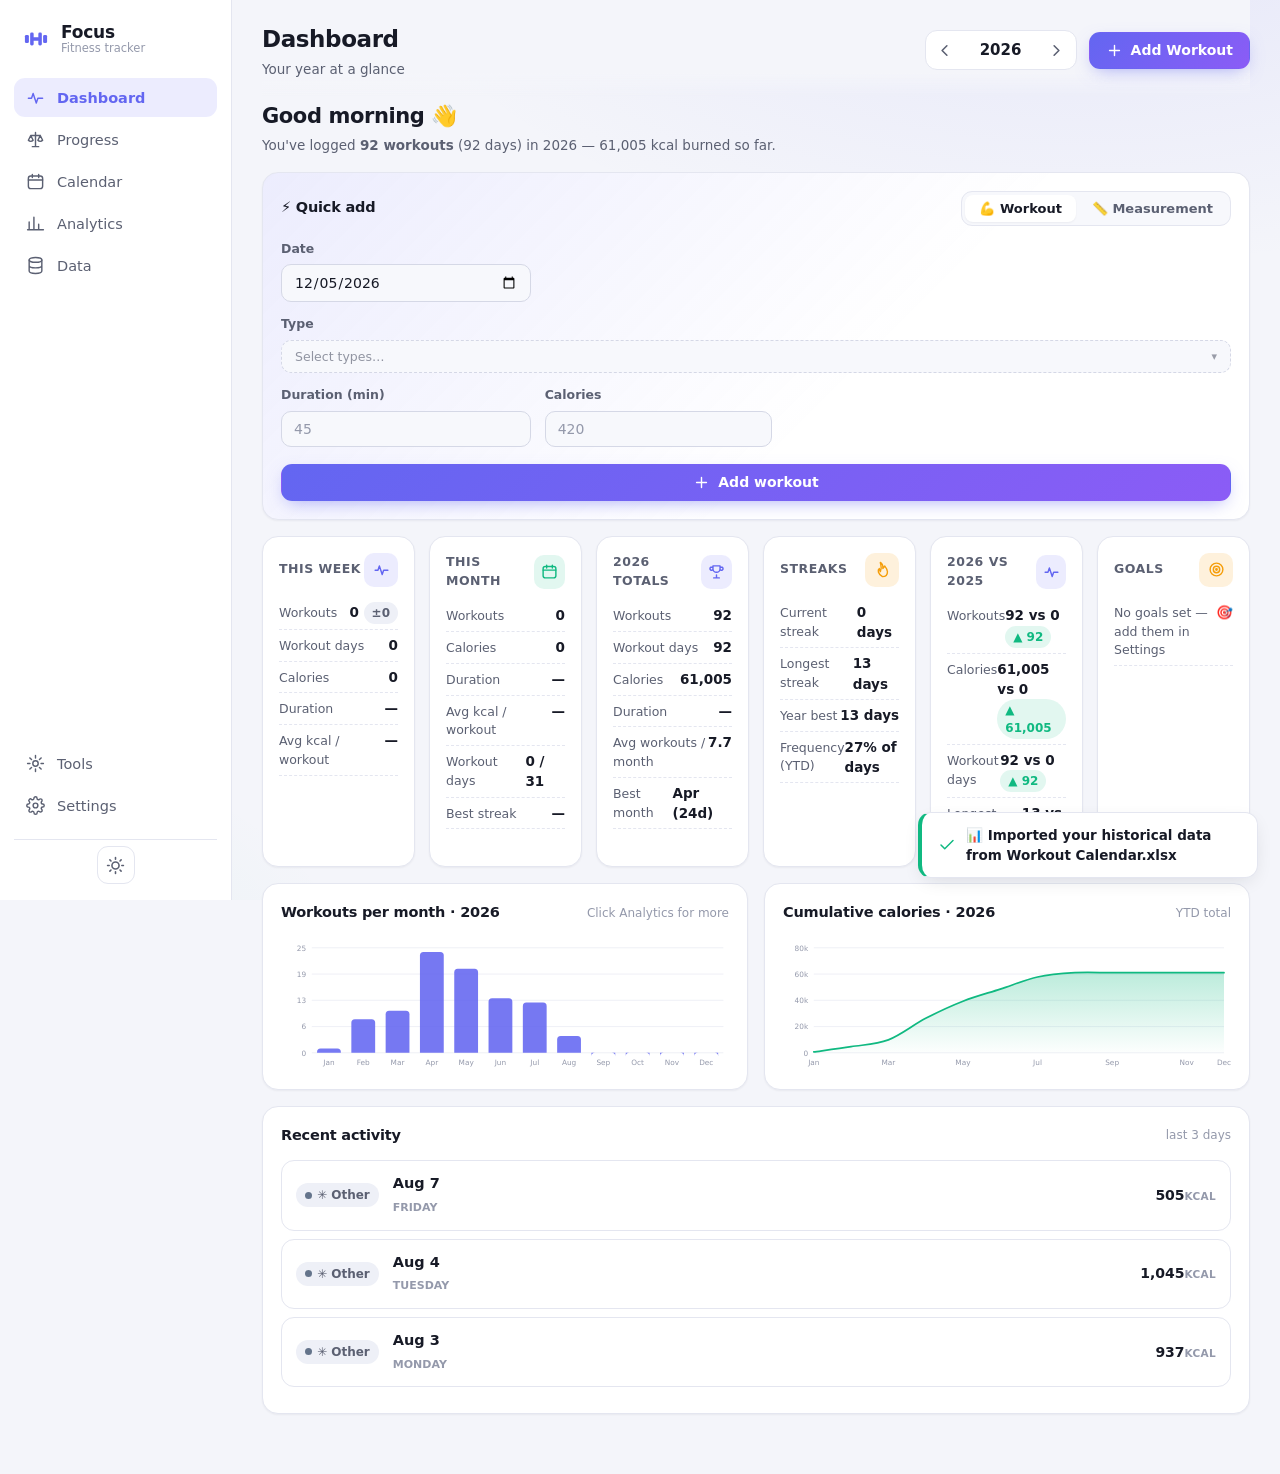
<file: index.html>
<!DOCTYPE html>
<html lang="en">
<head>
<meta charset="UTF-8">
<meta name="viewport" content="width=device-width, initial-scale=1.0">
<title>Focus-Workout-Tracker</title>
<meta name="description" content="Private, offline workout and fitness tracker. Your data never leaves this device.">
<link rel="icon" href="data:image/svg+xml,%3Csvg xmlns='http://www.w3.org/2000/svg' viewBox='0 0 32 32'%3E%3Crect width='32' height='32' rx='8' fill='%236366f1'/%3E%3Cg transform='translate(4 4)' fill='%23fff'%3E%3Crect x='2.5' y='8.5' width='3.4' height='7' rx='1.2'/%3E%3Crect x='18.1' y='8.5' width='3.4' height='7' rx='1.2'/%3E%3Crect x='7' y='6.5' width='3' height='11' rx='1.2'/%3E%3Crect x='14' y='6.5' width='3' height='11' rx='1.2'/%3E%3Crect x='8.5' y='10.6' width='7' height='2.8' rx='1.4'/%3E%3C/g%3E%3C/svg%3E">
<link rel="stylesheet" href="app/app.css">
</head>
<body data-theme="dark">
<div class="app">

  <!-- ============ SIDEBAR ============ -->
  <aside class="sidebar" id="sidebar">
    <div class="brand">
      <span class="brand-logo" aria-hidden="true">
        <svg viewBox="0 0 24 24" width="28" height="28"><rect x="2.5" y="8.5" width="3.4" height="7" rx="1.2" fill="currentColor"/><rect x="18.1" y="8.5" width="3.4" height="7" rx="1.2" fill="currentColor"/><rect x="7" y="6.5" width="3" height="11" rx="1.2" fill="currentColor"/><rect x="14" y="6.5" width="3" height="11" rx="1.2" fill="currentColor"/><rect x="8.5" y="10.6" width="7" height="2.8" rx="1.4" fill="currentColor"/></svg>
      </span>
      <div class="brand-text">
        <strong>Focus</strong>
        <span>Fitness tracker</span>
      </div>
    </div>

    <nav class="nav" aria-label="Main navigation">
      <button class="nav-item is-active" data-view="dashboard">
        <svg viewBox="0 0 24 24" aria-hidden="true"><path d="M3 13h4l2-6 4 12 2-6h6"/></svg>
        <span>Dashboard</span>
      </button>
      <button class="nav-item" data-view="progress">
        <svg viewBox="0 0 24 24" aria-hidden="true"><path d="M12 3v18M8 21h8M6 7h12M6 7l-3 6a4 4 0 0 0 6 0L6 7zM18 7l-3 6a4 4 0 0 0 6 0l-3-6z"/></svg>
        <span>Progress</span>
      </button>
      <button class="nav-item" data-view="calendar">
        <svg viewBox="0 0 24 24" aria-hidden="true"><rect x="3" y="5" width="18" height="16" rx="3"/><path d="M3 10h18M8 3v4M16 3v4"/></svg>
        <span>Calendar</span>
      </button>
      <button class="nav-item" data-view="analytics">
        <svg viewBox="0 0 24 24" aria-hidden="true"><path d="M4 20V10M10 20V4M16 20v-7M22 20H2"/></svg>
        <span>Analytics</span>
      </button>
      <button class="nav-item" data-view="data">
        <svg viewBox="0 0 24 24" aria-hidden="true"><ellipse cx="12" cy="5" rx="8" ry="3"/><path d="M4 5v14c0 1.66 3.58 3 8 3s8-1.34 8-3V5M4 12c0 1.66 3.58 3 8 3s8-1.34 8-3"/></svg>
        <span>Data</span>
      </button>
      <div class="nav-spacer"></div>
      <button class="nav-item" data-view="tools">
        <svg viewBox="0 0 24 24" aria-hidden="true"><circle cx="12" cy="12" r="3.4"/><path d="M12 2v3M12 19v3M4.9 4.9l2.1 2.1M17 17l2.1 2.1M2 12h3M19 12h3M4.9 19.1L7 17M17 7l2.1-2.1"/></svg>
        <span>Tools</span>
      </button>
      <button class="nav-item" data-view="settings">
        <svg viewBox="0 0 24 24" aria-hidden="true"><circle cx="12" cy="12" r="3"/><path d="M19.4 15a1.65 1.65 0 0 0 .33 1.82l.06.06a2 2 0 1 1-2.83 2.83l-.06-.06a1.65 1.65 0 0 0-1.82-.33 1.65 1.65 0 0 0-1 1.51V21a2 2 0 1 1-4 0v-.09A1.65 1.65 0 0 0 9 19.4a1.65 1.65 0 0 0-1.82.33l-.06.06a2 2 0 1 1-2.83-2.83l.06-.06a1.65 1.65 0 0 0 .33-1.82 1.65 1.65 0 0 0-1.51-1H3a2 2 0 1 1 0-4h.09A1.65 1.65 0 0 0 4.6 9a1.65 1.65 0 0 0-.33-1.82l-.06-.06a2 2 0 1 1 2.83-2.83l.06.06a1.65 1.65 0 0 0 1.82.33H9a1.65 1.65 0 0 0 1-1.51V3a2 2 0 1 1 4 0v.09a1.65 1.65 0 0 0 1 1.51 1.65 1.65 0 0 0 1.82-.33l.06-.06a2 2 0 1 1 2.83 2.83l-.06.06a1.65 1.65 0 0 0-.33 1.82V9a1.65 1.65 0 0 0 1.51 1H21a2 2 0 1 1 0 4h-.09a1.65 1.65 0 0 0-1.51 1z"/></svg>
        <span>Settings</span>
      </button>
    </nav>

    <div class="sidebar-foot">
      <button class="icon-btn" id="themeToggle" title="Toggle dark / light mode" aria-label="Toggle dark / light mode">
        <svg class="icon-moon" viewBox="0 0 24 24" aria-hidden="true"><path d="M21 12.8A9 9 0 1 1 11.2 3a7 7 0 0 0 9.8 9.8z"/></svg>
        <svg class="icon-sun" viewBox="0 0 24 24" aria-hidden="true"><circle cx="12" cy="12" r="4.5"/><path d="M12 2v2M12 20v2M4.9 4.9l1.4 1.4M17.7 17.7l1.4 1.4M2 12h2M20 12h2M4.9 19.1l1.4-1.4M17.7 6.3l1.4-1.4"/></svg>
      </button>
    </div>
  </aside>

  <!-- ============ MAIN ============ -->
  <main class="main">
    <header class="topbar">
      <div class="topbar-left">
        <h1 class="page-title" id="pageTitle">Dashboard</h1>
        <p class="page-subtitle" id="pageSubtitle">Your year at a glance</p>
      </div>
      <div class="topbar-right" id="topbarRight">
        <div class="year-picker" role="group" aria-label="Select year">
          <button class="icon-btn" id="yearPrev" title="Previous year" aria-label="Previous year">
            <svg viewBox="0 0 24 24" aria-hidden="true"><path d="M15 18l-6-6 6-6"/></svg>
          </button>
          <select id="yearSelect" class="year-select" aria-label="Select year"></select>
          <button class="icon-btn" id="yearNext" title="Next year" aria-label="Next year">
            <svg viewBox="0 0 24 24" aria-hidden="true"><path d="M9 6l6 6-6 6"/></svg>
          </button>
        </div>
        <button class="btn btn-primary" id="quickAddBtn">
          <svg viewBox="0 0 24 24" aria-hidden="true"><path d="M12 5v14M5 12h14"/></svg>
          <span>Add Workout</span>
        </button>
      </div>
    </header>

    <!-- Dashboard -->
    <section class="view" id="view-dashboard" hidden>
      <div class="dash-greeting" id="dashGreeting"></div>
      <div id="dashGrid"></div>
    </section>

    <!-- Calendar -->
    <section class="view" id="view-calendar" hidden>
      <div class="cal-toolbar">
        <div class="seg" id="calModeSeg" role="group" aria-label="Calendar mode">
          <button class="seg-btn is-active" data-cal-mode="year">Year</button>
          <button class="seg-btn" data-cal-mode="month">Month</button>
        </div>
        <div class="legend" id="calLegend"></div>
      </div>
      <div id="calendarBody"></div>
    </section>

    <!-- Tools -->
    <section class="view" id="view-tools" hidden>
      <div id="toolsBody"></div>
    </section>

    <!-- Progress -->
    <section class="view" id="view-progress" hidden>
      <div class="progress-head" id="progressHead"></div>
      <div class="grid-2">
        <div id="progressChartCard"></div>
        <div id="progressStatsCard"></div>
      </div>
      <div id="progressTable"></div>
    </section>

    <!-- Analytics -->
    <section class="view" id="view-analytics" hidden>
      <div class="analytics-compare" id="analyticsCompare"></div>
      <div id="analyticsCharts"></div>
    </section>

    <!-- Data -->
    <section class="view" id="view-data" hidden>
      <div id="dataBody"></div>
    </section>

    <!-- Settings -->
    <section class="view" id="view-settings" hidden>
      <div id="settingsBody"></div>
    </section>
  </main>
</div>

<!-- ============ MODALS & TOASTS ============ -->
<div class="modal-backdrop" id="modalBackdrop" hidden>
  <div class="modal" id="modal" role="dialog" aria-modal="true" aria-labelledby="modalTitle"></div>
</div>
<div class="toast-region" id="toastRegion" aria-live="polite"></div>
<div class="tooltip" id="chartTooltip" hidden></div>

<script src="app/xlsx.full.min.js"></script>
<script src="app/lib/jspdf.umd.min.js"></script>
<script src="app/seed-data.js"></script>
<script src="app/store.js"></script>
<script src="app/stats.js"></script>
<script src="app/charts.js"></script>
<script src="app/excel.js"></script>
<script src="app/pdf.js"></script>
<script src="app/ui.js"></script>
<script src="app/app.js"></script>
</body>
</html>
</file>
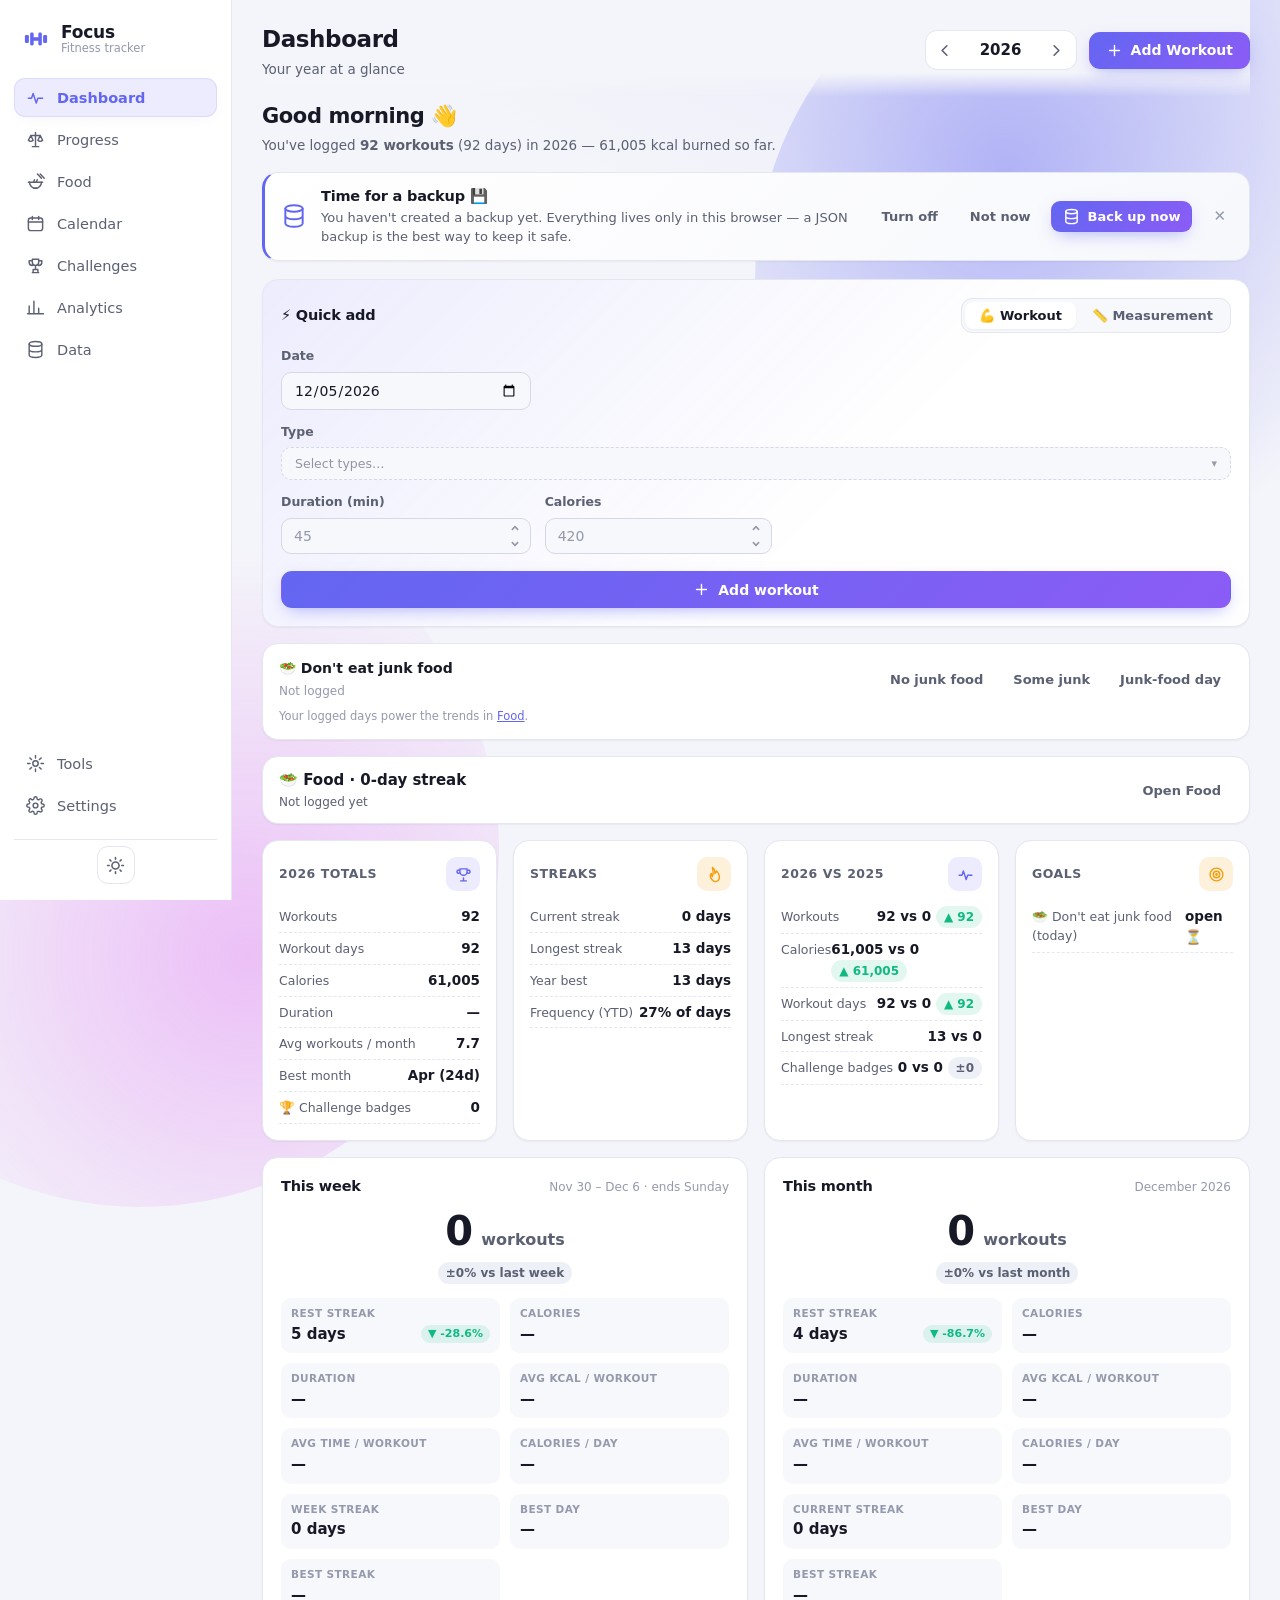
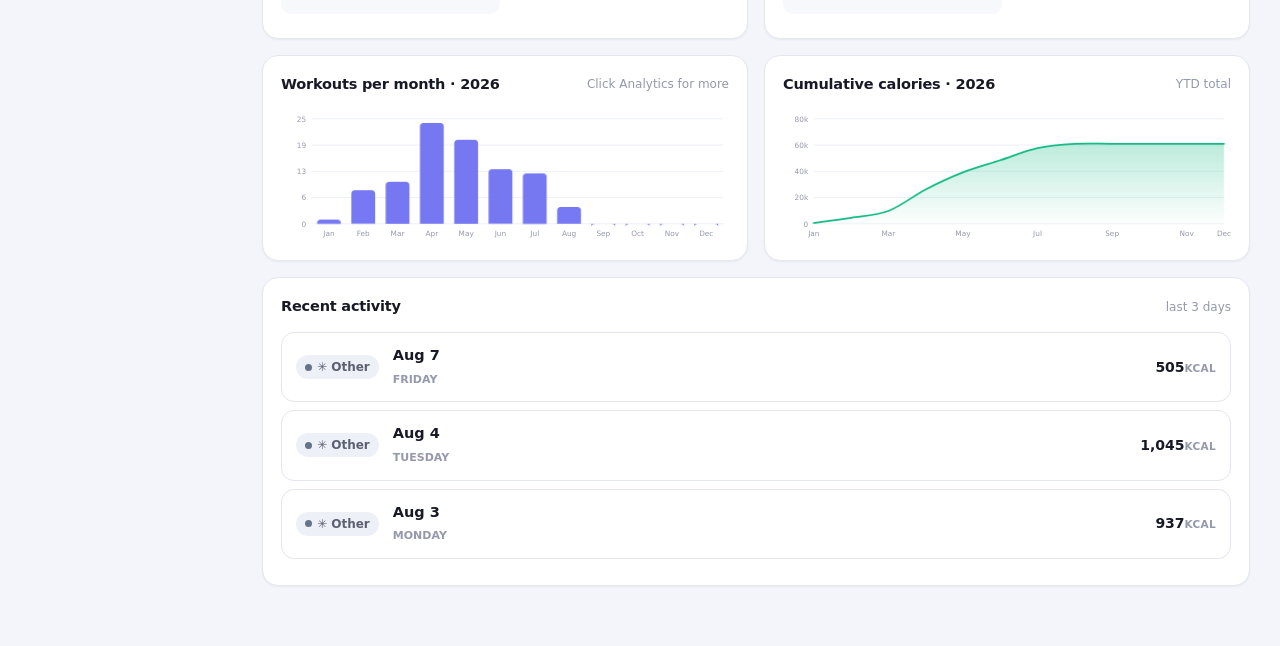
<file: Focus-Workout-Tracker.html>
<!DOCTYPE html>
<html lang="en">
<head>
<meta charset="UTF-8">
<meta name="viewport" content="width=device-width, initial-scale=1.0">
<title>Focus-Workout-Tracker</title>
<meta name="description" content="Private, offline workout and fitness tracker. Your data never leaves this device.">
<link rel="icon" href="app/shortcut-icon.ico">  <link rel="stylesheet" href="app/css/app.css?v=14">
</head>
<body data-theme="dark">
<div class="app">

  <!-- ============ SIDEBAR ============ -->
  <aside class="sidebar" id="sidebar">
    <div class="brand">
      <span class="brand-logo" aria-hidden="true">
        <svg viewBox="0 0 24 24" width="28" height="28"><rect x="2.5" y="8.5" width="3.4" height="7" rx="1.2" fill="currentColor"/><rect x="18.1" y="8.5" width="3.4" height="7" rx="1.2" fill="currentColor"/><rect x="7" y="6.5" width="3" height="11" rx="1.2" fill="currentColor"/><rect x="14" y="6.5" width="3" height="11" rx="1.2" fill="currentColor"/><rect x="8.5" y="10.6" width="7" height="2.8" rx="1.4" fill="currentColor"/></svg>
      </span>
      <div class="brand-text">
        <strong>Focus</strong>
        <span>Fitness tracker</span>
      </div>
    </div>

    <nav class="nav" aria-label="Main navigation">
      <button class="nav-item is-active" data-view="dashboard">
        <svg viewBox="0 0 24 24" aria-hidden="true"><path d="M3 13h4l2-6 4 12 2-6h6"/></svg>
        <span>Dashboard</span>
      </button>
      <button class="nav-item" data-view="progress">
        <svg viewBox="0 0 24 24" aria-hidden="true"><path d="M12 3v18M8 21h8M6 7h12M6 7l-3 6a4 4 0 0 0 6 0L6 7zM18 7l-3 6a4 4 0 0 0 6 0l-3-6z"/></svg>
        <span>Progress</span>
      </button>
      <button class="nav-item" data-view="food">
        <svg viewBox="0 0 24 24" aria-hidden="true"><path d="M3 13h18"/><path d="M4.5 13a7.5 7.5 0 0 0 15 0"/><path d="M10 20.5h4"/><path d="M9.5 13c0-1.6 1.2-1.6 1.2-3.2"/><path d="M13 13c0-1.6 1.2-1.6 1.2-3.2"/><path d="M14.5 2.5l5 5.5"/><path d="M18 2.5l5 5.5"/></svg>
        <span>Food</span>
      </button>
      <button class="nav-item" data-view="calendar">
        <svg viewBox="0 0 24 24" aria-hidden="true"><rect x="3" y="5" width="18" height="16" rx="3"/><path d="M3 10h18M8 3v4M16 3v4"/></svg>
        <span>Calendar</span>
      </button>
      <button class="nav-item" data-view="challenges">
        <svg viewBox="0 0 24 24" aria-hidden="true"><path d="M8 4h8v4a4 4 0 0 1-8 0V4zM8 6H4v2a4 4 0 0 0 4 4M16 6h4v2a4 4 0 0 1-4 4M12 12v5M8 21h8M9 17h6v4H9z"/></svg>
        <span>Challenges</span>
      </button>
      <button class="nav-item" data-view="analytics">
        <svg viewBox="0 0 24 24" aria-hidden="true"><path d="M4 20V10M10 20V4M16 20v-7M22 20H2"/></svg>
        <span>Analytics</span>
      </button>
      <button class="nav-item" data-view="data">
        <svg viewBox="0 0 24 24" aria-hidden="true"><ellipse cx="12" cy="5" rx="8" ry="3"/><path d="M4 5v14c0 1.66 3.58 3 8 3s8-1.34 8-3V5M4 12c0 1.66 3.58 3 8 3s8-1.34 8-3"/></svg>
        <span>Data</span>
      </button>
      <div class="nav-spacer"></div>
      <button class="nav-item" data-view="tools">
        <svg viewBox="0 0 24 24" aria-hidden="true"><circle cx="12" cy="12" r="3.4"/><path d="M12 2v3M12 19v3M4.9 4.9l2.1 2.1M17 17l2.1 2.1M2 12h3M19 12h3M4.9 19.1L7 17M17 7l2.1-2.1"/></svg>
        <span>Tools</span>
      </button>
      <button class="nav-item" data-view="settings">
        <svg viewBox="0 0 24 24" aria-hidden="true"><circle cx="12" cy="12" r="3"/><path d="M19.4 15a1.65 1.65 0 0 0 .33 1.82l.06.06a2 2 0 1 1-2.83 2.83l-.06-.06a1.65 1.65 0 0 0-1.82-.33 1.65 1.65 0 0 0-1 1.51V21a2 2 0 1 1-4 0v-.09A1.65 1.65 0 0 0 9 19.4a1.65 1.65 0 0 0-1.82.33l-.06.06a2 2 0 1 1-2.83-2.83l.06-.06a1.65 1.65 0 0 0 .33-1.82 1.65 1.65 0 0 0-1.51-1H3a2 2 0 1 1 0-4h.09A1.65 1.65 0 0 0 4.6 9a1.65 1.65 0 0 0-.33-1.82l-.06-.06a2 2 0 1 1 2.83-2.83l.06.06a1.65 1.65 0 0 0 1.82.33H9a1.65 1.65 0 0 0 1-1.51V3a2 2 0 1 1 4 0v.09a1.65 1.65 0 0 0 1 1.51 1.65 1.65 0 0 0 1.82-.33l.06-.06a2 2 0 1 1 2.83 2.83l-.06.06a1.65 1.65 0 0 0-.33 1.82V9a1.65 1.65 0 0 0 1.51 1H21a2 2 0 1 1 0 4h-.09a1.65 1.65 0 0 0-1.51 1z"/></svg>
        <span>Settings</span>
      </button>
    </nav>

    <div class="sidebar-foot">
      <button class="icon-btn" id="themeToggle" title="Toggle dark / light mode" aria-label="Toggle dark / light mode">
        <svg class="icon-moon" viewBox="0 0 24 24" aria-hidden="true"><path d="M21 12.8A9 9 0 1 1 11.2 3a7 7 0 0 0 9.8 9.8z"/></svg>
        <svg class="icon-sun" viewBox="0 0 24 24" aria-hidden="true"><circle cx="12" cy="12" r="4.5"/><path d="M12 2v2M12 20v2M4.9 4.9l1.4 1.4M17.7 17.7l1.4 1.4M2 12h2M20 12h2M4.9 19.1l1.4-1.4M17.7 6.3l1.4-1.4"/></svg>
      </button>
    </div>
  </aside>

  <!-- ============ MAIN ============ -->
  <main class="main">
    <header class="topbar">
      <div class="topbar-left">
        <h1 class="page-title" id="pageTitle">Dashboard</h1>
        <p class="page-subtitle" id="pageSubtitle">Your year at a glance</p>
      </div>
      <div class="topbar-right" id="topbarRight">
        <div class="year-picker" role="group" aria-label="Select year">
          <button class="icon-btn" id="yearPrev" title="Previous year" aria-label="Previous year">
            <svg viewBox="0 0 24 24" aria-hidden="true"><path d="M15 18l-6-6 6-6"/></svg>
          </button>
          <select id="yearSelect" class="year-select" aria-label="Select year"></select>
          <button class="icon-btn" id="yearNext" title="Next year" aria-label="Next year">
            <svg viewBox="0 0 24 24" aria-hidden="true"><path d="M9 6l6 6-6 6"/></svg>
          </button>
        </div>
        <button class="btn btn-primary" id="quickAddBtn">
          <svg viewBox="0 0 24 24" aria-hidden="true"><path d="M12 5v14M5 12h14"/></svg>
          <span>Add Workout</span>
        </button>
      </div>
    </header>

    <!-- Dashboard -->
    <section class="view" id="view-dashboard" hidden>
      <div class="dash-greeting" id="dashGreeting"></div>
      <div id="backupBanner"></div>
      <div id="dashGrid"></div>
    </section>

    <!-- Calendar -->
    <section class="view" id="view-calendar" hidden>
      <div class="cal-toolbar">
        <div class="seg" id="calModeSeg" role="group" aria-label="Calendar mode">
          <button class="seg-btn is-active" data-cal-mode="year">Year</button>
          <button class="seg-btn" data-cal-mode="month">Month</button>
        </div>
        <div class="legend" id="calLegend"></div>
      </div>
      <div id="calendarBody"></div>
    </section>

    <!-- Challenges -->
    <section class="view" id="view-challenges" hidden><div id="challengesBody"></div></section>

    <!-- Food -->
    <section class="view" id="view-food" hidden><div id="foodBody"></div></section>

    <!-- Tools -->
    <section class="view" id="view-tools" hidden>
      <div id="toolsBody"></div>
    </section>

    <!-- Progress -->
    <section class="view" id="view-progress" hidden>
      <div class="progress-head" id="progressHead"></div>
      <div class="grid-2 progress-grid">
        <div class="progress-left">
          <div id="progressChartCard"></div>
          <div id="progressCompCard"></div>
        </div>
        <div id="progressStatsCard"></div>
      </div>
      <div id="progressTable"></div>
    </section>

    <!-- Analytics -->
    <section class="view" id="view-analytics" hidden>
      <div class="analytics-compare" id="analyticsCompare"></div>
      <div id="analyticsCharts"></div>
    </section>

    <!-- Data -->
    <section class="view" id="view-data" hidden>
      <div id="dataBody"></div>
    </section>

    <!-- Settings -->
    <section class="view" id="view-settings" hidden>
      <div id="settingsBody"></div>
    </section>
  </main>
</div>

<!-- ============ MODALS & TOASTS ============ -->
<div class="modal-backdrop" id="modalBackdrop" hidden>
  <div class="modal" id="modal" role="dialog" aria-modal="true" aria-labelledby="modalTitle"></div>
</div>
<div class="toast-region" id="toastRegion" aria-live="polite"></div>
<div class="tooltip" id="chartTooltip" hidden></div>  <script src="app/lib/xlsx.full.min.js"></script>
  <script src="app/lib/jspdf.umd.min.js"></script>
  <script src="app/lib/fonts/fonts.js"></script>
  <script src="app/js/version.js?v=2"></script>
  <script src="app/js/seed-data.js"></script>
  <script src="app/js/store.js?v=12"></script>
  <script src="app/js/stats.js?v=11"></script>
  <script src="app/js/foodEngine.js?v=2"></script>
  <script src="app/js/progressEngine.js?v=3"></script>
  <script src="app/js/charts.js?v=12"></script>
  <script src="app/js/excel.js"></script>
  <script src="app/js/pdf.js"></script>
  <script src="app/js/ui.js?v=23"></script>
  <script src="app/js/app.js?v=15"></script>
</body>
</html>
</file>
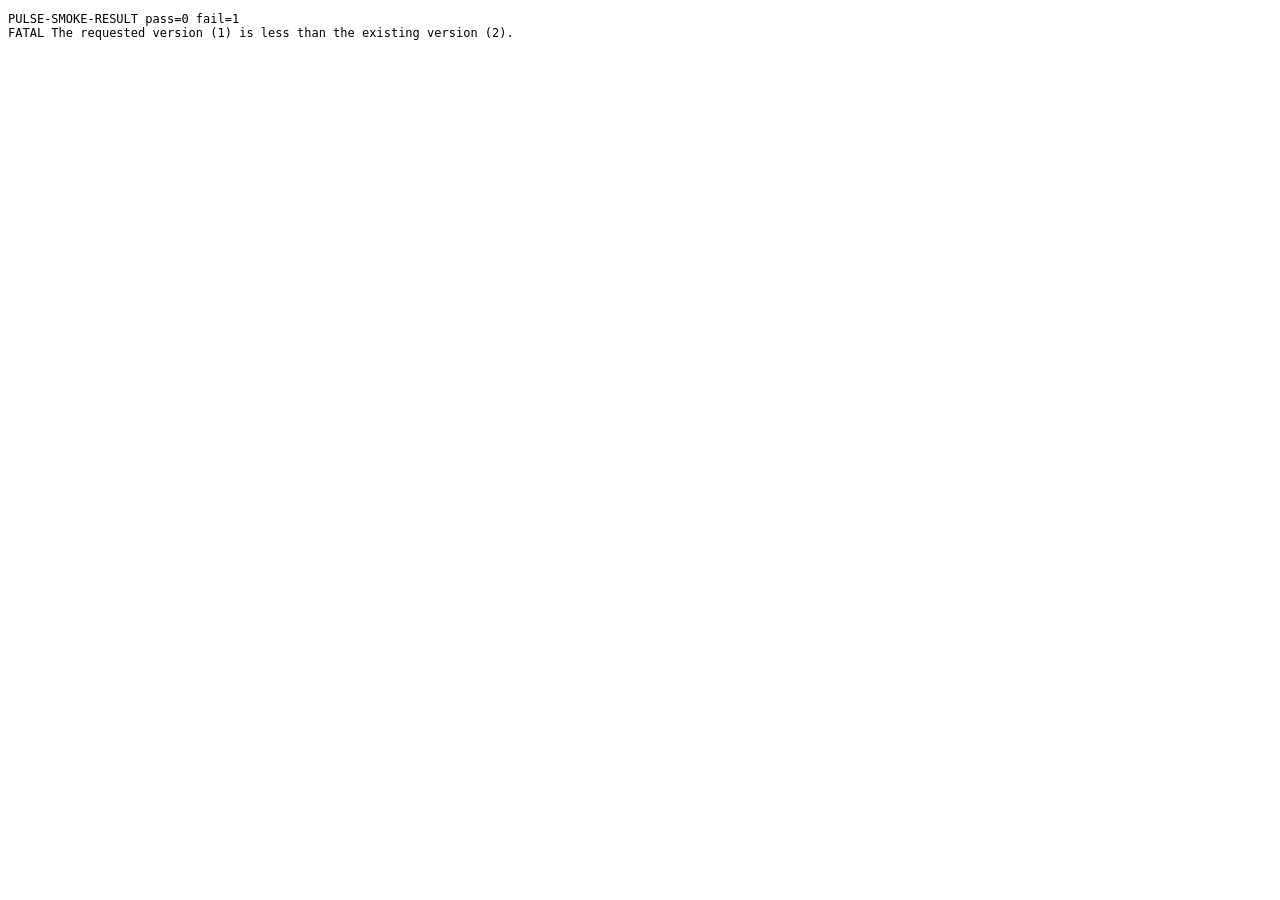
<file: app/smoke-test.html>
<!DOCTYPE html>
<html lang="en">
<head>
<meta charset="UTF-8">
<title>Focus smoke test</title>
</head>
<body style="font-family:monospace;font-size:12px">
<pre id="out">running…</pre>
<script src="xlsx.full.min.js"></script>
<script src="lib/jspdf.umd.min.js"></script>
<script src="lib/fonts/fonts.js"></script>
<script src="seed-data.js"></script>
<script src="store.js"></script>
<script src="stats.js"></script>
<script src="charts.js"></script>
<script src="excel.js"></script>
<script src="pdf.js"></script>
<script src="ui.js"></script>
<script>
// NOTE: app.js is intentionally excluded (it boots the UI); core logic is tested here.
const out = document.getElementById("out");
let pass = 0, fail = 0;
const lines = [];
function ok(name, cond, extra) {
  if (cond) { pass++; lines.push("PASS  " + name); }
  else { fail++; lines.push("FAIL  " + name + (extra ? "  -> " + extra : "")); }
}
function dump() {
  out.textContent = "PULSE-SMOKE-RESULT pass=" + pass + " fail=" + fail + "\n" + lines.join("\n");
}

(async function run() {
  try {
    const S = Focus.Stats;
    // --- store init + seed ---
    await Focus.Store.init();
    const seeded = await Focus.Store.seedIfNeeded();
    ok("seed loads 92 workouts", Focus.Store.workouts.length === 92, "got " + Focus.Store.workouts.length);
    ok("seed loads 58 measurements", Focus.Store.measurements.length === 58, "got " + Focus.Store.measurements.length);
    const seeded2 = await Focus.Store.seedIfNeeded();
    ok("seed was not re-imported on 2nd call", seeded2.loaded === false && (seeded2.reason === "already-seeded" || seeded2.added === 0), JSON.stringify(seeded2));

    // --- yearly totals vs spreadsheet summary ---
    const ys = S.yearlyStats(Focus.Store.workouts, 2026);
    ok("yearly workouts = 92", ys.workouts === 92, "got " + ys.workouts);
    ok("yearly calories = 61005", ys.calories === 61005, "got " + ys.calories);
    ok("workout days = 92", ys.days === 92, "got " + ys.days);
    ok("best month = April", ys.bestMonth && ys.bestMonth.label === "Apr", ys.bestMonth && ys.bestMonth.label);
    const apr = S.monthlyStats(Focus.Store.workouts, 2026)[3];
    ok("April: 24 days / 16404 kcal", apr.days === 24 && apr.calories === 16404, JSON.stringify(apr));

    // --- streaks ---
    const st = S.streaks(Focus.Store.workouts, "2026-08-07");
    // 2026-08-02,03,04 then 07: streak from 07 backwards = 1 (07 only)
    ok("current streak on Aug 7 = 1", st.current === 1, "got " + st.current);
    const st2 = S.streaks(Focus.Store.workouts, "2026-05-30");
    // 2026-05-28,29,30 -> 3
    ok("streak ending May 30 = 3", st2.current === 3, "got " + st2.current);
    // April 3-15 had a long run: Apr 3,4,5,6,7,8,9,10,11,12,13,14,15 = 13
    const aprDays = new Set(Focus.Store.workouts.filter((w) => w.date.slice(0,7) === "2026-04").map((w) => w.date));
    ok("longest streak in April = 13", S.longestStreakInSet(aprDays) === 13, "got " + S.longestStreakInSet(aprDays));

    // --- compareYears ---
    const cmp = S.compareYears(Focus.Store.workouts, 2026, 2025);
    ok("compare: 2026 workouts=92, 2025=0", cmp.totals.workouts.a === 92 && cmp.totals.workouts.b === 0, JSON.stringify(cmp.totals.workouts));

    // --- measurement stats ---
    const mstats = S.measurementStats(Focus.Store.measurements);
    const weight = mstats.find((m) => m.type === "Weight");
    ok("weight count=29", weight.count === 29, "got " + weight.count);
    ok("weight first=158.5 latest=149.2 change=-9.3", weight.first.value === 158.5 && weight.latest.value === 149.2 && Math.abs(weight.change - (-9.3)) < 0.001, JSON.stringify({f: weight.first.value, l: weight.latest.value, c: weight.change}));
    ok("waist trend down", mstats.find((m) => m.type === "Waist").trend === "down");

    // --- body composition engine ---
    ok("calcBMI 175cm/70kg", Math.abs(S.calcBMI(175, 70) - 22.857) < 0.01, "got " + S.calcBMI(175, 70));
    ok("calcBMI null when height missing", S.calcBMI(null, 70) === null && S.calcBMI(175, 0) === null);
    ok("bmiCategory 22.9 = Normal weight", S.bmiCategory(22.857).label === "Normal weight" && S.bmiCategory(22.857).cls === "ok");
    ok("bmiCategory 32.7 = Obesity class I", S.bmiCategory(32.65).label === "Obesity class I" && S.bmiCategory(32.65).desc.includes("30 – 35"));
    // U.S. Navy known examples (all in inches: 70/15/32 male -> ~13.4%, 64/12/27/36 female -> ~23.8%)
    const navyMale = S.calcNavyBodyFat("male", 70 * 2.54, 15 * 2.54, 32 * 2.54);
    ok("navy male 70-15-32in ≈ 13.4%", navyMale != null && Math.abs(navyMale - 13.35) < 0.1, "got " + navyMale);
    const navyFemale = S.calcNavyBodyFat("female", 64 * 2.54, 12 * 2.54, 27 * 2.54, 36 * 2.54);
    ok("navy female 64-12-27-36in ≈ 23.8%", navyFemale != null && Math.abs(navyFemale - 23.85) < 0.1, "got " + navyFemale);
    ok("navy male needs Neck+Waist", JSON.stringify(S.navyNeeds("male")) === JSON.stringify(["Neck", "Waist"]));
    ok("navy female needs Neck+Waist+Hips", JSON.stringify(S.navyNeeds("female")) === JSON.stringify(["Neck", "Waist", "Hips"]));
    ok("navy rejects waist <= neck", S.calcNavyBodyFat("male", 175, 40, 35) === null);
    ok("navy rejects missing hips (female)", S.calcNavyBodyFat("female", 163, 33, 71, null) === null);
    ok("navy rejects implausible height", S.calcNavyBodyFat("male", 1750, 38, 80) === null);
    ok("unit conversions in/cm and kg/lb", S.toCm(1, "in") === 2.54 && S.toCm(1, "m") === 100 && S.toCm(1, "mm") === 0.1 && Math.abs(S.toKg(1, "lb") - 0.45359237) < 1e-9 && Math.abs(S.convertTo(1, "lb", "kg") - 0.45359237) < 1e-9 && Math.abs(S.convertTo(2.54, "cm", "in") - 1) < 1e-9);
    ok("latestOfType picks newest by date", S.latestOfType(Focus.Store.measurements, "Weight").value === 149.2, "got " + S.latestOfType(Focus.Store.measurements, "Weight").value);
    ok("bodyComp: 22.3/12% male = Athletic / Lean", S.bodyCompClass("male", 22.3, 12).label === "Athletic / Lean", S.bodyCompClass("male", 22.3, 12).label);
    ok("bodyComp: 27.1/13% male = Very Athletic / Muscular", S.bodyCompClass("male", 27.1, 13).label === "Very Athletic / Muscular", S.bodyCompClass("male", 27.1, 13).label);
    ok("bodyComp: 22/15% male = Fit / Fitness", S.bodyCompClass("male", 22, 15).label === "Fit / Fitness");
    ok("bodyComp: 24/28% female = Normal / Healthy", S.bodyCompClass("female", 24, 28).label === "Normal / Healthy");
    ok("bodyComp: 32/25% male = Slightly High", S.bodyCompClass("male", 32, 25).label === "Slightly High");
    ok("bodyComp: 32/33% male = High", S.bodyCompClass("male", 32, 33).label === "High");
    ok("bodyComp: 30/40% male = Very High", S.bodyCompClass("male", 30, 40).label === "Very High");
    ok("bodyComp: 26/40% female = High", S.bodyCompClass("female", 26, 40).label === "High");
    ok("bfInfoRanges male starts with Essential fat 2-5%", S.bfInfoRanges("male")[0].label === "Essential fat" && S.bfInfoRanges("male")[0].range === "2 – 5%");
    ok("bfInfoRanges female has 7 rows", S.bfInfoRanges("female").length === 7);

    // --- CRUD ---
    const w = await Focus.Store.addWorkout({ date: "2026-08-08", type: "Walking", duration: 30, calories: 150 });
    ok("addWorkout returns id", !!w.id && Focus.Store.workouts.length === 93);
    await Focus.Store.updateWorkout(w.id, { calories: 200 });
    ok("updateWorkout persists calories", Focus.Store.workouts.find((x) => x.id === w.id).calories === 200);
    await Focus.Store.deleteWorkout(w.id);
    ok("deleteWorkout removes", Focus.Store.workouts.length === 92);
    const m = await Focus.Store.addMeasurement({ date: "2026-08-08", type: "Chest", value: 101, unit: "cm" });
    await Focus.Store.deleteMeasurement(m.id);
    ok("measurement add+delete", Focus.Store.measurements.length === 58);

    // --- dedup import (re-import seed) ---
    const dup = await Focus.Store.importRecords(FocusSeed.workouts, FocusSeed.measurements);
    ok("re-import seed: 0 added", dup.added === 0, "added=" + dup.added + " skipped=" + dup.skipped);
    ok("re-import seed: 150 skipped", dup.skipped === 150, "skipped=" + dup.skipped);

    // --- normalization ---
    const nw = Focus.Store.normalizeWorkoutRow({ date: "8/7/2026", type: "Run", duration: -5 });
    ok("invalid negative duration rejected", nw === null);
    const nw2 = Focus.Store.normalizeWorkoutRow({ date: "2026-12-31", type: "", calories: "250" });
    ok("empty type defaults to Other", nw2 && nw2.type === "Other" && nw2.calories === 250);
    ok("dd/mm/yyyy parsed", Focus.Store.normalizeWorkoutRow({ date: "15/01/2026" }) && Focus.Store.normalizeWorkoutRow({ date: "15/01/2026" }).date === "2026-01-15");
    ok("excel serial date parsed", Focus.Store.normalizeWorkoutRow({ date: 45629 }) && Focus.Store.normalizeWorkoutRow({ date: 45629 }).date === "2024-12-03");
    ok("blank measurement value rejected (not 0)", Focus.Store.normalizeMeasurementRow({ date: "2026-01-01", type: "Weight", value: "" }) === null);
    ok("ids are trimmed on import", Focus.Store.normalizeWorkoutRow({ id: "  id-x  ", date: "2026-01-01" }).id === "id-x");

    // --- multi-type workouts ---
    ok("normalizeTypes dedupes + trims", Focus.Store.normalizeTypes(" Back,Biceps , Back ") === "Back, Biceps", JSON.stringify(Focus.Store.normalizeTypes(" Back,Biceps , Back ")));
    ok("normalizeTypes empty -> empty", Focus.Store.normalizeTypes("") === "" && Focus.Store.normalizeTypes(null) === "");
    const mtw = await Focus.Store.addWorkout({ date: "2026-09-10", type: "Back, Biceps", duration: 50, calories: 400 });
    ok("multi-type workout stored as 'Back, Biceps'", mtw.type === "Back, Biceps", JSON.stringify(mtw.type));
    const tbMulti = S.typeBreakdown(Focus.Store.workouts, 2026);
    const backRow = tbMulti.find((t) => t.type === "Back");
    const bicepsRow = tbMulti.find((t) => t.type === "Biceps");
    ok("typeBreakdown splits multi-type", backRow && backRow.count === 1 && bicepsRow && bicepsRow.count === 1, JSON.stringify(tbMulti.filter((t) => ["Back", "Biceps"].indexOf(t.type) >= 0)));
    ok("normalizeWorkoutRow keeps multi-type", Focus.Store.normalizeWorkoutRow({ date: "2026-09-10", type: "Back, Biceps" }).type === "Back, Biceps");
    const planMulti = Focus.Store.planImport([{ date: "2026-09-11", type: "Chest, Triceps", duration: 40, calories: 350 }], []);
    ok("planImport: multi-type new row is added", planMulti.workouts.added.length === 1, JSON.stringify(planMulti));
    await Focus.Store.importRecords([{ date: "2026-09-11", type: "Chest, Triceps", duration: 40, calories: 350 }], []);
    const multiRec = Focus.Store.workouts.find((x) => x.date === "2026-09-11");
    ok("import stores multi-type normalized", multiRec && multiRec.type === "Chest, Triceps", JSON.stringify(multiRec));
    const dupMulti = await Focus.Store.importRecords([{ date: "2026-09-11", type: "Chest, Triceps", duration: 40, calories: 350 }], []);
    ok("multi-type re-import is a clean skip (no duplicates)", dupMulti.added === 0 && dupMulti.skipped === 1, JSON.stringify(dupMulti));
    // full Excel round-trip for a multi-type record: export -> parse -> re-plan
    const blobMulti = Focus.Excel.exportExcel();
    const bufMulti = await blobMulti.arrayBuffer();
    const parsedMulti = Focus.Excel.parseWorkbook(bufMulti);
    const multiRow = parsedMulti.workouts.find((r) => r.date === "2026-09-10");
    ok("excel round-trip keeps multi-type type", multiRow && multiRow.type === "Back, Biceps", JSON.stringify(multiRow));
    const planMultiRT = Focus.Store.planImport(parsedMulti.workouts, parsedMulti.measurements);
    ok("multi-type export->reimport: 94 skipped, 0 added", planMultiRT.workouts.skipped === 94 && planMultiRT.workouts.added.length === 0 && planMultiRT.workouts.updated.length === 0, JSON.stringify(planMultiRT.workouts));
    ok("normalizeTypes sorts (reordered edit matches)", Focus.Store.normalizeTypes("Biceps, Back") === "Back, Biceps", Focus.Store.normalizeTypes("Biceps, Back"));
    await Focus.Store.deleteWorkout(mtw.id);
    await Focus.Store.deleteWorkout(multiRec.id);
    ok("multi-type cleanup back to 92", Focus.Store.workouts.length === 92);

    // --- Excel export round-trip ---
    const blob = Focus.Excel.exportExcel();
    const buf = await blob.arrayBuffer();
    const parsed = Focus.Excel.parseWorkbook(buf);
    ok("excel round-trip: 92 workouts", parsed.workouts.length === 92, "got " + parsed.workouts.length);
    ok("excel round-trip: 58 measurements", parsed.measurements.length === 58, "got " + parsed.measurements.length);
    ok("excel round-trip: first date preserved", parsed.workouts[0] && parsed.workouts[0].date === "2026-01-07", JSON.stringify(parsed.workouts[0]));

    // ---------- redesigned workbook structure ----------
    const blobN = Focus.Excel.exportExcel();
    const bufN = await blobN.arrayBuffer();
    const wbN = XLSX.read(bufN, { type: "array", cellDates: true });
    const expectSheets = ["Overview", "Workouts", "Measurements", "Monthly Summary", "Yearly Summary", "Analytics", "_AppData"];
    ok("workbook has 7 sheets in order", JSON.stringify(wbN.SheetNames) === JSON.stringify(expectSheets), JSON.stringify(wbN.SheetNames));
    ok("_AppData is the last sheet", wbN.SheetNames[wbN.SheetNames.length - 1] === "_AppData");
    ok("_AppData declares a schema version", String(XLSX.utils.sheet_to_json(wbN.Sheets["_AppData"], { header: 1 })[2][0]).includes("Schema Version"), "meta row");

    const anAoa = XLSX.utils.sheet_to_json(wbN.Sheets["Analytics"], { header: 1, defval: null });
    const tbIdx = anAoa.findIndex((r) => r[0] && String(r[0]).includes("Workout type distribution"));
    const otherRow = tbIdx >= 0 ? anAoa[tbIdx + 2] : null;
    ok("analytics type distribution shows Other with count 92", otherRow && otherRow[0] === "Other" && otherRow[1] === 92, JSON.stringify(otherRow));

    const wkRows = XLSX.utils.sheet_to_json(wbN.Sheets["Workouts"], { defval: null, raw: true });
    const wkKeys = Object.keys(wkRows[0]).map((k) => String(k).toLowerCase());
    ok("Workouts sheet has no ID column", !wkKeys.includes("id"), wkKeys.join(","));
    ok("Workouts sheet has no Created At / Updated At", !wkKeys.some((k) => k.includes("created") || k.includes("updated")), wkKeys.join(","));
    ok("Workouts sheet is exactly Date/Type/Duration/Calories/Notes", wkKeys.join(",") === "date,workout type,duration (min),calories,notes", wkKeys.join(","));

    // ---------- full field-fidelity round trip via _AppData ----------
    const snapshot = Focus.Store.exportBackup();
    const parsedN = Focus.Excel.parseWorkbook(bufN);
    ok("parse detects appdata source", parsedN.source === "appdata", parsedN.source);
    ok("appdata parse: 92 workouts + 58 measurements", parsedN.workouts.length === 92 && parsedN.measurements.length === 58, parsedN.workouts.length + "/" + parsedN.measurements.length);
    ok("appdata meta reports schema 1.0", parsedN.meta && parsedN.meta.schemaVersion === "1.0", JSON.stringify(parsedN.meta));

    const deepEq = (a, b) => JSON.stringify(a) === JSON.stringify(b);
    const wFields = (w) => ({ id: w.id, date: w.date, type: w.type, duration: w.duration, calories: w.calories, notes: w.notes, createdAt: w.createdAt, updatedAt: w.updatedAt });
    const mFields = (m) => ({ id: m.id, date: m.date, type: m.type, value: m.value, unit: m.unit, notes: m.notes, createdAt: m.createdAt, updatedAt: m.updatedAt });
    const byId = (arr) => arr.slice().sort((a, b) => a.id < b.id ? -1 : a.id > b.id ? 1 : 0);
    const snapW = byId(snapshot.workouts).map(wFields);
    const parsedW = byId(parsedN.workouts).map(wFields);
    const snapM = byId(snapshot.measurements).map(mFields);
    const parsedM = byId(parsedN.measurements).map(mFields);
    ok("every workout field survives export (id,date,type,dur,cal,notes,created,updated)", deepEq(snapW, parsedW), "workout mismatch");
    ok("every measurement field survives export", deepEq(snapM, parsedM), "measurement mismatch");
    const ids = parsedN.workouts.map((w) => w.id);
    ok("no duplicate workout IDs in _AppData", new Set(ids).size === ids.length);

    // restore round-trip: wipe + re-import parsed rows -> identical state
    await Focus.Store.resetAll();
    const rt = await Focus.Store.importRecords(parsedN.workouts, parsedN.measurements);
    ok("round-trip restore adds all 150 records", rt.added === 150, "added=" + rt.added);
    ok("restored workouts identical to original", deepEq(snapW, byId(Focus.Store.workouts).map(wFields)));
    ok("restored measurements identical to original", deepEq(snapM, byId(Focus.Store.measurements).map(mFields)));
    ok("createdAt/updatedAt preserved on restore", byId(Focus.Store.workouts).every((w) => snapshot.workouts.some((s) => s.id === w.id && s.createdAt === w.createdAt && s.updatedAt === w.updatedAt)));

    // same file imported twice -> zero duplicates
    const dup2 = await Focus.Store.importRecords(parsedN.workouts, parsedN.measurements);
    ok("duplicate import creates 0 duplicates", dup2.added === 0 && dup2.updated === 0 && dup2.skipped === 150, "added=" + dup2.added);

    // human edit (no ID): changing Calories in the Workouts sheet updates the right record
    const hw = Focus.Excel.mapWorkoutRow(wkRows[0]);
    const origCal = hw.calories;
    const editedCal = origCal == null ? 100 : origCal + 50;
    const planEdit = Focus.Store.planImport([{ ...hw, calories: editedCal }], []);
    ok("human calories edit plans as a single update", planEdit.workouts.updated.length === 1 && planEdit.workouts.added.length === 0, JSON.stringify(planEdit.totals));
    await Focus.Store.importRecords([{ ...hw, calories: editedCal }], []);
    const found = Focus.Store.workouts.find((w) => w.date === hw.date && w.type === hw.type && w.duration === hw.duration);
    ok("edited calories landed on the matching record", found && found.calories === editedCal, found && String(found.calories));
    await Focus.Store.importRecords([{ ...hw, calories: origCal }], []);
    ok("re-import of the original value restores it", (Focus.Store.workouts.find((w) => w.date === hw.date && w.type === hw.type && w.duration === hw.duration) || {}).calories === origCal);

    // brand-new human row (no ID) -> created
    const planNew = Focus.Store.planImport([{ date: "2026-09-01", type: "Run", duration: 30, calories: 320, notes: "brand new" }], []);
    ok("new row without id plans as add", planNew.workouts.added.length === 1 && planNew.totals.added === 1, JSON.stringify(planNew.totals));
    await Focus.Store.importRecords([{ date: "2026-09-01", type: "Run", duration: 30, calories: 320, notes: "brand new" }], []);
    ok("new row actually created", Focus.Store.workouts.some((w) => w.notes === "brand new"));

    // multiple workouts on the same day stay independent records
    const fresh = "2026-09-05";
    await Focus.Store.importRecords([
      { date: fresh, type: "Strength", duration: 45, calories: 400 },
      { date: fresh, type: "Walking", duration: 30, calories: 150 }
    ], []);
    const sameDay = Focus.Store.workouts.filter((w) => w.date === fresh);
    ok("two same-day workouts are separate records", sameDay.length === 2 && sameDay[0].id !== sameDay[1].id, "n=" + sameDay.length);

    // decimal measurement round-trip stays exact
    const dm = await Focus.Store.addMeasurement({ date: "2026-06-15", type: "Weight", value: 158.5, unit: "lb" });
    ok("decimal measurement stored exactly", Focus.Store.measurements.find((m) => m.id === dm.id).value === 158.5);
    await Focus.Store.deleteMeasurement(dm.id);

    // CSV exports
    const csvW = await Focus.Excel.exportCsv("workouts").text();
    ok("workouts CSV header", csvW.includes("Workout Type") && csvW.includes("Calories"));
    const csvM = await Focus.Excel.exportCsv("measurements").text();
    ok("measurements CSV header", csvM.includes("Measurement") && csvM.includes("Value"));

    // PDF report builds locally (bundled jsPDF), with and without comparison
    if (window.jspdf && window.jspdf.jsPDF) {
      const pdf = Focus.Pdf.exportPdf({ year: 2026 });
      ok("pdf report builds locally", pdf.blob && pdf.blob.size > 1000, "size=" + (pdf.blob && pdf.blob.size));
      ok("pdf filename for single year", pdf.filename === "focus-report-2026.pdf", pdf.filename);
      await Focus.Store.addWorkout({ date: "2025-03-15", type: "Other", calories: 500 });
      const pdfC = Focus.Pdf.exportPdf({ year: 2026, compareYear: 2025 });
      ok("pdf with comparison builds", pdfC.blob && pdfC.blob.size > 1000, "size=" + (pdfC.blob && pdfC.blob.size));
      ok("pdf filename includes comparison year", pdfC.filename === "focus-report-2026-vs-2025.pdf", pdfC.filename);
      const w25 = Focus.Store.workouts.find((x) => x.date === "2025-03-15");
      if (w25) await Focus.Store.deleteWorkout(w25.id);
    } else {
      ok("jsPDF bundled locally", false, "jspdf missing");
    }

    // corrupt file -> friendly error or zero importable rows, never a crash
    let threw = false;
    try {
      const pg = Focus.Excel.parseWorkbook(new Uint8Array([1, 2, 3, 4, 5, 6, 7, 8]));
      ok("corrupt file yields no importable rows", pg && pg.workouts.length === 0 && pg.measurements.length === 0,
        "w=" + pg.workouts.length + " m=" + pg.measurements.length + " e=" + pg.errors.length);
    } catch (e) {
      threw = true;
      ok("corrupt file rejected with friendly error", /Could not read|doesn't look like an Excel/.test(e.message), e.message);
    }
    ok("corrupt file handled without crashing", threw || true);

    // restore the pristine seeded state for downstream tests
    const extraRun = Focus.Store.workouts.find((w) => w.date === "2026-09-01" && w.type === "Run");
    if (extraRun) await Focus.Store.deleteWorkout(extraRun.id);
    const sep5 = Focus.Store.workouts.filter((w) => w.date === "2026-09-05");
    for (const w of sep5) await Focus.Store.deleteWorkout(w.id);
    ok("cleanup restores 92 workouts after round-trip suite", Focus.Store.workouts.length === 92, "n=" + Focus.Store.workouts.length);

    // --- report insights engine (pure; runs on the pristine 92-workout seed) ---
    const pct = S.pctChange;
    ok("pctChange normal", pct(120, 100) === 20, String(pct(120, 100)));
    ok("pctChange zero base -> null", pct(5, 0) === null, String(pct(5, 0)));
    ok("pctChange both zero -> null", pct(0, 0) === null, String(pct(0, 0)));
    ok("plural 1 -> singular", S.plural(1, "workout") === "1 workout", S.plural(1, "workout"));
    ok("plural 3 -> plural", S.plural(3, "workout") === "3 workouts", S.plural(3, "workout"));
    const ma = S.monthlyAnalysis(S.monthlyStats(Focus.Store.workouts, 2026));
    ok("monthlyAnalysis best = Apr", ma && ma.best.label === "Apr", ma && ma.best.label);
    ok("monthlyAnalysis bestMom jump", ma && ma.bestMom && ma.bestMom.delta > 0 && ma.bestMom.cur.label === "Apr", JSON.stringify(ma && ma.bestMom));
    const vi = S.volumeInsights(Focus.Store.workouts, 2026);
    ok("volumeInsights first title", vi.length > 0 && vi[0].title === "92 workouts in 2026", vi[0] && vi[0].title);
    ok("volumeInsights tones valid", vi.every((i) => ["positive", "negative", "warn", "info", "neutral"].includes(i.tone)));
    const mi = S.monthlyInsights(Focus.Store.workouts, 2026);
    ok("monthlyInsights finds jump", mi.some((i) => i.title.startsWith("Biggest month-over-month jump")), JSON.stringify(mi.map((i) => i.title)));
    ok("monthlyInsights skips partial current month decline", !mi.some((i) => i.title.startsWith("Largest month-over-month drop") && i.title.includes("Aug")), JSON.stringify(mi.map((i) => i.title)));
    const caps = S.chartCaptions(Focus.Store.workouts, 2026);
    ok("chartCaptions workouts has Apr + Jan", caps.workouts.includes("Training peaked in") && caps.workouts.includes("fewest workouts"), caps.workouts);
    ok("chartCaptions duration says no duration data", caps.duration.includes("No training duration was recorded"), caps.duration);
    const mei = S.measurementInsights(Focus.Store.measurements, 2026);
    const wa = mei.find((i) => i.metric === "Waist");
    ok("measurement insight title has no sign prefix", wa && wa.title === "Waist: 91 cm", wa && wa.title);
    ok("measurement insight body neutral", wa && /decreased from 98 cm/.test(wa.body), wa && wa.body);
    const ci = S.consistencyInsights(Focus.Store.workouts, 2026);
    ok("consistency insight 25% of the year's days", ci[0] && ci[0].title === "Trained on 25% of the year's days", ci[0] && ci[0].title);
    ok("consistency longest streak 13", ci.some((i) => i.title === "Longest streak: 13 days"), JSON.stringify(ci.map((i) => i.title)));
    const es = S.execSummary(Focus.Store.workouts, Focus.Store.measurements, 2026);
    ok("execSummary has year in numbers", es.length > 0 && es[0].title === "The year in numbers", es[0] && es[0].title);
    // bodies may carry **bold** markers for the PDF emphasis layer — strip them before asserting the plain text
    const stripMark = (t) => String(t).replace(/\*\*/g, "");
    ok("execSummary no fake duration", es[0] && stripMark(es[0].body).includes("You burned 61,005 kcal in total"), es[0] && es[0].body);
    const tk = S.keyTakeaways(Focus.Store.workouts, Focus.Store.measurements, 2026);
    ok("keyTakeaways 3-7 items", tk.length >= 3 && tk.length <= 7, "n=" + tk.length);
    ok("keyTakeaways first = 92 workouts logged", tk[0] && tk[0].title === "92 workouts logged", tk[0] && tk[0].title);
    const grid = S.yearActivityGrid(Focus.Store.workouts, 2026);
    ok("activity grid ~53 weeks", grid.weeks.length >= 52 && grid.weeks.length <= 53, "weeks=" + grid.weeks.length);
    // 2026-01-01 is a Thursday: the first week (Mon-aligned) holds Jan 1 at index 3
    ok("activity grid first week starts Mon with Jan 1 at index 3", grid.weeks[0][3] && grid.weeks[0][3].date === "2026-01-01", JSON.stringify((grid.weeks[0] || []).map((c) => c && c.date)));
    ok("activity grid levels 0-4", grid.weeks.flat().filter(Boolean).every((c) => c.level >= 0 && c.level <= 4));

    // comparison insights with a small deterministic 2025 year added to the seed
    const cmpW = [];
    for (let m = 1; m <= 6; m++) {
      for (let d = 1; d <= 8; d++) cmpW.push({ date: "2025-" + String(m).padStart(2, "0") + "-" + String(d).padStart(2, "0"), type: "Other", calories: 500 });
    }
    const both = Focus.Store.workouts.concat(cmpW);
    const cmp25 = S.compareYears(both, 2026, 2025);
    const cin = S.comparisonInsights(both, cmp25);
    ok("comparison insight title has value not sign-mangled", cin[0] && cin[0].title.startsWith("92 workouts (") && !cin[0].title.startsWith("+"), cin[0] && cin[0].title);
    ok("comparison insight explains change", cin[0] && stripMark(cin[0].body).includes("went from 48 in 2025 to 92 in 2026"), cin[0] && cin[0].body);

    // --- PDF report scenarios (layout telemetry, pristine seed) ---
    if (window.jspdf && window.jspdf.jsPDF) {
      const full = Focus.Pdf.exportPdf({ year: 2026, debug: true });
      ok("pdf full year: >=5 pages, no layout warnings", full.debug && full.debug.pages >= 5 && full.debug.warnings.length === 0,
        "pages=" + (full.debug && full.debug.pages) + " warn=" + (full.debug && full.debug.warnings.length));
      const wArr = Focus.Store.workouts;
      const savedW = wArr.slice();
      wArr.splice(0);
      const empty = Focus.Pdf.exportPdf({ year: 2026, debug: true });
      ok("pdf empty year: compact 2 pages, no warnings", empty.debug && empty.debug.pages === 2 && empty.debug.warnings.length === 0,
        "pages=" + (empty.debug && empty.debug.pages) + " warn=" + (empty.debug && empty.debug.warnings.length));
      wArr.push(...savedW);
      const mArr = Focus.Store.measurements;
      const savedM = mArr.slice();
      mArr.splice(0);
      const noM = Focus.Pdf.exportPdf({ year: 2026, debug: true });
      ok("pdf no measurements: builds cleanly", noM.debug && noM.debug.warnings.length === 0 && noM.debug.pages >= 5,
        "pages=" + (noM.debug && noM.debug.pages) + " warn=" + (noM.debug && noM.debug.warnings.length));
      mArr.push(...savedM);
      wArr.splice(1); // keep exactly one workout
      const one = Focus.Pdf.exportPdf({ year: 2026, debug: true });
      ok("pdf single workout: builds, no warnings", one.debug && one.debug.warnings.length === 0 && one.debug.pages >= 2,
        "pages=" + (one.debug && one.debug.pages) + " warn=" + (one.debug && one.debug.warnings.length));
      wArr.push(...savedW.slice(1));
      ok("workouts restored after pdf scenarios", Focus.Store.workouts.length === 92, "n=" + Focus.Store.workouts.length);
    }

    // --- backup round-trip ---
    const backup = Focus.Store.exportBackup();
    const json = JSON.stringify(backup);
    const restored = await Focus.Store.importBackup(JSON.parse(json));
    ok("backup re-import: 0 added (all dupes)", restored.added === 0 && restored.updated === 0, "added=" + restored.added + " updated=" + restored.updated);
    ok("backup has settings + timestamps", !!backup.exportedAt && !!backup.settings);

    // --- ID-based update on re-import (Google Sheets edit round-trip) ---
    const target = Focus.Store.workouts[0]; // id "id-...", date 2026-01-07
    const edited = JSON.parse(JSON.stringify(backup.workouts.find((w) => w.id === target.id)));
    edited.notes = "Edited in Google Sheets";
    const plan = Focus.Store.planImport([edited], []);
    ok("planImport flags ID edit as update", plan.workouts.updated.length === 1 && plan.totals.updated === 1, JSON.stringify(plan.totals));
    const upd = await Focus.Store.importRecords([edited], []);
    ok("import applies the edit (notes synced back)", upd.updated === 1 && Focus.Store.workouts.find((w) => w.id === target.id).notes === "Edited in Google Sheets", "updated=" + upd.updated);
    const plan2 = Focus.Store.planImport([edited], []);
    ok("re-importing same content is skipped", plan2.totals.updated === 0 && plan2.totals.skipped === 1, JSON.stringify(plan2.totals));
    // restore original notes
    await Focus.Store.updateWorkout(target.id, { notes: "" });

    // --- per-workout averages ---
    const mstats4 = S.monthlyStats(Focus.Store.workouts, 2026)[3]; // April
    ok("monthly avgCal is per workout (16404/24)", Math.abs(mstats4.avgCal - 16404 / 24) < 0.001, "avgCal=" + mstats4.avgCal);
    ok("empty month avgCal is null (no misleading 0)", S.monthlyStats(Focus.Store.workouts, 2026)[8].avgCal === null);

    // --- charts render without throwing ---
    const ms = S.monthlyStats(Focus.Store.workouts, 2026);
    try {
      const h1 = document.createElement("div"); document.body.appendChild(h1);
      Focus.Charts.barChart(h1, ms.map((m) => m.label), [{ name: "w", values: ms.map((m) => m.workouts) }], { height: 100 });
      ok("barChart renders svg", h1.querySelectorAll("svg").length === 1);
      const h2 = document.createElement("div"); document.body.appendChild(h2);
      Focus.Charts.lineChart(h2, ms.map((m) => m.label), [{ name: "c", values: ms.map((m) => m.calories) }], { height: 100 });
      ok("lineChart renders svg", h2.querySelectorAll("svg").length === 1);
      const h4 = document.createElement("div"); document.body.appendChild(h4);
      Focus.Charts.compareBars(h4, cmp.months.map((m) => ({ label: m.label, a: m.a.workouts, b: m.b.workouts })), { a: "2026", b: "2025", colorA: "#6366f1", colorB: "#10b981", valueFmt: (v) => v + " workouts" });
      ok("compareBars renders rows", h4.querySelectorAll(".bars-compare .bars-row").length === 12);
      ok("compareBars shows numbers not [object Object]", !h4.textContent.includes("[object Object]") && h4.textContent.includes("workouts"), h4.textContent.slice(0, 80));
    } catch (e) {
      ok("charts render without throwing", false, e.message);
    }

    // --- empty states ---
    const ys25 = S.yearlyStats(Focus.Store.workouts, 2025);
    ok("empty year stats are zeros", ys25.workouts === 0 && ys25.days === 0);

    // --- intensity levels ---
    ok("intensity mapping", S.intensityForCalories(0) === 0 && S.intensityForCalories(200) === 1 && S.intensityForCalories(400) === 2 && S.intensityForCalories(700) === 3 && S.intensityForCalories(1000) === 4);

    // --- multiple workouts per day aggregation ---
    await Focus.Store.addWorkout({ date: "2026-08-09", type: "Strength", duration: 45, calories: 420 });
    await Focus.Store.addWorkout({ date: "2026-08-09", type: "Walking", duration: 30, calories: 150 });
    const agg = S.dayAggregates(Focus.Store.workouts);
    ok("two workouts same day -> count 2", agg.get("2026-08-09").count === 2, JSON.stringify(agg.get("2026-08-09")));
    ok("daily totals 570 kcal / 75 min", agg.get("2026-08-09").calories === 570 && agg.get("2026-08-09").duration === 75);
    await Focus.Store.deleteWorkout(Focus.Store.workouts.find((x) => x.date === "2026-08-09" && x.type === "Strength").id);
    await Focus.Store.deleteWorkout(Focus.Store.workouts.find((x) => x.date === "2026-08-09" && x.type === "Walking").id);
    ok("cleanup back to 92", Focus.Store.workouts.length === 92);

    // --- UI renders without throwing ---
    Focus.UI.state.anaA = 2026; Focus.UI.state.anaB = 2025;
    Focus.UI.state.calMonth = 8; Focus.UI.state.calMode = "year"; Focus.UI.state.calDay = null;
    Focus.App = { year: () => 2026, setYear: async () => {} };
    document.body.insertAdjacentHTML("beforeend", `
      <div id="modalBackdrop" hidden><div id="modal"></div></div>
      <div id="toastRegion"></div>
      <div id="chartTooltip" hidden></div>
      <div id="calModeSeg"><button class="seg-btn is-active" data-cal-mode="year">Year</button><button class="seg-btn" data-cal-mode="month">Month</button></div>
      <div id="calLegend"></div>
      <div id="calendarBody"></div>
      <div id="toolsBody"></div>
      <div id="progressHead"></div><div class="grid-2 progress-grid"><div class="progress-left"><div id="progressChartCard"></div><div id="progressCompCard"></div></div><div id="progressStatsCard"></div></div><div id="progressTable"></div>
      <div id="analyticsCompare"></div><div id="analyticsCharts"></div>
      <div id="dataBody"></div>
      <div id="settingsBody"></div>
      <div id="dashGreeting"></div><div id="dashGrid"></div>
    `);

    // --- workout type picker: default order, collapsed by default, add/remove ---
    const pt = Focus.UI.pickerTypes();
    ok("picker types default order Back..Other", pt.slice(0, 11).join("|") === "Back|Triceps|Chest|Biceps|Legs|Forearms|Abs|Walk|Bike|Cardio|Other", pt.join("|"));
    Focus.UI.openWorkoutForm({ date: "2026-09-01" });
    const pickerBody = document.getElementById("wfPicker");
    ok("type picker collapsed by default", pickerBody && pickerBody.hidden === true, pickerBody ? "hidden=" + pickerBody.hidden : "no body");
    const chipOrder = Array.from(document.querySelectorAll("#wfPicker .type-chip")).map((c) => c.dataset.type);
    ok("chips render in default order first", chipOrder.slice(0, 11).join("|") === "Back|Triceps|Chest|Biceps|Legs|Forearms|Abs|Walk|Bike|Cardio|Other", chipOrder.join("|"));
    ok("no remove ✕ on default chips", document.querySelectorAll("#wfPicker .type-chip-x").length === 0, "x=" + document.querySelectorAll("#wfPicker .type-chip-x").length);
    ok("collapsed summary shows placeholder", document.getElementById("wfPickerValue").textContent.includes("Select types"), document.getElementById("wfPickerValue").textContent);
    Focus.UI.closeModal();
    const yogaW = await Focus.Store.addWorkout({ date: "2026-09-15", type: "Yoga", duration: 30, calories: 100 });
    Focus.UI.openWorkoutForm({ date: "2026-09-16" });
    const yogaChip = document.querySelector('#wfPicker .type-chip[data-type="Yoga"]');
    ok("custom (data-derived) type gets a remove ✕", !!yogaChip && !!yogaChip.querySelector(".type-chip-x"), yogaChip ? yogaChip.outerHTML : "missing chip");
    Focus.UI.closeModal();
    Focus.UI.openWorkoutForm(yogaW);
    ok("edit summary shows selected badge", document.getElementById("wfPickerValue").textContent.includes("Yoga"), document.getElementById("wfPickerValue").textContent);
    Focus.UI.closeModal();
    await Focus.Store.deleteWorkout(yogaW.id);
    ok("cleanup back to 92 after picker tests", Focus.Store.workouts.length === 92);

    // --- workout identity: emoji legacy types never create a second record ---
    ok("normalizeTypes strips leading emoji (🚶➡️ Walk -> Walk)", Focus.Store.normalizeTypes("🚶\u200d➡️ Walk") === "Walk", JSON.stringify(Focus.Store.normalizeTypes("🚶\u200d➡️ Walk")));
    ok("normalizeTypes leaves plain names untouched", Focus.Store.normalizeTypes("Abs, Back, Triceps, Walk") === "Abs, Back, Triceps, Walk", Focus.Store.normalizeTypes("Abs, Back, Triceps, Walk"));
    const emojiImp = await Focus.Store.importRecords([{ date: "2026-09-17", type: "🚶\u200d➡️ Walk", duration: 30, calories: 500 }], []);
    const emojiRec = Focus.Store.workouts.find((x) => x.date === "2026-09-17");
    ok("import normalizes emoji type to Walk (1 record)", emojiRec && emojiRec.type === "Walk" && Focus.Store.workouts.filter((x) => x.date === "2026-09-17").length === 1, JSON.stringify(emojiRec));

    // --- edit updates the existing record in place (Walk -> Cardio) ---
    const w12 = await Focus.Store.addWorkout({ date: "2026-09-20", type: "Walk", duration: 30, calories: 500 });
    const w12id = w12.id;
    await Focus.Store.updateWorkout(w12id, { type: "Cardio", duration: 30, calories: 500 });
    const afterEdit = Focus.Store.workouts.filter((x) => x.date === "2026-09-20");
    ok("edit type keeps one record with the same id", afterEdit.length === 1 && afterEdit[0].id === w12id, JSON.stringify(afterEdit));
    ok("edited type is Cardio, not Walk", afterEdit[0].type === "Cardio" && !afterEdit[0].type.includes("Walk"), afterEdit[0].type);

    // --- changing to Other keeps the same id (no Walk + Other pair) ---
    await Focus.Store.updateWorkout(w12id, { type: "Other" });
    const afterOther = Focus.Store.workouts.filter((x) => x.date === "2026-09-20");
    ok("Walk -> Other: one record, same id, type Other", afterOther.length === 1 && afterOther[0].id === w12id && afterOther[0].type === "Other", JSON.stringify(afterOther));
    ok("no stray Walk record remains anywhere", !Focus.Store.workouts.some((x) => x.type.includes("Walk") && x.date === "2026-09-20"));

    // --- delete removes it from the store (persisted path) ---
    const beforeDel = Focus.Store.workouts.length;
    await Focus.Store.deleteWorkout(w12id);
    const diagAfterDel = Focus.Store.diagnostics();
    ok("delete removes the workout", Focus.Store.workouts.length === beforeDel - 1 && !Focus.Store.workouts.some((x) => x.id === w12id), "len=" + Focus.Store.workouts.length);
    ok("diagnostics healthy after edit/delete", diagAfterDel.healthy === true && diagAfterDel.dupIds.length === 0 && diagAfterDel.missingIds === 0, JSON.stringify(diagAfterDel));

    // --- two legitimately identical workouts are both preserved ---
    const sA = await Focus.Store.addWorkout({ date: "2026-09-18", type: "Walk", duration: 30, calories: 500 });
    const sB = await Focus.Store.addWorkout({ date: "2026-09-18", type: "Walk", duration: 30, calories: 500 });
    const identicalDay = Focus.Store.workouts.filter((x) => x.date === "2026-09-18");
    ok("two identical-looking workouts stay separate (2 records, distinct ids)", identicalDay.length === 2 && sA.id !== sB.id, JSON.stringify(identicalDay));
    const diagNear = Focus.Store.diagnostics();
    ok("near-duplicates reported but not deleted", diagNear.nearDuplicates >= 1 && diagNear.workouts === Focus.Store.workouts.length, JSON.stringify(diagNear));
    await Focus.Store.deleteWorkout(sA.id);
    await Focus.Store.deleteWorkout(sB.id);
    await Focus.Store.deleteWorkout(emojiRec.id);
    ok("cleanup back to 92 after identity tests", Focus.Store.workouts.length === 92);
    ok("diagnostics healthy at end", Focus.Store.diagnostics().healthy === true, JSON.stringify(Focus.Store.diagnostics()));

    ["renderDashboard", "renderCalendar", "renderTools", "renderProgress", "renderAnalytics", "renderData", "renderSettings"].forEach((fn) => {
      try {
        Focus.UI[fn]();
        ok("UI " + fn + " renders", true);
      } catch (e) {
        ok("UI " + fn + " renders", false, e.message + " @ " + e.stack.split("\n")[1]);
      }
    });

    // --- analytics defaults: current year vs previous year ---
    Focus.UI.state.anaA = null; Focus.UI.state.anaB = null;
    Focus.UI.renderAnalytics();
    const curY = new Date().getFullYear();
    ok("analytics defaults to current vs previous year", Focus.UI.state.anaA === curY && Focus.UI.state.anaB === curY - 1, Focus.UI.state.anaA + " vs " + Focus.UI.state.anaB);
    // seed has no workouts in the previous year -> comparison is hidden, not "vs empty"
    ok("comparison hidden when a year has no data", !!document.querySelector(".cmp-hidden"), "cmp block present: " + !!document.querySelector("#acCompareWk"));
    ok("month-by-month has no [object Object]", !document.getElementById("analyticsCharts").textContent.includes("[object Object]"));
    const gridA = document.querySelectorAll("#analyticsCharts .grid-2")[0];
    ok("analytics grid A has 6 cards", gridA && gridA.querySelectorAll(".card").length === 6, "cards=" + (gridA ? gridA.querySelectorAll(".card").length : 0));
    ok("workout types render as horizontal bars", document.querySelectorAll("#acTypeBars .type-bar-row").length > 0, "rows=" + document.querySelectorAll("#acTypeBars .type-bar-row").length);
    ok("cumulative calories is in grid A", gridA && gridA.textContent.includes("Cumulative calories"), "moved next to duration");

    // --- goals: settings card, dashboard card, calendar badges ---
    Focus.UI.renderSettings();
    ok("settings has goal inputs", !!document.getElementById("goalCal") && !!document.getElementById("goalDur") && !!document.getElementById("goalWk"));
    await Focus.Store.setSettings({ goals: { calPerDay: 400, durPerDay: 60, workoutsPerWeek: 5 } });
    Focus.UI.renderDashboard();
    const goalCard = document.getElementById("dashGrid").querySelector(".stat");
    ok("dashboard shows a goals card", document.getElementById("dashGrid").textContent.includes("Goals") && document.getElementById("dashGrid").textContent.includes("/ 400 kcal"), "has Goals card");
    Focus.UI.state.calMode = "month"; Focus.UI.state.calMonth = 8;
    Focus.UI.renderCalendar();
    ok("calendar month view marks goal-hit days", document.querySelectorAll(".day-cell.goal-hit").length > 0, "count=" + document.querySelectorAll(".day-cell.goal-hit").length);
    ok("month view marks the best day subtly", document.querySelectorAll(".day-cell.best-day").length === 1, "best=" + document.querySelectorAll(".day-cell.best-day").length);
    Focus.UI.state.calDay = "2026-08-07";
    Focus.UI.renderCalendar();
    ok("day panel shows goal progress", document.getElementById("dayPanel").textContent.includes("/ 400 kcal"), document.getElementById("dayPanel").textContent.slice(0, 80));
    Focus.UI.state.calDay = null; Focus.UI.state.calMode = "year";
    Focus.UI.renderCalendar();
    ok("year view shows goal chips", document.querySelectorAll(".month-card .goal-chip").length > 0, "chips=" + document.querySelectorAll(".month-card .goal-chip").length);
    ok("year view highlights the current month", document.querySelectorAll("#calendarBody .month-card.is-current").length === 1 && document.querySelector("#calendarBody .month-card.is-current").dataset.month === String(new Date().getMonth() + 1), "cur=" + document.querySelectorAll("#calendarBody .month-card.is-current").length);
    ok("current month has a colored border but no This-month label", document.querySelectorAll(".cur-chip").length === 0);
    ok("year view marks the best day subtly", document.querySelectorAll("#calendarBody .heat .day.best-day").length === 1, "best=" + document.querySelectorAll("#calendarBody .heat .day.best-day").length);
    ok("heatmap month cards show Best chip bottom-right", document.querySelectorAll("#acHeat .month-foot .best-chip").length === 1, "best=" + document.querySelectorAll("#acHeat .month-foot .best-chip").length);
    ok("no arm emoji chips remain anywhere", document.querySelectorAll(".act-chip").length === 0);
    ok("best month gets a Best chip (heatmap)", document.querySelector("#acHeat .month-foot .best-chip").textContent.includes("Best"), "best=" + document.querySelectorAll("#acHeat .month-foot .best-chip").length);
    ok("calendar year view keeps status chips out", document.querySelectorAll("#calendarBody .month-foot .best-chip").length === 0);
    await Focus.Store.setSettings({ goals: { calPerDay: null, durPerDay: null, workoutsPerWeek: null } });

    // --- dashboard quick add: measurement mode ---
    Focus.UI.renderDashboard();
    const qmf = document.getElementById("quickMeasForm");
    const qaf = document.getElementById("quickAddForm");
    ok("quick add has workout + measurement forms", !!qmf && !!qaf, "meas=" + !!qmf);
    ok("quick meas form hidden by default (workout mode)", !!qmf && qmf.hidden === true, "hidden=" + (qmf && qmf.hidden));
    const qmUnit = document.getElementById("qmUnit");
    ok("quick meas defaults Weight / lb", qmUnit && qmUnit.value === "lb", "unit=" + (qmUnit && qmUnit.value));
    ok("unitDefault: Waist -> cm", Focus.UI.unitDefault("Waist") === "cm" && Focus.UI.unitDefault("Custom X") === "", "waist=" + Focus.UI.unitDefault("Waist"));
    // mode persistence across re-renders
    Focus.UI.state.qaMode = "measurement";
    Focus.UI.renderDashboard();
    ok("qaMode persists across re-render", !document.getElementById("quickMeasForm").hidden && document.getElementById("quickAddForm").hidden, "measHidden=" + document.getElementById("quickMeasForm").hidden);
    Focus.UI.state.qaMode = "workout";
    Focus.UI.renderDashboard();
    // modal new-record unit defaults to the type's unit
    Focus.UI.openMeasurementForm({ date: "2026-08-11" });
    ok("modal new record defaults Weight/lb", document.getElementById("mfUnit") && document.getElementById("mfUnit").value === "lb", "unit=" + (document.getElementById("mfUnit") || {}).value);
    Focus.UI.closeModal();

    // --- calendar day panel: add measurement with the selected date ---
    Focus.UI.state.calMode = "month";
    Focus.UI.state.calMonth = 8;
    Focus.UI.state.calDay = "2026-08-07";
    Focus.UI.renderCalendar();
    const measBtn = document.querySelector("#dayPanel [data-action='add-measurement']");
    ok("day panel has add-measurement button", !!measBtn, "found=" + !!measBtn);
    ok("day panel add-measurement carries the date", measBtn && measBtn.dataset.date === "2026-08-07", "date=" + (measBtn && measBtn.dataset.date));
    Focus.UI.state.calMode = "year";
    Focus.UI.state.calDay = null;

    // --- tools view ---
    Focus.Store.settings.weightUnit = "lb";
    Focus.UI.renderTools();
    // No Height/Neck/Waist records exist yet: weight prefills from the latest
    // Weight measurement (converted to lb), height falls back to the default.
    ok("BMI weight prefills latest Weight measurement in lb", document.getElementById("bmiWeight").value === "149.2" && document.getElementById("bmiWeightUnit").value === "lb" && document.getElementById("bmiHeight").value === "175" && document.getElementById("bmiCat").textContent === "Normal weight", document.getElementById("bmiWeight").value + " / " + document.getElementById("bmiHeight").value + " / " + document.getElementById("bmiCat").textContent);
    const fire = (id) => document.getElementById(id).dispatchEvent(new Event("input", { bubbles: true }));
    document.getElementById("bmiHeight").value = "175";
    document.getElementById("bmiWeight").value = "70";
    document.getElementById("bmiWeightUnit").value = "kg";
    fire("bmiWeight");
    ok("BMI 175cm/70kg = 22.9 normal", document.getElementById("bmiValue").textContent === "22.9" && document.getElementById("bmiCat").textContent === "Normal weight", document.getElementById("bmiValue").textContent + " / " + document.getElementById("bmiCat").textContent);
    document.getElementById("bmiWeight").value = "150";
    document.getElementById("bmiWeightUnit").value = "lb";
    document.getElementById("bmiHeight").value = "68";
    document.getElementById("bmiHeightUnit").value = "in";
    fire("bmiHeight");
    ok("BMI 68in/150lb = 22.8 normal", document.getElementById("bmiValue").textContent === "22.8" && document.getElementById("bmiCat").textContent === "Normal weight", document.getElementById("bmiValue").textContent);
    document.getElementById("bmiWeight").value = "100";
    document.getElementById("bmiWeightUnit").value = "kg";
    document.getElementById("bmiHeight").value = "175";
    document.getElementById("bmiHeightUnit").value = "cm";
    fire("bmiWeight");
    ok("BMI 100kg/175cm = 32.7 obesity class I", document.getElementById("bmiValue").textContent === "32.7" && document.getElementById("bmiCat").textContent === "Obesity class I" && document.getElementById("bmiDesc").textContent.includes("30 – 35"), document.getElementById("bmiCat").textContent + " / " + document.getElementById("bmiDesc").textContent);
    document.getElementById("bmiWeight").value = "";
    fire("bmiWeight");
    ok("BMI empty weight shows prompt", document.getElementById("bmiCat").textContent === "Enter your height and weight");
    // --- body-fat estimate: progressive, never broken ---
    document.getElementById("bmiHeight").value = "175";
    document.getElementById("bmiHeightUnit").value = "cm";
    document.getElementById("bmiWeight").value = "70";
    document.getElementById("bmiWeightUnit").value = "kg";
    document.getElementById("bmiNeck").value = "";
    document.getElementById("bmiWaist").value = "";
    fire("bmiWeight");
    ok("no BF with height+weight only (hint asks Neck + Waist)", document.getElementById("bfResult").hidden && !document.getElementById("bfHint").hidden && document.getElementById("bfHint").textContent.includes("Neck + Waist"), document.getElementById("bfHint").textContent);
    document.getElementById("bmiNeck").value = "38";
    fire("bmiNeck");
    ok("hint narrows to Waist", document.getElementById("bfHint").textContent.includes("Waist") && !document.getElementById("bfHint").textContent.includes("Neck"), document.getElementById("bfHint").textContent);
    document.getElementById("bmiWaist").value = "80";
    fire("bmiWaist");
    ok("BF male 175/70/38/80 = 12.8% Athletic/Lean", !document.getElementById("bfResult").hidden && document.getElementById("bfValue").textContent === "12.8" && document.getElementById("bfCat").textContent === "Athletic / Lean", document.getElementById("bfValue").textContent + " / " + document.getElementById("bfCat").textContent);
    document.getElementById("bmiWeight").value = "80";
    fire("bmiWeight");
    ok("muscular: BMI 26.1 + BF 12.8 = Very Athletic / Muscular", document.getElementById("bmiValue").textContent === "26.1" && document.getElementById("bfCat").textContent === "Very Athletic / Muscular", document.getElementById("bmiValue").textContent + " / " + document.getElementById("bfCat").textContent);
    document.querySelector('[data-bmi-sex="female"]').click();
    ok("female profile reveals hips field", document.getElementById("bmiHipsField").style.display !== "none");
    document.getElementById("bmiHeight").value = "163";
    document.getElementById("bmiWeight").value = "60";
    document.getElementById("bmiNeck").value = "33";
    document.getElementById("bmiWaist").value = "71";
    document.getElementById("bmiHips").value = "95";
    fire("bmiHips");
    ok("BF female 163/60/33/71/95 = 25.6% Normal/Healthy", document.getElementById("bfValue").textContent === "25.6" && document.getElementById("bfCat").textContent === "Normal / Healthy", document.getElementById("bfValue").textContent + " / " + document.getElementById("bfCat").textContent);
    document.querySelector('[data-bmi-sex="male"]').click();
    document.getElementById("bmiWeight").value = "70";
    document.getElementById("bmiNeck").value = "38";
    document.getElementById("bmiWaist").value = "80";
    fire("bmiWaist");
    document.getElementById("bfInfoBtn").click();
    const popTxt = (document.querySelector(".info-pop") || {}).textContent || "";
    ok("info popover shows male body-fat ranges", !!document.querySelector(".info-pop") && popTxt.includes("Essential fat") && popTxt.includes("2 – 5%") && popTxt.includes("U.S. Navy"), popTxt.slice(0, 80));
    Focus.UI.closeInfoPopover();
    ok("info popover closes", !document.querySelector(".info-pop"));
    document.getElementById("bmiHeight").value = "175";
    document.getElementById("bmiHeightUnit").value = "cm";
    document.getElementById("bmiWeight").value = "70";
    document.getElementById("bmiWeightUnit").value = "kg";
    fire("bmiWeight");
    // weight converter
    document.getElementById("convValue").value = "1";
    document.getElementById("convUnit").value = "lb";
    fire("convUnit");
    const conv = document.getElementById("convResults").textContent;
    ok("1 lb -> 0.45 kg / 16 oz with units", conv.includes("0.45 kg") && conv.includes("16 oz") && conv.includes("Kilograms") && conv.includes("Ounces"), conv);
    document.getElementById("convValue").value = "100";
    document.getElementById("convUnit").value = "kg";
    fire("convValue");
    ok("100 kg -> 220.46 lb", document.getElementById("convResults").textContent.includes("220.46"), document.getElementById("convResults").textContent);

    // --- progress view: chips, headline, body-composition card ---
    Focus.UI.renderProgress();
    const chipLabels = Array.from(document.querySelectorAll("#progressHead .chip")).map((c) => c.textContent);
    ok("progress chips ordered Weight then Waist", chipLabels[0] === "Weight" && chipLabels[1] === "Waist", chipLabels.join(","));
    ok("progress defaults to Weight", Focus.UI.state.progType === "Weight", Focus.UI.state.progType);
    ok("summary shows colored trend headline", !!document.querySelector("#progressStatsCard .sum-headline") && document.getElementById("progressStatsCard").textContent.includes("Great trend"), document.getElementById("progressStatsCard").textContent.slice(0, 80));
    ok("comp card incomplete without Height", document.getElementById("progressCompCard").textContent.includes("Height") && document.getElementById("progressCompCard").textContent.includes("Weight"), document.getElementById("progressCompCard").textContent.slice(0, 100));
    // add Height + Neck records -> BMI + BF% computed from stored measurements
    await Focus.Store.addMeasurement({ date: "2026-08-01", type: "Height", value: 175, unit: "cm" });
    await Focus.Store.addMeasurement({ date: "2026-08-01", type: "Neck", value: 38, unit: "cm" });
    Focus.UI.renderProgress();
    const compTxt = document.getElementById("progressCompCard").textContent;
    ok("comp card shows BMI 22.1 from records", compTxt.includes("Current BMI") && compTxt.includes("22.1"), compTxt.slice(0, 140));
    ok("comp card shows BF 21.5 + combined class", compTxt.includes("Est. body fat") && compTxt.includes("21.5") && compTxt.includes("Normal / Healthy"), compTxt.slice(0, 160));
    const hRec2 = Focus.Store.measurements.find((m) => m.type === "Height");
    const nRec2 = Focus.Store.measurements.find((m) => m.type === "Neck");
    await Focus.Store.deleteMeasurement(hRec2.id);
    await Focus.Store.deleteMeasurement(nRec2.id);
    Focus.UI.renderProgress();
    ok("comp card returns to incomplete state after cleanup", document.getElementById("progressCompCard").textContent.includes("Height"));

    // --- progress view: last-5 table, analysis tiles, view-all modal ---
    Focus.UI.renderProgress();
    ok("progress table shows 5 most recent", document.querySelectorAll("#progressTable tbody tr").length === 5, "rows=" + document.querySelectorAll("#progressTable tbody tr").length);
    ok("progress view-all button present", !!document.querySelector("#progressTable [data-action='view-all-measurements']"));
    ok("summary has 12 analysis tiles", document.querySelectorAll("#progressStatsCard .stat-mini").length === 12, "tiles=" + document.querySelectorAll("#progressStatsCard .stat-mini").length);
    ok("summary shows last-change analysis", document.getElementById("progressStatsCard").textContent.includes("Last change") && document.getElementById("progressStatsCard").textContent.includes("Change / month"));
    Focus.UI.openMeasurementList("Waist");
    ok("view-all modal lists every record", document.querySelectorAll("#modal .preview-scroll tbody tr").length === 29, "rows=" + document.querySelectorAll("#modal .preview-scroll tbody tr").length);
    Focus.UI.closeModal();

    // --- settings: weight unit preference ---
    Focus.Store.settings.weightUnit = "kg";
    ok("unitDefault honours kg setting", Focus.UI.unitDefault("Weight") === "kg", "got " + Focus.UI.unitDefault("Weight"));
    Focus.Store.settings.weightUnit = "lb";
    Focus.UI.renderSettings();
    ok("settings renders with unit segs", document.getElementById("settingsBody").querySelectorAll("[data-set-weightunit]").length === 2);

    // --- settings: height + age body profile ---
    Focus.Store.settings.height = null; Focus.Store.settings.age = null; Focus.Store.settings.heightUnit = "cm";
    Focus.UI.renderSettings();
    ok("settings has height + age profile fields", !!document.getElementById("setHeight") && !!document.getElementById("setAge") && !!document.getElementById("setHeightUnit") && !!document.querySelector('[data-action="save-profile"]'));
    Focus.Store.settings.height = 170; Focus.Store.settings.heightUnit = "cm"; Focus.Store.settings.age = 34;
    Focus.UI.renderSettings();
    ok("settings prefills saved height + age", document.getElementById("setHeight").value === "170" && document.getElementById("setAge").value === "34" && document.getElementById("setHeightUnit").value === "cm", document.getElementById("setHeight").value + " / " + document.getElementById("setAge").value);
    Focus.UI.renderTools();
    ok("tools prefills height from settings profile", document.getElementById("bmiHeight").value === "170", document.getElementById("bmiHeight").value);
    Focus.UI.renderProgress();
    const compFromSettings = document.getElementById("progressCompCard").textContent;
    ok("progress BMI uses profile height (no Height measurement needed)", compFromSettings.includes("Current BMI") && compFromSettings.includes("23.4"), compFromSettings.slice(0, 130));
    Focus.Store.settings.height = null; Focus.Store.settings.age = null;
    Focus.UI.renderTools();
    ok("tools falls back to default height without profile", document.getElementById("bmiHeight").value === "175", document.getElementById("bmiHeight").value);
    Focus.UI.renderProgress();
    ok("progress returns to incomplete state without height source", document.getElementById("progressCompCard").textContent.includes("Height"));

  } catch (e) {
    fail++;
    lines.push("FATAL " + e.message + "\n" + (e.stack || "").split("\n").slice(0, 4).join("\n"));
  }
  dump();
})();
</script>
</body>
</html>
</file>
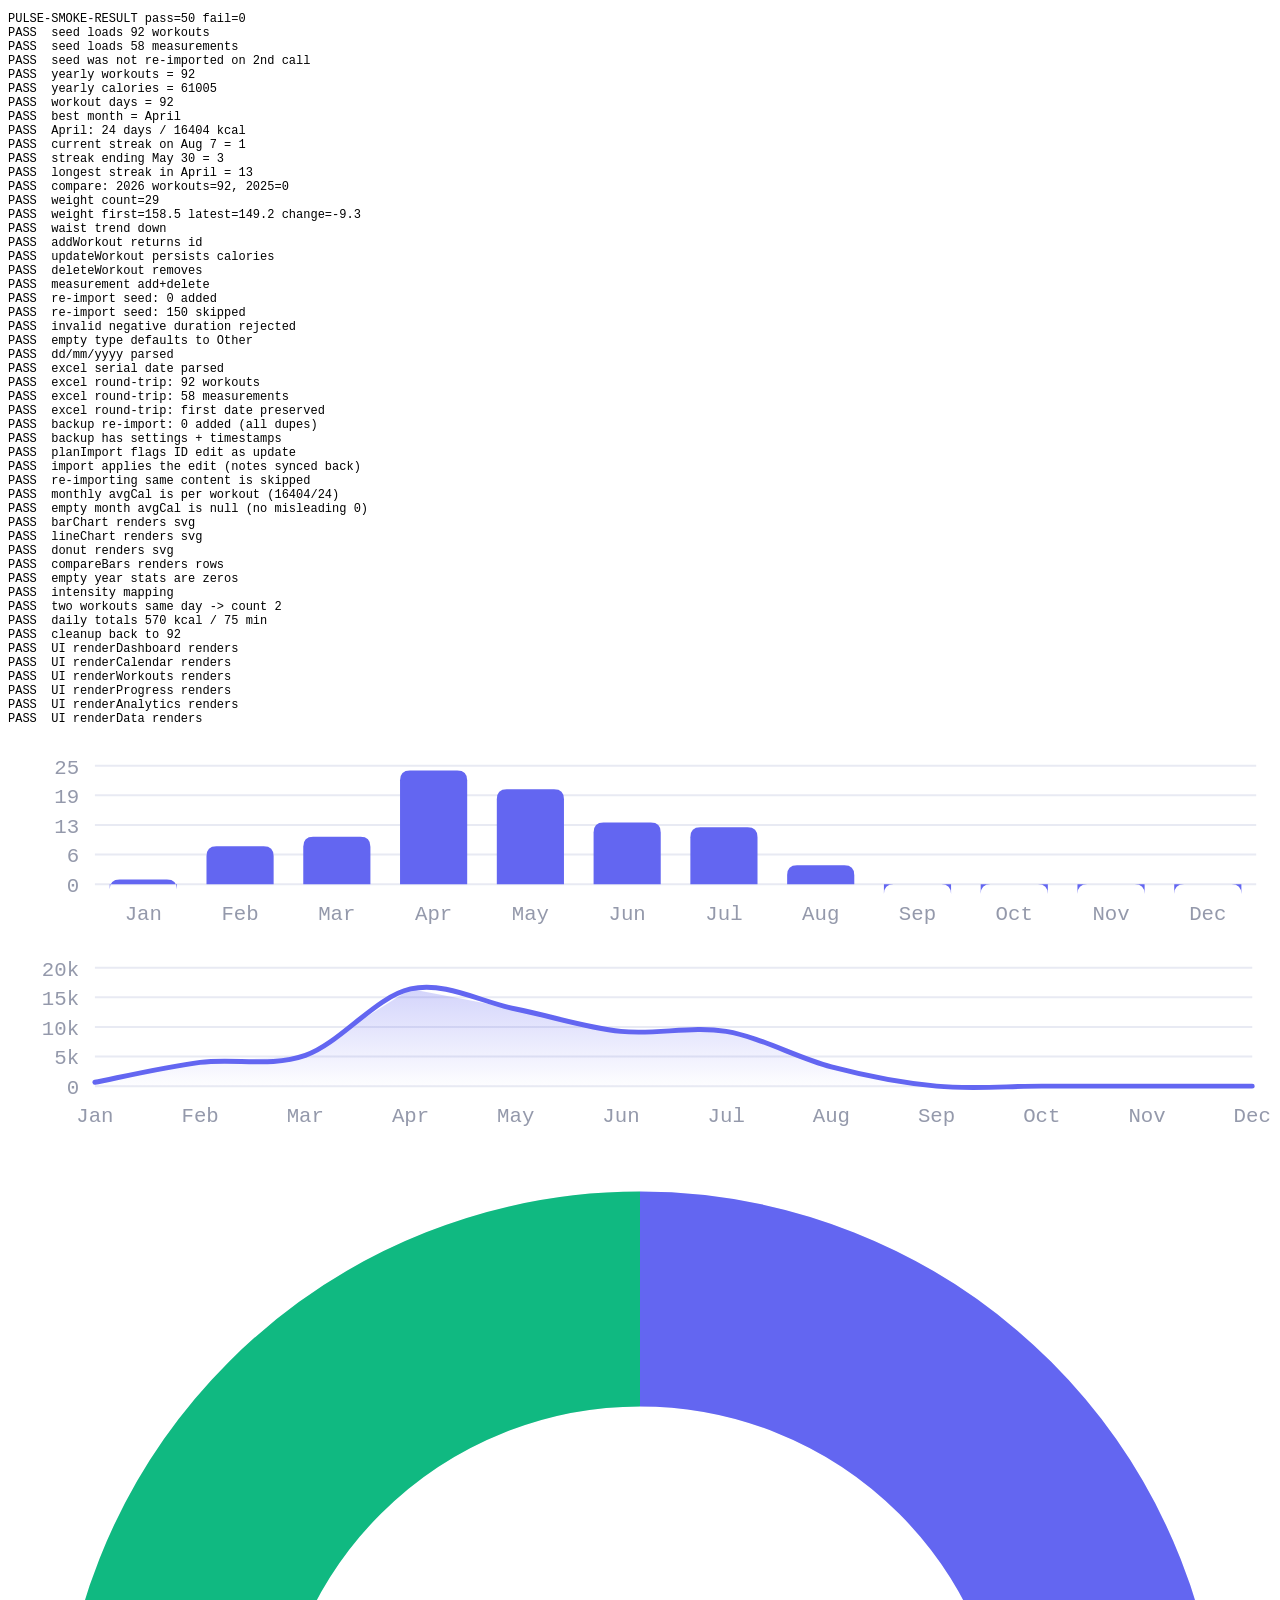
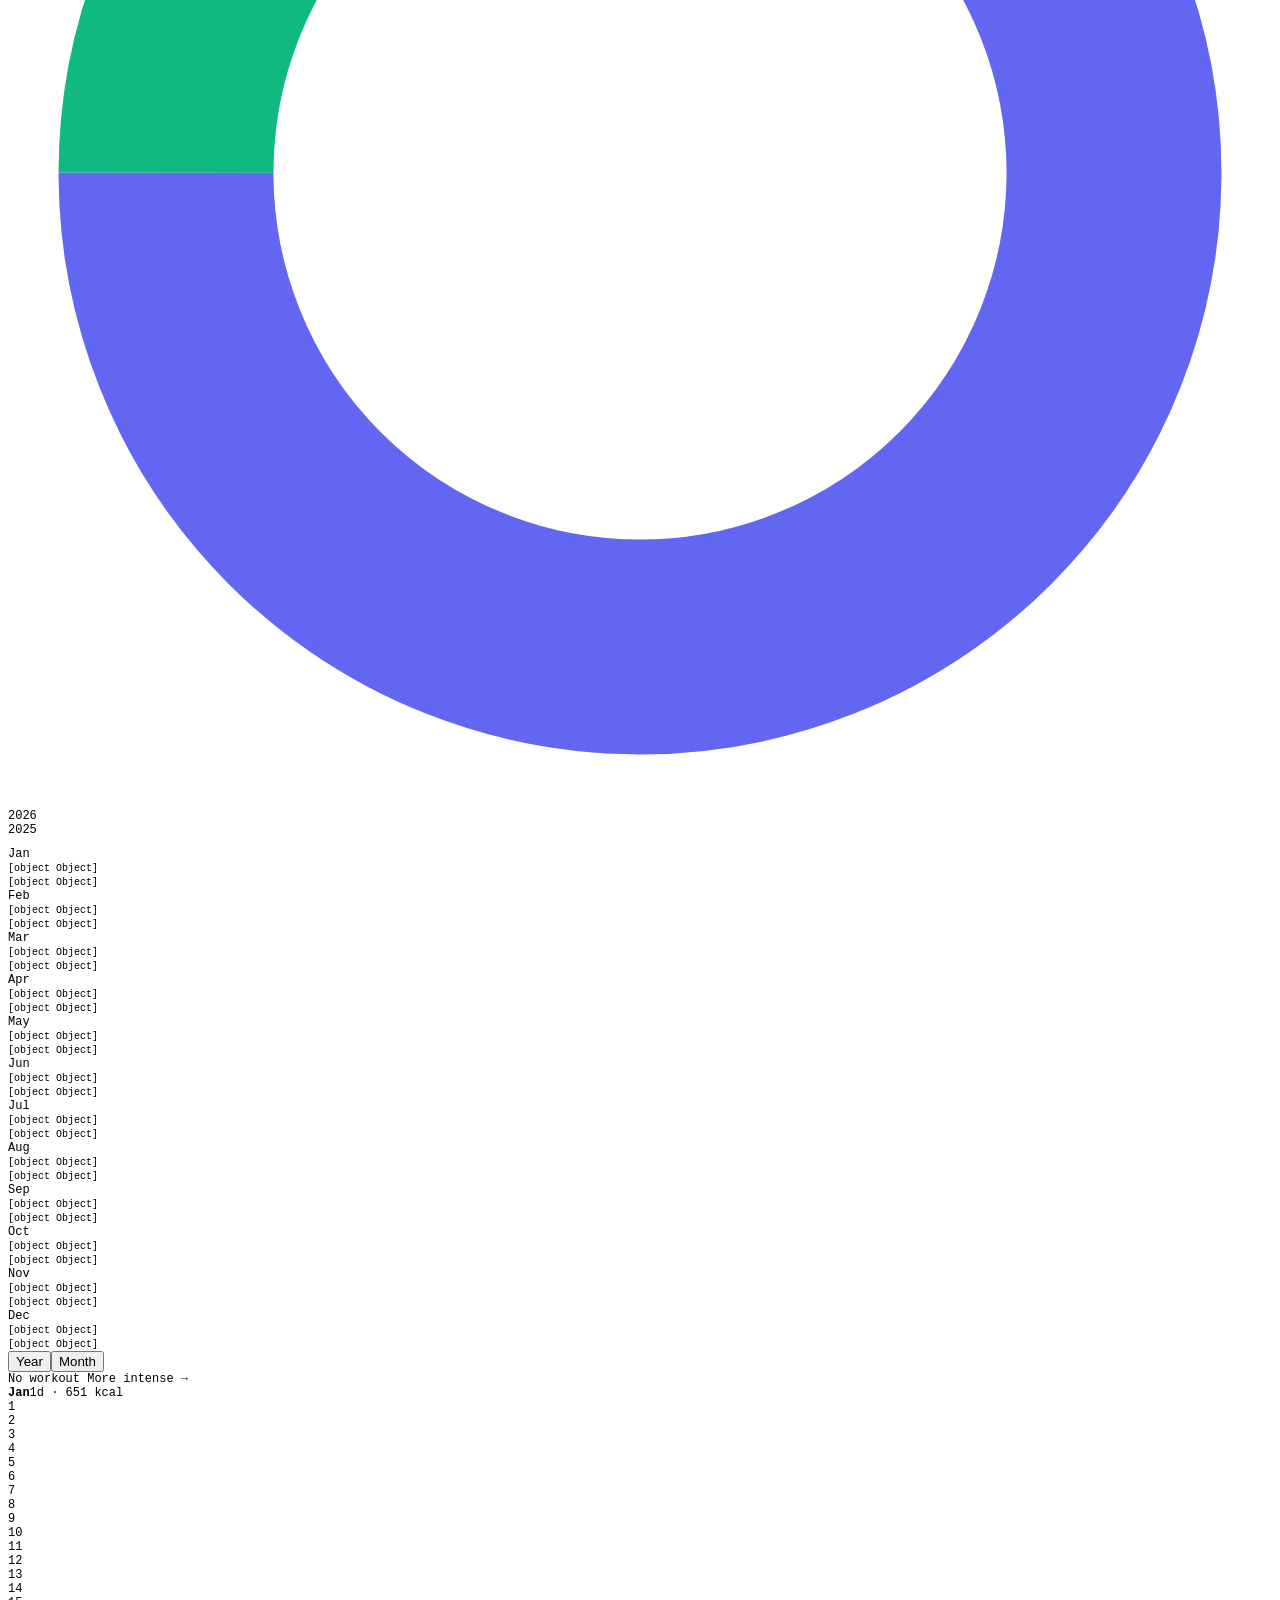
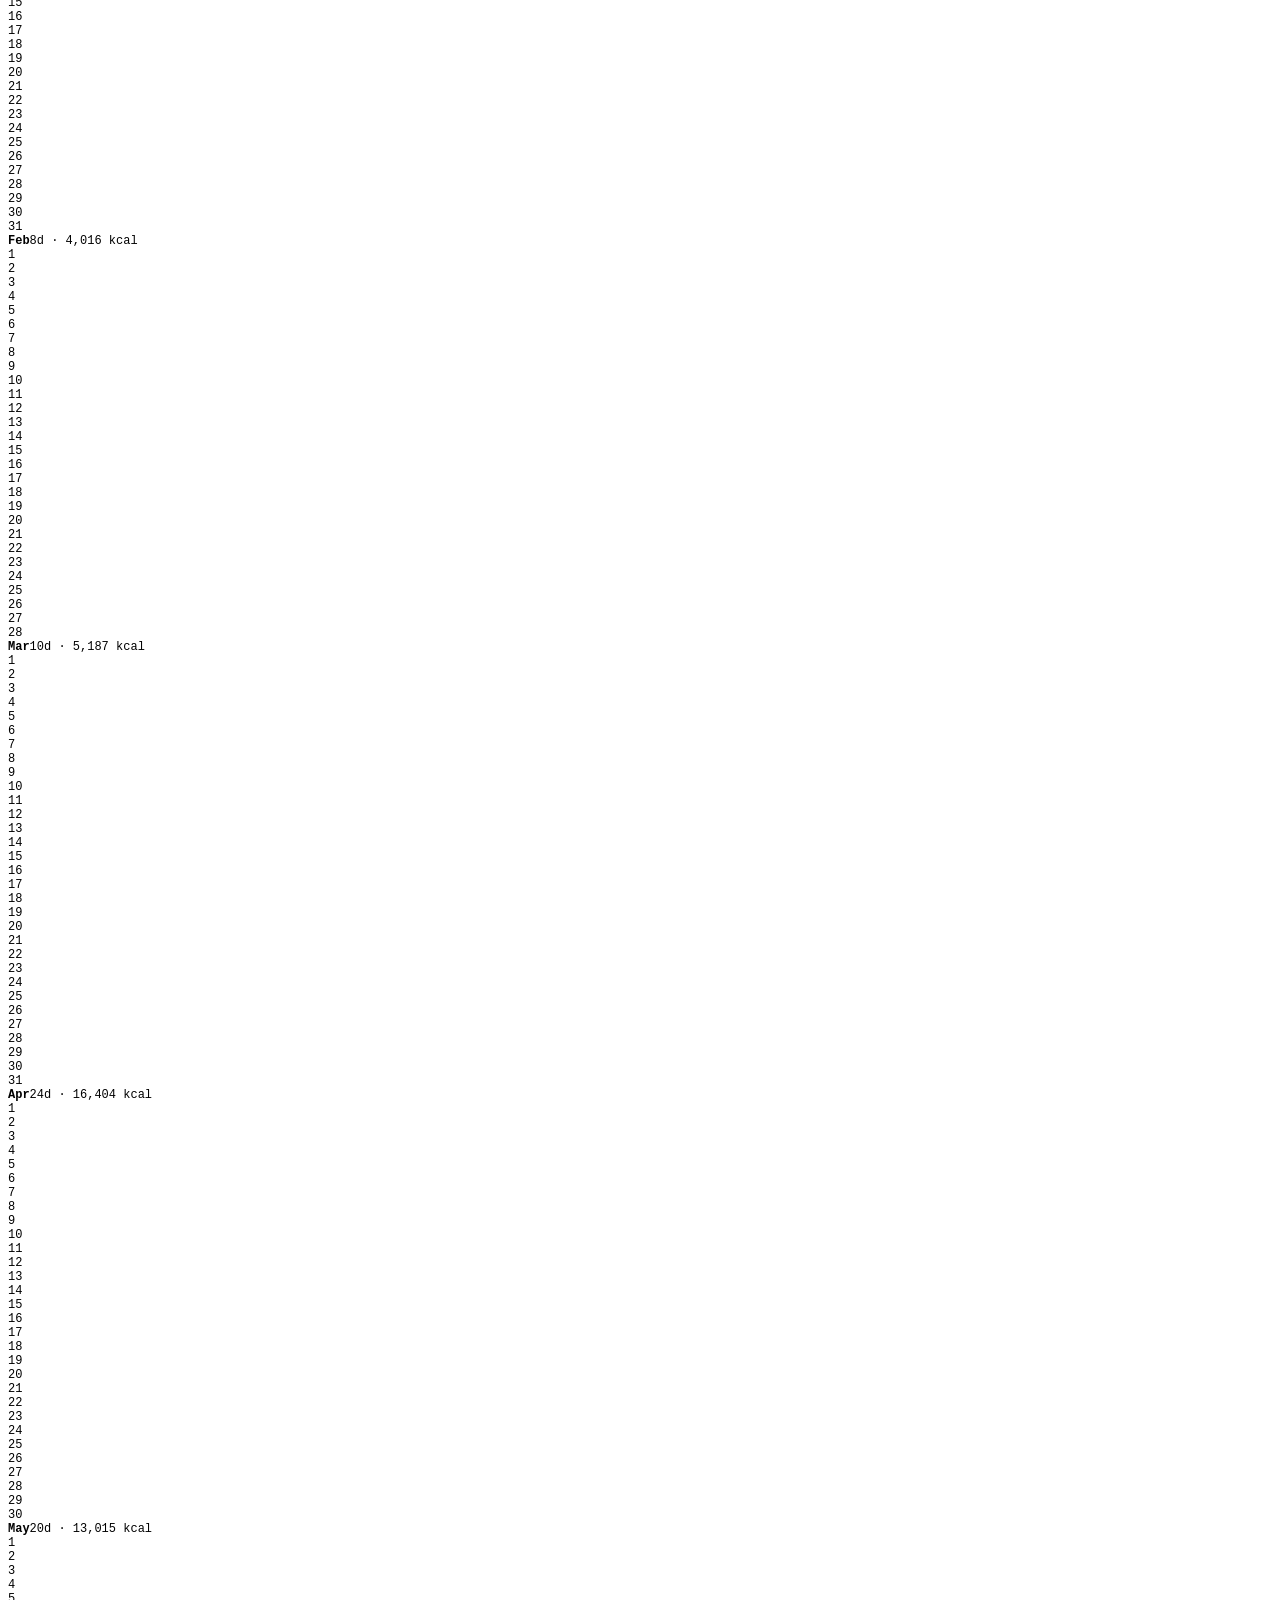
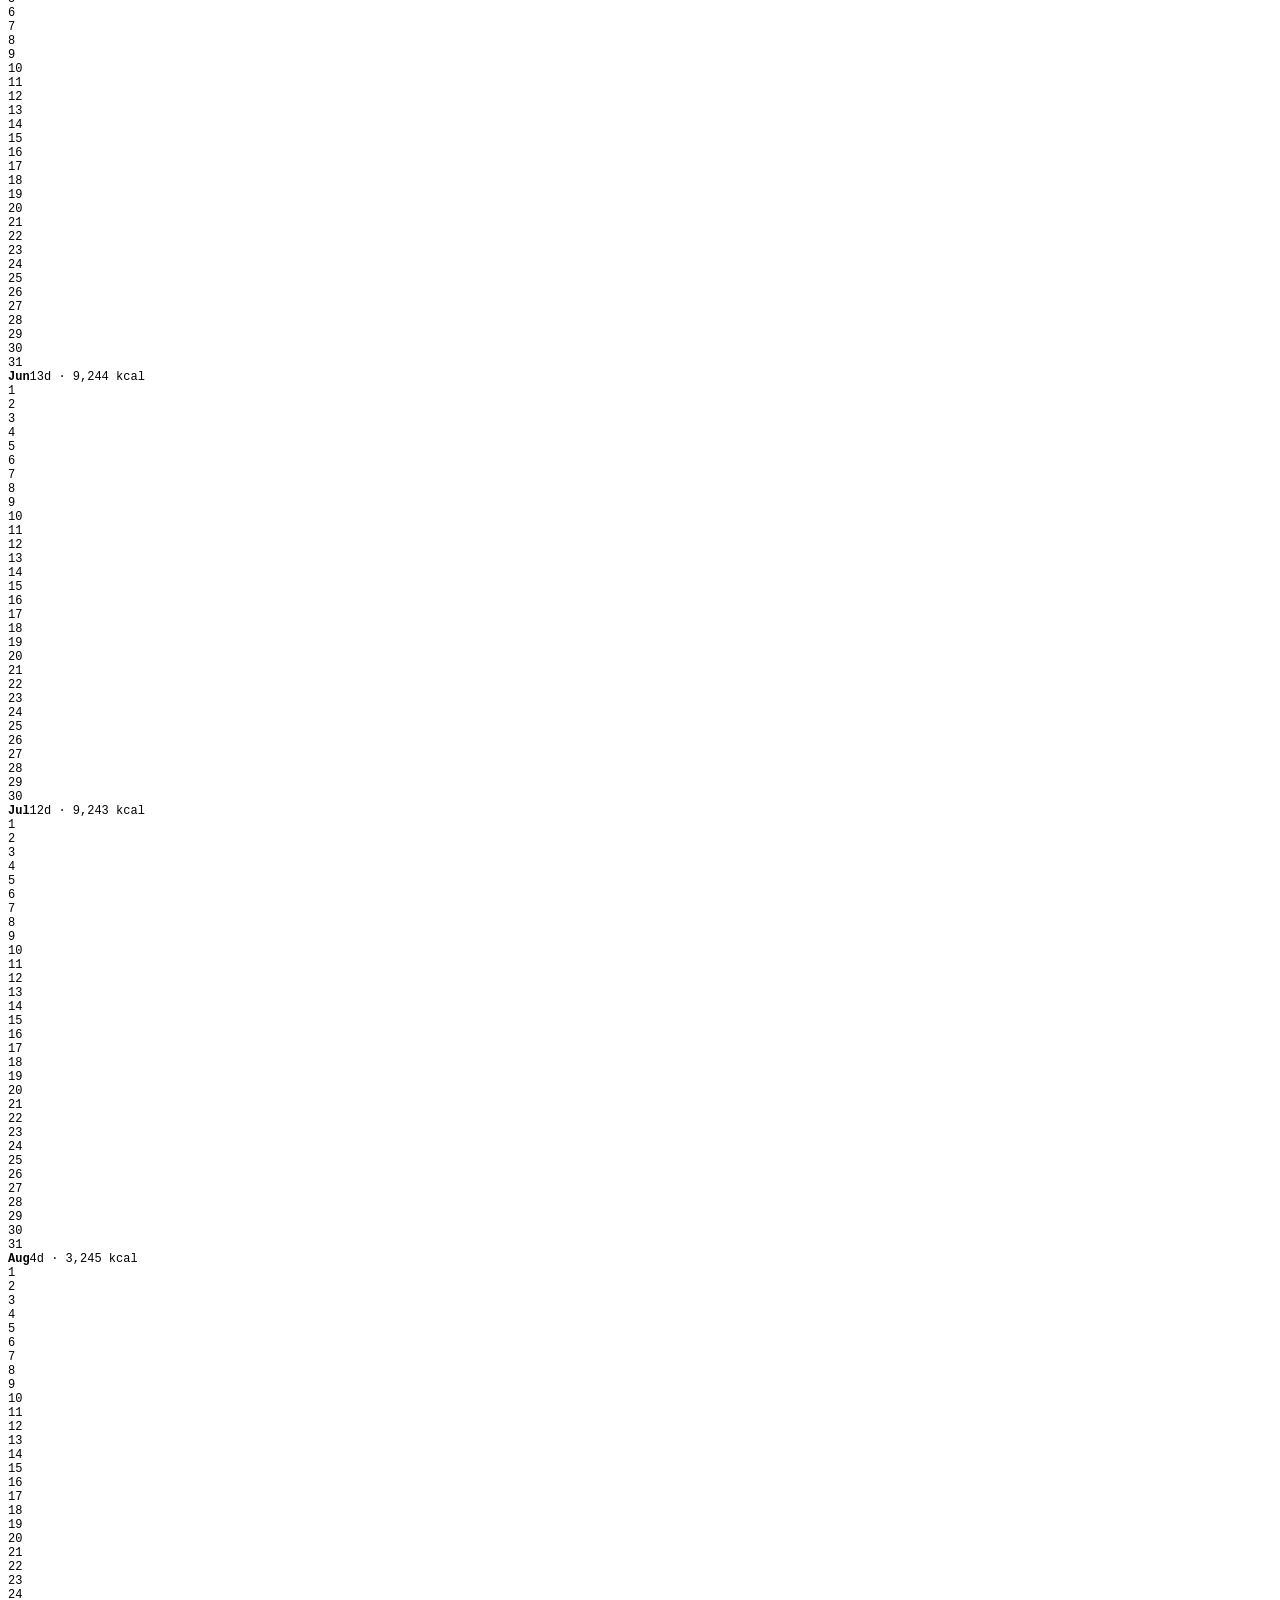
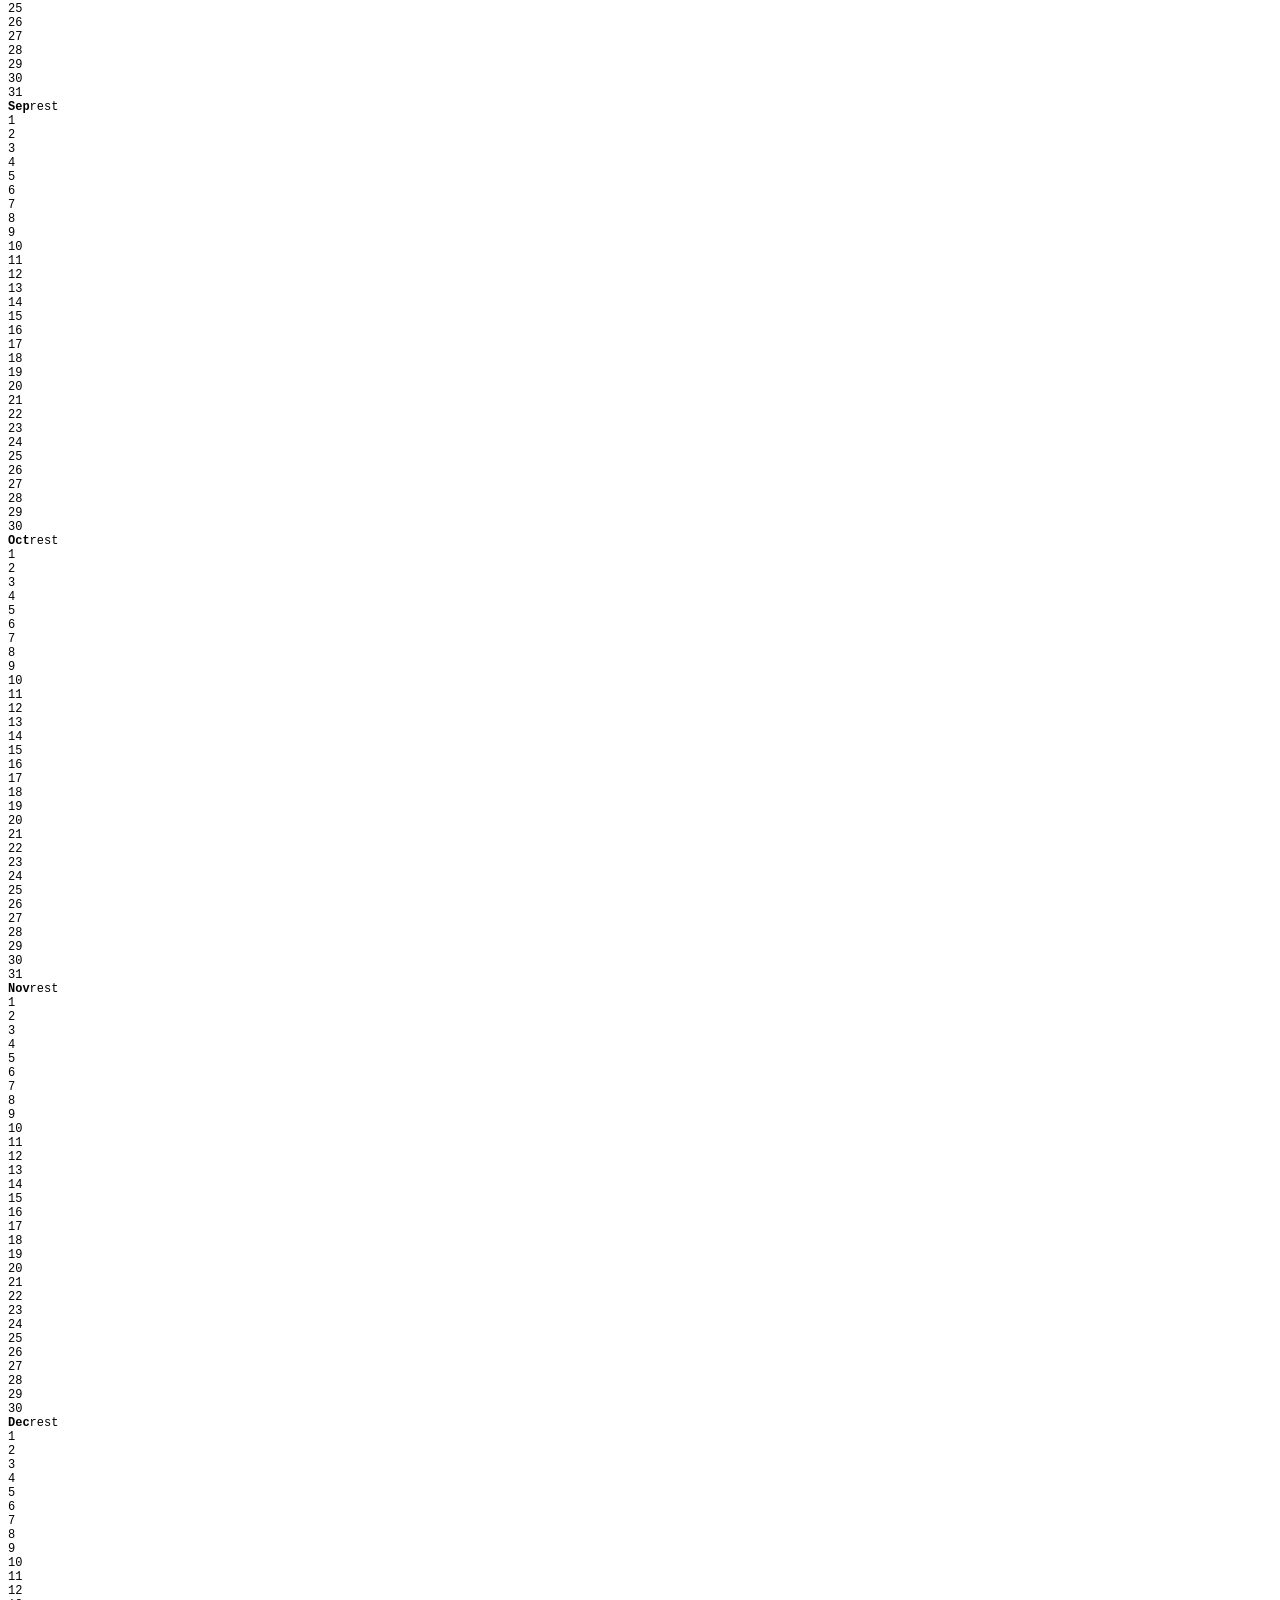
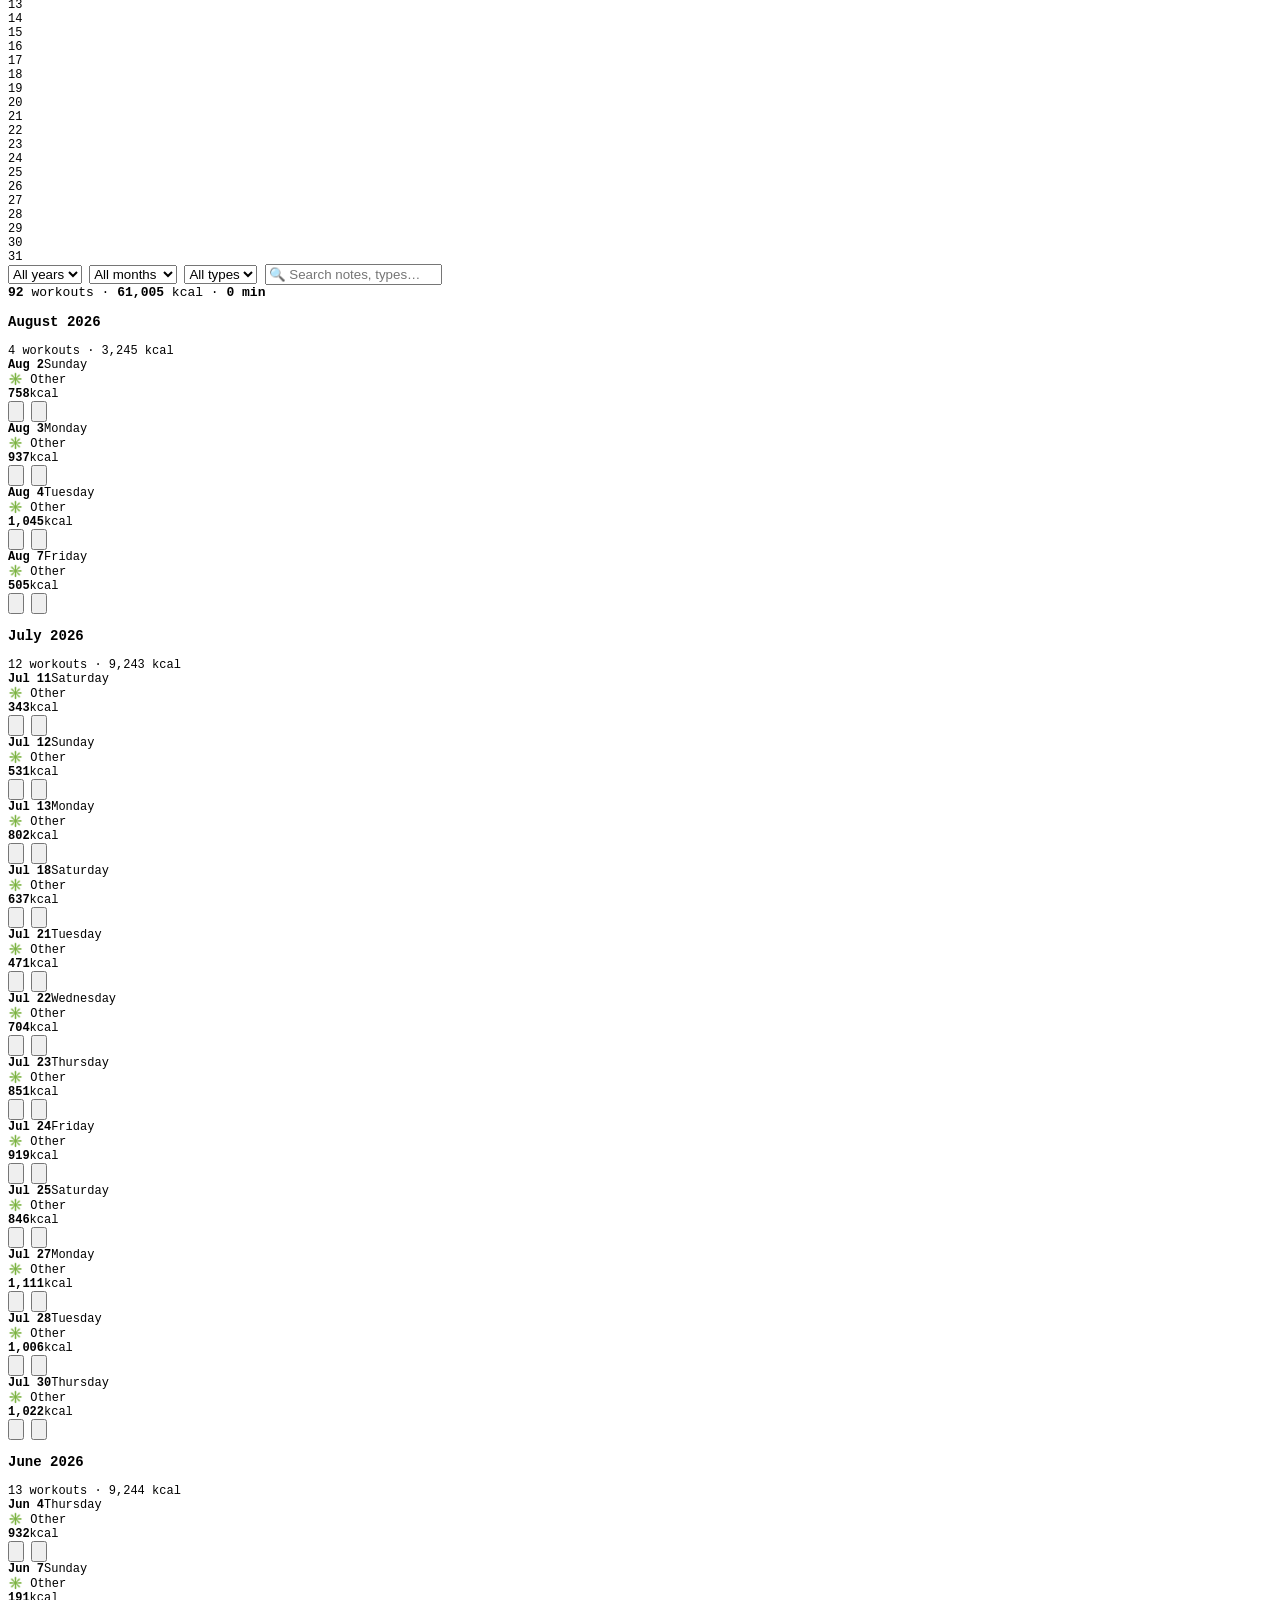
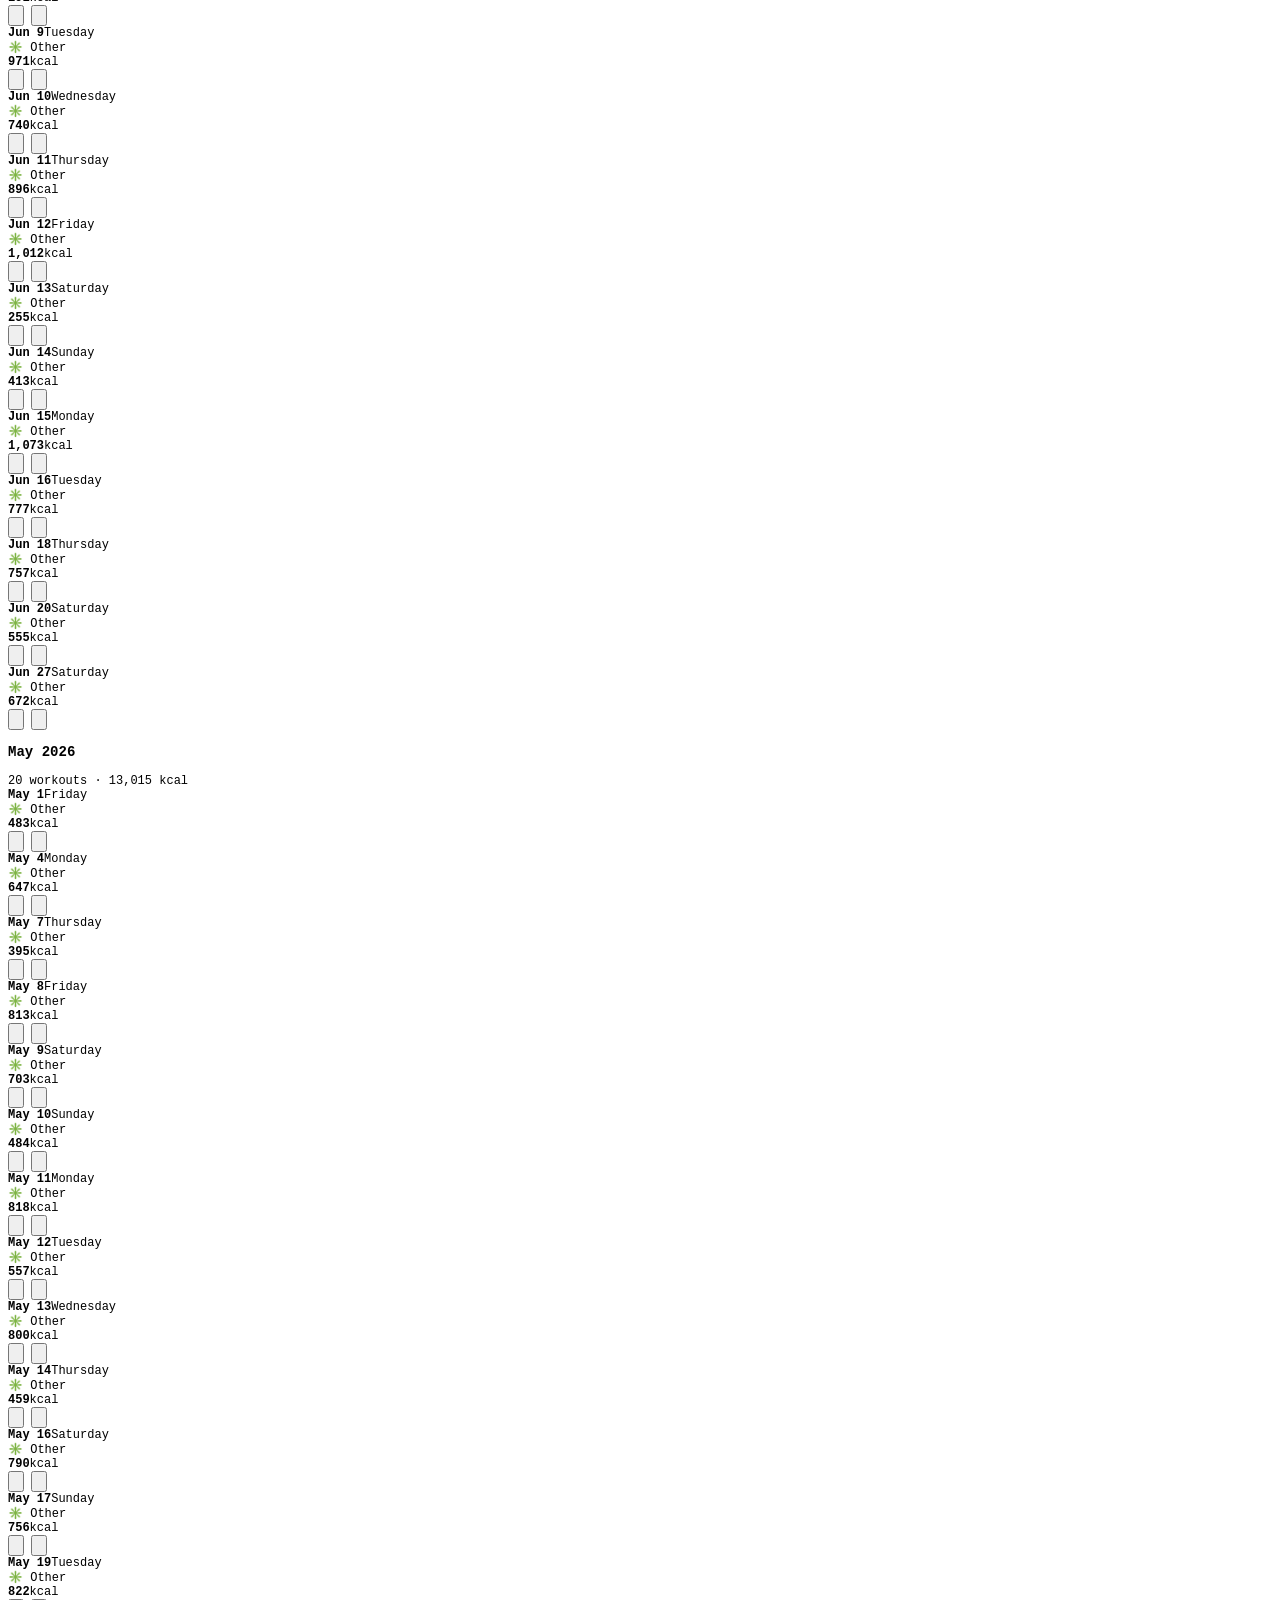
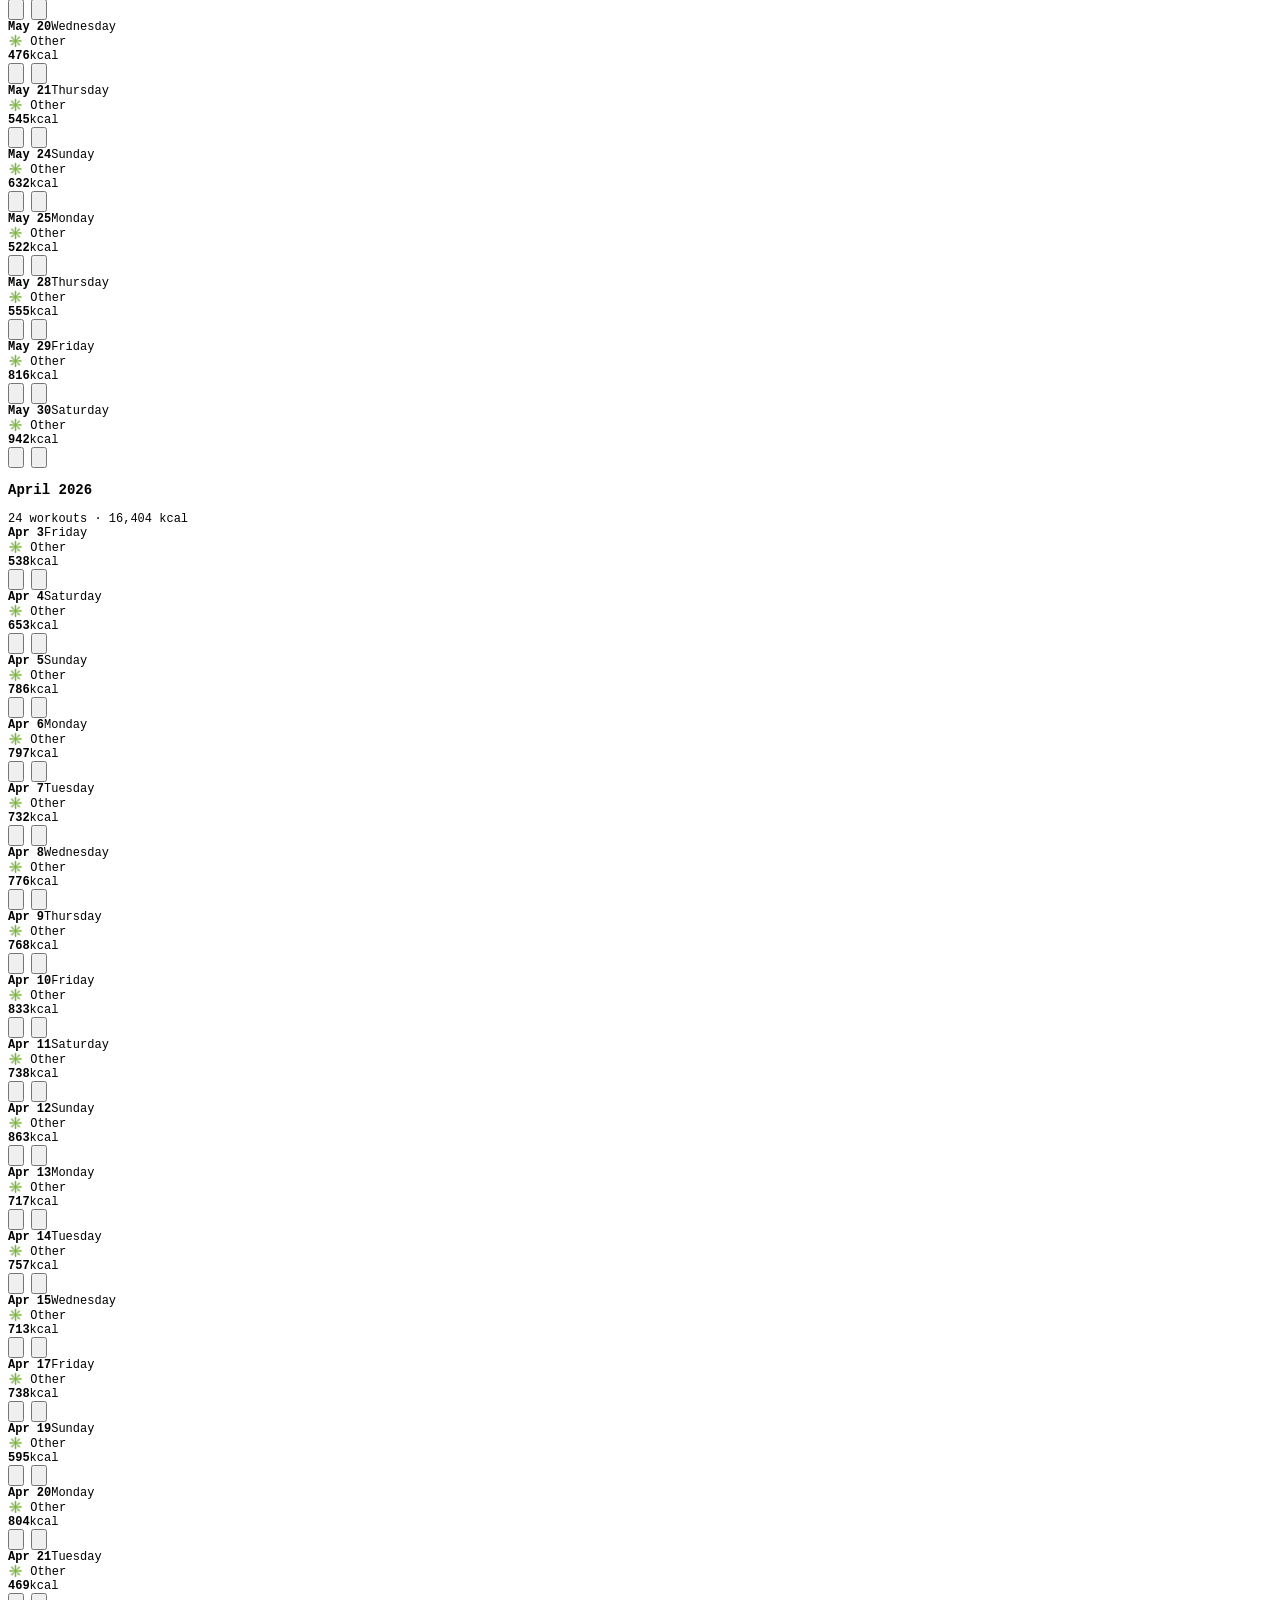
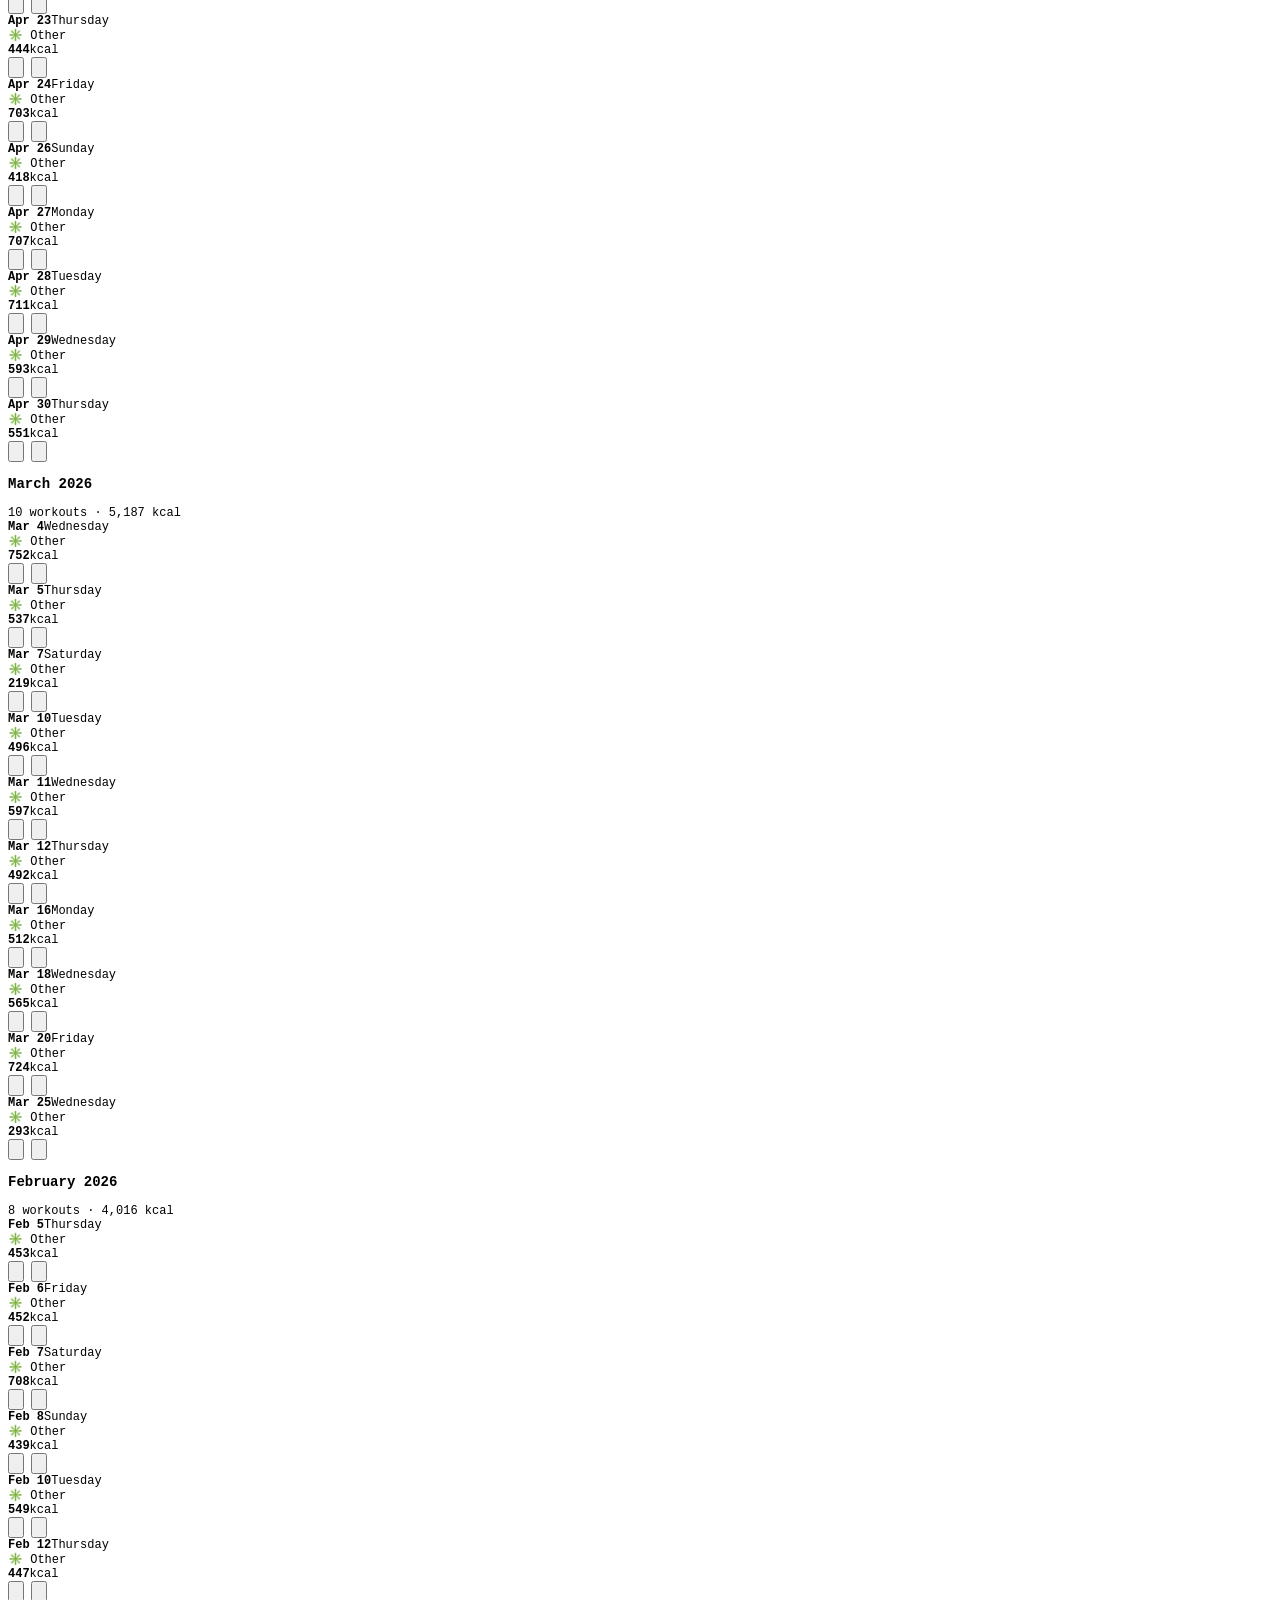
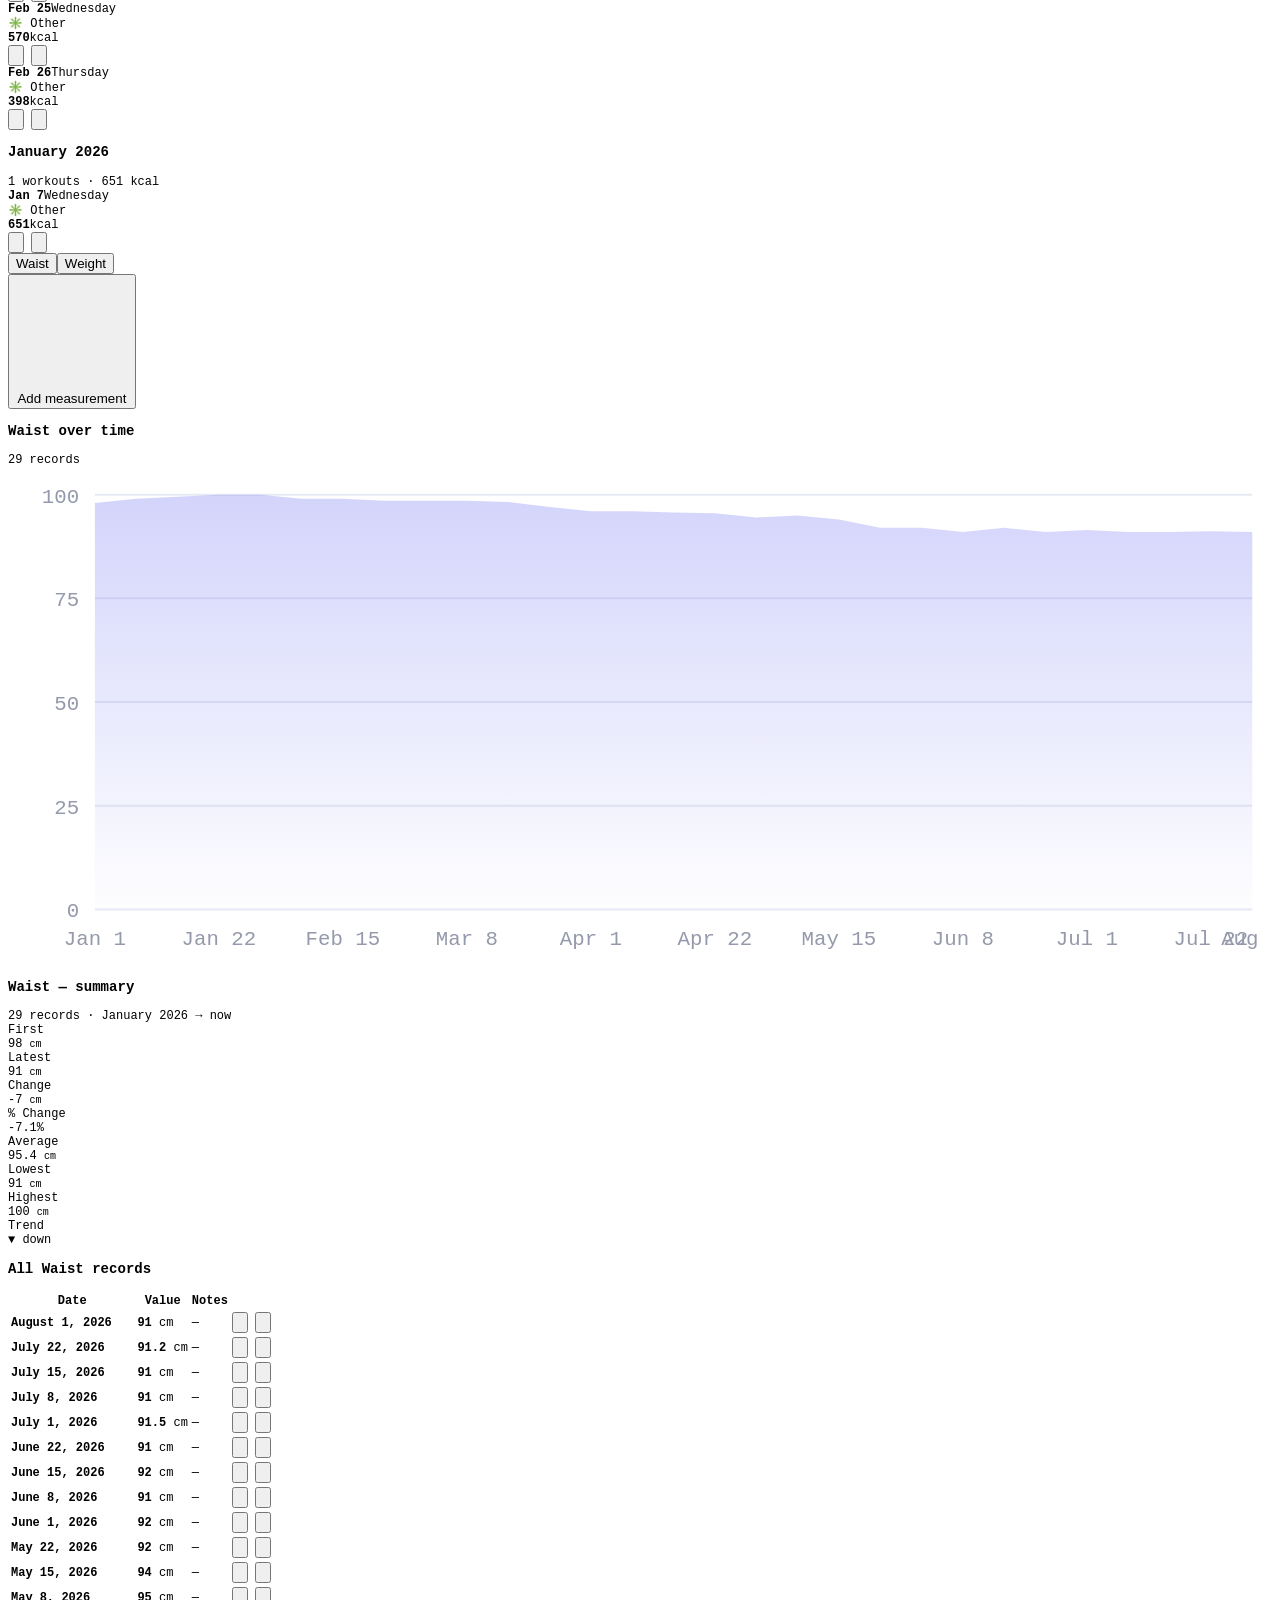
<file: dev/smoke-test.html>
<!DOCTYPE html>
<html lang="en">
<head>
<meta charset="UTF-8">
<title>Pulse smoke test</title>
</head>
<body style="font-family:monospace;font-size:12px">
<pre id="out">running…</pre>
<script src="../assets/xlsx.full.min.js"></script>
<script src="../js/seed-data.js"></script>
<script src="../js/store.js"></script>
<script src="../js/stats.js"></script>
<script src="../js/charts.js"></script>
<script src="../js/excel.js"></script>
<script src="../js/ui.js"></script>
<script>
// NOTE: app.js is intentionally excluded (it boots the UI); core logic is tested here.
const out = document.getElementById("out");
let pass = 0, fail = 0;
const lines = [];
function ok(name, cond, extra) {
  if (cond) { pass++; lines.push("PASS  " + name); }
  else { fail++; lines.push("FAIL  " + name + (extra ? "  -> " + extra : "")); }
}
function dump() {
  out.textContent = "PULSE-SMOKE-RESULT pass=" + pass + " fail=" + fail + "\n" + lines.join("\n");
}

(async function run() {
  try {
    const S = Pulse.Stats;
    // --- store init + seed ---
    await Pulse.Store.init();
    const seeded = await Pulse.Store.seedIfNeeded();
    ok("seed loads 92 workouts", Pulse.Store.workouts.length === 92, "got " + Pulse.Store.workouts.length);
    ok("seed loads 58 measurements", Pulse.Store.measurements.length === 58, "got " + Pulse.Store.measurements.length);
    const seeded2 = await Pulse.Store.seedIfNeeded();
    ok("seed was not re-imported on 2nd call", seeded2.loaded === false && (seeded2.reason === "already-seeded" || seeded2.added === 0), JSON.stringify(seeded2));

    // --- yearly totals vs spreadsheet summary ---
    const ys = S.yearlyStats(Pulse.Store.workouts, 2026);
    ok("yearly workouts = 92", ys.workouts === 92, "got " + ys.workouts);
    ok("yearly calories = 61005", ys.calories === 61005, "got " + ys.calories);
    ok("workout days = 92", ys.days === 92, "got " + ys.days);
    ok("best month = April", ys.bestMonth && ys.bestMonth.label === "Apr", ys.bestMonth && ys.bestMonth.label);
    const apr = S.monthlyStats(Pulse.Store.workouts, 2026)[3];
    ok("April: 24 days / 16404 kcal", apr.days === 24 && apr.calories === 16404, JSON.stringify(apr));

    // --- streaks ---
    const st = S.streaks(Pulse.Store.workouts, "2026-08-07");
    // 2026-08-02,03,04 then 07: streak from 07 backwards = 1 (07 only)
    ok("current streak on Aug 7 = 1", st.current === 1, "got " + st.current);
    const st2 = S.streaks(Pulse.Store.workouts, "2026-05-30");
    // 2026-05-28,29,30 -> 3
    ok("streak ending May 30 = 3", st2.current === 3, "got " + st2.current);
    // April 3-15 had a long run: Apr 3,4,5,6,7,8,9,10,11,12,13,14,15 = 13
    const aprDays = new Set(Pulse.Store.workouts.filter((w) => w.date.slice(0,7) === "2026-04").map((w) => w.date));
    ok("longest streak in April = 13", S.longestStreakInSet(aprDays) === 13, "got " + S.longestStreakInSet(aprDays));

    // --- compareYears ---
    const cmp = S.compareYears(Pulse.Store.workouts, 2026, 2025);
    ok("compare: 2026 workouts=92, 2025=0", cmp.totals.workouts.a === 92 && cmp.totals.workouts.b === 0, JSON.stringify(cmp.totals.workouts));

    // --- measurement stats ---
    const mstats = S.measurementStats(Pulse.Store.measurements);
    const weight = mstats.find((m) => m.type === "Weight");
    ok("weight count=29", weight.count === 29, "got " + weight.count);
    ok("weight first=158.5 latest=149.2 change=-9.3", weight.first.value === 158.5 && weight.latest.value === 149.2 && Math.abs(weight.change - (-9.3)) < 0.001, JSON.stringify({f: weight.first.value, l: weight.latest.value, c: weight.change}));
    ok("waist trend down", mstats.find((m) => m.type === "Waist").trend === "down");

    // --- CRUD ---
    const w = await Pulse.Store.addWorkout({ date: "2026-08-08", type: "Walking", duration: 30, calories: 150 });
    ok("addWorkout returns id", !!w.id && Pulse.Store.workouts.length === 93);
    await Pulse.Store.updateWorkout(w.id, { calories: 200 });
    ok("updateWorkout persists calories", Pulse.Store.workouts.find((x) => x.id === w.id).calories === 200);
    await Pulse.Store.deleteWorkout(w.id);
    ok("deleteWorkout removes", Pulse.Store.workouts.length === 92);
    const m = await Pulse.Store.addMeasurement({ date: "2026-08-08", type: "Chest", value: 101, unit: "cm" });
    await Pulse.Store.deleteMeasurement(m.id);
    ok("measurement add+delete", Pulse.Store.measurements.length === 58);

    // --- dedup import (re-import seed) ---
    const dup = await Pulse.Store.importRecords(PulseSeed.workouts, PulseSeed.measurements);
    ok("re-import seed: 0 added", dup.added === 0, "added=" + dup.added + " skipped=" + dup.skipped);
    ok("re-import seed: 150 skipped", dup.skipped === 150, "skipped=" + dup.skipped);

    // --- normalization ---
    const nw = Pulse.Store.normalizeWorkoutRow({ date: "8/7/2026", type: "Run", duration: -5 });
    ok("invalid negative duration rejected", nw === null);
    const nw2 = Pulse.Store.normalizeWorkoutRow({ date: "2026-12-31", type: "", calories: "250" });
    ok("empty type defaults to Other", nw2 && nw2.type === "Other" && nw2.calories === 250);
    ok("dd/mm/yyyy parsed", Pulse.Store.normalizeWorkoutRow({ date: "15/01/2026" }) && Pulse.Store.normalizeWorkoutRow({ date: "15/01/2026" }).date === "2026-01-15");
    ok("excel serial date parsed", Pulse.Store.normalizeWorkoutRow({ date: 45629 }) && Pulse.Store.normalizeWorkoutRow({ date: 45629 }).date === "2024-12-03");

    // --- Excel export round-trip ---
    const blob = Pulse.Excel.exportExcel();
    const buf = await blob.arrayBuffer();
    const parsed = Pulse.Excel.parseWorkbook(buf);
    ok("excel round-trip: 92 workouts", parsed.workouts.length === 92, "got " + parsed.workouts.length);
    ok("excel round-trip: 58 measurements", parsed.measurements.length === 58, "got " + parsed.measurements.length);
    ok("excel round-trip: first date preserved", parsed.workouts[0] && parsed.workouts[0].date === "2026-01-07", JSON.stringify(parsed.workouts[0]));

    // --- backup round-trip ---
    const backup = Pulse.Store.exportBackup();
    const json = JSON.stringify(backup);
    const restored = await Pulse.Store.importBackup(JSON.parse(json));
    ok("backup re-import: 0 added (all dupes)", restored.added === 0 && restored.updated === 0, "added=" + restored.added + " updated=" + restored.updated);
    ok("backup has settings + timestamps", !!backup.exportedAt && !!backup.settings);

    // --- ID-based update on re-import (Google Sheets edit round-trip) ---
    const target = Pulse.Store.workouts[0]; // id "id-...", date 2026-01-07
    const edited = JSON.parse(JSON.stringify(backup.workouts.find((w) => w.id === target.id)));
    edited.notes = "Edited in Google Sheets";
    const plan = Pulse.Store.planImport([edited], []);
    ok("planImport flags ID edit as update", plan.workouts.updated.length === 1 && plan.totals.updated === 1, JSON.stringify(plan.totals));
    const upd = await Pulse.Store.importRecords([edited], []);
    ok("import applies the edit (notes synced back)", upd.updated === 1 && Pulse.Store.workouts.find((w) => w.id === target.id).notes === "Edited in Google Sheets", "updated=" + upd.updated);
    const plan2 = Pulse.Store.planImport([edited], []);
    ok("re-importing same content is skipped", plan2.totals.updated === 0 && plan2.totals.skipped === 1, JSON.stringify(plan2.totals));
    // restore original notes
    await Pulse.Store.updateWorkout(target.id, { notes: "" });

    // --- per-workout averages ---
    const mstats4 = S.monthlyStats(Pulse.Store.workouts, 2026)[3]; // April
    ok("monthly avgCal is per workout (16404/24)", Math.abs(mstats4.avgCal - 16404 / 24) < 0.001, "avgCal=" + mstats4.avgCal);
    ok("empty month avgCal is null (no misleading 0)", S.monthlyStats(Pulse.Store.workouts, 2026)[8].avgCal === null);

    // --- charts render without throwing ---
    const ms = S.monthlyStats(Pulse.Store.workouts, 2026);
    try {
      const h1 = document.createElement("div"); document.body.appendChild(h1);
      Pulse.Charts.barChart(h1, ms.map((m) => m.label), [{ name: "w", values: ms.map((m) => m.workouts) }], { height: 100 });
      ok("barChart renders svg", h1.querySelectorAll("svg").length === 1);
      const h2 = document.createElement("div"); document.body.appendChild(h2);
      Pulse.Charts.lineChart(h2, ms.map((m) => m.label), [{ name: "c", values: ms.map((m) => m.calories) }], { height: 100 });
      ok("lineChart renders svg", h2.querySelectorAll("svg").length === 1);
      const h3 = document.createElement("div"); document.body.appendChild(h3);
      Pulse.Charts.donut(h3, [{ label: "A", value: 3 }, { label: "B", value: 1 }], { size: 100 });
      ok("donut renders svg", h3.querySelectorAll("svg").length === 1);
      const h4 = document.createElement("div"); document.body.appendChild(h4);
      Pulse.Charts.compareBars(h4, cmp.months, { a: "2026", b: "2025", colorA: "#6366f1", colorB: "#10b981" });
      ok("compareBars renders rows", h4.querySelectorAll(".bars-compare .bars-row").length === 12);
    } catch (e) {
      ok("charts render without throwing", false, e.message);
    }

    // --- empty states ---
    const ys25 = S.yearlyStats(Pulse.Store.workouts, 2025);
    ok("empty year stats are zeros", ys25.workouts === 0 && ys25.days === 0);

    // --- intensity levels ---
    ok("intensity mapping", S.intensityForCalories(0) === 0 && S.intensityForCalories(200) === 1 && S.intensityForCalories(400) === 2 && S.intensityForCalories(700) === 3 && S.intensityForCalories(1000) === 4);

    // --- multiple workouts per day aggregation ---
    await Pulse.Store.addWorkout({ date: "2026-08-09", type: "Strength", duration: 45, calories: 420 });
    await Pulse.Store.addWorkout({ date: "2026-08-09", type: "Walking", duration: 30, calories: 150 });
    const agg = S.dayAggregates(Pulse.Store.workouts);
    ok("two workouts same day -> count 2", agg.get("2026-08-09").count === 2, JSON.stringify(agg.get("2026-08-09")));
    ok("daily totals 570 kcal / 75 min", agg.get("2026-08-09").calories === 570 && agg.get("2026-08-09").duration === 75);
    await Pulse.Store.deleteWorkout(Pulse.Store.workouts.find((x) => x.date === "2026-08-09" && x.type === "Strength").id);
    await Pulse.Store.deleteWorkout(Pulse.Store.workouts.find((x) => x.date === "2026-08-09" && x.type === "Walking").id);
    ok("cleanup back to 92", Pulse.Store.workouts.length === 92);

    // --- UI renders without throwing ---
    Pulse.UI.state.anaA = 2026; Pulse.UI.state.anaB = 2025;
    Pulse.UI.state.calMonth = 8; Pulse.UI.state.calMode = "year"; Pulse.UI.state.calDay = null;
    Pulse.App = { year: () => 2026, setYear: async () => {} };
    document.body.insertAdjacentHTML("beforeend", `
      <div id="modalBackdrop" hidden><div id="modal"></div></div>
      <div id="toastRegion"></div>
      <div id="chartTooltip" hidden></div>
      <div id="calModeSeg"><button class="seg-btn is-active" data-cal-mode="year">Year</button><button class="seg-btn" data-cal-mode="month">Month</button></div>
      <div id="calLegend"></div>
      <div id="calendarBody"></div>
      <div id="workoutFilters"></div><div id="workoutList"></div>
      <div id="progressHead"></div><div id="progressChartCard"></div><div id="progressStatsCard"></div><div id="progressTable"></div>
      <div id="analyticsCompare"></div><div id="analyticsCharts"></div>
      <div id="dataBody"></div>
      <div id="dashGreeting"></div><div id="dashGrid"></div>
    `);
    ["renderDashboard", "renderCalendar", "renderWorkouts", "renderProgress", "renderAnalytics", "renderData"].forEach((fn) => {
      try {
        Pulse.UI[fn]();
        ok("UI " + fn + " renders", true);
      } catch (e) {
        ok("UI " + fn + " renders", false, e.message + " @ " + e.stack.split("\n")[1]);
      }
    });

  } catch (e) {
    fail++;
    lines.push("FATAL " + e.message + "\n" + (e.stack || "").split("\n").slice(0, 4).join("\n"));
  }
  dump();
})();
</script>
</body>
</html>
</file>
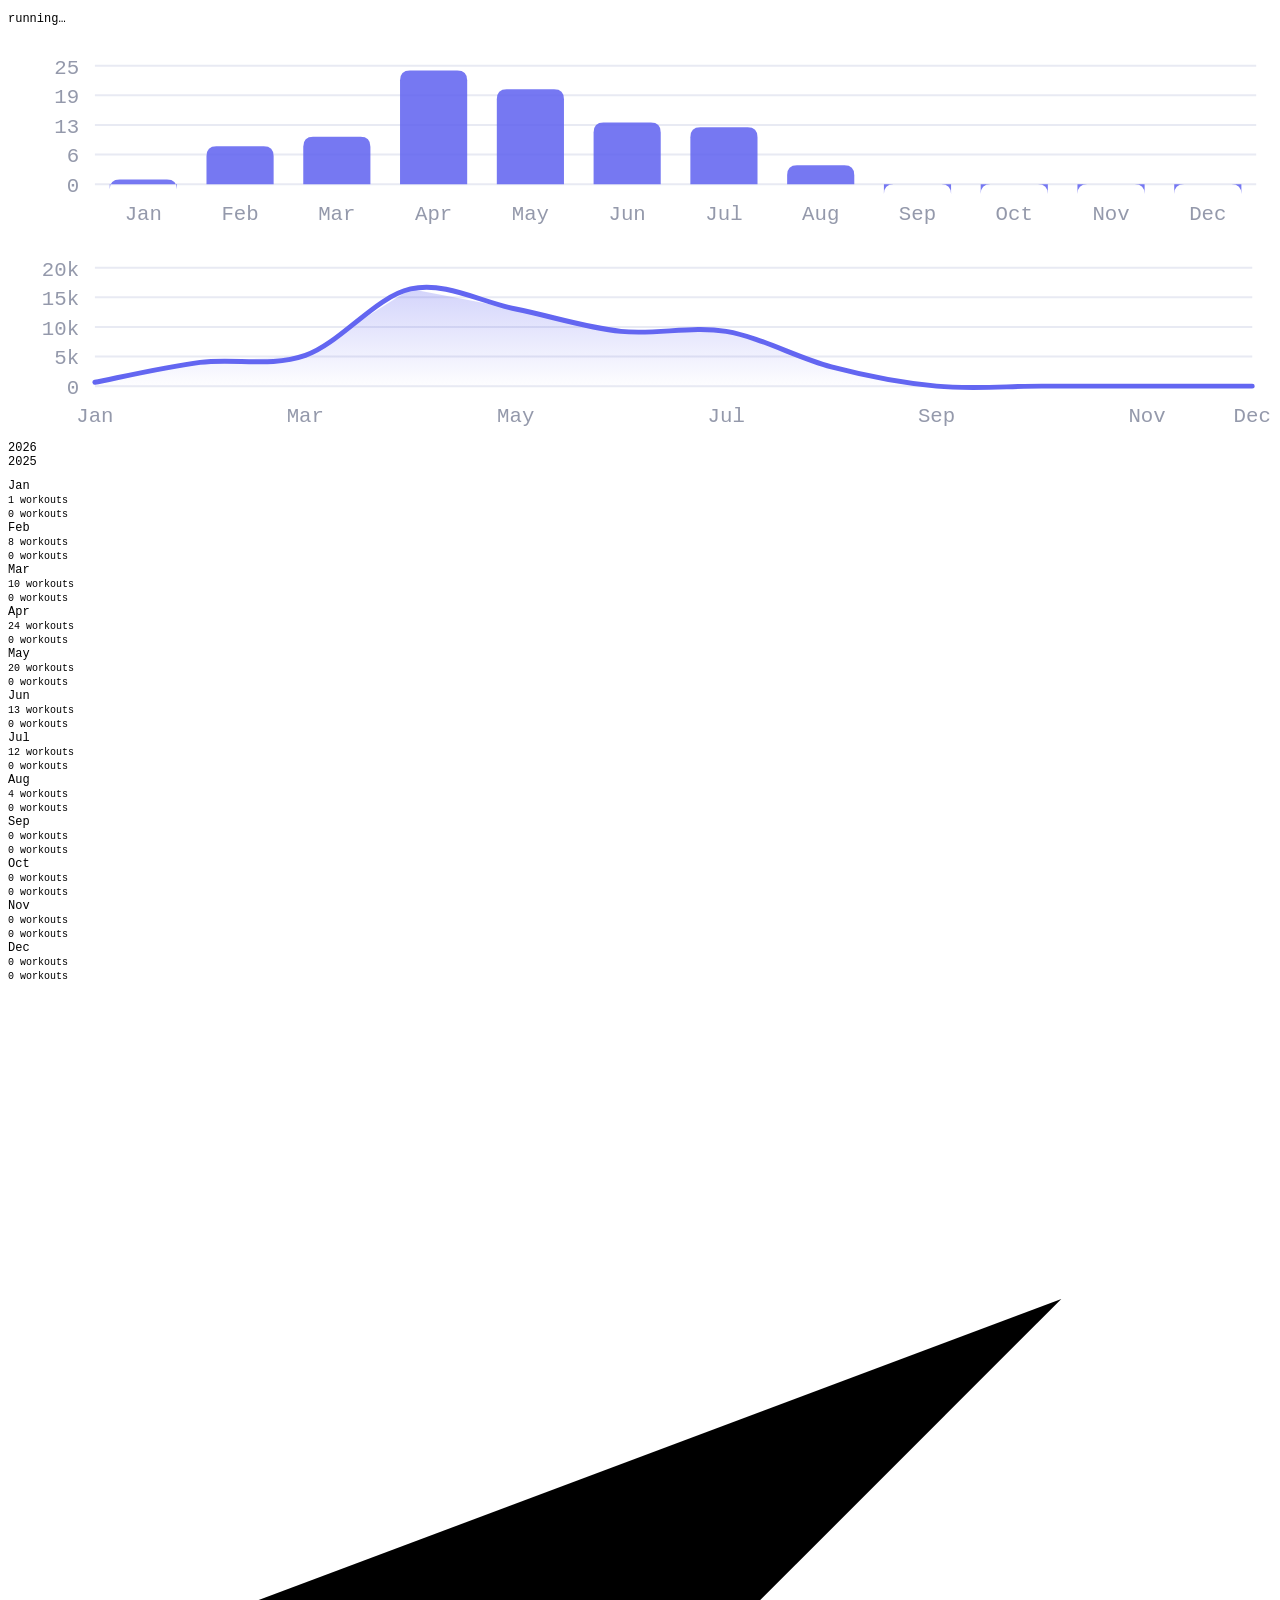
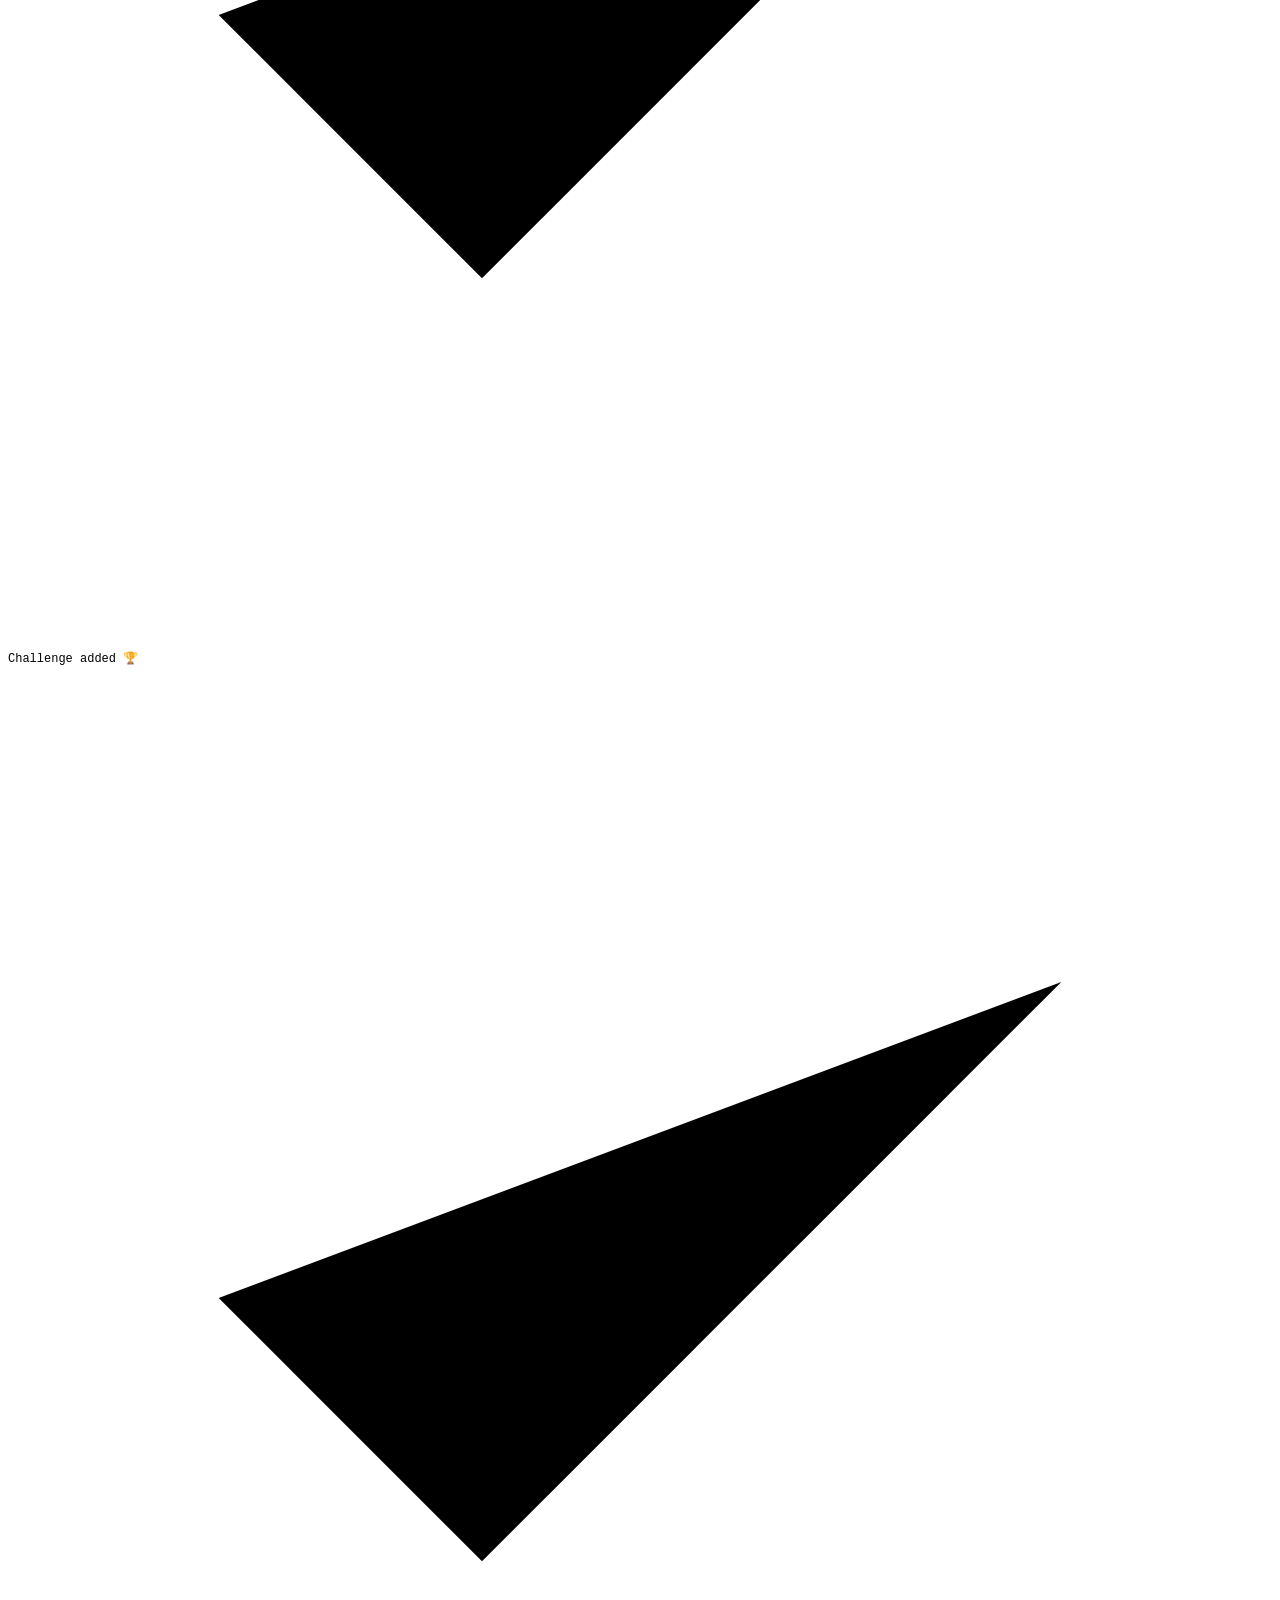
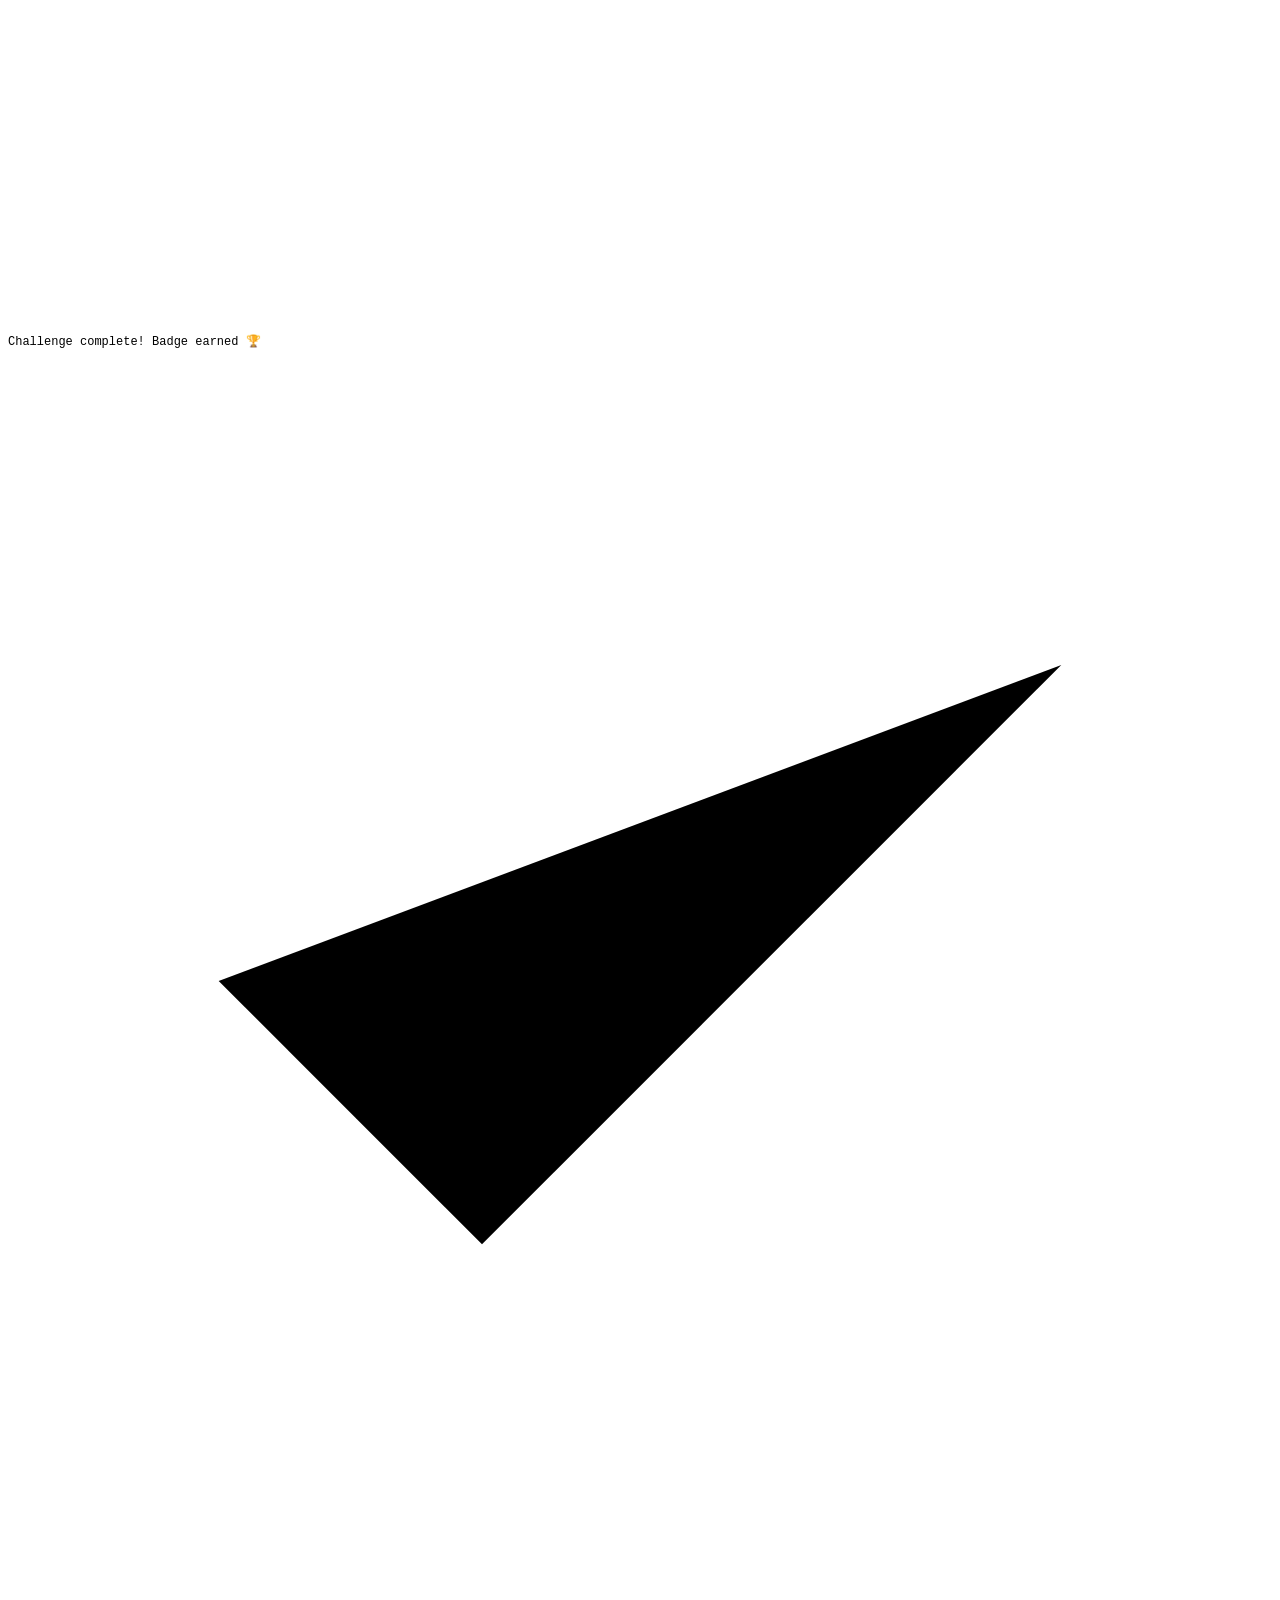
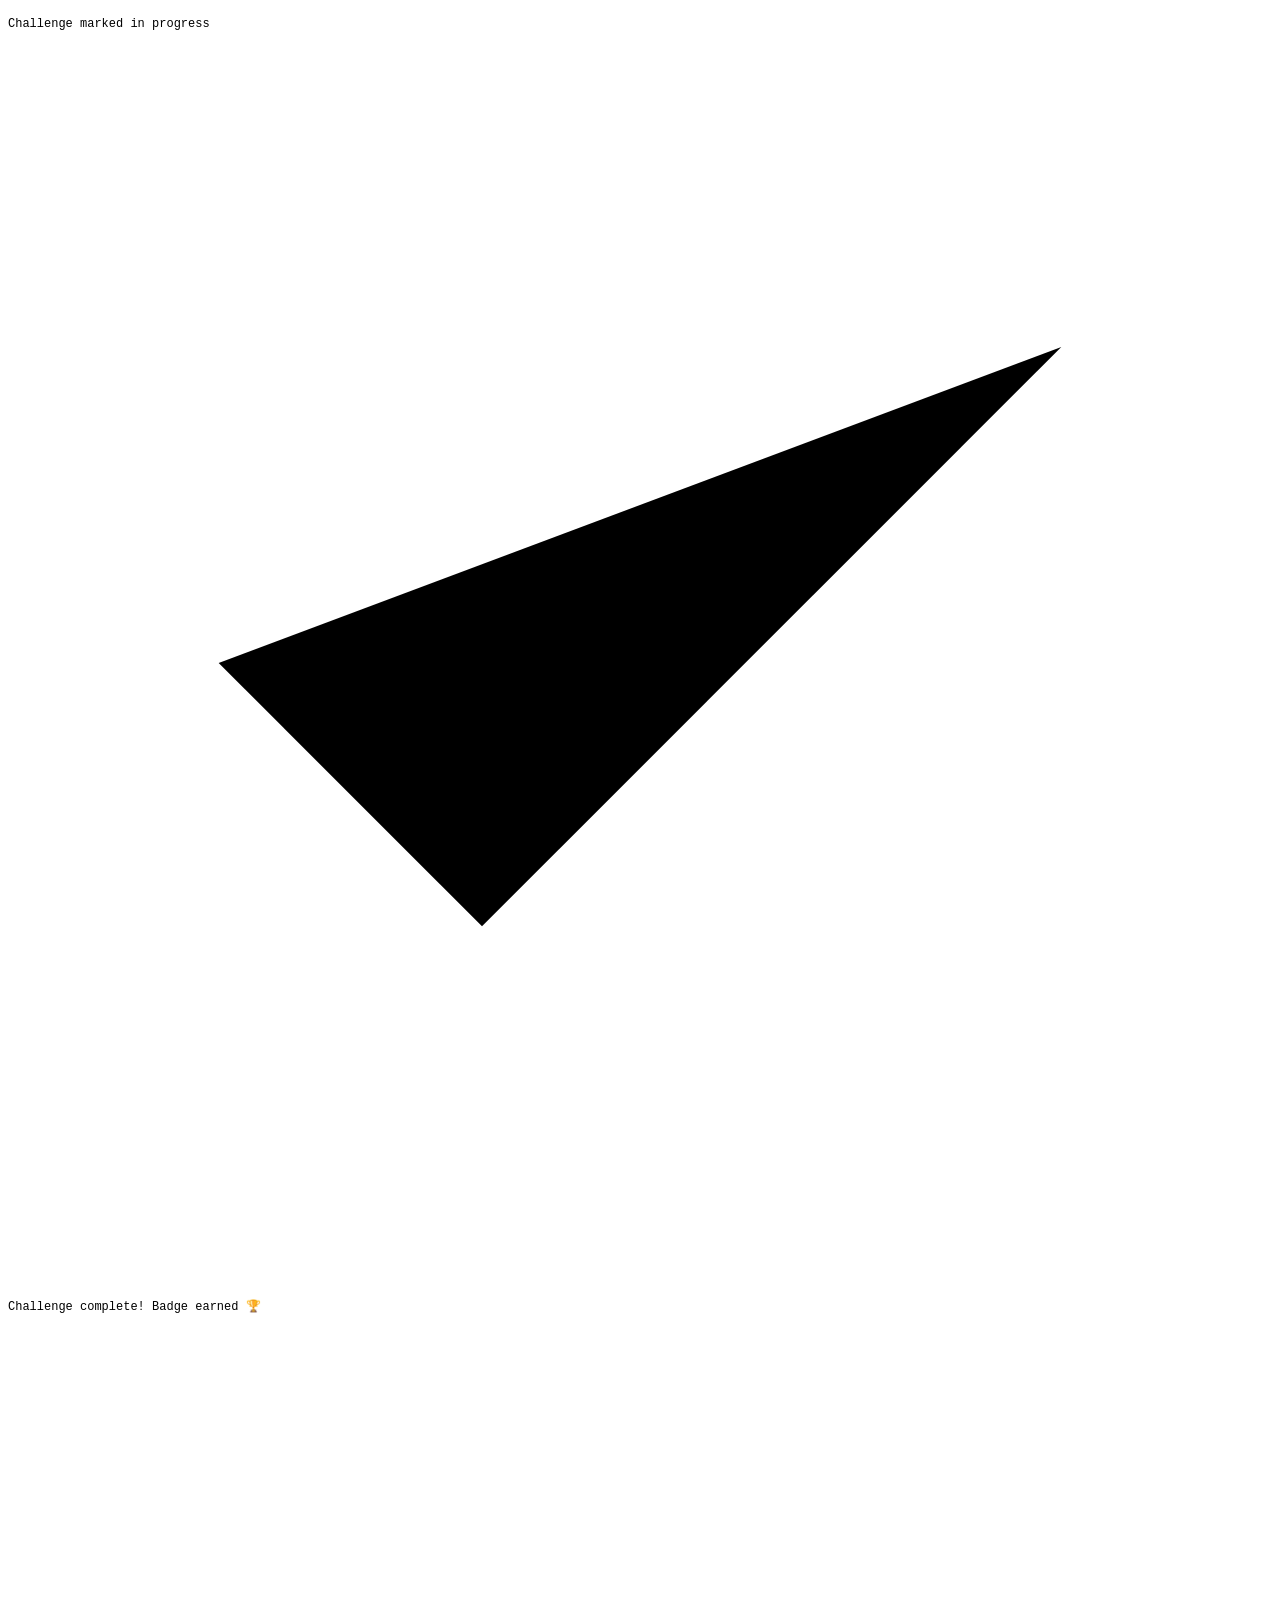
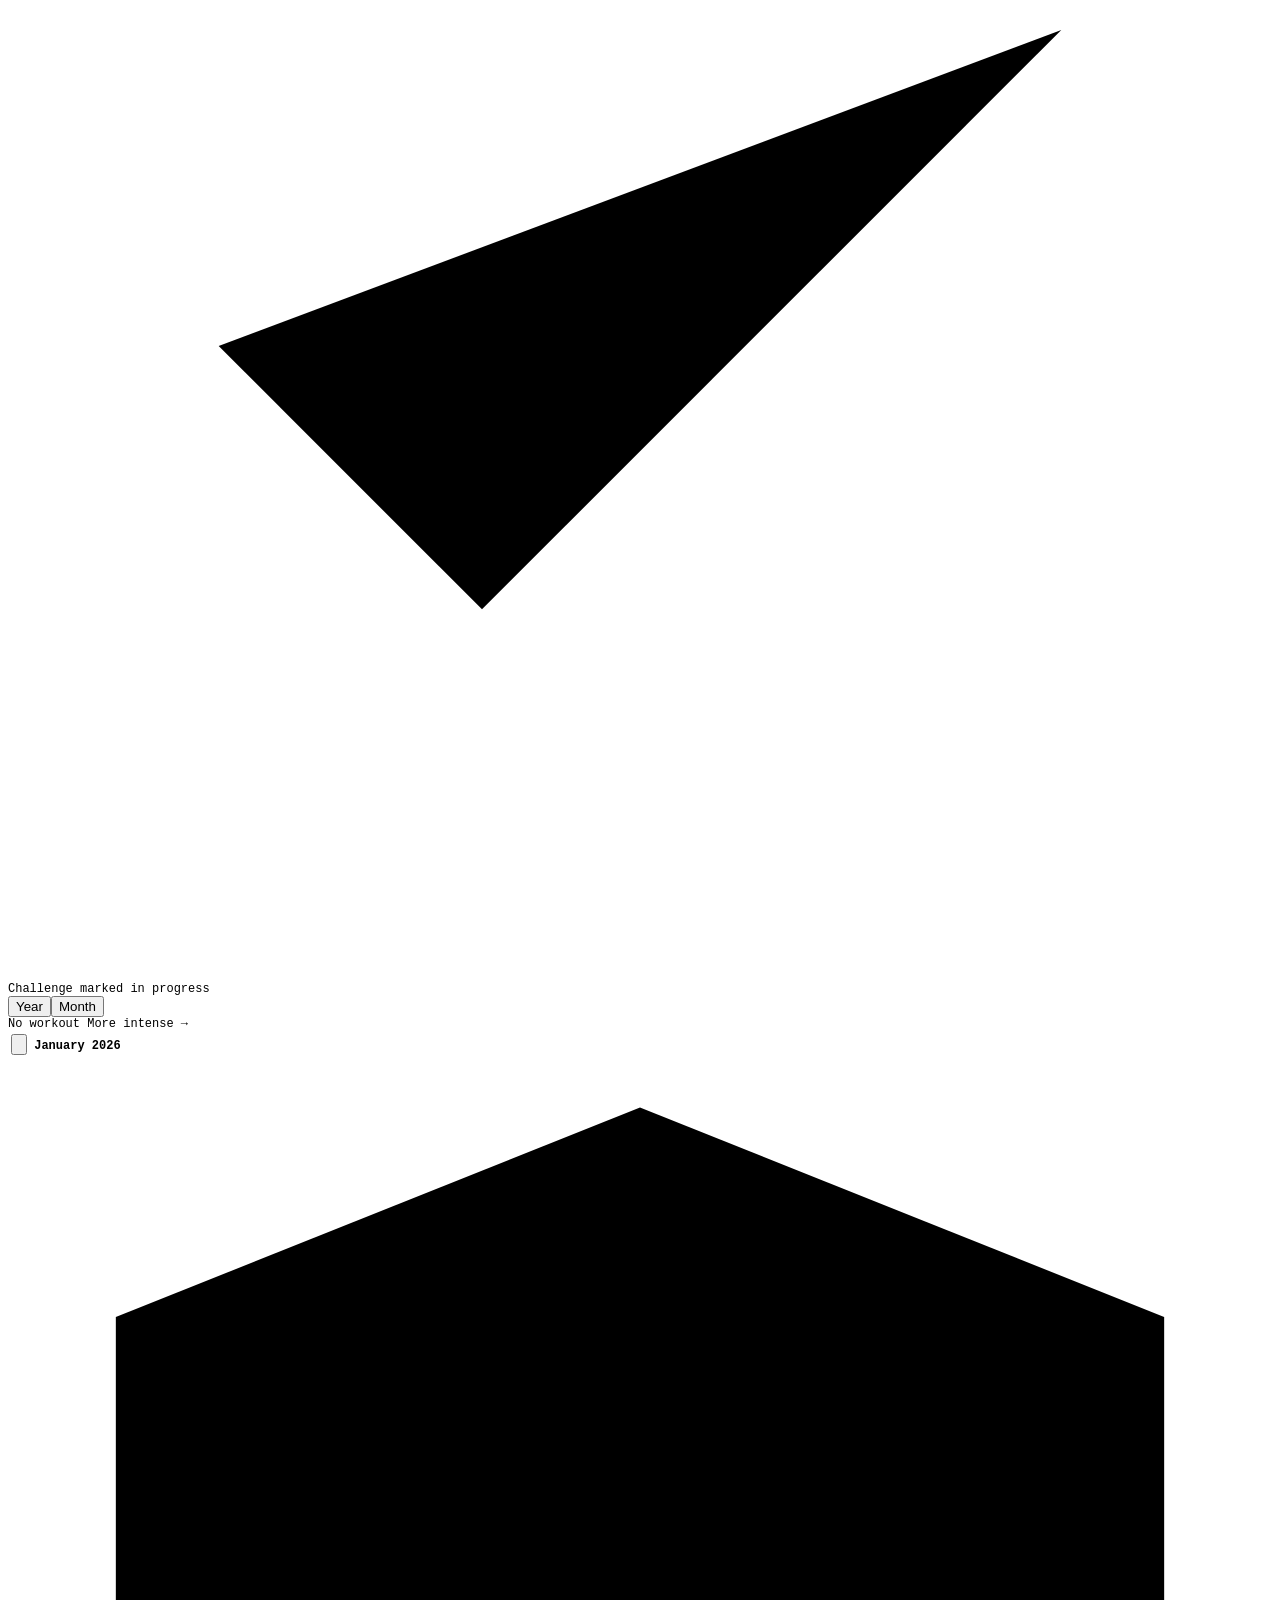
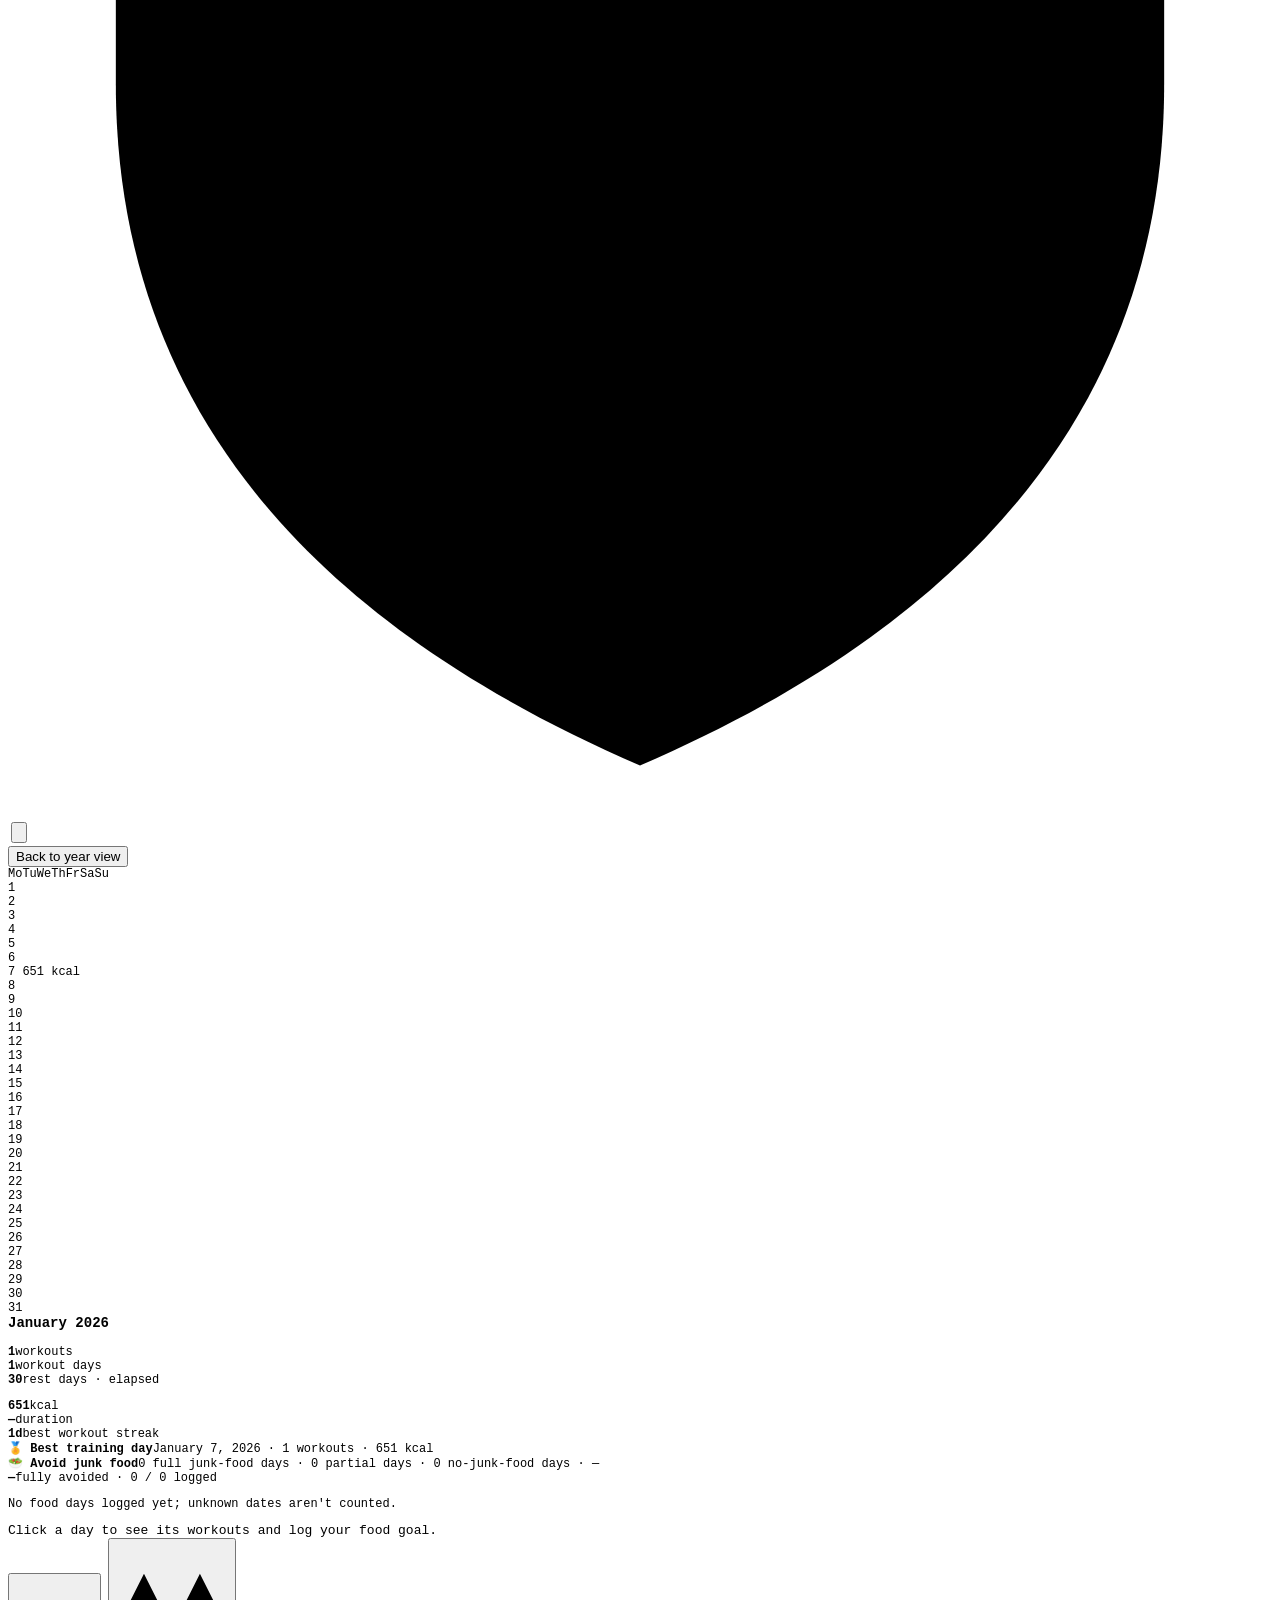
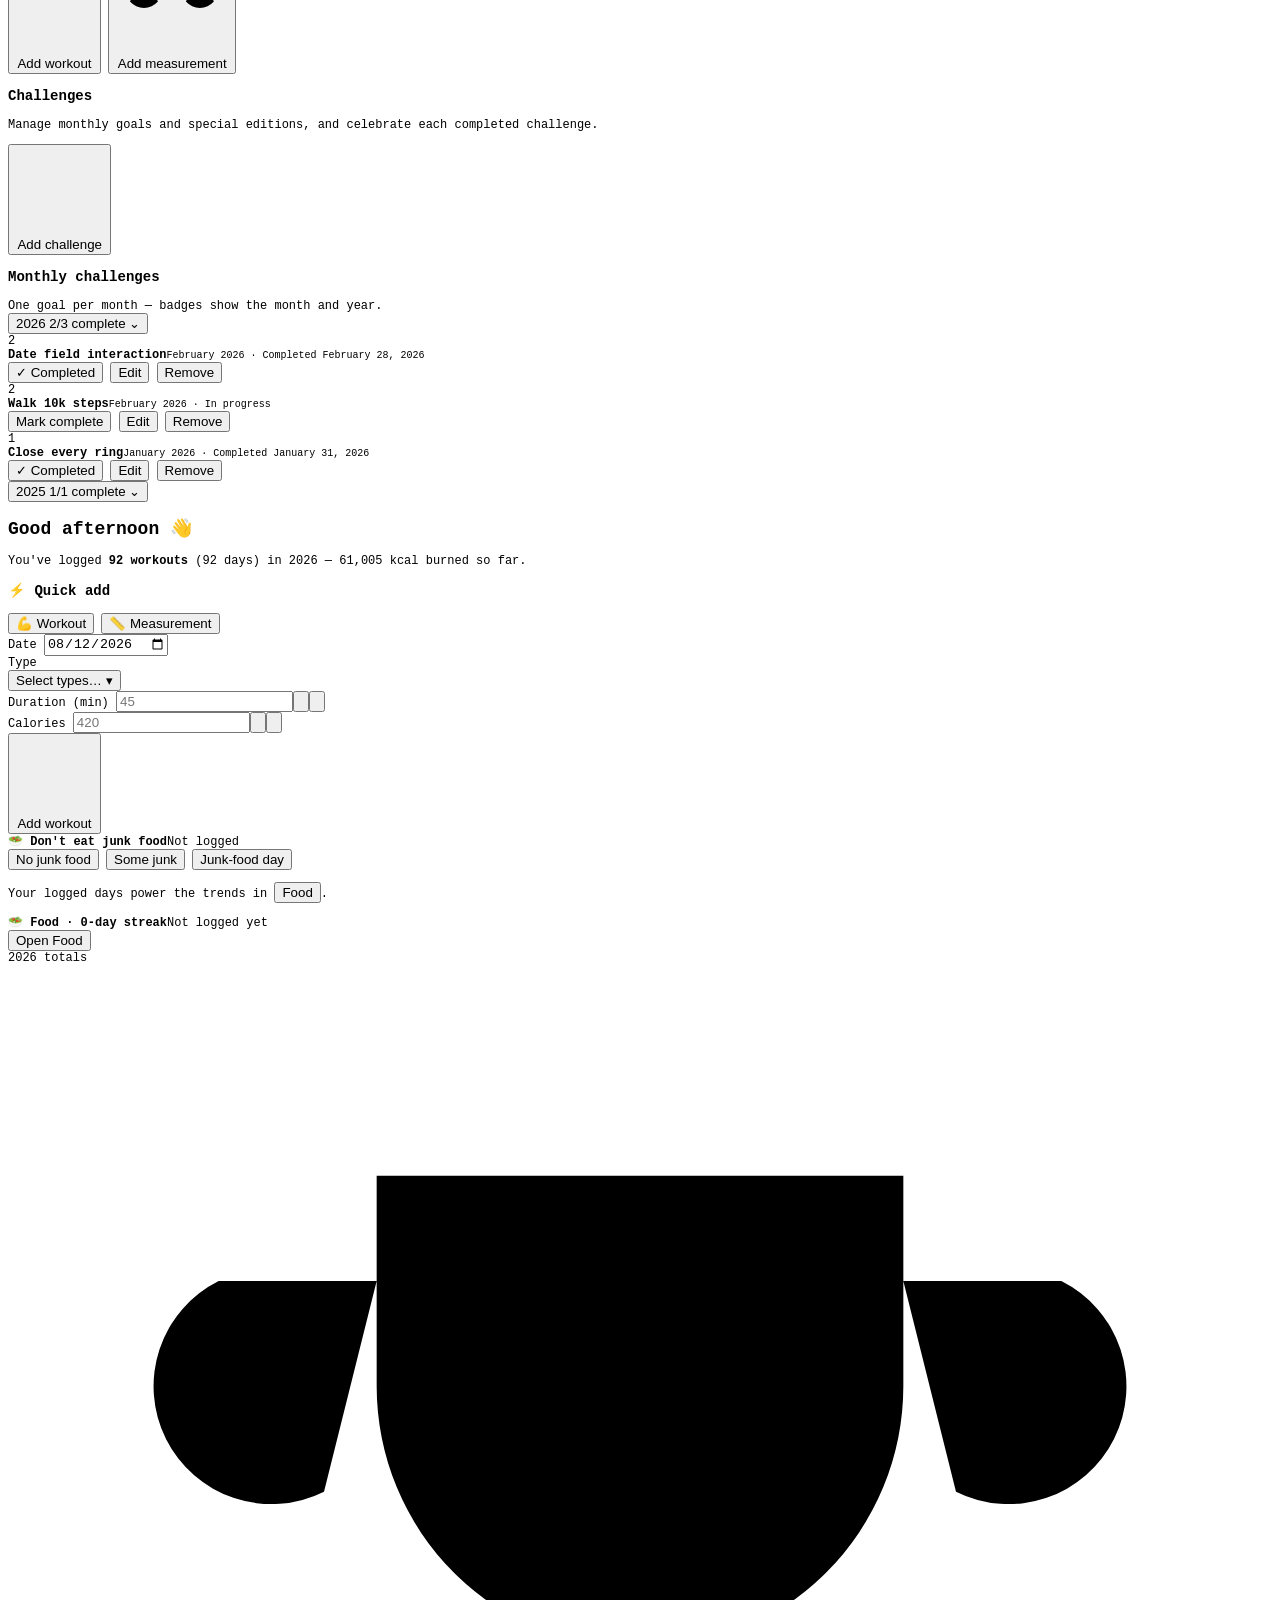
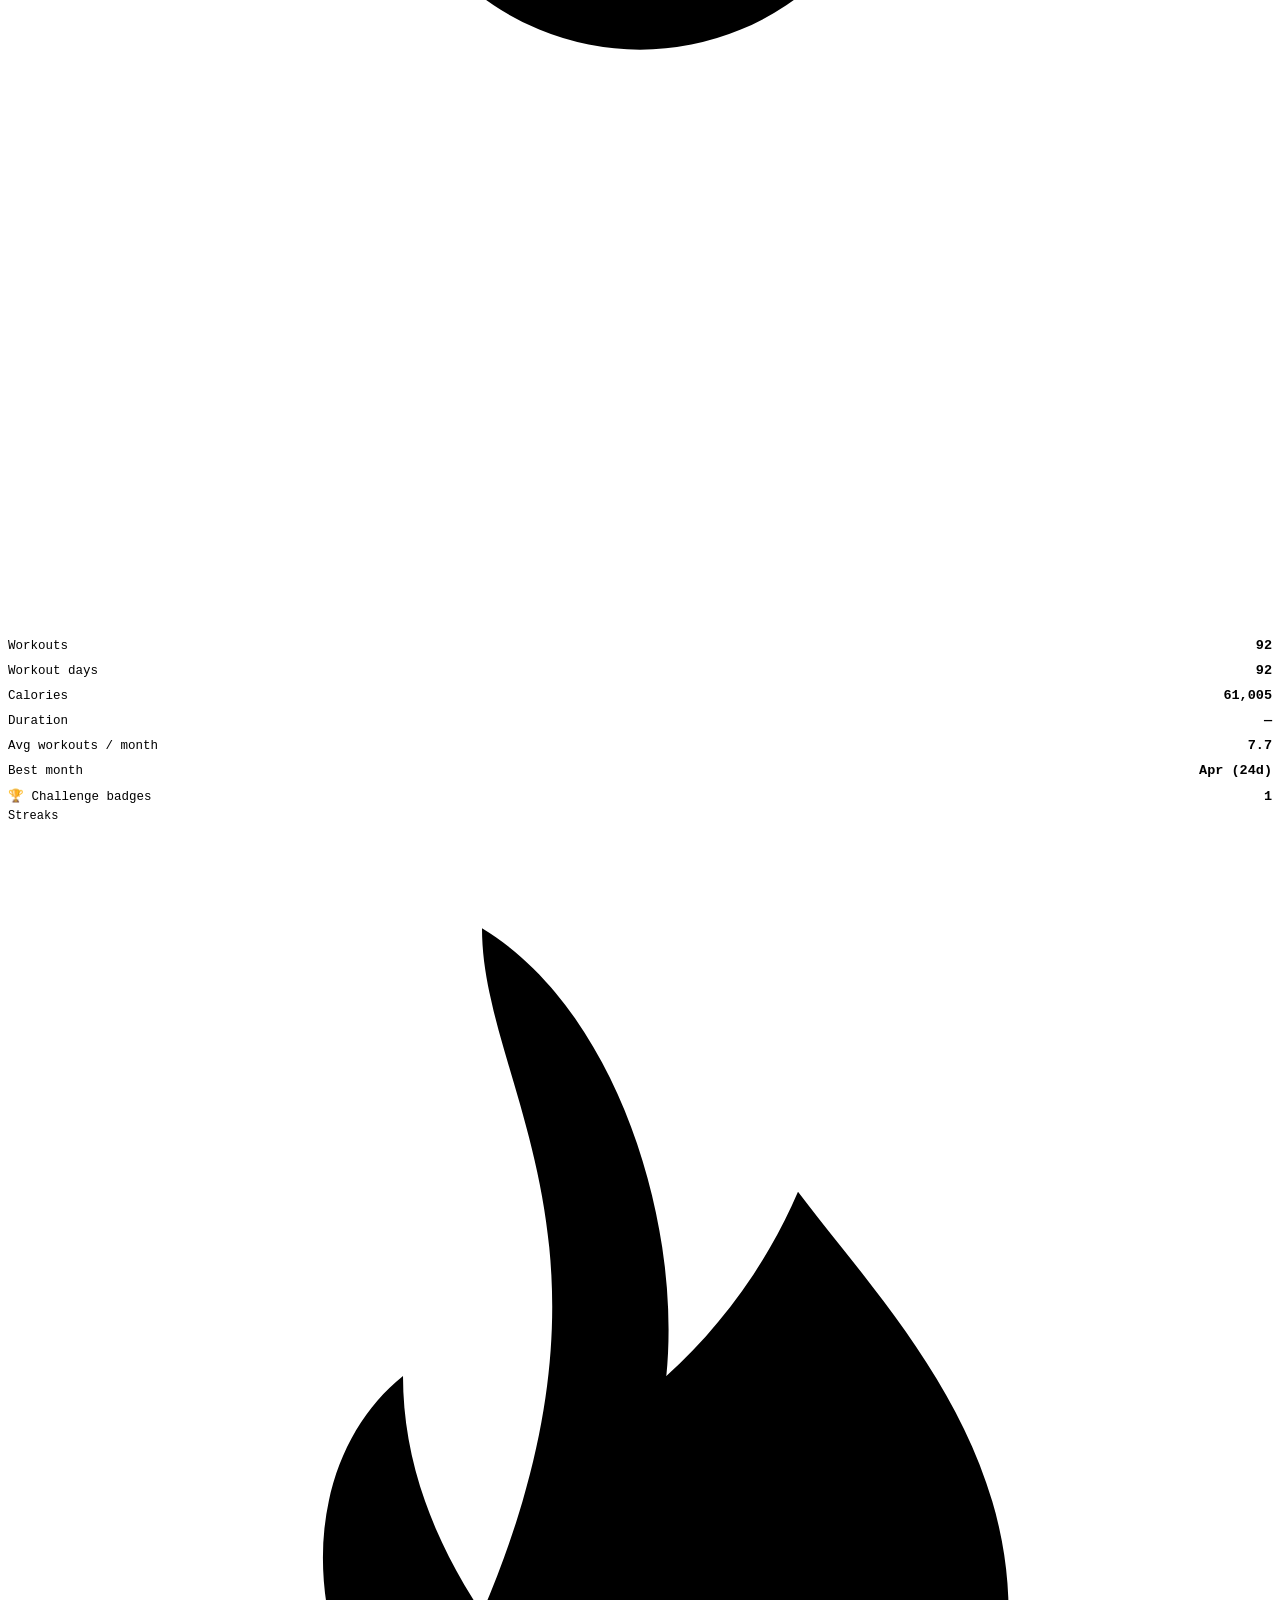
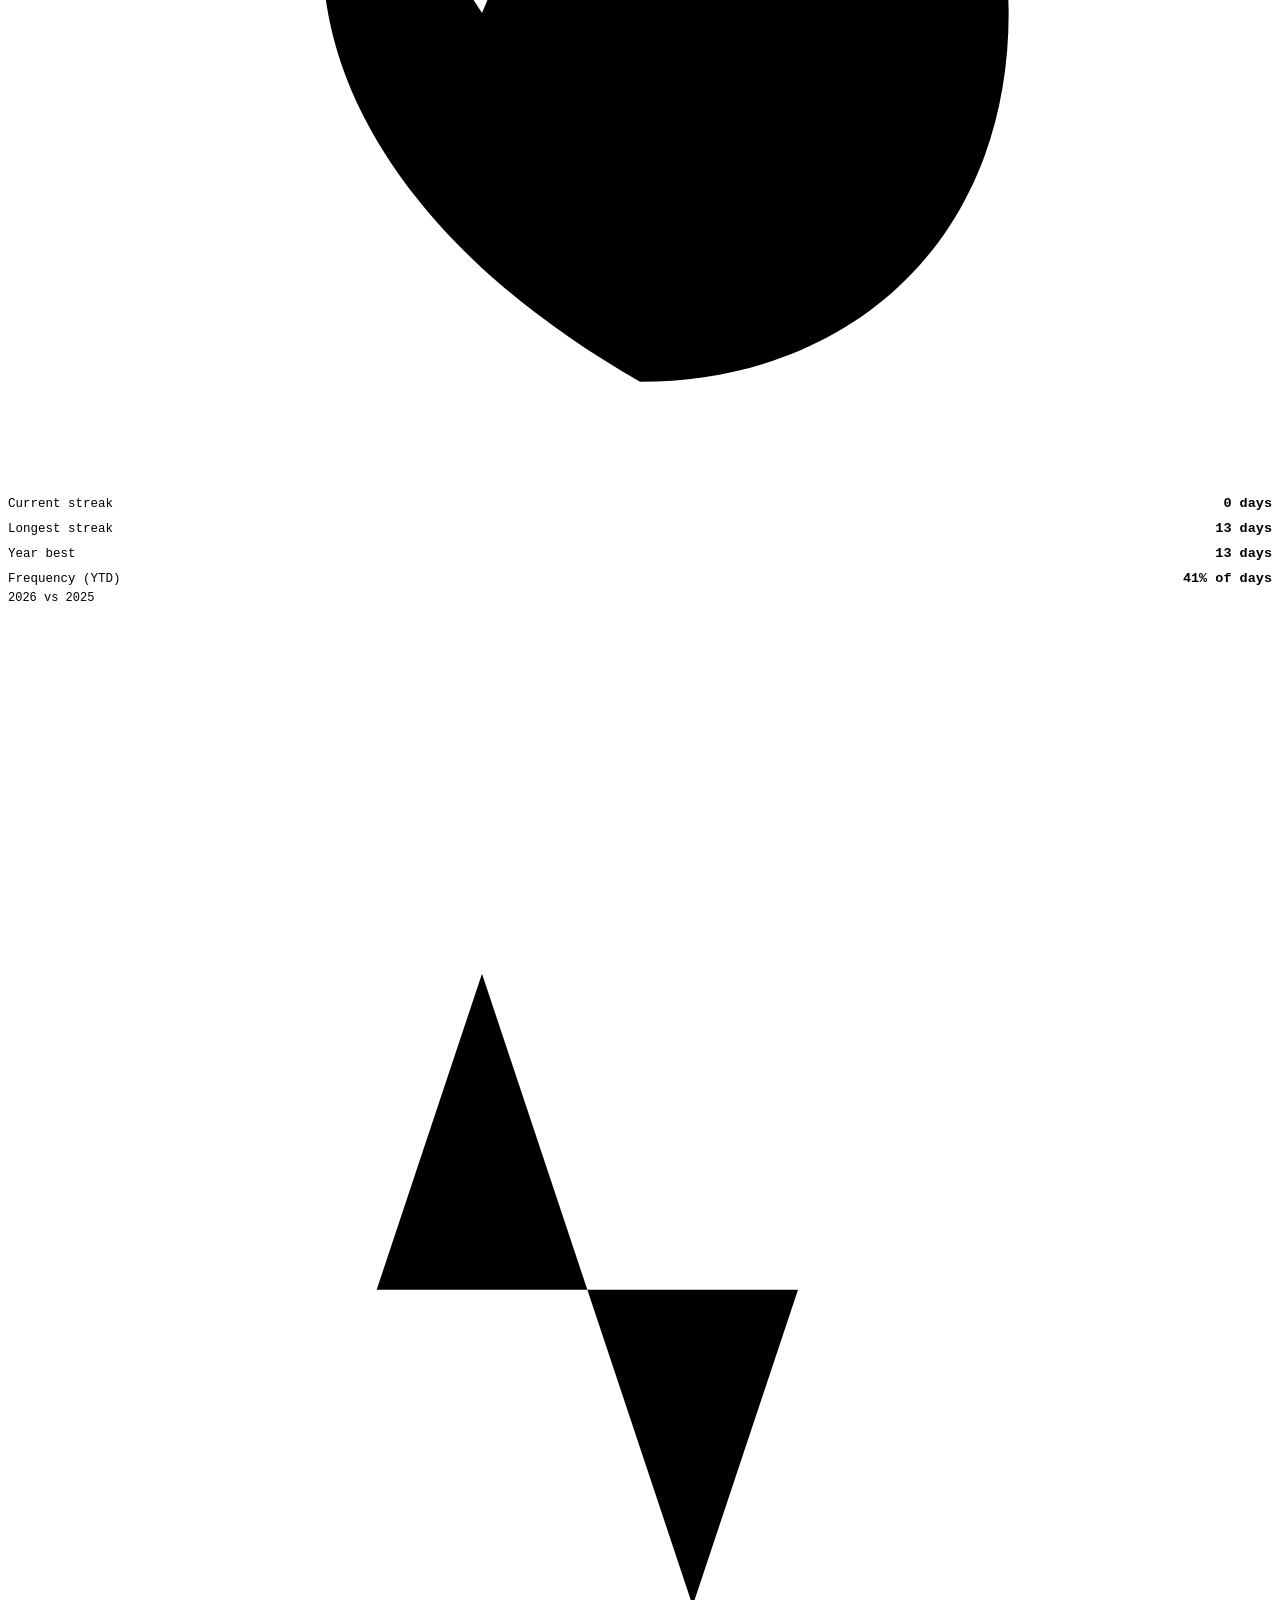
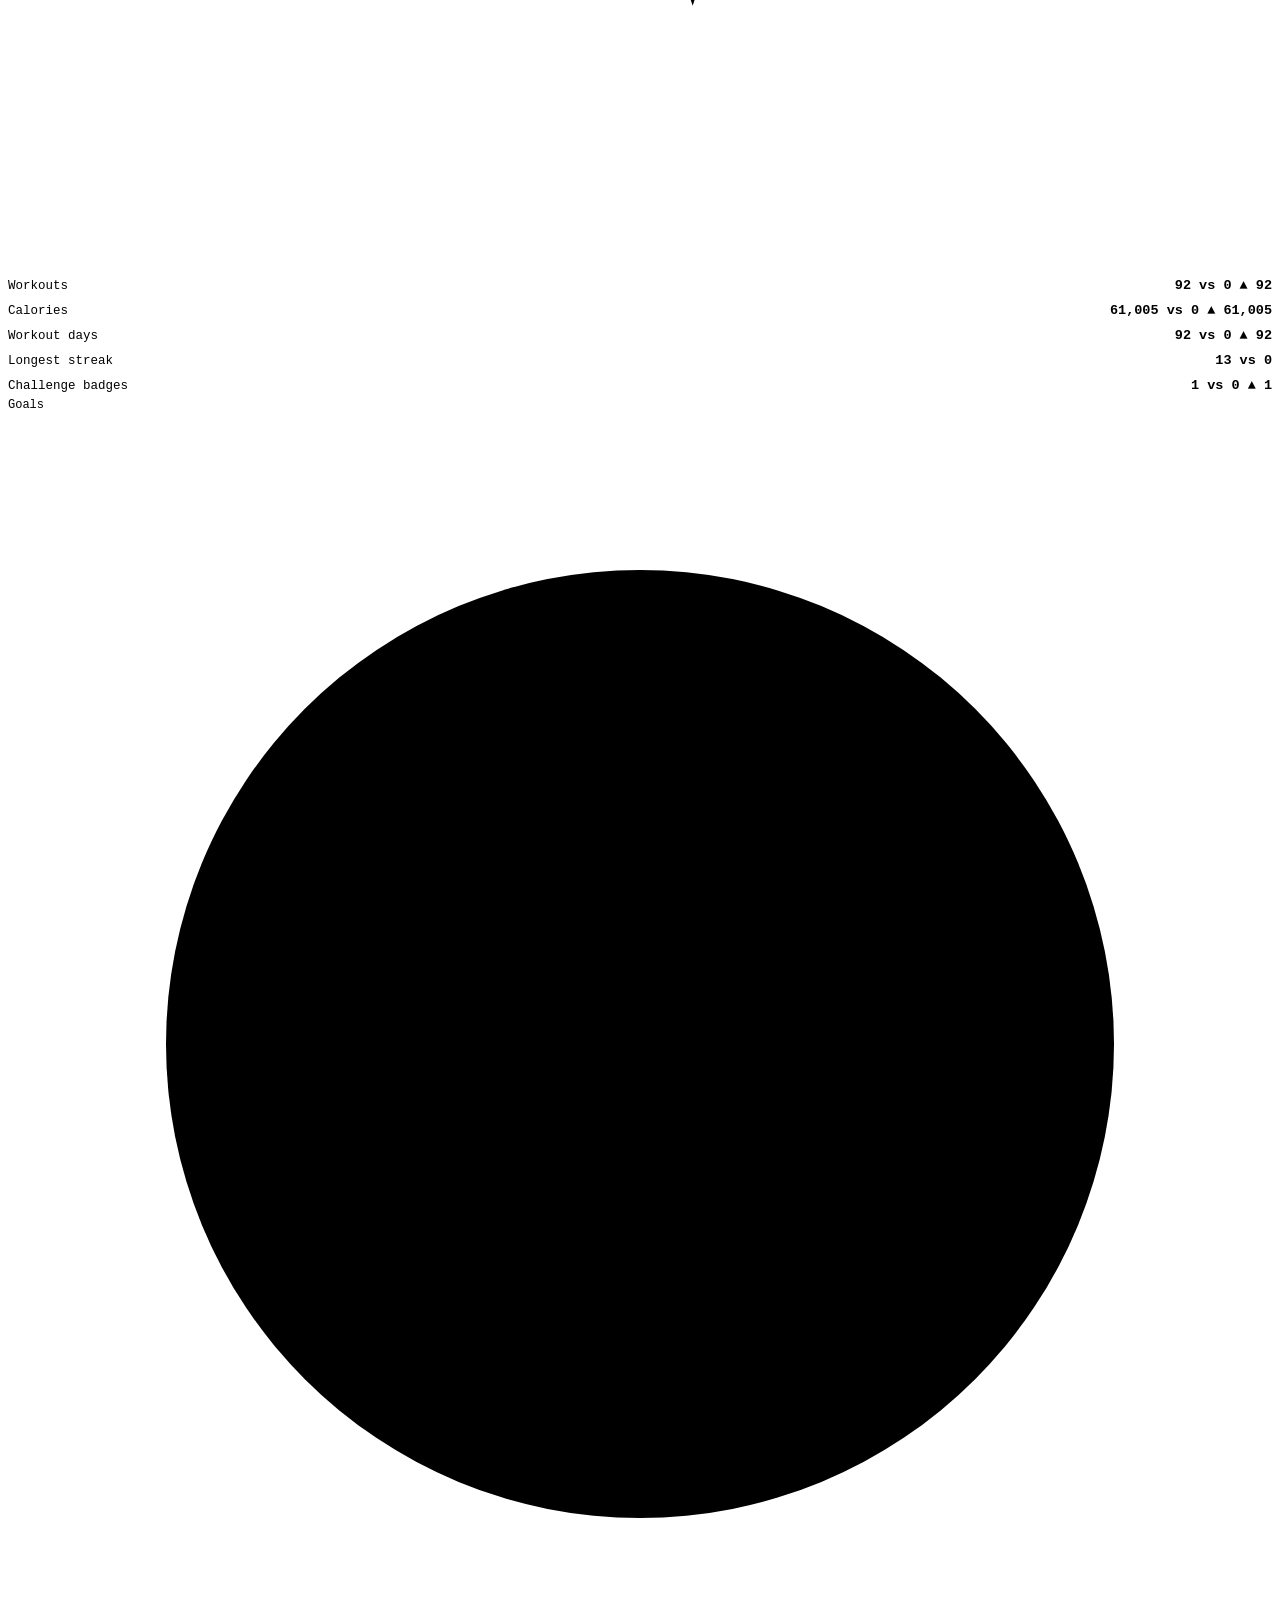
<file: app/tests/smoke-test.html>
<!DOCTYPE html>
<html lang="en">
<head>
<meta charset="UTF-8">
<title>Focus smoke test</title>
</head>
<body style="font-family:monospace;font-size:12px">
<pre id="out">running…</pre>
<script src="../lib/xlsx.full.min.js"></script>
<script src="../lib/jspdf.umd.min.js"></script>
<script src="../lib/fonts/fonts.js"></script>
<script src="../js/seed-data.js"></script>
<script src="../js/version.js"></script>
<script src="../js/store.js?v=12"></script>
<script src="../js/stats.js?v=11"></script>
<script src="../js/foodEngine.js?v=2"></script>
<script src="../js/progressEngine.js?v=3"></script>
<script src="../js/charts.js?v=12"></script>
<script src="../js/excel.js"></script>
<script src="../js/pdf.js"></script>
<script src="../js/ui.js?v=23"></script>
<script>
// NOTE: app.js is intentionally excluded (it boots the UI); core logic is tested here.
const out = document.getElementById("out");
let pass = 0, fail = 0;
const lines = [];
// Keep historical assertions deterministic; the app itself still uses the real clock.
const NativeDate = Date;
const SMOKE_DATE = "2026-08-12T12:00:00";
class SmokeDate extends NativeDate {
  constructor(...args) {
    const input = args.length ? args[0] : SMOKE_DATE;
    if (args.length === 1 && typeof input === "string" && /^\d{4}-\d{2}-\d{2}$/.test(input)) {
      super(input + "T12:00:00");
    } else {
      super(...(args.length ? args : [SMOKE_DATE]));
    }
  }
  static now() { return new NativeDate(SMOKE_DATE).getTime(); }
}
window.Date = SmokeDate;
function ok(name, cond, extra) {
  if (cond) { pass++; lines.push("PASS  " + name); }
  else { fail++; lines.push("FAIL  " + name + (extra ? "  -> " + extra : "")); }
}
function dump() {
  out.textContent = "PULSE-SMOKE-RESULT pass=" + pass + " fail=" + fail + "\n" + lines.join("\n");
}

(async function run() {
  try {
    const S = Focus.Stats;
    // --- store init + seed ---
    await Focus.Store.init();
    const seeded = await Focus.Store.seedIfNeeded();
    ok("seed loads 92 workouts", Focus.Store.workouts.length === 92, "got " + Focus.Store.workouts.length);
    ok("seed loads 58 measurements", Focus.Store.measurements.length === 58, "got " + Focus.Store.measurements.length);
    const seeded2 = await Focus.Store.seedIfNeeded();
    ok("seed was not re-imported on 2nd call", seeded2.loaded === false && (seeded2.reason === "already-seeded" || seeded2.added === 0), JSON.stringify(seeded2));

    // --- yearly totals vs spreadsheet summary ---
    const ys = S.yearlyStats(Focus.Store.workouts, 2026);
    ok("yearly workouts = 92", ys.workouts === 92, "got " + ys.workouts);
    ok("yearly calories = 61005", ys.calories === 61005, "got " + ys.calories);
    ok("workout days = 92", ys.days === 92, "got " + ys.days);
    ok("best month = April", ys.bestMonth && ys.bestMonth.label === "Apr", ys.bestMonth && ys.bestMonth.label);
    const apr = S.monthlyStats(Focus.Store.workouts, 2026)[3];
    ok("April: 24 days / 16404 kcal", apr.days === 24 && apr.calories === 16404, JSON.stringify(apr));

    // --- streaks ---
    const st = S.streaks(Focus.Store.workouts, "2026-08-07");
    // 2026-08-02,03,04 then 07: streak from 07 backwards = 1 (07 only)
    ok("current streak on Aug 7 = 1", st.current === 1, "got " + st.current);
    const st2 = S.streaks(Focus.Store.workouts, "2026-05-30");
    // 2026-05-28,29,30 -> 3
    ok("streak ending May 30 = 3", st2.current === 3, "got " + st2.current);
    // April 3-15 had a long run: Apr 3,4,5,6,7,8,9,10,11,12,13,14,15 = 13
    const aprDays = new Set(Focus.Store.workouts.filter((w) => w.date.slice(0,7) === "2026-04").map((w) => w.date));
    ok("longest streak in April = 13", S.longestStreakInSet(aprDays) === 13, "got " + S.longestStreakInSet(aprDays));
    // Rest streak: longest run of consecutive days WITHOUT a workout inside a window.
    // August seed = Aug 2, 3, 4, 7 -> the Aug 5-6 gap is the longest, but it runs to
    // the end of the window, so only the in-window days count: rest = 2.
    ok("rest streak in Aug 1-7 window = 2", S.longestRestStreak(Focus.Store.workouts, "2026-08-01", "2026-08-07") === 2, "got " + S.longestRestStreak(Focus.Store.workouts, "2026-08-01", "2026-08-07"));
    // Bounded window: Aug 1-8 fully contains the Aug 5-6 gap -> 2; a fully-trained
    // window (Aug 2-4) has no rest days -> 0; a window with no workouts at all is
    // all rest -> its full length (7 for Sep 1-7).
    ok("rest streak Aug 1-8 = 2, Aug 2-4 = 0, no-workout window = 7",
      S.longestRestStreak(Focus.Store.workouts, "2026-08-01", "2026-08-08") === 2
      && S.longestRestStreak(Focus.Store.workouts, "2026-08-02", "2026-08-04") === 0
      && S.longestRestStreak(Focus.Store.workouts, "2026-09-01", "2026-09-07", "2026-09-08") === 7,
      "got " + S.longestRestStreak(Focus.Store.workouts, "2026-08-01", "2026-08-08") + "/" +
        S.longestRestStreak(Focus.Store.workouts, "2026-08-02", "2026-08-04") + "/" +
        S.longestRestStreak(Focus.Store.workouts, "2026-09-01", "2026-09-07", "2026-09-08"));
    ok("rest streak excludes today and future dates", S.longestRestStreak([], "2026-08-01", "2026-08-31", "2026-08-03") === 2 && S.longestRestStreak([], "2026-08-03", "2026-08-31", "2026-08-03") === 0);
    // restStreakEnd: a window that is already over keeps its end; a running or
    // future window is capped at yesterday; a cap before the window start -> null.
    ok("restStreakEnd caps running windows at yesterday (null before start)",
      S.restStreakEnd("2026-08-01", "2026-08-31", "2026-09-10") === "2026-08-31"
      && S.restStreakEnd("2026-09-01", "2026-09-30", "2026-09-10") === "2026-09-09"
      && S.restStreakEnd("2026-10-01", "2026-10-31", "2026-09-10") === null,
      "got " + S.restStreakEnd("2026-08-01", "2026-08-31", "2026-09-10") + "/" +
        S.restStreakEnd("2026-09-01", "2026-09-30", "2026-09-10") + "/" +
        S.restStreakEnd("2026-10-01", "2026-10-31", "2026-09-10"));

    // --- food habit + recovery analytics (explicit outcomes; unlogged stays unknown) ---
    const habitLog = { "2024-02-01": true, "2024-02-02": false, "2024-02-03": null, "2024-02-30": true, "2024-03-01": true, "2024-03-02": false, "2024-03-03": "some", "2024-03-05": true, "2024-03-06": false };
    const habit = S.foodHabitStats(habitLog, 2024, "2024-03-03");
    ok("food-habit stats count full, partial, avoided, and unknown dates distinctly", habit.elapsedDays === 63 && habit.loggedDays === 5 && habit.avoidedDays === 2 && habit.partialJunkFoodDays === 1 && habit.junkFoodDays === 2 && habit.unloggedDays === 58 && habit.avoidanceRate === 0.4, JSON.stringify(habit));
    ok("food-habit leap February has 29 elapsed days and partial March day is explicit", habit.months[1].elapsedDays === 29 && habit.months[1].loggedDays === 2 && habit.months[2].elapsedDays === 3 && habit.months[2].loggedDays === 3 && habit.months[2].partialJunkFoodDays === 1, JSON.stringify([habit.months[1], habit.months[2]]));
    ok("future year and empty logs remain unknown", S.foodHabitStats({ "2026-01-01": true }, 2027, "2026-06-01").elapsedDays === 0 && S.foodHabitStats({}, 2024, "2024-03-03").avoidanceRate === null);
    const recovery = S.trainingRecoveryStats([
      { date: "2024-03-01" }, { date: "2024-03-01" }, { date: "2024-03-03" }, { date: "2024-03-09" }
    ], 2024, "2024-03-10");
    ok("recovery stats deduplicate workout dates and exclude today/future", recovery.months[2].elapsedDays === 9 && recovery.months[2].workoutDays === 3 && recovery.months[2].restDays === 6 && recovery.months[2].longestRestStreak === 5, JSON.stringify(recovery.months[2]));
    const historyStats = S.workoutHistoryStats([{ date: "2024-03-01" }, { date: "2024-03-01" }, { date: "2024-03-03" }]);
    ok("history rest days span first-to-last workout and dedupe same-day sessions", historyStats.elapsedDays === 3 && historyStats.workoutDays === 2 && historyStats.restDays === 1, JSON.stringify(historyStats));
    ok("empty workout history reports zero days without inventing resting days", S.workoutHistoryStats([]).workoutDays === 0 && S.workoutHistoryStats([]).restDays === 0);
    ok("invalid ISO dates rejected", !S.validISODate("2024-02-30") && S.validISODate("2024-02-29"));
    // --- centralized Food engine: single source of truth (NONE/SOME/FULL) ---
    const FD = window.Focus.Food;
    ok("food engine loads with canonical states", !!FD && FD.NONE === "none" && FD.SOME === "some" && FD.FULL === "full");
    ok("food engine maps legacy values", FD.fromLegacy(true) === "none" && FD.fromLegacy("some") === "some" && FD.fromLegacy(false) === "full" && FD.getStatus({}, "2026-01-01") === null);
    const fr = FD.rangeStats({ "2026-01-01": true, "2026-01-02": "some", "2026-01-03": false }, "2026-01-01", "2026-01-03", "2026-01-03");
    ok("food engine range counts three states", fr.noneDays === 1 && fr.someDays === 1 && fr.fullDays === 1 && fr.loggedDays === 3 && fr.avoidanceRate === 1 / 3, JSON.stringify(fr));
    const fs = FD.streaks({ "2026-01-01": true, "2026-01-02": true, "2026-01-03": "some" }, "2026-01-04");
    ok("food engine SOME breaks junk-free streak", fs.currentNone === 0 && fs.longestNone === 2 && fs.longestJunk === 1, JSON.stringify(fs));
    ok("food engine emits no insights without data", FD.insights({}, "2026-01-05").length === 0);
    ok("food engine avoids fake trends on one day", FD.insights({ "2026-01-01": true }, "2026-01-02").every((i) => !/improving|worsening/i.test(i.text)));
    ok("food goal met only on NONE", FD.isGoalMet({ "2026-01-01": true }, "2026-01-01") === true && FD.isGoalMet({ "2026-01-01": "some" }, "2026-01-01") === false);

    // --- compareYears ---
    const cmp = S.compareYears(Focus.Store.workouts, 2026, 2025);
    ok("compare: 2026 workouts=92, 2025=0", cmp.totals.workouts.a === 92 && cmp.totals.workouts.b === 0, JSON.stringify(cmp.totals.workouts));

    // --- period comparison (dashboard This week / This month) ---
    ok("pctVsPrev 8 vs 6 = +33.3", Math.abs(S.pctVsPrev(8, 6) - 33.333) < 0.001, "got " + S.pctVsPrev(8, 6));
    ok("pctVsPrev 24 vs 20 = +20", S.pctVsPrev(24, 20) === 20, "got " + S.pctVsPrev(24, 20));
    ok("pctVsPrev decline 9 vs 10 = -10", S.pctVsPrev(9, 10) === -10, "got " + S.pctVsPrev(9, 10));
    ok("pctVsPrev 5 vs 0 = +100", S.pctVsPrev(5, 0) === 100, "got " + S.pctVsPrev(5, 0));
    ok("pctVsPrev 0 vs 0 = 0 (neutral)", S.pctVsPrev(0, 0) === 0, "got " + S.pctVsPrev(0, 0));
    ok("pctVsPrev zero base matches compareYears rule (+100)", S.pctVsPrev(92, 0) === cmp.totals.workouts.pct, S.pctVsPrev(92, 0) + " vs " + cmp.totals.workouts.pct);

    // --- backup reminder rule (pure, interval-driven: every N days) ---
    ok("reminder: never backed up -> due (any day)", S.backupReminderDue("2026-08-12") === true, String(S.backupReminderDue("2026-08-12")));
    ok("reminder: disabled -> never due", S.backupReminderDue("2026-08-12", { enabled: false }) === false);
    ok("reminder: backup 9 days ago -> not due (default 10)", S.backupReminderDue("2026-08-12", { lastBackupAt: "2026-08-03" }) === false, String(S.backupReminderDue("2026-08-12", { lastBackupAt: "2026-08-03" })));
    ok("reminder: backup 10 days ago -> due (default 10)", S.backupReminderDue("2026-08-12", { lastBackupAt: "2026-08-02" }) === true, String(S.backupReminderDue("2026-08-12", { lastBackupAt: "2026-08-02" })));
    ok("reminder: custom 20-day interval, 15 days -> not due", S.backupReminderDue("2026-08-12", { lastBackupAt: "2026-07-28", days: 20 }) === false, String(S.backupReminderDue("2026-08-12", { lastBackupAt: "2026-07-28", days: 20 })));
    ok("reminder: custom 20-day interval, 20 days -> due", S.backupReminderDue("2026-08-12", { lastBackupAt: "2026-07-23", days: 20 }) === true, String(S.backupReminderDue("2026-08-12", { lastBackupAt: "2026-07-23", days: 20 })));
    ok("reminder: backup datetime string handled (9 days) -> not due", S.backupReminderDue("2026-08-12", { lastBackupAt: "2026-08-03T12:00:00.000Z" }) === false);
    ok("reminder: already shown today -> not due", S.backupReminderDue("2026-08-12", { lastShownAt: "2026-08-12" }) === false);
    ok("reminder: invalid days falls back to 10", S.backupReminderDue("2026-08-12", { lastBackupAt: "2026-08-03", days: "abc" }) === false);

    // --- measurement stats ---
    const mstats = S.measurementStats(Focus.Store.measurements);
    const weight = mstats.find((m) => m.type === "Weight");
    ok("weight count=29", weight.count === 29, "got " + weight.count);
    ok("weight first=158.5 latest=149.2 change=-9.3", weight.first.value === 158.5 && weight.latest.value === 149.2 && Math.abs(weight.change - (-9.3)) < 0.001, JSON.stringify({f: weight.first.value, l: weight.latest.value, c: weight.change}));
    ok("waist trend down", mstats.find((m) => m.type === "Waist").trend === "down");

    // --- dedicated Progress engine: edge cases, regression, projections, composition ---
    const PE = Focus.ProgressEngine;
    const emptyProgress = PE.analyze([], {});
    ok("progress engine empty history is safe", emptyProgress.weight.count === 0 && emptyProgress.weight.latest === null && emptyProgress.weight.projections.oneMonth === null && emptyProgress.composition.bmi === null);
    const oneProgress = PE.analyzeMetric([{ id: "one", date: "2026-01-31", type: "Weight", value: 158, unit: "lb" }], "Weight");
    ok("progress engine single point avoids fake rate/projection", oneProgress.count === 1 && oneProgress.trend === "stable" && oneProgress.ratePerMonth === null && oneProgress.projections.threeMonths === null);
    const irregularProgress = PE.analyzeMetric([
      { id: "a", date: "2026-01-01", type: "Weight", value: 80, unit: "kg" },
      { id: "b", date: "2026-02-15", type: "Weight", value: 170, unit: "lb" },
      { id: "c", date: "2026-05-01", type: "Weight", value: 76, unit: "kg" }
    ], "Weight");
    ok("progress engine normalizes mixed weight units and fits dated trend", irregularProgress.count === 3 && irregularProgress.unit === "kg" && Math.abs(irregularProgress.latest.value - 76) < 0.001 && irregularProgress.ratePerMonth < 0 && irregularProgress.r2 > 0.8, JSON.stringify({ unit: irregularProgress.unit, rate: irregularProgress.ratePerMonth, r2: irregularProgress.r2 }));
    ok("progress engine produces trend and calendar-month projection points", irregularProgress.trendLine.length === 3 && irregularProgress.trendLine.every((p) => Number.isFinite(p.trend)) && irregularProgress.projections.points[0].date === "2026-06-01" && irregularProgress.projections.sixMonths != null, JSON.stringify(irregularProgress.projections));
    ok("progress engine sorts irregular records and reports current month comparison", irregularProgress.first.date === "2026-01-01" && irregularProgress.monthComparison.currentMonth === "2026-05" && irregularProgress.insights.past.length > 0 && irregularProgress.insights.future.length > 0);
    const goalProgress = PE.analyzeMetric([
      { id: "ga", date: "2026-01-01", type: "Weight", value: 80, unit: "kg" },
      { id: "gb", date: "2026-06-01", type: "Weight", value: 74, unit: "kg" }
    ], "Weight", { goal: 60 });
    ok("progress engine estimates a reachable goal date", goalProgress.goalETA && goalProgress.goalETA.date > "2026-06-01" && goalProgress.goalETA.months > 0 && goalProgress.insights.future.some((i) => i.includes("reach 60")), JSON.stringify(goalProgress.goalETA));
    const purityA = PE.analyzeMetric([{ id: "p1", date: "2026-06-01", type: "Weight", value: 160, unit: "lb" }, { id: "p2", date: "2026-07-15", type: "Weight", value: 155, unit: "lb" }], "Weight", { now: "2026-08-12" });
    const purityB = PE.analyzeMetric([{ id: "p1", date: "2026-06-01", type: "Weight", value: 160, unit: "lb" }, { id: "p2", date: "2026-07-15", type: "Weight", value: 155, unit: "lb" }], "Weight", { now: "2026-08-12" });
    ok("progress engine is pure: same inputs give same outputs", JSON.stringify(purityA) === JSON.stringify(purityB) && purityA.now === "2026-08-12");
    const oldHeavy = [
      { id: "o1", date: "2024-01-01", type: "Weight", value: 220, unit: "lb" },
      { id: "o2", date: "2024-06-01", type: "Weight", value: 210, unit: "lb" },
      { id: "r1", date: "2026-07-01", type: "Weight", value: 150, unit: "lb" },
      { id: "r2", date: "2026-08-01", type: "Weight", value: 148, unit: "lb" }
    ];
    const mixedRate = PE.analyzeMetric(oldHeavy, "Weight", { now: "2026-08-12" });
    const recentOnlyRate = PE.analyzeMetric(oldHeavy.slice(2), "Weight", { now: "2026-08-12" });
    ok("recent window wins: old readings do not skew the trend", Math.abs(mixedRate.ratePerMonth - recentOnlyRate.ratePerMonth) < 0.05 && mixedRate.rateBasis === 2 && mixedRate.recentAverage != null && mixedRate.projections.endOfNextJanuary != null, JSON.stringify({ mixed: mixedRate.ratePerMonth, recent: recentOnlyRate.ratePerMonth }));
    const boundaryRate = PE.analyzeMetric([
      { id: "b0", date: "2026-03-01", type: "Weight", value: 220, unit: "lb" },
      { id: "b1", date: "2026-06-01", type: "Weight", value: 150, unit: "lb" },
      { id: "b2", date: "2026-07-01", type: "Weight", value: 149, unit: "lb" },
      { id: "b3", date: "2026-08-01", type: "Weight", value: 148, unit: "lb" },
      { id: "b4", date: "2026-08-01", type: "Weight", value: 147.5, unit: "lb" }
    ], "Weight", { now: "2026-08-12" });
    ok("recent window spans 3 months and keeps multiple same-month inputs", boundaryRate.recentWindowStart === "2026-05-12" && boundaryRate.rateBasis === 4 && boundaryRate.recentCount === 4 && Math.abs(boundaryRate.ratePerMonth - recentOnlyRate.ratePerMonth) > 0.01, JSON.stringify({ start: boundaryRate.recentWindowStart, basis: boundaryRate.rateBasis }));
    const horizon = PE.analyzeMetric([{ id: "h1", date: "2026-07-01", type: "Weight", value: 150, unit: "lb" }, { id: "h2", date: "2026-08-01", type: "Weight", value: 149, unit: "lb" }], "Weight", { now: "2026-08-12" });
    ok("projection horizon covers remaining year + 1 month weekly", horizon.projectionEnd === "2027-01-31" && horizon.projections.endOfYearDate === "2026-12-31" && horizon.projections.endOfNextJanuaryDate === "2027-01-31" && horizon.weeklyProjection.length >= 20 && horizon.weeklyProjection[horizon.weeklyProjection.length - 1].date === "2027-01-31" && horizon.insights.future.some((i) => i.includes("January 31, 2027")), JSON.stringify({ end: horizon.projectionEnd, pts: horizon.weeklyProjection.length }));
    const cp = PE.computeProgress({ weightMeasurements: [{ id: "w1", date: "2026-07-01", type: "Weight", value: 150, unit: "lb" }, { id: "w2", date: "2026-08-01", type: "Weight", value: 149, unit: "lb" }], waistMeasurements: [], profile: {}, now: "2026-08-12", options: { weightUnit: "lb" } });
    ok("computeProgress entry point matches analyzeMetric", cp.weight.count === 2 && cp.weight.now === "2026-08-12" && cp.composition != null);
    const goalUnitProgress = PE.analyze(Focus.Store.measurements, {}, { weightUnit: "lb", goalWeight: 60, goalWeightUnit: "kg" });
    ok("progress engine normalizes goal units to displayed weight units", goalUnitProgress.weight.goalETA && Math.abs(goalUnitProgress.weight.goalETA.months - PE.analyzeMetric(Focus.Store.measurements, "Weight", { unit: "lb", goal: 132.2772 }).goalETA.months) < 0.1, JSON.stringify(goalUnitProgress.weight.goalETA));
    const progressResult = PE.analyze(Focus.Store.measurements, { height: 170, heightUnit: "cm", sex: "male", neck: 38, neckUnit: "cm" });
    ok("progress engine composition includes BMI and waist-height ratio", progressResult.composition.bmi != null && progressResult.composition.bmiCategory && progressResult.composition.waistHeightRatio != null, JSON.stringify({ bmi: progressResult.composition.bmi, whtr: progressResult.composition.waistHeightRatio }));
    ok("progress engine derives lean/fat mass when body fat exists", progressResult.composition.bodyFat != null && progressResult.composition.leanMass != null && progressResult.composition.fatMass != null && Math.abs(progressResult.composition.leanMass + progressResult.composition.fatMass - progressResult.composition.weightKg / 0.45359237) < 0.2, JSON.stringify(progressResult.composition));

    // --- body composition engine ---
    ok("calcBMI 175cm/70kg", Math.abs(S.calcBMI(175, 70) - 22.857) < 0.01, "got " + S.calcBMI(175, 70));
    ok("calcBMI null when height missing", S.calcBMI(null, 70) === null && S.calcBMI(175, 0) === null);
    ok("bmiCategory 22.9 = Normal weight", S.bmiCategory(22.857).label === "Normal weight" && S.bmiCategory(22.857).cls === "ok");
    ok("bmiCategory 32.7 = Obesity class I", S.bmiCategory(32.65).label === "Obesity class I" && S.bmiCategory(32.65).desc.includes("30 – 35"));
    // U.S. Navy known examples (all in inches: 70/15/32 male -> ~13.4%, 64/12/27/36 female -> ~23.8%)
    const navyMale = S.calcNavyBodyFat("male", 70 * 2.54, 15 * 2.54, 32 * 2.54);
    ok("navy male 70-15-32in ≈ 13.4%", navyMale != null && Math.abs(navyMale - 13.35) < 0.1, "got " + navyMale);
    const navyFemale = S.calcNavyBodyFat("female", 64 * 2.54, 12 * 2.54, 27 * 2.54, 36 * 2.54);
    ok("navy female 64-12-27-36in ≈ 23.8%", navyFemale != null && Math.abs(navyFemale - 23.85) < 0.1, "got " + navyFemale);
    ok("navy male needs Neck+Waist", JSON.stringify(S.navyNeeds("male")) === JSON.stringify(["Neck", "Waist"]));
    ok("navy female needs Neck+Waist+Hips", JSON.stringify(S.navyNeeds("female")) === JSON.stringify(["Neck", "Waist", "Hips"]));
    ok("navy rejects waist <= neck", S.calcNavyBodyFat("male", 175, 40, 35) === null);
    ok("navy rejects missing hips (female)", S.calcNavyBodyFat("female", 163, 33, 71, null) === null);
    ok("navy rejects implausible height", S.calcNavyBodyFat("male", 1750, 38, 80) === null);
    ok("unit conversions in/cm and kg/lb", S.toCm(1, "in") === 2.54 && S.toCm(1, "m") === 100 && S.toCm(1, "mm") === 0.1 && Math.abs(S.toKg(1, "lb") - 0.45359237) < 1e-9 && Math.abs(S.convertTo(1, "lb", "kg") - 0.45359237) < 1e-9 && Math.abs(S.convertTo(2.54, "cm", "in") - 1) < 1e-9);
    ok("latestOfType picks newest by date", S.latestOfType(Focus.Store.measurements, "Weight").value === 149.2, "got " + S.latestOfType(Focus.Store.measurements, "Weight").value);
    ok("bodyComp: 22.3/12% male = Athletic / Lean", S.bodyCompClass("male", 22.3, 12).label === "Athletic / Lean", S.bodyCompClass("male", 22.3, 12).label);
    ok("bodyComp: 27.1/13% male = Very Athletic / Muscular", S.bodyCompClass("male", 27.1, 13).label === "Very Athletic / Muscular", S.bodyCompClass("male", 27.1, 13).label);
    ok("bodyComp: 22/15% male = Fit / Fitness", S.bodyCompClass("male", 22, 15).label === "Fit / Fitness");
    ok("bodyComp: 24/28% female = Normal / Healthy", S.bodyCompClass("female", 24, 28).label === "Normal / Healthy");
    ok("bodyComp: 32/25% male = Slightly High", S.bodyCompClass("male", 32, 25).label === "Slightly High");
    ok("bodyComp: 32/33% male = High", S.bodyCompClass("male", 32, 33).label === "High");
    ok("bodyComp: 30/40% male = Very High", S.bodyCompClass("male", 30, 40).label === "Very High");
    ok("bodyComp: 26/40% female = High", S.bodyCompClass("female", 26, 40).label === "High");
    ok("bfInfoRanges male starts with Essential fat 2-5%", S.bfInfoRanges("male")[0].label === "Essential fat" && S.bfInfoRanges("male")[0].range === "2 – 5%");
    ok("bfInfoRanges female has 7 rows", S.bfInfoRanges("female").length === 7);

    // --- CRUD ---
    const w = await Focus.Store.addWorkout({ date: "2026-08-08", type: "Walking", duration: 30, calories: 150 });
    ok("addWorkout returns id", !!w.id && Focus.Store.workouts.length === 93);
    await Focus.Store.updateWorkout(w.id, { calories: 200 });
    ok("updateWorkout persists calories", Focus.Store.workouts.find((x) => x.id === w.id).calories === 200);
    await Focus.Store.deleteWorkout(w.id);
    ok("deleteWorkout removes", Focus.Store.workouts.length === 92);
    const m = await Focus.Store.addMeasurement({ date: "2026-08-08", type: "Chest", value: 101, unit: "cm" });
    await Focus.Store.deleteMeasurement(m.id);
    ok("measurement add+delete", Focus.Store.measurements.length === 58);

    // --- dedup import (re-import seed) ---
    const dup = await Focus.Store.importRecords(FocusSeed.workouts, FocusSeed.measurements);
    ok("re-import seed: 0 added", dup.added === 0, "added=" + dup.added + " skipped=" + dup.skipped);
    ok("re-import seed: 150 skipped", dup.skipped === 150, "skipped=" + dup.skipped);

    // --- normalization ---
    const nw = Focus.Store.normalizeWorkoutRow({ date: "8/7/2026", type: "Run", duration: -5 });
    ok("invalid negative duration rejected", nw === null);
    const nw2 = Focus.Store.normalizeWorkoutRow({ date: "2026-12-31", type: "", calories: "250" });
    ok("empty type defaults to Other", nw2 && nw2.type === "Other" && nw2.calories === 250);
    ok("dd/mm/yyyy parsed", Focus.Store.normalizeWorkoutRow({ date: "15/01/2026" }) && Focus.Store.normalizeWorkoutRow({ date: "15/01/2026" }).date === "2026-01-15");
    ok("excel serial date parsed", Focus.Store.normalizeWorkoutRow({ date: 45629 }) && Focus.Store.normalizeWorkoutRow({ date: 45629 }).date === "2024-12-03");
    ok("blank measurement value rejected (not 0)", Focus.Store.normalizeMeasurementRow({ date: "2026-01-01", type: "Weight", value: "" }) === null);
    ok("ids are trimmed on import", Focus.Store.normalizeWorkoutRow({ id: "  id-x  ", date: "2026-01-01" }).id === "id-x");

    // --- multi-type workouts ---
    ok("normalizeTypes dedupes + trims", Focus.Store.normalizeTypes(" Back,Biceps , Back ") === "Back, Biceps", JSON.stringify(Focus.Store.normalizeTypes(" Back,Biceps , Back ")));
    ok("normalizeTypes empty -> empty", Focus.Store.normalizeTypes("") === "" && Focus.Store.normalizeTypes(null) === "");
    const mtw = await Focus.Store.addWorkout({ date: "2026-09-10", type: "Back, Biceps", duration: 50, calories: 400 });
    ok("multi-type workout stored as 'Back, Biceps'", mtw.type === "Back, Biceps", JSON.stringify(mtw.type));
    const tbMulti = S.typeBreakdown(Focus.Store.workouts, 2026);
    const backRow = tbMulti.find((t) => t.type === "Back");
    const bicepsRow = tbMulti.find((t) => t.type === "Biceps");
    ok("typeBreakdown splits multi-type", backRow && backRow.count === 1 && bicepsRow && bicepsRow.count === 1, JSON.stringify(tbMulti.filter((t) => ["Back", "Biceps"].indexOf(t.type) >= 0)));
    ok("normalizeWorkoutRow keeps multi-type", Focus.Store.normalizeWorkoutRow({ date: "2026-09-10", type: "Back, Biceps" }).type === "Back, Biceps");
    const planMulti = Focus.Store.planImport([{ date: "2026-09-11", type: "Chest, Triceps", duration: 40, calories: 350 }], []);
    ok("planImport: multi-type new row is added", planMulti.workouts.added.length === 1, JSON.stringify(planMulti));
    await Focus.Store.importRecords([{ date: "2026-09-11", type: "Chest, Triceps", duration: 40, calories: 350 }], []);
    const multiRec = Focus.Store.workouts.find((x) => x.date === "2026-09-11");
    ok("import stores multi-type normalized", multiRec && multiRec.type === "Chest, Triceps", JSON.stringify(multiRec));
    const dupMulti = await Focus.Store.importRecords([{ date: "2026-09-11", type: "Chest, Triceps", duration: 40, calories: 350 }], []);
    ok("multi-type re-import is a clean skip (no duplicates)", dupMulti.added === 0 && dupMulti.skipped === 1, JSON.stringify(dupMulti));
    // full Excel round-trip for a multi-type record: export -> parse -> re-plan
    const blobMulti = Focus.Excel.exportExcel();
    const bufMulti = await blobMulti.arrayBuffer();
    const parsedMulti = Focus.Excel.parseWorkbook(bufMulti);
    const multiRow = parsedMulti.workouts.find((r) => r.date === "2026-09-10");
    ok("excel round-trip keeps multi-type type", multiRow && multiRow.type === "Back, Biceps", JSON.stringify(multiRow));
    const planMultiRT = Focus.Store.planImport(parsedMulti.workouts, parsedMulti.measurements);
    ok("multi-type export->reimport: 94 skipped, 0 added", planMultiRT.workouts.skipped === 94 && planMultiRT.workouts.added.length === 0 && planMultiRT.workouts.updated.length === 0, JSON.stringify(planMultiRT.workouts));
    ok("normalizeTypes sorts (reordered edit matches)", Focus.Store.normalizeTypes("Biceps, Back") === "Back, Biceps", Focus.Store.normalizeTypes("Biceps, Back"));
    await Focus.Store.deleteWorkout(mtw.id);
    await Focus.Store.deleteWorkout(multiRec.id);
    ok("multi-type cleanup back to 92", Focus.Store.workouts.length === 92);

    // --- Excel export round-trip ---
    const blob = Focus.Excel.exportExcel();
    const buf = await blob.arrayBuffer();
    const parsed = Focus.Excel.parseWorkbook(buf);
    ok("excel round-trip: 92 workouts", parsed.workouts.length === 92, "got " + parsed.workouts.length);
    ok("excel round-trip: 58 measurements", parsed.measurements.length === 58, "got " + parsed.measurements.length);
    ok("excel round-trip: first date preserved", parsed.workouts[0] && parsed.workouts[0].date === "2026-01-07", JSON.stringify(parsed.workouts[0]));

    // ---------- redesigned workbook structure ----------
    const blobN = Focus.Excel.exportExcel();
    const bufN = await blobN.arrayBuffer();
    const wbN = XLSX.read(bufN, { type: "array", cellDates: true });
    const expectSheets = ["Overview", "Workouts", "Measurements", "Monthly Summary", "Yearly Summary", "Analytics", "_AppData"];
    ok("workbook has 7 sheets in order", JSON.stringify(wbN.SheetNames) === JSON.stringify(expectSheets), JSON.stringify(wbN.SheetNames));
    ok("_AppData is the last sheet", wbN.SheetNames[wbN.SheetNames.length - 1] === "_AppData");
    ok("_AppData declares a schema version", String(XLSX.utils.sheet_to_json(wbN.Sheets["_AppData"], { header: 1 })[2][0]).includes("Schema Version"), "meta row");

    const anAoa = XLSX.utils.sheet_to_json(wbN.Sheets["Analytics"], { header: 1, defval: null });
    const tbIdx = anAoa.findIndex((r) => r[0] && String(r[0]).includes("Workout type distribution"));
    const otherRow = tbIdx >= 0 ? anAoa[tbIdx + 2] : null;
    ok("analytics type distribution shows Other with count 92", otherRow && otherRow[0] === "Other" && otherRow[1] === 92, JSON.stringify(otherRow));

    const wkRows = XLSX.utils.sheet_to_json(wbN.Sheets["Workouts"], { defval: null, raw: true });
    const wkKeys = Object.keys(wkRows[0]).map((k) => String(k).toLowerCase());
    ok("Workouts sheet has no ID column", !wkKeys.includes("id"), wkKeys.join(","));
    ok("Workouts sheet has no Created At / Updated At", !wkKeys.some((k) => k.includes("created") || k.includes("updated")), wkKeys.join(","));
    ok("Workouts sheet is exactly Date/Type/Duration/Calories/Notes", wkKeys.join(",") === "date,workout type,duration (min),calories,notes", wkKeys.join(","));

    // ---------- full field-fidelity round trip via _AppData ----------
    const snapshot = Focus.Store.exportBackup();
    const parsedN = Focus.Excel.parseWorkbook(bufN);
    ok("parse detects appdata source", parsedN.source === "appdata", parsedN.source);
    ok("appdata parse: 92 workouts + 58 measurements", parsedN.workouts.length === 92 && parsedN.measurements.length === 58, parsedN.workouts.length + "/" + parsedN.measurements.length);
    ok("appdata meta reports schema 1.0", parsedN.meta && parsedN.meta.schemaVersion === "1.0", JSON.stringify(parsedN.meta));

    const deepEq = (a, b) => JSON.stringify(a) === JSON.stringify(b);
    const wFields = (w) => ({ id: w.id, date: w.date, type: w.type, duration: w.duration, calories: w.calories, notes: w.notes, createdAt: w.createdAt, updatedAt: w.updatedAt });
    const mFields = (m) => ({ id: m.id, date: m.date, type: m.type, value: m.value, unit: m.unit, notes: m.notes, createdAt: m.createdAt, updatedAt: m.updatedAt });
    const byId = (arr) => arr.slice().sort((a, b) => a.id < b.id ? -1 : a.id > b.id ? 1 : 0);
    const snapW = byId(snapshot.workouts).map(wFields);
    const parsedW = byId(parsedN.workouts).map(wFields);
    const snapM = byId(snapshot.measurements).map(mFields);
    const parsedM = byId(parsedN.measurements).map(mFields);
    ok("every workout field survives export (id,date,type,dur,cal,notes,created,updated)", deepEq(snapW, parsedW), "workout mismatch");
    ok("every measurement field survives export", deepEq(snapM, parsedM), "measurement mismatch");
    const ids = parsedN.workouts.map((w) => w.id);
    ok("no duplicate workout IDs in _AppData", new Set(ids).size === ids.length);

    // restore round-trip: wipe + re-import parsed rows -> identical state
    await Focus.Store.resetAll();
    const rt = await Focus.Store.importRecords(parsedN.workouts, parsedN.measurements);
    ok("round-trip restore adds all 150 records", rt.added === 150, "added=" + rt.added);
    ok("restored workouts identical to original", deepEq(snapW, byId(Focus.Store.workouts).map(wFields)));
    ok("restored measurements identical to original", deepEq(snapM, byId(Focus.Store.measurements).map(mFields)));
    ok("createdAt/updatedAt preserved on restore", byId(Focus.Store.workouts).every((w) => snapshot.workouts.some((s) => s.id === w.id && s.createdAt === w.createdAt && s.updatedAt === w.updatedAt)));

    // same file imported twice -> zero duplicates
    const dup2 = await Focus.Store.importRecords(parsedN.workouts, parsedN.measurements);
    ok("duplicate import creates 0 duplicates", dup2.added === 0 && dup2.updated === 0 && dup2.skipped === 150, "added=" + dup2.added);

    // human edit (no ID): changing Calories in the Workouts sheet updates the right record
    const hw = Focus.Excel.mapWorkoutRow(wkRows[0]);
    const origCal = hw.calories;
    const editedCal = origCal == null ? 100 : origCal + 50;
    const planEdit = Focus.Store.planImport([{ ...hw, calories: editedCal }], []);
    ok("human calories edit plans as a single update", planEdit.workouts.updated.length === 1 && planEdit.workouts.added.length === 0, JSON.stringify(planEdit.totals));
    await Focus.Store.importRecords([{ ...hw, calories: editedCal }], []);
    const found = Focus.Store.workouts.find((w) => w.date === hw.date && w.type === hw.type && w.duration === hw.duration);
    ok("edited calories landed on the matching record", found && found.calories === editedCal, found && String(found.calories));
    await Focus.Store.importRecords([{ ...hw, calories: origCal }], []);
    ok("re-import of the original value restores it", (Focus.Store.workouts.find((w) => w.date === hw.date && w.type === hw.type && w.duration === hw.duration) || {}).calories === origCal);

    // brand-new human row (no ID) -> created
    const planNew = Focus.Store.planImport([{ date: "2026-09-01", type: "Run", duration: 30, calories: 320, notes: "brand new" }], []);
    ok("new row without id plans as add", planNew.workouts.added.length === 1 && planNew.totals.added === 1, JSON.stringify(planNew.totals));
    await Focus.Store.importRecords([{ date: "2026-09-01", type: "Run", duration: 30, calories: 320, notes: "brand new" }], []);
    ok("new row actually created", Focus.Store.workouts.some((w) => w.notes === "brand new"));

    // multiple workouts on the same day stay independent records
    const fresh = "2026-09-05";
    await Focus.Store.importRecords([
      { date: fresh, type: "Strength", duration: 45, calories: 400 },
      { date: fresh, type: "Walking", duration: 30, calories: 150 }
    ], []);
    const sameDay = Focus.Store.workouts.filter((w) => w.date === fresh);
    ok("two same-day workouts are separate records", sameDay.length === 2 && sameDay[0].id !== sameDay[1].id, "n=" + sameDay.length);

    // decimal measurement round-trip stays exact
    const dm = await Focus.Store.addMeasurement({ date: "2026-06-15", type: "Weight", value: 158.5, unit: "lb" });
    ok("decimal measurement stored exactly", Focus.Store.measurements.find((m) => m.id === dm.id).value === 158.5);
    await Focus.Store.deleteMeasurement(dm.id);

    // CSV exports
    const csvW = await Focus.Excel.exportCsv("workouts").text();
    ok("workouts CSV header", csvW.includes("Workout Type") && csvW.includes("Calories"));
    const csvM = await Focus.Excel.exportCsv("measurements").text();
    ok("measurements CSV header", csvM.includes("Measurement") && csvM.includes("Value"));

    // PDF report builds locally (bundled jsPDF), with and without comparison
    if (window.jspdf && window.jspdf.jsPDF) {
      const pdf = Focus.Pdf.exportPdf({ year: 2026 });
      ok("pdf report builds locally", pdf.blob && pdf.blob.size > 1000, "size=" + (pdf.blob && pdf.blob.size));
      ok("pdf filename for single year", pdf.filename === "focus-report-2026.pdf", pdf.filename);
      await Focus.Store.addWorkout({ date: "2025-03-15", type: "Other", calories: 500 });
      const pdfC = Focus.Pdf.exportPdf({ year: 2026, compareYear: 2025 });
      ok("pdf with comparison builds", pdfC.blob && pdfC.blob.size > 1000, "size=" + (pdfC.blob && pdfC.blob.size));
      ok("pdf filename includes comparison year", pdfC.filename === "focus-report-2026-vs-2025.pdf", pdfC.filename);
      const w25 = Focus.Store.workouts.find((x) => x.date === "2025-03-15");
      if (w25) await Focus.Store.deleteWorkout(w25.id);
    } else {
      ok("jsPDF bundled locally", false, "jspdf missing");
    }

    // corrupt file -> friendly error or zero importable rows, never a crash
    let threw = false;
    try {
      const pg = Focus.Excel.parseWorkbook(new Uint8Array([1, 2, 3, 4, 5, 6, 7, 8]));
      ok("corrupt file yields no importable rows", pg && pg.workouts.length === 0 && pg.measurements.length === 0,
        "w=" + pg.workouts.length + " m=" + pg.measurements.length + " e=" + pg.errors.length);
    } catch (e) {
      threw = true;
      ok("corrupt file rejected with friendly error", /Could not read|doesn't look like an Excel/.test(e.message), e.message);
    }
    ok("corrupt file handled without crashing", threw || true);

    // restore the pristine seeded state for downstream tests
    const extraRun = Focus.Store.workouts.find((w) => w.date === "2026-09-01" && w.type === "Run");
    if (extraRun) await Focus.Store.deleteWorkout(extraRun.id);
    const sep5 = Focus.Store.workouts.filter((w) => w.date === "2026-09-05");
    for (const w of sep5) await Focus.Store.deleteWorkout(w.id);
    ok("cleanup restores 92 workouts after round-trip suite", Focus.Store.workouts.length === 92, "n=" + Focus.Store.workouts.length);

    // --- report insights engine (pure; runs on the pristine 92-workout seed) ---
    const pct = S.pctChange;
    ok("pctChange normal", pct(120, 100) === 20, String(pct(120, 100)));
    ok("pctChange zero base -> null", pct(5, 0) === null, String(pct(5, 0)));
    ok("pctChange both zero -> null", pct(0, 0) === null, String(pct(0, 0)));
    ok("plural 1 -> singular", S.plural(1, "workout") === "1 workout", S.plural(1, "workout"));
    ok("plural 3 -> plural", S.plural(3, "workout") === "3 workouts", S.plural(3, "workout"));
    const ma = S.monthlyAnalysis(S.monthlyStats(Focus.Store.workouts, 2026));
    ok("monthlyAnalysis best = Apr", ma && ma.best.label === "Apr", ma && ma.best.label);
    ok("monthlyAnalysis bestMom jump", ma && ma.bestMom && ma.bestMom.delta > 0 && ma.bestMom.cur.label === "Apr", JSON.stringify(ma && ma.bestMom));
    const vi = S.volumeInsights(Focus.Store.workouts, 2026);
    ok("volumeInsights first title", vi.length > 0 && vi[0].title === "92 workouts in 2026", vi[0] && vi[0].title);
    ok("volumeInsights tones valid", vi.every((i) => ["positive", "negative", "warn", "info", "neutral"].includes(i.tone)));
    const mi = S.monthlyInsights(Focus.Store.workouts, 2026);
    ok("monthlyInsights finds jump", mi.some((i) => i.title.startsWith("Biggest month-over-month jump")), JSON.stringify(mi.map((i) => i.title)));
    // Date-stable: the partial-month skip only applies to the CURRENT month of the
    // current year — once that year is over, the insight is a completed fact.
    const miCurMonth = S.MONTHS_SHORT[new Date().getMonth()];
    ok("monthlyInsights skips partial current month decline", !(new Date().getFullYear() === 2026 && mi.some((i) => i.title.startsWith("Largest month-over-month drop") && i.title.includes(miCurMonth))), JSON.stringify(mi.map((i) => i.title)));
    const caps = S.chartCaptions(Focus.Store.workouts, 2026);
    ok("chartCaptions workouts has Apr + Jan", caps.workouts.includes("Training peaked in") && caps.workouts.includes("fewest workouts"), caps.workouts);
    ok("chartCaptions duration says no duration data", caps.duration.includes("No training duration was recorded"), caps.duration);
    const mei = S.measurementInsights(Focus.Store.measurements, 2026);
    const wa = mei.find((i) => i.metric === "Waist");
    ok("measurement insight title has no sign prefix", wa && wa.title === "Waist: 91 cm", wa && wa.title);
    ok("measurement insight body neutral", wa && /decreased from 98 cm/.test(wa.body), wa && wa.body);
    const ci = S.consistencyInsights(Focus.Store.workouts, 2026);
    ok("consistency insight 25% of the year's days", ci[0] && ci[0].title === "Trained on 25% of the year's days", ci[0] && ci[0].title);
    ok("consistency longest streak 13", ci.some((i) => i.title === "Longest streak: 13 days"), JSON.stringify(ci.map((i) => i.title)));
    const es = S.execSummary(Focus.Store.workouts, Focus.Store.measurements, 2026);
    ok("execSummary has year in numbers", es.length > 0 && es[0].title === "The year in numbers", es[0] && es[0].title);
    // bodies may carry **bold** markers for the PDF emphasis layer — strip them before asserting the plain text
    const stripMark = (t) => String(t).replace(/\*\*/g, "");
    ok("execSummary no fake duration", es[0] && stripMark(es[0].body).includes("You burned 61,005 kcal in total"), es[0] && es[0].body);
    const tk = S.keyTakeaways(Focus.Store.workouts, Focus.Store.measurements, 2026);
    ok("keyTakeaways 3-7 items", tk.length >= 3 && tk.length <= 7, "n=" + tk.length);
    ok("keyTakeaways first = 92 workouts logged", tk[0] && tk[0].title === "92 workouts logged", tk[0] && tk[0].title);
    const grid = S.yearActivityGrid(Focus.Store.workouts, 2026);
    ok("activity grid ~53 weeks", grid.weeks.length >= 52 && grid.weeks.length <= 53, "weeks=" + grid.weeks.length);
    // 2026-01-01 is a Thursday: the first week (Mon-aligned) holds Jan 1 at index 3
    ok("activity grid first week starts Mon with Jan 1 at index 3", grid.weeks[0][3] && grid.weeks[0][3].date === "2026-01-01", JSON.stringify((grid.weeks[0] || []).map((c) => c && c.date)));
    const sundayGrid = S.yearActivityGrid(Focus.Store.workouts, 2026, "sunday");
    ok("activity grid aligns Jan 1 at index 4 when weeks start Sunday", sundayGrid.weeks[0][4] && sundayGrid.weeks[0][4].date === "2026-01-01", JSON.stringify((sundayGrid.weeks[0] || []).map((c) => c && c.date)));
    ok("weekday labels follow configured order and default to Monday", S.weekdayLabels().join(",") === "Mo,Tu,We,Th,Fr,Sa,Su" && S.weekdayLabels("sunday").join(",") === "Su,Mo,Tu,We,Th,Fr,Sa");
    const weekBoundaryWorkouts = [
      { date: "2026-10-04", calories: 100 }, { date: "2026-10-05", calories: 200 }, { date: "2026-10-11", calories: 300 }
    ];
    const mondayWeek = S.weeklyStats(weekBoundaryWorkouts, "2026-10-07");
    const sundayWeek = S.weeklyStats(weekBoundaryWorkouts, "2026-10-07", "sunday");
    ok("weekly stats default Monday boundary is Oct 5–11", mondayWeek.start === "2026-10-05" && mondayWeek.end === "2026-10-11" && mondayWeek.cur.workouts === 2, JSON.stringify(mondayWeek));
    ok("weekly stats Sunday boundary is Oct 4–10", sundayWeek.start === "2026-10-04" && sundayWeek.end === "2026-10-10" && sundayWeek.cur.workouts === 2, JSON.stringify(sundayWeek));
    ok("activity grid levels 0-4", grid.weeks.flat().filter(Boolean).every((c) => c.level >= 0 && c.level <= 4));

    // comparison insights with a small deterministic 2025 year added to the seed
    const cmpW = [];
    for (let m = 1; m <= 6; m++) {
      for (let d = 1; d <= 8; d++) cmpW.push({ date: "2025-" + String(m).padStart(2, "0") + "-" + String(d).padStart(2, "0"), type: "Other", calories: 500 });
    }
    const both = Focus.Store.workouts.concat(cmpW);
    const cmp25 = S.compareYears(both, 2026, 2025);
    const cin = S.comparisonInsights(both, cmp25);
    ok("comparison insight title has value not sign-mangled", cin[0] && cin[0].title.startsWith("92 workouts (") && !cin[0].title.startsWith("+"), cin[0] && cin[0].title);
    ok("comparison insight explains change", cin[0] && stripMark(cin[0].body).includes("went from 48 in 2025 to 92 in 2026"), cin[0] && cin[0].body);

    // --- PDF report scenarios (layout telemetry, pristine seed) ---
    if (window.jspdf && window.jspdf.jsPDF) {
      const full = Focus.Pdf.exportPdf({ year: 2026, debug: true });
      ok("pdf full year: >=5 pages, no layout warnings", full.debug && full.debug.pages >= 5 && full.debug.warnings.length === 0,
        "pages=" + (full.debug && full.debug.pages) + " warn=" + (full.debug && full.debug.warnings.length));
      const wArr = Focus.Store.workouts;
      const savedW = wArr.slice();
      wArr.splice(0);
      const empty = Focus.Pdf.exportPdf({ year: 2026, debug: true });
      ok("pdf empty year: compact 2 pages, no warnings", empty.debug && empty.debug.pages === 2 && empty.debug.warnings.length === 0,
        "pages=" + (empty.debug && empty.debug.pages) + " warn=" + (empty.debug && empty.debug.warnings.length));
      wArr.push(...savedW);
      const mArr = Focus.Store.measurements;
      const savedM = mArr.slice();
      mArr.splice(0);
      const noM = Focus.Pdf.exportPdf({ year: 2026, debug: true });
      ok("pdf no measurements: builds cleanly", noM.debug && noM.debug.warnings.length === 0 && noM.debug.pages >= 5,
        "pages=" + (noM.debug && noM.debug.pages) + " warn=" + (noM.debug && noM.debug.warnings.length));
      mArr.push(...savedM);
      wArr.splice(1); // keep exactly one workout
      const one = Focus.Pdf.exportPdf({ year: 2026, debug: true });
      ok("pdf single workout: builds, no warnings", one.debug && one.debug.warnings.length === 0 && one.debug.pages >= 2,
        "pages=" + (one.debug && one.debug.pages) + " warn=" + (one.debug && one.debug.warnings.length));
      wArr.push(...savedW.slice(1));
      ok("workouts restored after pdf scenarios", Focus.Store.workouts.length === 92, "n=" + Focus.Store.workouts.length);
    }

    // --- backup round-trip ---
    const backup = Focus.Store.exportBackup();
    const json = JSON.stringify(backup);
    const restored = await Focus.Store.importBackup(JSON.parse(json));
    ok("backup re-import: 0 added (all dupes)", restored.added === 0 && restored.updated === 0, "added=" + restored.added + " updated=" + restored.updated);
    ok("backup has settings + timestamps", !!backup.exportedAt && !!backup.settings);

    // --- ID-based update on re-import (Google Sheets edit round-trip) ---
    const target = Focus.Store.workouts[0]; // id "id-...", date 2026-01-07
    const edited = JSON.parse(JSON.stringify(backup.workouts.find((w) => w.id === target.id)));
    edited.notes = "Edited in Google Sheets";
    const plan = Focus.Store.planImport([edited], []);
    ok("planImport flags ID edit as update", plan.workouts.updated.length === 1 && plan.totals.updated === 1, JSON.stringify(plan.totals));
    const upd = await Focus.Store.importRecords([edited], []);
    ok("import applies the edit (notes synced back)", upd.updated === 1 && Focus.Store.workouts.find((w) => w.id === target.id).notes === "Edited in Google Sheets", "updated=" + upd.updated);
    const plan2 = Focus.Store.planImport([edited], []);
    ok("re-importing same content is skipped", plan2.totals.updated === 0 && plan2.totals.skipped === 1, JSON.stringify(plan2.totals));
    // restore original notes
    await Focus.Store.updateWorkout(target.id, { notes: "" });

    // --- per-workout averages ---
    const mstats4 = S.monthlyStats(Focus.Store.workouts, 2026)[3]; // April
    ok("monthly avgCal is per workout (16404/24)", Math.abs(mstats4.avgCal - 16404 / 24) < 0.001, "avgCal=" + mstats4.avgCal);
    ok("empty month avgCal is null (no misleading 0)", S.monthlyStats(Focus.Store.workouts, 2026)[8].avgCal === null);

    // --- charts render without throwing ---
    const ms = S.monthlyStats(Focus.Store.workouts, 2026);
    try {
      const h1 = document.createElement("div"); document.body.appendChild(h1);
      Focus.Charts.barChart(h1, ms.map((m) => m.label), [{ name: "w", values: ms.map((m) => m.workouts) }], { height: 100 });
      ok("barChart renders svg", h1.querySelectorAll("svg").length === 1);
      const h2 = document.createElement("div"); document.body.appendChild(h2);
      Focus.Charts.lineChart(h2, ms.map((m) => m.label), [{ name: "c", values: ms.map((m) => m.calories) }], { height: 100 });
      ok("lineChart renders svg", h2.querySelectorAll("svg").length === 1);
      const h4 = document.createElement("div"); document.body.appendChild(h4);
      Focus.Charts.compareBars(h4, cmp.months.map((m) => ({ label: m.label, a: m.a.workouts, b: m.b.workouts })), { a: "2026", b: "2025", colorA: "#6366f1", colorB: "#10b981", valueFmt: (v) => v + " workouts" });
      ok("compareBars renders rows", h4.querySelectorAll(".bars-compare .bars-row").length === 12);
      ok("compareBars shows numbers not [object Object]", !h4.textContent.includes("[object Object]") && h4.textContent.includes("workouts"), h4.textContent.slice(0, 80));
    } catch (e) {
      ok("charts render without throwing", false, e.message);
    }

    // --- empty states ---
    const ys25 = S.yearlyStats(Focus.Store.workouts, 2025);
    ok("empty year stats are zeros", ys25.workouts === 0 && ys25.days === 0);

    // --- intensity levels ---
    ok("intensity mapping", S.intensityForCalories(0) === 0 && S.intensityForCalories(200) === 1 && S.intensityForCalories(400) === 2 && S.intensityForCalories(700) === 3 && S.intensityForCalories(1000) === 4);

    // --- store's optional date-keyed food log and backwards-compatible backup merge ---
    ok("legacy settings default the food goal on", Focus.Store.settings.goals.avoidJunkFood !== false && typeof Focus.Store.settings.noJunkFoodLog === "object");
    await Focus.Store.setNoJunkFoodDay("2024-02-01", true);
    await Focus.Store.setNoJunkFoodDay("2024-02-02", false);
    await Focus.Store.setNoJunkFoodDay("2024-02-02", true);
    await Focus.Store.setNoJunkFoodDay("2024-02-03", "some");
    ok("food outcome can be created, corrected, and partially logged", Focus.Store.settings.noJunkFoodLog["2024-02-01"] === true && Focus.Store.settings.noJunkFoodLog["2024-02-02"] === true && Focus.Store.settings.noJunkFoodLog["2024-02-03"] === "some");
    let invalidFoodDate = false, invalidFoodStatus = false;
    try { await Focus.Store.setNoJunkFoodDay("2024-02-30", true); } catch (e) { invalidFoodDate = true; }
    try { await Focus.Store.setNoJunkFoodDay("2024-02-04", "true"); } catch (e) { invalidFoodStatus = true; }
    ok("food log rejects invalid dates and unsupported statuses", invalidFoodDate && invalidFoodStatus);
    const foodBackup = Focus.Store.exportBackup();
    ok("JSON backup includes full, partial, and avoided food outcomes", foodBackup.settings.noJunkFoodLog["2024-02-01"] === true && foodBackup.settings.noJunkFoodLog["2024-02-02"] === true && foodBackup.settings.noJunkFoodLog["2024-02-03"] === "some");
    foodBackup.settings.noJunkFoodLog["2024-02-01"] = false;
    foodBackup.settings.noJunkFoodLog["2024-02-04"] = "some";
    await Focus.Store.importBackup(foodBackup);
    ok("backup restores missing partial-food dates but local dates win conflicts", Focus.Store.settings.noJunkFoodLog["2024-02-01"] === true && Focus.Store.settings.noJunkFoodLog["2024-02-04"] === "some");
    await Focus.Store.setNoJunkFoodDay("2024-02-01", null);
    await Focus.Store.setNoJunkFoodDay("2024-02-03", null);
    ok("full and partial food outcomes can be cleared", !Object.prototype.hasOwnProperty.call(Focus.Store.settings.noJunkFoodLog, "2024-02-01") && !Object.prototype.hasOwnProperty.call(Focus.Store.settings.noJunkFoodLog, "2024-02-03"));
    await Focus.Store.importBackup({ app: "focus", kind: "backup", version: 1, settings: {}, workouts: [], measurements: [] });
    ok("older JSON backups without a food-log key still import", Focus.Store.settings.noJunkFoodLog["2024-02-04"] === "some");

    // --- independent daily goals: calorie and time complete on their own ---
    const gTest = [
      { id: "t1", date: "2026-01-01", type: "Cardio", calories: 550, duration: 35 },
      { id: "t2", date: "2026-01-02", type: "Cardio", calories: 420, duration: 75 },
      { id: "t3", date: "2026-01-03", type: "Cardio", calories: 550, duration: 75 },
      { id: "t4", date: "2026-01-04", type: "Cardio", calories: 500, duration: 60 },
      { id: "t5", date: "2026-01-05", type: "Cardio", calories: 400, duration: 45 }
    ];
    const gStat = S.dailyGoalStatus(gTest, { calPerDay: 500, durPerDay: 60 });
    ok("case A: calories reached, time not", gStat.get("2026-01-01").calHit === true && gStat.get("2026-01-01").timeHit === false, JSON.stringify(gStat.get("2026-01-01")));
    ok("case B: time reached, calories not", gStat.get("2026-01-02").calHit === false && gStat.get("2026-01-02").timeHit === true, JSON.stringify(gStat.get("2026-01-02")));
    ok("case C: both reached", gStat.get("2026-01-03").calHit === true && gStat.get("2026-01-03").timeHit === true, JSON.stringify(gStat.get("2026-01-03")));
    ok("case D: neither reached", gStat.get("2026-01-05").calHit === false && gStat.get("2026-01-05").timeHit === false, JSON.stringify(gStat.get("2026-01-05")));
    ok("case E: exactly at target counts as completed", gStat.get("2026-01-04").calHit === true && gStat.get("2026-01-04").timeHit === true, JSON.stringify(gStat.get("2026-01-04")));
    ok("case G: raising calorie target leaves time goal unchanged", S.dailyGoalStatus(gTest, { calPerDay: 9999, durPerDay: 60 }).get("2026-01-02").timeHit === true, JSON.stringify(S.dailyGoalStatus(gTest, { calPerDay: 9999, durPerDay: 60 }).get("2026-01-02")));
    ok("case H: raising time target leaves calorie goal unchanged", S.dailyGoalStatus(gTest, { calPerDay: 500, durPerDay: 9999 }).get("2026-01-01").calHit === true, JSON.stringify(S.dailyGoalStatus(gTest, { calPerDay: 500, durPerDay: 9999 }).get("2026-01-01")));
    ok("unconfigured goals never complete", S.dailyGoalStatus(gTest, { calPerDay: 500 }).get("2026-01-02").calHit === false && S.dailyGoalStatus(gTest, { calPerDay: 500 }).get("2026-01-02").timeHit === false, JSON.stringify(S.dailyGoalStatus(gTest, { calPerDay: 500 }).get("2026-01-02")));
    ok("no goals configured -> no statuses computed", S.dailyGoalStatus(gTest, {}).size === 0, "size=" + S.dailyGoalStatus(gTest, {}).size);

    // --- multiple workouts per day aggregation ---
    await Focus.Store.addWorkout({ date: "2026-08-09", type: "Strength", duration: 45, calories: 420 });
    await Focus.Store.addWorkout({ date: "2026-08-09", type: "Walking", duration: 30, calories: 150 });
    const agg = S.dayAggregates(Focus.Store.workouts);
    ok("two workouts same day -> count 2", agg.get("2026-08-09").count === 2, JSON.stringify(agg.get("2026-08-09")));
    ok("daily totals 570 kcal / 75 min", agg.get("2026-08-09").calories === 570 && agg.get("2026-08-09").duration === 75);
    await Focus.Store.deleteWorkout(Focus.Store.workouts.find((x) => x.date === "2026-08-09" && x.type === "Strength").id);
    await Focus.Store.deleteWorkout(Focus.Store.workouts.find((x) => x.date === "2026-08-09" && x.type === "Walking").id);
    ok("cleanup back to 92", Focus.Store.workouts.length === 92);

    // --- UI renders without throwing ---
    Focus.UI.state.anaA = 2026; Focus.UI.state.anaB = 2025;
    Focus.UI.state.calMonth = 8; Focus.UI.state.calMode = "year"; Focus.UI.state.calDay = null;
    Focus.App = { year: () => 2026, setYear: async () => {}, setSetting: async (k, v) => { Focus.Store.setSetting(k, v); } };
    document.body.insertAdjacentHTML("beforeend", `
      <div id="modalBackdrop" hidden><div id="modal"></div></div>
      <div id="toastRegion"></div>
      <div id="chartTooltip" hidden></div>
      <div id="calModeSeg"><button class="seg-btn is-active" data-cal-mode="year">Year</button><button class="seg-btn" data-cal-mode="month">Month</button></div>
      <div id="calLegend"></div>
      <div id="calendarBody"></div>
      <div id="challengesBody"></div>
      <div id="toolsBody"></div>
      <div id="progressHead"></div><div class="grid-2 progress-grid"><div class="progress-left"><div id="progressChartCard"></div><div id="progressCompCard"></div></div><div id="progressStatsCard"></div></div><div id="progressTable"></div>
      <div id="analyticsCompare"></div><div id="analyticsCharts"></div>
      <div id="dataBody"></div>
      <div id="settingsBody"></div>
      <div id="dashGreeting"></div><div id="backupBanner"></div><div id="dashGrid"></div>
    `);

    // --- workout type picker: default order, collapsed by default, add/remove ---
    const pt = Focus.UI.pickerTypes();
    ok("picker types default order Back..Other", pt.slice(0, 11).join("|") === "Back|Triceps|Chest|Biceps|Legs|Forearms|Abs|Walk|Bike|Cardio|Other", pt.join("|"));
    Focus.UI.openWorkoutForm({ date: "2026-09-01" });
    const pickerBody = document.getElementById("wfPicker");
    ok("type picker collapsed by default", pickerBody && pickerBody.hidden === true, pickerBody ? "hidden=" + pickerBody.hidden : "no body");
    const chipOrder = Array.from(document.querySelectorAll("#wfPicker .type-chip")).map((c) => c.dataset.type);
    ok("chips render in default order first", chipOrder.slice(0, 11).join("|") === "Back|Triceps|Chest|Biceps|Legs|Forearms|Abs|Walk|Bike|Cardio|Other", chipOrder.join("|"));
    ok("no remove ✕ on default chips", document.querySelectorAll("#wfPicker .type-chip-x").length === 0, "x=" + document.querySelectorAll("#wfPicker .type-chip-x").length);
    ok("collapsed summary shows placeholder", document.getElementById("wfPickerValue").textContent.includes("Select types"), document.getElementById("wfPickerValue").textContent);
    Focus.UI.closeModal();
    const yogaW = await Focus.Store.addWorkout({ date: "2026-09-15", type: "Yoga", duration: 30, calories: 100 });
    Focus.UI.openWorkoutForm({ date: "2026-09-16" });
    const yogaChip = document.querySelector('#wfPicker .type-chip[data-type="Yoga"]');
    ok("custom (data-derived) type gets a remove ✕", !!yogaChip && !!yogaChip.querySelector(".type-chip-x"), yogaChip ? yogaChip.outerHTML : "missing chip");
    Focus.UI.closeModal();
    Focus.UI.openWorkoutForm(yogaW);
    ok("edit summary shows selected badge", document.getElementById("wfPickerValue").textContent.includes("Yoga"), document.getElementById("wfPickerValue").textContent);
    Focus.UI.closeModal();
    await Focus.Store.deleteWorkout(yogaW.id);
    ok("cleanup back to 92 after picker tests", Focus.Store.workouts.length === 92);

    // --- monthly challenge persistence, validation, UI, calendar, and badges ---
    ok("challenge store starts empty", Focus.Store.challenges.length === 0);
    let badChallengeRejected = false;
    try { await Focus.Store.addChallenge({ month: 13, year: 2026, description: "Invalid month" }); } catch (e) { badChallengeRejected = /month/i.test(e.message); }
    ok("challenge rejects out-of-range month", badChallengeRejected);
    badChallengeRejected = false;
    try { await Focus.Store.addChallenge({ month: 1, year: 2026, description: "   " }); } catch (e) { badChallengeRejected = /description/i.test(e.message); }
    ok("challenge rejects empty description", badChallengeRejected);
    const originalTodayISO = S.todayISO;
    S.todayISO = () => "2026-08-12";
    const janChallenge = await Focus.Store.addChallenge({ month: 1, year: 2026, description: "Close all rings", completed: true });
    const febChallenge = await Focus.Store.addChallenge({ month: 2, year: 2026, description: "Walk 10k steps", completed: false });
    ok("challenge add assigns id, timestamps, and completion date", !!janChallenge.id && !!janChallenge.createdAt && !!janChallenge.updatedAt && janChallenge.completionDate === "2026-08-12");
    ok("challenges sort by descending year then month", Focus.Store.challenges[0].month === 2 && Focus.Store.challenges[1].month === 1);
    const createdAt = janChallenge.createdAt;
    const updatedChallenge = await Focus.Store.updateChallenge(janChallenge.id, { description: "Close every ring", completed: false });
    ok("challenge update preserves id/createdAt and clears completion date", updatedChallenge.id === janChallenge.id && updatedChallenge.createdAt === createdAt && Date.parse(updatedChallenge.updatedAt) >= Date.parse(createdAt) && !updatedChallenge.completed && updatedChallenge.completionDate === null);
    await Focus.Store.updateChallenge(janChallenge.id, { completed: true, completionDate: "2026-01-31" });
    Focus.UI.renderChallenges();
    ok("challenge management groups challenges by year and offers actions", document.querySelectorAll("#challengesBody .challenge-year-group").length === 1 && document.querySelectorAll("#challengesBody [data-action='edit-challenge']").length === 2 && !!document.querySelector("#challengesBody [data-action='add-challenge']"));
    // Earned badges live in the KPI cards now: the year's totals row and the
    // year-over-year row (January completed, February still open → 1 vs 0).
    const dashBadgeRows = () => {
      const found = { totals: "", vs: "" };
      document.querySelectorAll("#dashGrid .dash-stats .card.stat").forEach((card) => {
        const label = (card.querySelector(".stat-label") || {}).textContent || "";
        const row = Array.from(card.querySelectorAll("div")).find((d) => d.textContent.includes("Challenge badges"));
        if (!row) return;
        if (label === Focus.App.year() + " totals") found.totals = row.textContent;
        else if (label === Focus.App.year() + " vs " + (Focus.App.year() - 1)) found.vs = row.textContent;
      });
      return found;
    };
    Focus.UI.renderDashboard();
    ok("dashboard totals card counts the selected year's earned badges", /Challenge badges/.test(dashBadgeRows().totals) && dashBadgeRows().totals.trim().endsWith("1"), dashBadgeRows().totals);
    ok("dashboard year-over-year card compares badge counts", /1 vs 0/.test(dashBadgeRows().vs), dashBadgeRows().vs);
    const backupWithChallenges = Focus.Store.exportBackup();
    ok("JSON backup includes monthly challenges", backupWithChallenges.monthlyChallenges.length === 2 && backupWithChallenges.monthlyChallenges.some((challenge) => challenge.id === janChallenge.id));
    const badCompletion = await Focus.Store.updateChallenge(janChallenge.id, { completionDate: "2026-02-31" }).then(() => false, () => true);
    ok("challenge rejects invalid completion date", badCompletion);
    Focus.UI.state.calMode = "year"; Focus.App.currentView = "calendar";
    Focus.UI.renderCalendar();
    ok("calendar year view shows completed challenge shield on matching month", !!document.querySelector("#calendarBody .month-card[data-month='1'] .challenge-shield") && !document.querySelector("#calendarBody .month-card[data-month='2'] .challenge-shield"));
    Focus.UI.state.calMode = "month"; Focus.UI.state.calMonth = 1;
    Focus.UI.renderCalendar();
    ok("calendar month view shows completed challenge shield in its header", !!document.querySelector("#calendarBody .challenge-month-label .challenge-shield"));
    Focus.UI.openChallengeForm({ month: 2, year: 2026, description: "Date field interaction", completed: false });
    const completeBox = document.getElementById("challengeCompleted");
    const completionField = document.getElementById("challengeCompletionField");
    const completionDate = document.getElementById("challengeCompletionDate");
    ok("completion date starts hidden and optional", completionField.hidden && !completionDate.required);
    completeBox.checked = true;
    completeBox.dispatchEvent(new Event("change", { bubbles: true }));
    // "Today" is mocked as 2026-08-12, so a February 2026 challenge defaults into
    // its own (past) month — the last day of it — rather than to today.
    ok("checking complete reveals a required date defaulted into the challenge's month", !completionField.hidden && completionDate.required && completionDate.value === "2026-02-28", completionDate.value);
    ok("the date hint names the challenge's month", /February 2026/.test(document.getElementById("challengeDateHint").textContent), document.getElementById("challengeDateHint").textContent);

    // --- the default follows the month/year you are entering, until you edit it ---
    ok("suggestedCompletionDate: past month lands on its last day", S.suggestedCompletionDate(3, 2025, "2026-08-12") === "2025-03-31", S.suggestedCompletionDate(3, 2025, "2026-08-12"));
    ok("suggestedCompletionDate: leap February is 29 days", S.suggestedCompletionDate(2, 2024, "2026-08-12") === "2024-02-29", S.suggestedCompletionDate(2, 2024, "2026-08-12"));
    ok("suggestedCompletionDate: the current month lands on today", S.suggestedCompletionDate(8, 2026, "2026-08-12") === "2026-08-12", S.suggestedCompletionDate(8, 2026, "2026-08-12"));
    ok("suggestedCompletionDate: a future month also lands on today", S.suggestedCompletionDate(12, 2026, "2026-08-12") === "2026-08-12", S.suggestedCompletionDate(12, 2026, "2026-08-12"));
    ok("suggestedCompletionDate: unusable input falls back to today", S.suggestedCompletionDate(0, 2026, "2026-08-12") === "2026-08-12" && S.suggestedCompletionDate(2, "nope", "2026-08-12") === "2026-08-12");
    const monthField = document.getElementById("challengeMonth");
    monthField.value = "8";
    monthField.dispatchEvent(new Event("change", { bubbles: true }));
    ok("moving to the live month re-defaults the date to today", completionDate.value === "2026-08-12", completionDate.value);
    document.getElementById("challengeYear").value = "2024";
    document.getElementById("challengeYear").dispatchEvent(new Event("input", { bubbles: true }));
    ok("moving to an older year re-defaults into that month", completionDate.value === "2024-08-31", completionDate.value);
    completionDate.value = "2024-08-05";
    completionDate.dispatchEvent(new Event("input", { bubbles: true }));
    monthField.value = "9";
    monthField.dispatchEvent(new Event("change", { bubbles: true }));
    ok("a date you typed is never overwritten by a later month change", completionDate.value === "2024-08-05", completionDate.value);
    completionDate.value = "2026-02-28";
    completeBox.checked = false;
    completeBox.dispatchEvent(new Event("change", { bubbles: true }));
    ok("unchecking complete hides and disables date requirement", completionField.hidden && !completionDate.required);
    Focus.UI.closeModal();
    Focus.UI.openChallengeForm({ month: 2, year: 2026, description: "Date field interaction", completed: false });
    document.getElementById("challengeDescription").value = "Date field interaction";
    document.getElementById("challengeCompleted").checked = true;
    document.getElementById("challengeCompleted").dispatchEvent(new Event("change", { bubbles: true }));
    document.getElementById("challengeCompletionDate").value = "2026-02-28";
    document.getElementById("challengeForm").dispatchEvent(new Event("submit", { bubbles: true, cancelable: true }));
    await new Promise((r) => setTimeout(r, 20));
    const datedChallenge = Focus.Store.challenges.find((challenge) => challenge.description === "Date field interaction");
    ok("challenge form persists the chosen completion date", !!datedChallenge && datedChallenge.completed && datedChallenge.completionDate === "2026-02-28");
    if (datedChallenge) await Focus.Store.deleteChallenge(datedChallenge.id);
    const toggleButton = document.querySelector("#challengesBody [data-action='toggle-challenge-complete'][data-id='" + febChallenge.id + "']");
    ok("challenge list includes completion toggle", !!toggleButton && toggleButton.getAttribute("aria-pressed") === "false");
    // Marking complete from the list (app.js delegates here) stamps the challenge's
    // own month, not today.
    const oldMarch = await Focus.Store.addChallenge({ month: 3, year: 2025, description: "Old March goal" });
    await Focus.UI.toggleChallengeComplete(oldMarch);
    const markedOld = Focus.Store.challenges.find((challenge) => challenge.id === oldMarch.id);
    ok("marking a past challenge complete stamps a date in its own month", markedOld.completed && markedOld.completionDate === "2025-03-31", JSON.stringify(markedOld));
    Focus.UI.renderChallenges();
    ok("the list shows the stamped date", /March 2025/.test(document.getElementById("challengesBody").textContent) && /March 31, 2025/.test(document.getElementById("challengesBody").textContent));
    ok("marking complete toasts the earned-badge message", /Badge earned/.test(document.getElementById("toastRegion").textContent), document.getElementById("toastRegion").textContent);
    await Focus.UI.toggleChallengeComplete(markedOld);
    ok("unmarking a challenge clears its completion date again", !markedOld.completed && markedOld.completionDate === null, JSON.stringify(markedOld));
    ok("unmarking toasts the in-progress message", /marked in progress/.test(document.getElementById("toastRegion").textContent), document.getElementById("toastRegion").textContent);
    await Focus.UI.toggleChallengeComplete(markedOld);
    ok("re-marking keeps using the challenge's own month", markedOld.completed && markedOld.completionDate === "2025-03-31", JSON.stringify(markedOld));
    await Focus.UI.toggleChallengeComplete(markedOld);
    await Focus.Store.deleteChallenge(oldMarch.id);
    ok("cleanup removed the old-march challenge", !Focus.Store.challenges.some((challenge) => challenge.id === oldMarch.id));
    // Year groups: the selected year starts expanded, other years collapsed.
    const savedYear = Focus.Store.settings.selectedYear;
    await Focus.Store.setSetting("selectedYear", 2026);
    const histChallenge = await Focus.Store.addChallenge({ month: 5, year: 2025, description: "Old May goal", completed: true, completionDate: "2025-05-31" });
    Focus.App.currentView = "challenges";
    Focus.UI.renderChallenges();
    ok("year groups start with the selected year expanded and the rest collapsed", document.querySelectorAll("#challengesBody .challenge-year-group").length === 2 && document.querySelector("#challengesBody [data-action='toggle-challenge-year'][data-year='2026']").getAttribute("aria-expanded") === "true" && !document.querySelector("#challenge-year-m-2026").hidden && document.querySelector("#challengesBody [data-action='toggle-challenge-year'][data-year='2025']").getAttribute("aria-expanded") === "false" && document.querySelector("#challenge-year-m-2025").hidden);
    ok("a collapsed year still reports its completion count", /1\/1 complete/.test(document.querySelector("#challengesBody [data-action='toggle-challenge-year'][data-year='2025']").textContent));
    Focus.UI.toggleChallengeYear("2025");
    ok("toggling a collapsed year expands it", document.querySelector("#challengesBody [data-action='toggle-challenge-year'][data-year='2025']").getAttribute("aria-expanded") === "true" && !document.querySelector("#challenge-year-m-2025").hidden && /Old May goal/.test(document.querySelector("#challenge-year-m-2025").textContent));
    Focus.UI.toggleChallengeYear("2025");
    ok("toggling an expanded year collapses it again", document.querySelector("#challenge-year-m-2025").hidden);
    await Focus.Store.deleteChallenge(histChallenge.id);
    if (savedYear === undefined || savedYear === null) delete Focus.Store.settings.selectedYear;
    else await Focus.Store.setSetting("selectedYear", savedYear);
    Focus.App.currentView = "analytics";
    Focus.UI.renderAnalytics();
    const analyticsChallenges = document.querySelector("#analyticsCharts .analytics-challenges");
    ok("analytics includes yearly challenge progress summary", !!analyticsChallenges && analyticsChallenges.querySelector("h3").textContent === "Challenges · 2026" && analyticsChallenges.textContent.includes("complete") && !!analyticsChallenges.querySelector("[role='meter']"));
    ok("analytics challenge summary shows months and completion status", analyticsChallenges.querySelectorAll(".analytics-challenge-month").length === 2 && analyticsChallenges.querySelector(".analytics-challenge-month.is-complete"));
    // The month we are living through reads as "in progress", never as a miss.
    const liveChallenge = await Focus.Store.addChallenge({ month: 8, year: 2026, description: "August streak" });
    Focus.UI.renderAnalytics();
    const liveChip = document.querySelector("#analyticsCharts .analytics-challenge-month.is-progress");
    ok("analytics marks the current month as in progress", !!liveChip && document.querySelectorAll("#analyticsCharts .analytics-challenge-month.is-progress").length === 1 && liveChip.textContent.includes("in progress") && /^August/.test(liveChip.getAttribute("title") || "") && /in progress/.test(liveChip.getAttribute("aria-label") || "") && !liveChip.classList.contains("is-complete"), liveChip ? liveChip.getAttribute("title") : "no progress chip");
    const liveNote = document.querySelector("#analyticsCharts .analytics-challenge-note");
    ok("analytics progress row calls out the live month", !!liveNote && liveNote.textContent === "1 in progress" && document.querySelector("#analyticsCharts .analytics-challenge-month.is-pending").textContent.includes("Feb"), liveNote ? liveNote.textContent : "no note");
    await Focus.Store.deleteChallenge(liveChallenge.id);
    Focus.UI.renderAnalytics();
    ok("analytics drops the in-progress note when the live month has no challenge", !document.querySelector("#analyticsCharts .analytics-challenge-note") && !document.querySelector("#analyticsCharts .analytics-challenge-month.is-progress"));
    Focus.App.currentView = "challenges";
    Focus.UI.renderChallenges();
    const exportBefore = Focus.Store.exportBackup();
    const cloneBackup = JSON.parse(JSON.stringify(exportBefore));
    await Focus.Store.deleteChallenge(janChallenge.id);
    const restoreResult = await Focus.Store.importBackup(cloneBackup);
    ok("JSON backup restores monthly challenges additively", restoreResult.challengesAdded === 1 && Focus.Store.challenges.some((challenge) => challenge.id === janChallenge.id));
    const restoredCount = Focus.Store.challenges.length;
    const duplicateRestore = await Focus.Store.importBackup(cloneBackup);
    ok("re-importing a challenge backup does not duplicate challenges", duplicateRestore.challengesAdded === 0 && Focus.Store.challenges.length === restoredCount);
    const badgesBefore = dashBadgeRows().totals;
    await Focus.Store.updateChallenge(febChallenge.id, { completed: true, completionDate: "2024-02-29" });
    Focus.UI.renderDashboard();
    ok("completing a challenge immediately bumps the totals badge count", badgesBefore.trim().endsWith("1") && dashBadgeRows().totals.trim().endsWith("2") && /2 vs 0/.test(dashBadgeRows().vs), dashBadgeRows().totals + " / " + dashBadgeRows().vs);
    const imported = await Focus.Store.importChallenges([janChallenge, { id: "bad-row", month: 0, year: 2026, description: "Bad" }, janChallenge]);
    ok("challenge backup import deduplicates IDs and skips malformed rows", imported.added === 0 && imported.skipped === 3);
    await Focus.Store.deleteChallenge(febChallenge.id);
    await Focus.Store.deleteChallenge(janChallenge.id);
    Focus.Store.challenges.splice(0, Focus.Store.challenges.length);
    S.todayISO = originalTodayISO;
    Focus.App.currentView = "dashboard";
    Focus.UI.renderDashboard();
    ok("challenge cleanup zeroes the dashboard badge rows", Focus.Store.challenges.length === 0 && dashBadgeRows().totals.trim().endsWith("0") && /0 vs 0/.test(dashBadgeRows().vs), dashBadgeRows().totals + " / " + dashBadgeRows().vs);

    // --- challenge kinds: the month-labelled default and named special editions ---
    let kindRejected = false;
    try { await Focus.Store.addChallenge({ kind: "weekly", month: 3, year: 2026, description: "Unknown kind" }); } catch (e) { kindRejected = /type/i.test(e.message); }
    ok("challenge rejects an unknown kind", kindRejected);
    kindRejected = false;
    try { await Focus.Store.addChallenge({ kind: "special", name: "   ", month: 10, year: 2026, description: "Nameless special" }); } catch (e) { kindRejected = /name/i.test(e.message); }
    ok("special challenge requires a name", kindRejected);
    Focus.App.currentView = "challenges";
    Focus.UI.renderChallenges();
    ok("no kind groups render while there are no challenges", !document.querySelector("#challengesBody [data-challenge-kind='special']") && !document.querySelector("#challengesBody [data-challenge-kind='monthly']"));

    const monthlyOnly = await Focus.Store.addChallenge({ month: 3, year: 2026, name: "Dropped name", description: "March streak" });
    ok("challenges default to monthly and drop a stray name", monthlyOnly.kind === "monthly" && monthlyOnly.name === "");
    Focus.UI.renderChallenges();
    ok("the special editions group stays hidden while only monthly challenges exist", !document.querySelector("#challengesBody [data-challenge-kind='special']") && !!document.querySelector("#challengesBody [data-challenge-kind='monthly']"));

    const specialChallenge = await Focus.Store.addChallenge({ kind: "special", name: "  World Mental Health Day  ", month: 10, year: 2026, description: "Walk 10k and check in on a friend", completed: true, completionDate: "2026-10-10" });
    ok("special challenge stores its kind, trimmed name and completion date", specialChallenge.kind === "special" && specialChallenge.name === "World Mental Health Day" && specialChallenge.completionDate === "2026-10-10", JSON.stringify({ kind: specialChallenge.kind, name: specialChallenge.name }));
    Focus.UI.renderChallenges();
    const monthlyKind = document.querySelector("#challengesBody [data-challenge-kind='monthly']");
    const specialKind = document.querySelector("#challengesBody [data-challenge-kind='special']");
    ok("challenges view groups monthly goals and special editions by type", !!monthlyKind && !!specialKind && /March streak/.test(monthlyKind.textContent) && /World Mental Health Day/.test(specialKind.textContent) && !/World Mental Health Day/.test(monthlyKind.textContent));
    const specialRow = specialKind.querySelector(".challenge-item.is-special");
    ok("special rows lead with the name, keep the date, and carry a tag", !!specialRow && specialRow.querySelector("b").textContent === "World Mental Health Day" && /Walk 10k/.test(specialRow.textContent) && /October 2026/.test(specialRow.textContent) && /Completed/.test(specialRow.textContent) && !!specialRow.querySelector(".challenge-kind-tag"));
    const legacyImport = await Focus.Store.importChallenges([{ id: "legacy-monthly-row", month: 4, year: 2026, description: "Legacy goal" }]);
    ok("challenges saved before kinds existed import as monthly", legacyImport.added === 1 && Focus.Store.challenges.find((entry) => entry.id === "legacy-monthly-row").kind === "monthly");
    await Focus.Store.deleteChallenge("legacy-monthly-row");

    Focus.App.currentView = "dashboard"; Focus.UI.renderDashboard();
    ok("a completed special edition counts toward the totals badge row", /Challenge badges/.test(dashBadgeRows().totals) && dashBadgeRows().totals.trim().endsWith("1"), dashBadgeRows().totals);

    Focus.App.currentView = "analytics"; Focus.UI.renderAnalytics();
    const specialChip = document.querySelector("#analyticsCharts .analytics-challenge-month.is-special");
    ok("analytics gives a special edition a ★ chip named in its tooltip", !!specialChip && specialChip.textContent.includes("★") && /World Mental Health Day/.test(specialChip.getAttribute("title") || ""), specialChip ? specialChip.getAttribute("title") : "no special chip");

    Focus.UI.openChallengeForm({});
    const kindSelect = document.getElementById("challengeKind");
    const nameField = document.getElementById("challengeNameField");
    ok("the form defaults to a monthly challenge with the name field hidden", kindSelect.value === "monthly" && nameField.hidden === true && document.getElementById("challengeName").required === false);
    kindSelect.value = "special";
    kindSelect.dispatchEvent(new Event("change", { bubbles: true }));
    ok("choosing special edition reveals a required name field", nameField.hidden === false && document.getElementById("challengeName").required === true);
    document.getElementById("challengeName").value = "New Year Kick-off";
    document.getElementById("challengeDescription").value = "30 workouts in January";
    document.getElementById("challengeMonth").value = "1";
    document.getElementById("challengeYear").value = "2027";
    document.getElementById("challengeForm").dispatchEvent(new Event("submit", { bubbles: true, cancelable: true }));
    await new Promise((r) => setTimeout(r, 20));
    const formSpecial = Focus.Store.challenges.find((challenge) => challenge.name === "New Year Kick-off");
    ok("the form saves a named special edition with the same completion rules", !!formSpecial && formSpecial.kind === "special" && formSpecial.year === 2027 && formSpecial.completionDate === null, JSON.stringify(formSpecial));
    if (formSpecial) await Focus.Store.deleteChallenge(formSpecial.id);
    Focus.UI.openChallengeForm(specialChallenge);
    ok("editing a special edition preselects its type and name", document.getElementById("challengeKind").value === "special" && document.getElementById("challengeName").value === "World Mental Health Day" && document.getElementById("challengeNameField").hidden === false);
    Focus.UI.closeModal();
    await Focus.Store.updateChallenge(specialChallenge.id, { kind: "monthly" });
    const switchedBack = Focus.Store.challenges.find((challenge) => challenge.id === specialChallenge.id);
    ok("switching a special edition back to monthly clears its name", switchedBack.kind === "monthly" && switchedBack.name === "");

    await Focus.Store.deleteChallenge(specialChallenge.id);
    await Focus.Store.deleteChallenge(monthlyOnly.id);
    Focus.Store.challenges.splice(0, Focus.Store.challenges.length);
    Focus.App.currentView = "dashboard";
    Focus.UI.renderDashboard();
    ok("kind tests clean up to an empty challenge store", Focus.Store.challenges.length === 0 && dashBadgeRows().totals.trim().endsWith("0"));

    // --- monthly challenges are opt-out (Settings › Preferences) ---
    // resetAll() keeps settings, and the suite may share its origin with the app,
    // where the Settings toggle would have written this key. Clear it so the
    // assertion below really tests the absent-key default (on).
    delete Focus.Store.settings.challengesEnabled;
    ok("challenges are on until the user turns them off", Focus.Store.settings.challengesEnabled === undefined);
    const optOutChallenge = await Focus.Store.addChallenge({ month: 6, year: 2026, description: "Opt-out check", completed: true, completionDate: "2026-06-10" });
    Focus.App.currentView = "dashboard"; Focus.UI.renderDashboard();
    ok("dashboard shows badge rows while challenges are on", /Challenge badges/.test(dashBadgeRows().totals) && /Challenge badges/.test(dashBadgeRows().vs) && dashBadgeRows().totals.trim().endsWith("1"), dashBadgeRows().totals + " / " + dashBadgeRows().vs);
    Focus.App.currentView = "analytics"; Focus.UI.renderAnalytics();
    ok("analytics shows the challenge summary while challenges are on", !!document.querySelector("#analyticsCharts .analytics-challenges"));
    Focus.App.currentView = "calendar"; Focus.UI.state.calMode = "year"; Focus.UI.renderCalendar();
    ok("calendar marks completed challenges while challenges are on", !!document.querySelector("#calendarBody .challenge-shield"));

    await Focus.Store.setSetting("challengesEnabled", false);
    Focus.App.currentView = "dashboard"; Focus.UI.renderDashboard();
    ok("dashboard drops the badge rows when challenges are off", !/Challenge badges/.test(document.getElementById("dashGrid").textContent));
    Focus.App.currentView = "analytics"; Focus.UI.renderAnalytics();
    ok("analytics drops the challenge summary when challenges are off", !document.querySelector("#analyticsCharts .analytics-challenges"));
    Focus.App.currentView = "calendar"; Focus.UI.renderCalendar();
    ok("calendar drops challenge shields when challenges are off", !document.querySelector("#calendarBody .challenge-shield"));
    Focus.App.currentView = "challenges"; Focus.UI.renderChallenges();
    const offBody = document.getElementById("challengesBody");
    ok("challenges view explains the opt-out and offers to re-enable", !!offBody.querySelector(".empty-state") && /are off/i.test(offBody.textContent) && !!offBody.querySelector("[data-action='set-challenges'][data-set-challenges='on']") && !offBody.querySelector("[data-action='add-challenge']"));
    ok("switching the feature off keeps the stored challenges", Focus.Store.challenges.length === 1 && Focus.Store.challenges[0].id === optOutChallenge.id);
    ok("the opt-out travels in the JSON backup", Focus.Store.exportBackup().settings.challengesEnabled === false);

    await Focus.Store.setSetting("challengesEnabled", true);
    Focus.App.currentView = "dashboard"; Focus.UI.renderDashboard();
    ok("badge rows return when challenges are switched back on", /Challenge badges/.test(dashBadgeRows().totals) && dashBadgeRows().totals.trim().endsWith("1"), dashBadgeRows().totals);
    await Focus.Store.deleteChallenge(optOutChallenge.id);
    delete Focus.Store.settings.challengesEnabled;

    // --- workout identity: emoji legacy types never create a second record ---
    ok("normalizeTypes strips leading emoji (🚶➡️ Walk -> Walk)", Focus.Store.normalizeTypes("🚶\u200d➡️ Walk") === "Walk", JSON.stringify(Focus.Store.normalizeTypes("🚶\u200d➡️ Walk")));
    ok("normalizeTypes leaves plain names untouched", Focus.Store.normalizeTypes("Abs, Back, Triceps, Walk") === "Abs, Back, Triceps, Walk", Focus.Store.normalizeTypes("Abs, Back, Triceps, Walk"));
    const emojiImp = await Focus.Store.importRecords([{ date: "2026-09-17", type: "🚶\u200d➡️ Walk", duration: 30, calories: 500 }], []);
    const emojiRec = Focus.Store.workouts.find((x) => x.date === "2026-09-17");
    ok("import normalizes emoji type to Walk (1 record)", emojiRec && emojiRec.type === "Walk" && Focus.Store.workouts.filter((x) => x.date === "2026-09-17").length === 1, JSON.stringify(emojiRec));

    // --- edit updates the existing record in place (Walk -> Cardio) ---
    const w12 = await Focus.Store.addWorkout({ date: "2026-09-20", type: "Walk", duration: 30, calories: 500 });
    const w12id = w12.id;
    await Focus.Store.updateWorkout(w12id, { type: "Cardio", duration: 30, calories: 500 });
    const afterEdit = Focus.Store.workouts.filter((x) => x.date === "2026-09-20");
    ok("edit type keeps one record with the same id", afterEdit.length === 1 && afterEdit[0].id === w12id, JSON.stringify(afterEdit));
    ok("edited type is Cardio, not Walk", afterEdit[0].type === "Cardio" && !afterEdit[0].type.includes("Walk"), afterEdit[0].type);

    // --- changing to Other keeps the same id (no Walk + Other pair) ---
    await Focus.Store.updateWorkout(w12id, { type: "Other" });
    const afterOther = Focus.Store.workouts.filter((x) => x.date === "2026-09-20");
    ok("Walk -> Other: one record, same id, type Other", afterOther.length === 1 && afterOther[0].id === w12id && afterOther[0].type === "Other", JSON.stringify(afterOther));
    ok("no stray Walk record remains anywhere", !Focus.Store.workouts.some((x) => x.type.includes("Walk") && x.date === "2026-09-20"));

    // --- delete removes it from the store (persisted path) ---
    const beforeDel = Focus.Store.workouts.length;
    await Focus.Store.deleteWorkout(w12id);
    const diagAfterDel = Focus.Store.diagnostics();
    ok("delete removes the workout", Focus.Store.workouts.length === beforeDel - 1 && !Focus.Store.workouts.some((x) => x.id === w12id), "len=" + Focus.Store.workouts.length);
    ok("diagnostics healthy after edit/delete", diagAfterDel.healthy === true && diagAfterDel.dupIds.length === 0 && diagAfterDel.missingIds === 0, JSON.stringify(diagAfterDel));

    // --- two legitimately identical workouts are both preserved ---
    const sA = await Focus.Store.addWorkout({ date: "2026-09-18", type: "Walk", duration: 30, calories: 500 });
    const sB = await Focus.Store.addWorkout({ date: "2026-09-18", type: "Walk", duration: 30, calories: 500 });
    const identicalDay = Focus.Store.workouts.filter((x) => x.date === "2026-09-18");
    ok("two identical-looking workouts stay separate (2 records, distinct ids)", identicalDay.length === 2 && sA.id !== sB.id, JSON.stringify(identicalDay));
    const diagNear = Focus.Store.diagnostics();
    ok("near-duplicates reported but not deleted", diagNear.nearDuplicates >= 1 && diagNear.workouts === Focus.Store.workouts.length, JSON.stringify(diagNear));
    await Focus.Store.deleteWorkout(sA.id);
    await Focus.Store.deleteWorkout(sB.id);
    await Focus.Store.deleteWorkout(emojiRec.id);
    ok("cleanup back to 92 after identity tests", Focus.Store.workouts.length === 92);
    ok("diagnostics healthy at end", Focus.Store.diagnostics().healthy === true, JSON.stringify(Focus.Store.diagnostics()));

    ["renderDashboard", "renderCalendar", "renderTools", "renderProgress", "renderAnalytics", "renderData", "renderSettings"].forEach((fn) => {
      try {
        Focus.UI[fn]();
        ok("UI " + fn + " renders", true);
      } catch (e) {
        ok("UI " + fn + " renders", false, e.message + " @ " + e.stack.split("\n")[1]);
      }
    });

    // --- analytics comparison: only years with data, never future, hidden until a 2nd year ---
    Focus.UI.state.anaA = null; Focus.UI.state.anaB = null;
    const savedAnalyticsFoodLog = Object.assign({}, Focus.Store.settings.noJunkFoodLog || {});
    Focus.Store.settings.noJunkFoodLog = {};
    Focus.UI.renderAnalytics();
    // seed has workouts only in the current year -> no comparison at all
    // Food chart state is isolated from the browser's persisted log.
    ok("no comparison defaults with a single data year", Focus.UI.state.anaA === null && Focus.UI.state.anaB === null, Focus.UI.state.anaA + " vs " + Focus.UI.state.anaB);
    ok("Analytics replaces duplicate heatmap with monthly junk-food chart", !document.getElementById("acHeat") && !!document.querySelector("#acJunkFood svg") && document.getElementById("analyticsCharts").textContent.includes("Junk-food days") && document.getElementById("analyticsCharts").textContent.includes("logged days"));
    ok("Analytics no longer hosts the Food Habits & Recovery card", !document.querySelector(".analytics-recovery") && !document.getElementById("analyticsCharts").textContent.includes("Food habits & recovery"), document.getElementById("analyticsCharts").textContent.slice(0, 120));
    ok("Analytics hides junk-food bars when no food days are logged", !document.querySelector("#acJunkFood svg path[fill=\"var(--danger)\"]") && !document.querySelector("#acJunkFood svg path[fill=\"var(--warn)\"]"));
    Focus.Store.settings.noJunkFoodLog = {
      "2026-01-02": true,
      "2026-01-03": "some",
      "2026-01-04": false
    };
    Focus.UI.renderAnalytics();
    const foodChart = document.querySelector("#acJunkFood svg");
    Focus.Store.settings.noJunkFoodLog = { "2026-01-02": true, "2026-01-03": "some", "2026-01-04": false, "2026-01-05": "some" };
    Focus.UI.renderAnalytics();
    const foodBarColors = [...document.querySelectorAll("#acJunkFood svg path")].map((path) => path.getAttribute("fill"));
    ok("Analytics charts all three food states (full, some, none)", foodBarColors.length === 3 && [...foodBarColors].filter((c) => c === "var(--danger)").length === 1 && [...foodBarColors].filter((c) => c === "var(--warn)").length === 1 && [...foodBarColors].filter((c) => c === "var(--success)").length === 1, JSON.stringify({ colors: foodBarColors }));
    const foodLegend = [...document.querySelectorAll(".food-chart-legend span")].map((s) => s.textContent);
    ok("Analytics food legend names all three states", foodLegend.length === 3 && foodLegend.some((t) => t.includes("Full")) && foodLegend.some((t) => t.includes("Some")) && foodLegend.some((t) => t.includes("No junk")), foodLegend.join(" | "));
    const foodCounts = document.querySelector(".food-habit-counts");
    ok("Analytics food counts read Full/Some/None", !!foodCounts && foodCounts.textContent.includes("Full: 1") && foodCounts.textContent.includes("Some: 2") && foodCounts.textContent.includes("None: 1"), foodCounts ? foodCounts.textContent : "no counts");
    Focus.Store.settings.noJunkFoodLog = savedAnalyticsFoodLog;
    Focus.UI.renderAnalytics();
    ok("comparison row hidden with a single data year", document.getElementById("analyticsCompare").innerHTML.trim() === "" && !document.querySelector("#acCompareWk"), "cmp html: " + document.getElementById("analyticsCompare").innerHTML.slice(0, 40));
    // add a second year (plus a future-dated workout) -> comparison appears with only valid years
    const cmpA = await Focus.Store.addWorkout({ date: "2025-01-10", type: "Other", calories: 500 });
    const cmpB = await Focus.Store.addWorkout({ date: "2025-02-10", type: "Other", calories: 600 });
    const futureW = await Focus.Store.addWorkout({ date: "2028-01-05", type: "Other", calories: 500 });
    Focus.UI.state.anaA = null; Focus.UI.state.anaB = null;
    Focus.UI.renderAnalytics();
    const anaOpts = [...document.querySelectorAll("#analyticsCompare .select")].map((s) => [...s.options].map((o) => o.value).join(","));
    ok("comparison appears once a second data year exists", anaOpts.length === 2 && anaOpts[0] === "2026,2025" && anaOpts[1] === "2026,2025", JSON.stringify(anaOpts));
    ok("comparison defaults to current vs previous data year", Focus.UI.state.anaA === 2026 && Focus.UI.state.anaB === 2025, Focus.UI.state.anaA + " vs " + Focus.UI.state.anaB);
    ok("future years are not offered for comparison", anaOpts.every((s) => !s.includes("2028")), JSON.stringify(anaOpts));
    ok("comparison charts render for two data years", !!document.querySelector("#acCompareWk svg") && !!document.querySelector("#acCompareCal svg"), "wk=" + !!document.querySelector("#acCompareWk svg"));
    await Focus.Store.deleteWorkout(cmpA.id);
    await Focus.Store.deleteWorkout(cmpB.id);
    await Focus.Store.deleteWorkout(futureW.id);
    ok("cleanup back to 92 after comparison tests", Focus.Store.workouts.length === 92, "len=" + Focus.Store.workouts.length);
    ok("month-by-month has no [object Object]", !document.getElementById("analyticsCharts").textContent.includes("[object Object]"));
    const gridA = document.querySelectorAll("#analyticsCharts .grid-2")[0];
    ok("analytics grid A has 6 cards", gridA && gridA.querySelectorAll(".card").length === 6, "cards=" + (gridA ? gridA.querySelectorAll(".card").length : 0));
    ok("workout types render as horizontal bars", document.querySelectorAll("#acTypeBars .type-bar-row").length > 0, "rows=" + document.querySelectorAll("#acTypeBars .type-bar-row").length);
    ok("cumulative calories is in grid A", gridA && gridA.textContent.includes("Cumulative calories"), "moved next to duration");

    // --- goals: settings card, dashboard card, calendar badges ---
    Focus.UI.state.settingsTab = "goals";
    Focus.UI.renderSettings();
    ok("settings has goal inputs and food-habit toggle enabled by default", !!document.getElementById("goalCal") && !!document.getElementById("goalDur") && !!document.getElementById("goalWk") && !!document.querySelector('[data-action="toggle-food-goal"][aria-pressed="true"]'));
    ok("food goal uses the Don't-eat-junk-food label", document.getElementById("settingsBody").textContent.includes("Don't eat junk food"));
    await Focus.Store.setSettings({ goals: { calPerDay: 400, durPerDay: 60, workoutsPerWeek: 5 } });
    Focus.UI.renderDashboard();
    const goalCard = document.getElementById("dashGrid").querySelector(".stat");
    ok("dashboard shows a goals card", document.getElementById("dashGrid").textContent.includes("Goals") && document.getElementById("dashGrid").textContent.includes("/ 400 kcal"), "has Goals card");
    ok("dashboard goals card lists the Don't-eat-junk-food daily goal", document.getElementById("dashGrid").textContent.includes("Don't eat junk food"));
    ok("dashboard food-habit card uses the Don't-eat-junk-food label", document.getElementById("dashGrid").textContent.includes("🥗 Don't eat junk food"));

    // --- dashboard This week / This month multi-metric comparison cards ---
    Focus.UI.renderDashboard();
    const periodCards = document.querySelectorAll(".period-card");
    ok("dashboard has This week + This month comparison cards", periodCards.length === 2, "cards=" + periodCards.length);
    const metricGrids = document.querySelectorAll(".period-card .stat-mini-grid");
    ok("each comparison card has 9 metric tiles", metricGrids.length === 2 && [...metricGrids].every((g) => g.querySelectorAll(".stat-mini").length === 9), "grids=" + metricGrids.length);
    const wkHero = document.querySelector(".period-card .period-hero");
    ok("week card shows headline + % vs last week", /workouts/.test(wkHero.textContent) && wkHero.querySelector(".delta").textContent.includes("vs last week"), wkHero.textContent.slice(0, 60));
    const monthTiles = [...periodCards[1].querySelectorAll(".stat-mini")].map((t) => ({ l: t.querySelector(".l").textContent, v: t.querySelector(".v") }));
    const monthPills = monthTiles.map((t) => t.v.querySelector(".delta")).filter(Boolean).map((p) => p.textContent.trim());
    ok("month card compares calories/averages from seed data", monthPills.includes("▼ -64.9%") && monthPills.includes("▲ +5.3%"), monthPills.join(" | "));
    const restTile = monthTiles.find((t) => t.l === "Rest streak");
    // Era-proof assertions: the tile replaces "Workout days" as the first metric, shows
    // an "N days" value whose pill (when present) carries the previous period's value,
    // and colors flip so a FALLING rest streak reads green (lower is better).
    const restPillEl = restTile && restTile.v.querySelector(".delta");
    const restPillOk = !restPillEl || (restPillEl.classList.contains("flat") && restPillEl.textContent.includes("±0%"))
      || (restPillEl.classList.contains("good-down") && restPillEl.textContent.includes("▼"))
      || (restPillEl.classList.contains("bad-up") && restPillEl.textContent.includes("▲"));
    ok("month card opens with the rest-streak tile (N days, lower-is-better pill)",
      restTile && monthTiles[0].l === "Rest streak" && /^\d+ days/.test(restTile.v.textContent.trim()) && restPillOk
      && (!restPillEl || /^\d+ days$/.test(restPillEl.getAttribute("data-prev") || "")),
      restTile ? restTile.v.textContent.replace(/\s+/g, " ") + " | classes=" + (restPillEl ? restPillEl.className : "none") : "no Rest streak tile");
    const streakTile = monthTiles.find((t) => t.l === "Best streak");
    ok("month card compares best streak (3 vs 5 days)", streakTile && streakTile.v.textContent.includes("3 days") && streakTile.v.querySelector(".delta").textContent.includes("▼ -40%"), streakTile && streakTile.v.textContent.replace(/\s+/g, " "));
    ok("month card has rest-streak, avg time + calories/day tiles and no workout-days tile", monthTiles.some((t) => t.l === "Rest streak") && monthTiles.some((t) => t.l === "Avg time / workout") && monthTiles.some((t) => t.l === "Calories / day") && !monthTiles.some((t) => t.l === "Workout days"), monthTiles.map((t) => t.l).join(" | "));
    const bestDayTileEl = monthTiles.find((t) => t.l === "Best day");
    const curStreakTile = monthTiles.find((t) => t.l === "Current streak");
    ok("month card shows current streak instead of time/day (9 total, no pill)", !!bestDayTileEl && !!curStreakTile && !monthTiles.some((t) => t.l === "Time / day") && monthTiles.length === 9 && /^\d+ days/.test(curStreakTile.v.textContent.trim()) && !curStreakTile.v.querySelector(".delta"), monthTiles.map((t) => t.l).join(" | "));
    const wkTiles = [...periodCards[0].querySelectorAll(".stat-mini")].map((t) => ({ l: t.querySelector(".l").textContent, v: t.querySelector(".v") }));
    const wkStreakTile = wkTiles.find((t) => t.l === "Week streak");
    ok("week card shows the streak of the week (no pill)", !!wkStreakTile && !wkTiles.some((t) => t.l === "Time / day" || t.l === "Current streak") && /^\d+ days/.test(wkStreakTile.v.textContent.trim()) && !wkStreakTile.v.querySelector(".delta"), wkTiles.map((t) => t.l).join(" | "));
    Focus.UI.renderData();
    const dataYour = document.querySelector("#dataBody .data-card");
    ok("Data Your Data separates workout and resting days", !!dataYour && dataYour.textContent.includes("Workout days") && dataYour.textContent.includes("Resting days") && !dataYour.textContent.includes("Workouts"));
    ok("Data backup status retains total record count", document.querySelector("#dataBody .data-status").textContent.includes("Records stored"));
    const bestDayPill = bestDayTileEl && bestDayTileEl.v.querySelector(".delta");
    ok("best day tile shows only the date; kcal data rides on the pill tooltip", bestDayTileEl && bestDayTileEl.v.textContent.replace(/\s+/g, " ").trim() === "Aug 4 ▼ -5.9%" && bestDayPill && bestDayPill.getAttribute("data-prev-label") === "This month:" && bestDayPill.getAttribute("data-prev").includes("Aug 4") && bestDayPill.getAttribute("data-prev").includes("1,045") && bestDayPill.getAttribute("data-prev").includes("Jul 27"), bestDayTileEl && bestDayTileEl.v.textContent.replace(/\s+/g, " ") + " | " + (bestDayPill ? bestDayPill.getAttribute("data-prev") : ""));

    // --- hover-to-reveal: previous-period value after a 0.3s hover on a pill ---
    Focus.UI.renderDashboard();
    const heroPill = document.querySelector(".period-card .period-hero .delta");
    ok("hero pill carries the previous value for hover", heroPill.getAttribute("data-prev-label") === "Last week:" && heroPill.getAttribute("data-prev") === "3 workouts", (heroPill.getAttribute("data-prev-label") || "") + " " + (heroPill.getAttribute("data-prev") || ""));
    const tipEl = document.getElementById("chartTooltip");
    ok("prev-value tooltip hidden before 0.3s", tipEl.hidden === true, "hidden=" + tipEl.hidden);
    heroPill.dispatchEvent(new MouseEvent("mouseover", { bubbles: true, clientX: 100, clientY: 100 }));
    await new Promise((r) => setTimeout(r, 150));
    ok("prev-value tooltip still hidden at 0.15s", tipEl.hidden === true, "hidden=" + tipEl.hidden);
    await new Promise((r) => setTimeout(r, 250));
    ok("prev-value tooltip appears after 0.3s hover", tipEl.hidden === false && tipEl.textContent.includes("Last week: 3 workouts"), tipEl.textContent.replace(/\s+/g, " "));
    heroPill.dispatchEvent(new MouseEvent("mouseout", { bubbles: true }));
    ok("prev-value tooltip hides on leave", tipEl.hidden === true, "hidden=" + tipEl.hidden);

    // --- rest-streak tile: lower is better, so a smaller rest run flips the pill green ---
    // End-to-end wiring: add a workout to the current week, then compare the week card's
    // tile against the same helper applied to the same window (works in any era).
    const restW = await Focus.Store.addWorkout({ date: S.todayISO(), type: "Other", calories: 500 });
    Focus.UI.renderDashboard();
    const wkRestTile = document.querySelectorAll(".period-card")[0].querySelectorAll(".stat-mini")[0];
    const wkRestPill = wkRestTile.querySelector(".delta");
    const wkStatsNow = S.weeklyStats(Focus.Store.workouts, S.todayISO());
    const yr26 = Focus.Store.workouts.filter((w) => w.date.slice(0, 4) === "2026");
    // Mirror the card: current week capped at yesterday (today isn't over yet).
    const expCur = S.longestRestStreak(yr26, wkStatsNow.start, S.restStreakEnd(wkStatsNow.start, wkStatsNow.end, S.todayISO()));
    const expPrev = S.longestRestStreak(yr26, S.addDays(wkStatsNow.start, -7), S.restStreakEnd(S.addDays(wkStatsNow.start, -7), S.addDays(wkStatsNow.end, -7), S.todayISO()));
    const wkPillOk = !wkRestPill || (wkRestPill.classList.contains("flat") && wkRestPill.textContent.includes("±0%"))
      || (wkRestPill.classList.contains("good-down") && wkRestPill.textContent.includes("▼") && expCur < expPrev)
      || (wkRestPill.classList.contains("bad-up") && wkRestPill.textContent.includes("▲") && expCur > expPrev);
    ok("week rest streak counts only in-window rest days (lower-is-better pill)",
      wkRestTile.querySelector(".l").textContent === "Rest streak"
      && wkRestTile.querySelector(".v").textContent.includes(expCur + " days")
      && (!wkRestPill || wkRestPill.getAttribute("data-prev") === expPrev + " days") && wkPillOk,
      wkRestTile.textContent.replace(/\s+/g, " ") + " | expected " + expCur + " vs " + expPrev + " | classes=" + (wkRestPill ? wkRestPill.className : "none"));
    await Focus.Store.deleteWorkout(restW.id);
    Focus.UI.renderDashboard();

    // --- week-start setting defaults to Monday and renders both choices ---
    Focus.Store.settings.weekStartsOn = "monday";
    Focus.UI.state.settingsTab = "preferences";
    Focus.UI.renderSettings();
    const weekStartRow = [...document.querySelectorAll(".setting-row")].find((r) => r.querySelector(".setting-label b")?.textContent === "Week starts on");
    ok("Settings week-start choice defaults to Monday", !!weekStartRow && !!weekStartRow.querySelector('[data-week-start="monday"].is-active[aria-pressed="true"]') && !!weekStartRow.querySelector('[data-week-start="sunday"]'), weekStartRow ? weekStartRow.textContent.replace(/\s+/g, " ") : "no week-start setting");
    Focus.Store.settings.weekStartsOn = "sunday";
    Focus.UI.renderSettings();
    ok("Settings reflects saved Sunday preference", !!document.querySelector('[data-week-start="sunday"].is-active[aria-pressed="true"]'));
    Focus.Store.settings.weekStartsOn = "monday";
    Focus.UI.renderSettings();

    // --- animations: Settings toggle (default on), entrance + chart draw-in classes ---
    Focus.UI.state.settingsTab = "preferences";
    Focus.UI.renderSettings();
    const animRow = [...document.querySelectorAll(".setting-row")].find((r) => {
      const b = r.querySelector(".setting-label b");
      return b && b.textContent === "Animations";
    });
    ok("Animations setting renders with On default", !!animRow && !!animRow.querySelector('[data-set-animations="on"].is-active'), animRow ? animRow.textContent.replace(/\s+/g, " ") : "no Animations row");
    ok("Preferences offers a System theme choice", !!document.querySelector('[data-set-theme="system"]'), "no system theme");
    Focus.UI.state.settingsTab = "notifications";
    Focus.UI.renderSettings();
    const remRow = [...document.querySelectorAll(".setting-row")].find((r) => {
      const b = r.querySelector(".setting-label b");
      return b && b.textContent === "Backup reminder";
    });
    ok("Backup reminder setting renders, defaults On", !!remRow && !!remRow.querySelector('[data-set-backup-reminder="on"].is-active'), remRow ? remRow.textContent.replace(/\s+/g, " ") : "no Backup reminder row");
    const daysRow = [...document.querySelectorAll(".setting-row")].find((r) => {
      const b = r.querySelector(".setting-label b");
      return b && b.textContent === "Remind every";
    });
    ok("Backup reminder interval input renders, default 10", !!daysRow && daysRow.querySelector("#setBackupDays") && daysRow.querySelector("#setBackupDays").value === "10", daysRow ? daysRow.textContent.replace(/\s+/g, " ") : "no Remind-every row");
    // privacy details collapse into a ⓘ button + popover (not a tall list in the card)
    Focus.UI.state.settingsTab = "data";
    Focus.UI.renderSettings();
    const privCard = document.getElementById("privacyInfoBtn") ? document.getElementById("privacyInfoBtn").closest(".card") : null;
    const privBtn = document.getElementById("privacyInfoBtn");
    ok("privacy collapses into a styled ⓘ info button", !!privCard && !privCard.querySelector(".about-list") && privCard.textContent.includes("Privacy") && !!privBtn && !!privBtn.querySelector("svg"), privCard ? privCard.textContent.replace(/\s+/g, " ").slice(0, 60) : "no privacy card");
    document.getElementById("privacyInfoBtn").click();
    const privPop = document.querySelector(".info-pop");
    ok("privacy ⓘ popover shows the details", !!privPop && privPop.textContent.includes("No account") && privPop.textContent.includes("No internet connection") && privPop.textContent.includes("stored in this browser"), privPop ? privPop.textContent.replace(/\s+/g, " ").slice(0, 90) : "no popover");
    Focus.UI.closeInfoPopover();
    ok("privacy popover closes", !document.querySelector(".info-pop"));
    // About card shows the app version (app/js/version.js), with a sane fallback
    window.FOCUS_VERSION = { major: 2, minor: 5, patch: 12 };
    Focus.UI.state.settingsTab = "about";
    Focus.UI.renderSettings();
    ok("About shows the version from version.js", document.getElementById("settingsBody").textContent.includes("2.5.12"), "missing 2.5.12");
    delete window.FOCUS_VERSION;
    Focus.UI.renderSettings();
    ok("About falls back to 1.0.0 without version.js", document.getElementById("settingsBody").textContent.includes("1.0.0"), "missing 1.0.0");
    // remind-every unit select: days/weeks/years, converting the value on switch
    Focus.UI.state.settingsTab = "notifications";
    Focus.UI.renderSettings();
    const remUnitSel = document.getElementById("setBackupUnit");
    const remInp = document.getElementById("setBackupDays");
    ok("remind every offers days/weeks/years, default days", !!remUnitSel && remUnitSel.value === "days" && [...remUnitSel.options].map((o) => o.value).join(",") === "days,weeks,years", remUnitSel ? remUnitSel.outerHTML : "no unit select");
    remUnitSel.value = "weeks";
    remUnitSel.dispatchEvent(new Event("change", { bubbles: true }));
    ok("switching unit converts the value (10 days -> 1 week)", remInp.value === "1", "got " + remInp.value);
    ok("unit switch persists value + unit", Focus.Store.settings.backupReminderUnit === "weeks" && Focus.Store.settings.backupReminderDays === 1, JSON.stringify({ u: Focus.Store.settings.backupReminderUnit, v: Focus.Store.settings.backupReminderDays }));
    ok("reminder normalization: 1 week = 7 days", S.backupReminderDue("2026-08-12", { lastBackupAt: "2026-08-05", days: 1 * S.REMINDER_UNIT_DAYS.weeks }) === true && S.backupReminderDue("2026-08-12", { lastBackupAt: "2026-08-06", days: 1 * S.REMINDER_UNIT_DAYS.weeks }) === false, "not due before 7 days");
    remInp.value = "2";
    remInp.dispatchEvent(new Event("change", { bubbles: true }));
    ok("reminder value persists in the selected unit", Focus.Store.settings.backupReminderDays === 2 && Focus.Store.settings.backupReminderUnit === "weeks", JSON.stringify({ u: Focus.Store.settings.backupReminderUnit, v: Focus.Store.settings.backupReminderDays }));
    remUnitSel.value = "years";
    remUnitSel.dispatchEvent(new Event("change", { bubbles: true }));
    ok("2 weeks -> years converts to 0.04y rounded up to 1 year", remInp.value === "1" && Focus.Store.settings.backupReminderUnit === "years" && Focus.Store.settings.backupReminderDays === 1, "got " + remInp.value);
    remUnitSel.value = "days";
    remUnitSel.dispatchEvent(new Event("change", { bubbles: true })); // 1 year -> 365 days
    remInp.value = "10";
    remInp.dispatchEvent(new Event("change", { bubbles: true })); // back to the default
    Focus.UI.renderSettings();
    ok("reminder restored to days/10", document.getElementById("setBackupUnit").value === "days" && document.getElementById("setBackupDays").value === "10", document.getElementById("setBackupUnit").value + "/" + document.getElementById("setBackupDays").value);
    Focus.UI.renderDashboard();
    ok("dashboard charts carry draw-in animation classes", !!document.querySelector("#dashChartMonthly svg.anim-bars") && !!document.querySelector("#dashChartCumulative svg.anim-line"), "bars=" + !!document.querySelector("#dashChartMonthly svg.anim-bars") + " line=" + !!document.querySelector("#dashChartCumulative svg.anim-line"));
    Focus.UI.markDashEnter();
    Focus.UI.renderDashboard();
    ok("dashboard entrance plays on view entry", document.getElementById("dashGrid").classList.contains("dash-enter"), "class=" + document.getElementById("dashGrid").className);
    Focus.UI.renderDashboard();
    ok("no re-entrance animation on data re-render", !document.getElementById("dashGrid").classList.contains("dash-enter"));

    // --- backup reminder banner ---
    Focus.Store.setSetting("lastBackupAt", "2026-08-03T12:00:00.000Z"); // 10 days before "today"
    Focus.UI.showBackupBanner();
    const bb = document.getElementById("backupBanner");
    ok("backup banner renders with CTA", bb.innerHTML.includes("Time for a backup") && !!bb.querySelector("[data-action='export-backup']") && !!bb.querySelector("[data-action='dismiss-backup-banner']"), bb.textContent.replace(/\s+/g, " ").slice(0, 90));
    ok("backup banner shows last-backup age + turn-off", bb.innerHTML.includes("since your last backup") && !!bb.querySelector("[data-action='set-backup-reminder']"));
    Focus.UI.hideBackupBanner();
    ok("backup banner hides", bb.innerHTML === "", "innerHTML=" + bb.innerHTML);
    Focus.UI.state.calMode = "month"; Focus.UI.state.calMonth = 1; Focus.UI.state.calDay = null;
    Focus.Store.settings.weekStartsOn = "monday";
    Focus.UI.renderCalendar();
    const jan1MondayCell = document.querySelector('#calendarBody .days-grid .day-cell[data-day="2026-01-01"]');
    ok("January 2026 month calendar places Thursday Jan 1 after three Monday-first blanks", document.querySelectorAll("#calendarBody .days-grid .day-cell.empty").length === 3 && jan1MondayCell === document.querySelectorAll("#calendarBody .days-grid .day-cell")[3]);
    ok("month calendar weekday headers start Monday by default", [...document.querySelectorAll("#calendarBody .weekdays span")].map((e) => e.textContent).join(",") === "Mo,Tu,We,Th,Fr,Sa,Su");
    Focus.Store.settings.weekStartsOn = "sunday";
    Focus.UI.renderCalendar();
    ok("Sunday preference shifts Jan 1 one column and reorders weekday headers", document.querySelectorAll("#calendarBody .days-grid .day-cell.empty").length === 4 && [...document.querySelectorAll("#calendarBody .weekdays span")].map((e) => e.textContent).join(",") === "Su,Mo,Tu,We,Th,Fr,Sa");
    Focus.Store.settings.weekStartsOn = "monday";
    Focus.UI.state.calMonth = 8;
    Focus.UI.renderCalendar();
    ok("calendar month view shows calorie goal badges", document.querySelectorAll(".day-cell .goal-badge.cal").length > 0, "cal=" + document.querySelectorAll(".day-cell .goal-badge.cal").length);
    ok("calendar month view shows time goal badges", document.querySelectorAll(".day-cell .goal-badge.time").length > 0, "time=" + document.querySelectorAll(".day-cell .goal-badge.time").length);
    ok("no single combined goal check remains", document.querySelectorAll(".day-cell .goal-check").length === 0, "checks=" + document.querySelectorAll(".day-cell .goal-check").length);
    ok("empty days get no goal badges", !document.querySelector('.day-cell[data-day="2026-08-01"] .goal-badge'), "badge=" + (document.querySelector('.day-cell[data-day="2026-08-01"] .goal-badge') || "none"));
    ok("month view marks the best day subtly", document.querySelectorAll(".day-cell.best-day").length === 1, "best=" + document.querySelectorAll(".day-cell.best-day").length);
    Focus.UI.state.calDay = "2026-08-07";
    Focus.UI.renderCalendar();
    ok("day panel shows calorie goal progress", document.getElementById("dayPanel").textContent.includes("/ 400 kcal"), document.getElementById("dayPanel").textContent.slice(0, 80));
    ok("day panel shows time goal progress", document.getElementById("dayPanel").textContent.includes("/ 60 min"), document.getElementById("dayPanel").textContent.slice(0, 80));

    // The calendar must show calorie and time completion independently.
    // Seed data has no durations, so add two controlled days in a month that
    // is otherwise empty: Sep 10 = 550 kcal / 35 min (case A), Sep 11 =
    // 350 kcal / 75 min (case B) — vs the 400 kcal / 60 min goals set above.
    await Focus.Store.addWorkout({ date: "2026-09-10", type: "Cardio", duration: 35, calories: 550 });
    await Focus.Store.addWorkout({ date: "2026-09-11", type: "Cardio", duration: 75, calories: 350 });
    Focus.UI.state.calMonth = 9; Focus.UI.state.calDay = null;
    Focus.UI.renderCalendar();
    const d10 = document.querySelector('.day-cell[data-day="2026-09-10"]');
    const d11 = document.querySelector('.day-cell[data-day="2026-09-11"]');
    ok("case A in calendar: 🔥 met, ⏱️ not met", !!(d10 && d10.querySelector(".goal-badge.cal.met")) && !!(d10 && d10.querySelector(".goal-badge.time:not(.met)")), d10 ? d10.innerHTML : "no cell");
    ok("case B in calendar: ⏱️ met, 🔥 not met", !!(d11 && d11.querySelector(".goal-badge.time.met")) && !!(d11 && d11.querySelector(".goal-badge.cal:not(.met)")), d11 ? d11.innerHTML : "no cell");
    ok("calendar summary counts the two goals independently", document.querySelector("#calendarBody .goal-summary").textContent.includes("calorie goal") && document.querySelector("#calendarBody .goal-summary").textContent.includes("duration goal"), document.querySelector("#calendarBody .goal-summary").textContent.replace(/\s+/g, " "));

    // Year view: separate 🔥 / ⏱️ chips per month (the Sep 11 day gives the
    // duration chip something to count; seed-only data has no durations).
    Focus.UI.state.calMode = "year";
    Focus.UI.renderCalendar();
    ok("year view shows calorie goal chips", document.querySelectorAll(".month-card .goal-chip.cal").length > 0, "cal chips=" + document.querySelectorAll(".month-card .goal-chip.cal").length);
    ok("year view shows time goal chips", document.querySelectorAll(".month-card .goal-chip.time").length > 0, "time chips=" + document.querySelectorAll(".month-card .goal-chip.time").length);

    // Analytics: calorie and time goals shown as two separate hit-rate bars.
    Focus.UI.renderAnalytics();
    const gaRows = document.querySelectorAll("#analyticsCharts .goal-hits .type-bar-row");
    ok("analytics shows all enabled calorie, time + no-junk-food goals", gaRows.length === 3 && document.getElementById("analyticsCharts").textContent.includes("Calorie goal") && document.getElementById("analyticsCharts").textContent.includes("Duration goal") && document.getElementById("analyticsCharts").textContent.includes("No junk-food goal"), "rows=" + gaRows.length);

    await Focus.Store.deleteWorkout(Focus.Store.workouts.find((x) => x.date === "2026-09-10").id);
    await Focus.Store.deleteWorkout(Focus.Store.workouts.find((x) => x.date === "2026-09-11").id);
    ok("cleanup back to 92 after goal calendar checks", Focus.Store.workouts.length === 92);
    Focus.UI.state.calDay = null; Focus.UI.state.calMode = "year";
    Focus.UI.renderCalendar();
    ok("year view highlights the current month", document.querySelectorAll("#calendarBody .month-card.is-current").length === 1 && document.querySelector("#calendarBody .month-card.is-current").dataset.month === String(new Date().getMonth() + 1), "cur=" + document.querySelectorAll("#calendarBody .month-card.is-current").length);
    ok("current month has a colored border but no This-month label", document.querySelectorAll(".cur-chip").length === 0);
    ok("year view marks the best day subtly", document.querySelectorAll("#calendarBody .heat .day.best-day").length === 1, "best=" + document.querySelectorAll("#calendarBody .heat .day.best-day").length);
    ok("Analytics removes its duplicate consistency heatmap", !document.getElementById("acHeat") && !document.querySelector("#analyticsCharts .consistency-heatmap"));
    ok("no arm emoji chips remain anywhere", document.querySelectorAll(".act-chip").length === 0);
    ok("best month gets a Best chip in Calendar", document.querySelector("#calendarBody .month-foot .best-chip").textContent.includes("Best"), "best=" + document.querySelectorAll("#calendarBody .month-foot .best-chip").length);
    ok("calendar year view shows the Best month chip too", document.querySelectorAll("#calendarBody .month-foot .best-chip").length === 1);
    await Focus.Store.setSettings({ goals: { calPerDay: null, durPerDay: null, workoutsPerWeek: null } });

    // --- dashboard quick add: measurement mode ---
    Focus.UI.renderDashboard();
    const qmf = document.getElementById("quickMeasForm");
    const qaf = document.getElementById("quickAddForm");
    ok("quick add has workout + measurement forms", !!qmf && !!qaf, "meas=" + !!qmf);
    ok("quick meas form hidden by default (workout mode)", !!qmf && qmf.hidden === true, "hidden=" + (qmf && qmf.hidden));
    const qmUnit = document.getElementById("qmUnit");
    ok("quick meas defaults Weight / lb", qmUnit && qmUnit.value === "lb", "unit=" + (qmUnit && qmUnit.value));
    ok("unitDefault: Waist -> cm", Focus.UI.unitDefault("Waist") === "cm" && Focus.UI.unitDefault("Custom X") === "", "waist=" + Focus.UI.unitDefault("Waist"));
    // mode persistence across re-renders
    Focus.UI.state.qaMode = "measurement";
    Focus.UI.renderDashboard();
    ok("qaMode persists across re-render", !document.getElementById("quickMeasForm").hidden && document.getElementById("quickAddForm").hidden, "measHidden=" + document.getElementById("quickMeasForm").hidden);
    Focus.UI.state.qaMode = "workout";
    Focus.UI.renderDashboard();
    // modal new record: tabbed multi-entry (Weight / Waist / Other — neck lives in Settings › Profile)
    Focus.UI.openMeasurementForm({ date: "2026-08-11" });
    ok("modal new record has section tabs", !!document.querySelector('[data-mtab="Weight"]') && !!document.querySelector('[data-mtab="Waist"]') && !document.querySelector('[data-mtab="Neck"]') && !!document.querySelector('[data-mtab="Other"]'), "tabs");
    ok("modal Weight section defaults to lb", document.getElementById("mUnit_Weight") && document.getElementById("mUnit_Weight").value === "lb", "unit=" + (document.getElementById("mUnit_Weight") || {}).value);
    ok("modal Other section defaults Weight/lb", document.getElementById("mfUnit") && document.getElementById("mfUnit").value === "lb", "unit=" + (document.getElementById("mfUnit") || {}).value);
    Focus.UI.closeModal();

    // --- add weight + waist in one submit (neck lives in Settings › Profile) ---
    const measBefore = Focus.Store.measurements.length;
    Focus.UI.openMeasurementForm({ date: "2026-08-12" });
    document.getElementById("mValue_Weight").value = "80";
    document.getElementById("mValue_Waist").value = "91";
    document.getElementById("measForm").dispatchEvent(new Event("submit", { bubbles: true, cancelable: true }));
    const backdrop = document.getElementById("modalBackdrop");
    for (let i = 0; i < 50 && !backdrop.hidden; i++) await new Promise((r) => setTimeout(r, 20));
    const duo = Focus.Store.measurements.filter((m) => m.date === "2026-08-12");
    ok("one submit adds weight + waist", duo.length === 2 && duo.some((m) => m.type === "Weight" && m.value === 80) && duo.some((m) => m.type === "Waist" && m.value === 91), JSON.stringify(duo.map((m) => m.type + ":" + m.value)));
    for (const m of duo) await Focus.Store.deleteMeasurement(m.id);
    ok("multi-measurement cleanup restores count", Focus.Store.measurements.length === measBefore, "before=" + measBefore + " after=" + Focus.Store.measurements.length);

    // --- calendar day panel: month insights and explicit food outcome controls ---
    Focus.Store.settings.noJunkFoodLog = { "2026-08-02": true, "2026-08-03": "some", "2026-08-04": false };
    Focus.Store.settings.goals.avoidJunkFood = true;
    Focus.UI.state.calMode = "month";
    Focus.UI.state.calMonth = 8;
    Focus.UI.state.calDay = null;
    Focus.UI.renderCalendar();
    const monthSummary = document.querySelector("#dayPanel .month-summary");
    const monthFoodSummary = document.querySelector("#dayPanel .food-summary:not(.month-training-highlight)");
    ok("Calendar month summary includes workout, elapsed rest, duration and food facts", !!monthSummary && monthSummary.textContent.includes("workout days") && monthSummary.textContent.includes("rest days · elapsed") && monthSummary.textContent.includes("duration") && monthSummary.textContent.includes("junk-food day"));
    ok("Calendar month summary reports full, partial and avoidance outcomes", monthSummary && monthSummary.textContent.includes("1 full junk-food day") && monthSummary.textContent.includes("1 partial day") && monthSummary.textContent.includes("1 / 3 logged") && monthFoodSummary.textContent.includes("1 full junk-food day"));
    ok("Calendar month total weights a partial junk-food day as 0.5 (1 full + 1 partial = 1.5)", monthFoodSummary && monthFoodSummary.textContent.includes("1.5 junk-food days"), monthFoodSummary ? monthFoodSummary.textContent : "no summary");
    Focus.Store.settings.noJunkFoodLog = {};
    Focus.Store.settings.goals.avoidJunkFood = true;
    Focus.UI.renderCalendar();
    const emptyFoodSummary = document.querySelector("#dayPanel .food-summary:not(.month-training-highlight)");
    ok("Calendar month with no food entries labels the rate unknown", emptyFoodSummary && emptyFoodSummary.textContent.includes("No food days logged yet") && emptyFoodSummary.querySelector(".food-summary-rate b").textContent === "—");
    Focus.Store.settings.noJunkFoodLog = { "2026-08-02": true, "2026-08-03": "some", "2026-08-04": false };
    Focus.UI.state.calDay = "2026-08-03";
    Focus.UI.renderCalendar();
    const partialFoodStatus = document.querySelector("#dayPanel .food-habit.is-partial .food-habit-status");
    ok("Calendar selected day shows partial status plus all correction and clear controls", partialFoodStatus && partialFoodStatus.textContent === "Some junk food" && document.querySelector('#dayPanel [data-action="food-log"][data-status="true"]') && document.querySelector('#dayPanel [data-action="food-log"][data-status="some"]') && document.querySelector('#dayPanel [data-action="food-log"][data-status="false"]') && document.querySelector('#dayPanel [data-action="food-log"][data-status="clear"]'));
    Focus.UI.state.calMode = "month";
    Focus.UI.state.calMonth = 1;
    Focus.UI.state.calDay = "2024-02-03";
    Focus.UI.renderCalendar();
    Focus.UI.state.calMonth = 8;
    Focus.UI.state.calDay = null;
    Focus.UI.renderCalendar();
    ok("Calendar month summary merges a partial junk-food day into the month total", monthFoodSummary.textContent.includes("1.5 junk-food days"));
    Focus.Store.settings.noJunkFoodLog = { "2026-08-03": "some" };
    Focus.UI.state.calMode = "month";
    Focus.UI.state.calDay = null;
    Focus.UI.renderCalendar();
    const partialOnlyFoodSummary = document.querySelector("#dayPanel .food-summary:not(.month-training-highlight)");
    ok("Calendar month summary weights a single partial junk-food day as 0.5", partialOnlyFoodSummary && partialOnlyFoodSummary.textContent.includes("0.5 junk-food day"), partialOnlyFoodSummary ? partialOnlyFoodSummary.textContent : "no summary");
    Focus.Store.settings.noJunkFoodLog = { "2026-08-02": true, "2026-08-03": "some", "2026-08-04": false };
    Focus.UI.state.calMode = "year";
    Focus.UI.state.calDay = null;

    // --- calendar day panel: add measurement with the selected date ---
    Focus.UI.state.calMode = "month";
    Focus.UI.state.calMonth = 8;
    Focus.UI.state.calDay = "2026-08-07";
    Focus.UI.renderCalendar();
    const measBtn = document.querySelector("#dayPanel [data-action='add-measurement']");
    ok("day panel has add-measurement button", !!measBtn, "found=" + !!measBtn);
    ok("day panel add-measurement carries the date", measBtn && measBtn.dataset.date === "2026-08-07", "date=" + (measBtn && measBtn.dataset.date));
    Focus.UI.state.calMode = "year";
    Focus.UI.state.calDay = null;

    // --- tools view ---
    Focus.Store.settings.weightUnit = "lb";
    Focus.UI.renderTools();
    // No Height/Neck/Waist records exist yet: weight prefills from the latest
    // Weight measurement (converted to lb), height falls back to the default.
    ok("BMI weight prefills latest Weight measurement in lb", document.getElementById("bmiWeight").value === "149.2" && document.getElementById("bmiWeightUnit").value === "lb" && document.getElementById("bmiHeight").value === "175" && document.getElementById("bmiCat").textContent === "Normal weight", document.getElementById("bmiWeight").value + " / " + document.getElementById("bmiHeight").value + " / " + document.getElementById("bmiCat").textContent);
    const fire = (id) => document.getElementById(id).dispatchEvent(new Event("input", { bubbles: true }));
    document.getElementById("bmiHeight").value = "175";
    document.getElementById("bmiWeight").value = "70";
    document.getElementById("bmiWeightUnit").value = "kg";
    fire("bmiWeight");
    ok("BMI 175cm/70kg = 22.9 normal", document.getElementById("bmiValue").textContent === "22.9" && document.getElementById("bmiCat").textContent === "Normal weight", document.getElementById("bmiValue").textContent + " / " + document.getElementById("bmiCat").textContent);
    document.getElementById("bmiWeight").value = "150";
    document.getElementById("bmiWeightUnit").value = "lb";
    document.getElementById("bmiHeight").value = "68";
    document.getElementById("bmiHeightUnit").value = "in";
    fire("bmiHeight");
    ok("BMI 68in/150lb = 22.8 normal", document.getElementById("bmiValue").textContent === "22.8" && document.getElementById("bmiCat").textContent === "Normal weight", document.getElementById("bmiValue").textContent);
    document.getElementById("bmiWeight").value = "100";
    document.getElementById("bmiWeightUnit").value = "kg";
    document.getElementById("bmiHeight").value = "175";
    document.getElementById("bmiHeightUnit").value = "cm";
    fire("bmiWeight");
    ok("BMI 100kg/175cm = 32.7 obesity class I", document.getElementById("bmiValue").textContent === "32.7" && document.getElementById("bmiCat").textContent === "Obesity class I" && document.getElementById("bmiDesc").textContent.includes("30 – 35"), document.getElementById("bmiCat").textContent + " / " + document.getElementById("bmiDesc").textContent);
    document.getElementById("bmiWeight").value = "";
    fire("bmiWeight");
    ok("BMI empty weight shows prompt", document.getElementById("bmiCat").textContent === "Enter your height and weight");
    // --- body-fat estimate: progressive, never broken ---
    document.getElementById("bmiHeight").value = "175";
    document.getElementById("bmiHeightUnit").value = "cm";
    document.getElementById("bmiWeight").value = "70";
    document.getElementById("bmiWeightUnit").value = "kg";
    document.getElementById("bmiNeck").value = "";
    document.getElementById("bmiWaist").value = "";
    fire("bmiWeight");
    ok("no BF with height+weight only (hint asks Neck + Waist)", document.getElementById("bfResult").hidden && !document.getElementById("bfHint").hidden && document.getElementById("bfHint").textContent.includes("Neck + Waist"), document.getElementById("bfHint").textContent);
    document.getElementById("bmiNeck").value = "38";
    fire("bmiNeck");
    ok("hint narrows to Waist", document.getElementById("bfHint").textContent.includes("Waist") && !document.getElementById("bfHint").textContent.includes("Neck"), document.getElementById("bfHint").textContent);
    document.getElementById("bmiWaist").value = "80";
    fire("bmiWaist");
    ok("BF male 175/70/38/80 = 12.8% Athletic/Lean", !document.getElementById("bfResult").hidden && document.getElementById("bfValue").textContent === "12.8" && document.getElementById("bfCat").textContent === "Athletic / Lean", document.getElementById("bfValue").textContent + " / " + document.getElementById("bfCat").textContent);
    document.getElementById("bmiWeight").value = "80";
    fire("bmiWeight");
    ok("muscular: BMI 26.1 + BF 12.8 = Very Athletic / Muscular", document.getElementById("bmiValue").textContent === "26.1" && document.getElementById("bfCat").textContent === "Very Athletic / Muscular", document.getElementById("bmiValue").textContent + " / " + document.getElementById("bfCat").textContent);
    document.querySelector('[data-bmi-sex="female"]').click();
    ok("female profile reveals hips field", document.getElementById("bmiHipsField").style.display !== "none");
    document.getElementById("bmiHeight").value = "163";
    document.getElementById("bmiWeight").value = "60";
    document.getElementById("bmiNeck").value = "33";
    document.getElementById("bmiWaist").value = "71";
    document.getElementById("bmiHips").value = "95";
    fire("bmiHips");
    ok("BF female 163/60/33/71/95 = 25.6% Normal/Healthy", document.getElementById("bfValue").textContent === "25.6" && document.getElementById("bfCat").textContent === "Normal / Healthy", document.getElementById("bfValue").textContent + " / " + document.getElementById("bfCat").textContent);
    document.querySelector('[data-bmi-sex="male"]').click();
    document.getElementById("bmiWeight").value = "70";
    document.getElementById("bmiNeck").value = "38";
    document.getElementById("bmiWaist").value = "80";
    fire("bmiWaist");
    document.getElementById("bfInfoBtn").click();
    const popTxt = (document.querySelector(".info-pop") || {}).textContent || "";
    ok("info popover shows male body-fat ranges", !!document.querySelector(".info-pop") && popTxt.includes("Essential fat") && popTxt.includes("2 – 5%") && popTxt.includes("U.S. Navy"), popTxt.slice(0, 80));
    Focus.UI.closeInfoPopover();
    ok("info popover closes", !document.querySelector(".info-pop"));
    document.getElementById("bmiHeight").value = "175";
    document.getElementById("bmiHeightUnit").value = "cm";
    document.getElementById("bmiWeight").value = "70";
    document.getElementById("bmiWeightUnit").value = "kg";
    fire("bmiWeight");
    // weight converter
    document.getElementById("convValue").value = "1";
    document.getElementById("convUnit").value = "lb";
    fire("convUnit");
    const conv = document.getElementById("convResults").textContent;
    ok("1 lb -> 0.45 kg / 16 oz with units", conv.includes("0.45 kg") && conv.includes("16 oz") && conv.includes("Kilograms") && conv.includes("Ounces"), conv);
    document.getElementById("convValue").value = "100";
    document.getElementById("convUnit").value = "kg";
    fire("convValue");
    ok("100 kg -> 220.46 lb", document.getElementById("convResults").textContent.includes("220.46"), document.getElementById("convResults").textContent);

    // --- number steppers: app-styled − / + buttons replace native spinners ---
    await new Promise((r) => setTimeout(r, 0)); // let the stepper MutationObserver decorate the freshly rendered inputs
    const stIn = document.getElementById("bmiWeight");
    const stWrap = stIn.closest(".stepper");
    ok("number input wrapped in .stepper with up/down buttons", !!stWrap && !!stWrap.querySelector(".stepper-btn.up") && !!stWrap.querySelector(".stepper-btn.down"), "wrap=" + !!stWrap);
    if (stWrap) {
      stIn.value = "70";
      stWrap.querySelector(".stepper-btn.up").click();
      ok("stepper up increments by 1 (step=any -> 1)", stIn.value === "71", "got " + stIn.value);
      stWrap.querySelector(".stepper-btn.down").click();
      ok("stepper down decrements by 1", stIn.value === "70", "got " + stIn.value);
      stIn.value = "0";
      stWrap.querySelector(".stepper-btn.down").click();
      ok("stepper clamps at min=0", stIn.value === "0", "got " + stIn.value);
      let stepperEvs = 0;
      stIn.addEventListener("input", () => stepperEvs++);
      stIn.value = "70";
      stWrap.querySelector(".stepper-btn.up").click();
      ok("stepper click fires input event (live recalcs)", stepperEvs === 1, "count=" + stepperEvs);
      stIn.value = "70";
    }

    // --- progress view: chips, headline, body-composition card ---
    Focus.UI.renderProgress();
    const chipLabels = Array.from(document.querySelectorAll("#progressHead .chip")).map((c) => c.textContent);
    ok("progress chips ordered Weight then Waist", chipLabels[0] === "Weight" && chipLabels[1] === "Waist", chipLabels.join(","));
    ok("progress defaults to Weight", Focus.UI.state.progType === "Weight", Focus.UI.state.progType);
    ok("progress summary is a narrative Journey card with trend and projections", document.querySelector("#progressStatsCard .progress-journey") && document.getElementById("progressStatsCard").textContent.includes("Your Weight Journey") && document.getElementById("progressStatsCard").textContent.includes("You started at") && document.getElementById("progressStatsCard").textContent.includes("in 3 months"), document.getElementById("progressStatsCard").textContent.slice(0, 140));
    ok("body composition prompts for height and weight when BMI is unavailable", /weight and height for BMI/i.test(document.getElementById("progressCompCard").textContent), document.getElementById("progressCompCard").textContent.slice(0, 100));
    // add Height + Neck records -> BMI + BF% computed from stored measurements
    await Focus.Store.addMeasurement({ date: "2026-08-01", type: "Height", value: 175, unit: "cm" });
    await Focus.Store.addMeasurement({ date: "2026-08-01", type: "Neck", value: 38, unit: "cm" });
    Focus.UI.renderProgress();
    const compTxt = document.getElementById("progressCompCard").textContent;
    ok("comp card shows BMI 22.1 from records", compTxt.includes("BMI") && compTxt.includes("22.1") && compTxt.includes("Normal weight"), compTxt.slice(0, 140));
    ok("comp card shows BF 21.5 + combined class", compTxt.includes("U.S. Navy estimate") && compTxt.includes("21.5") && compTxt.includes("Normal / Healthy"), compTxt.slice(0, 160));
    const compInfoKinds = [...document.querySelectorAll('#progressCompCard [data-comp-info]')].map((b) => b.dataset.compInfo).sort().join(",");
    ok("comp tiles expose info buttons for bmi, body fat, lean, fat and waist ratio", compInfoKinds === "bf,bmi,fat,lean,waist", compInfoKinds);
    ok("comp info buttons use the project icon style", [...document.querySelectorAll('#progressCompCard [data-comp-info]')].every((b) => b.querySelector("svg") && !/[ⓘ]/.test(b.textContent)));
    const escClose = () => document.dispatchEvent(new KeyboardEvent("keydown", { key: "Escape", bubbles: true }));
    document.querySelector('#progressCompCard [data-comp-info="lean"]').click();
    await new Promise((r) => setTimeout(r, 20));
    ok("lean-mass popover shows personalized reference rows", !!document.querySelector(".info-pop") && /Your lean mass/.test(document.querySelector(".info-pop").textContent) && /Share of body weight/.test(document.querySelector(".info-pop").textContent), (document.querySelector(".info-pop") || { textContent: "missing" }).textContent.slice(0, 100));
    escClose();
    ok("comp popover closes on Escape", !document.querySelector(".info-pop"));
    document.querySelector('#progressCompCard [data-comp-info="fat"]').click();
    await new Promise((r) => setTimeout(r, 20));
    ok("fat-mass popover shows essential-minimum reference", /Essential minimum/.test(document.querySelector(".info-pop").textContent), (document.querySelector(".info-pop") || { textContent: "missing" }).textContent.slice(0, 120));
    escClose();
    document.querySelector('#progressCompCard [data-comp-info="bmi"]').click();
    await new Promise((r) => setTimeout(r, 20));
    ok("BMI popover lists WHO bands with your band highlighted", /Normal weight/.test(document.querySelector(".info-pop").textContent) && !!document.querySelector(".info-pop .info-row.is-active"));
    escClose();
    document.querySelector('#progressCompCard [data-comp-info="waist"]').click();
    await new Promise((r) => setTimeout(r, 20));
    ok("waist/height popover shows the 0.50 bands", /0\.50/.test(document.querySelector(".info-pop").textContent) && !!document.querySelector(".info-pop .info-row.is-active"));
    escClose();
    ok("all comp popovers closed after cleanup", !document.querySelector(".info-pop"));
    const hRec2 = Focus.Store.measurements.find((m) => m.type === "Height");
    const nRec2 = Focus.Store.measurements.find((m) => m.type === "Neck");
    await Focus.Store.deleteMeasurement(hRec2.id);
    await Focus.Store.deleteMeasurement(nRec2.id);
    Focus.UI.renderProgress();
    ok("comp card returns to BMI-missing state after cleanup", /weight and height for BMI/i.test(document.getElementById("progressCompCard").textContent));

    // --- progress view: 2-row table, narrative insights, fit and forecast ---
    Focus.UI.renderProgress();
    ok("progress table shows 2 most recent rows", document.querySelectorAll("#progressTable tbody tr").length === 2, "rows=" + document.querySelectorAll("#progressTable tbody tr").length);
    ok("progress view-all button retains full record count", !!document.querySelector("#progressTable [data-action='view-all-measurements']") && document.querySelector("#progressTable [data-action='view-all-measurements']").textContent.includes("29"));
    ok("Progress summary groups insights into past, present and future", [...document.querySelectorAll("#progressStatsCard .insight-groups h4")].map((h) => h.textContent).join("|") === "How you did|How you’re doing|How you’ll do");
    ok("Progress chart shows actual, trend and projection series", document.querySelectorAll("#progChart svg path.ln").length >= 3 && document.querySelector("#progChart svg path.ln-projection[stroke-dasharray='7 5']"));
    ok("Progress chart uses 13 current/next-year month ticks", document.querySelectorAll("#progChart svg text").length >= 18 && [...document.querySelectorAll("#progChart svg text")].some((tick) => tick.textContent === "Jan ’26") && [...document.querySelectorAll("#progChart svg text")].some((tick) => tick.textContent === "Jan ’27") && [...document.querySelectorAll("#progChart svg text")].filter((tick) => /^(Feb|Mar|Apr|May|Jun|Jul|Aug|Sep|Oct|Nov|Dec)$/.test(tick.textContent)).length === 11);
    ok("Progress projection runs weekly through Jan 31 next year", (() => { const w = Focus.ProgressEngine.analyze(Focus.Store.measurements, Focus.Store.settings).weight; return w.projectionEnd === "2027-01-31" && w.projectionLine.length > 7 && w.projectionLine[w.projectionLine.length - 1].date === "2027-01-31" && w.weeklyProjection.length === w.projectionLine.length - 1; })(), JSON.stringify(Focus.ProgressEngine.analyze(Focus.Store.measurements, Focus.Store.settings).weight.projectionEnd));
    const journeyTxt = document.querySelector("#progressStatsCard .progress-journey").textContent;
    ok("Journey card shows last reading, total change and labeled trend/projection", journeyTxt.includes("Last") && journeyTxt.includes("Total change") && journeyTxt.includes("Trend") && journeyTxt.includes("Projection") && !journeyTxt.includes("Records / month") && !journeyTxt.includes("Recent average") && journeyTxt.includes("Dec 31") && journeyTxt.includes("Jan 31"), journeyTxt.slice(0, 120));
    Focus.UI.openMeasurementList("Waist");
    ok("view-all modal lists every record", document.querySelectorAll("#modal .preview-scroll tbody tr").length === 29, "rows=" + document.querySelectorAll("#modal .preview-scroll tbody tr").length);
    Focus.UI.closeModal();

    // --- settings: weight unit preference ---
    Focus.Store.settings.weightUnit = "kg";
    ok("unitDefault honours kg setting", Focus.UI.unitDefault("Weight") === "kg", "got " + Focus.UI.unitDefault("Weight"));
    Focus.Store.settings.weightUnit = "lb";
    Focus.UI.state.settingsTab = "preferences";
    Focus.UI.renderSettings();
    ok("settings renders with unit segs", document.getElementById("settingsBody").querySelectorAll("[data-set-weightunit]").length === 2);

    // --- settings: height + age + neck body profile ---
    Focus.Store.settings.height = null; Focus.Store.settings.age = null; Focus.Store.settings.heightUnit = "cm";
    Focus.Store.settings.neck = null; Focus.Store.settings.neckUnit = "cm";
    Focus.UI.state.settingsTab = "profile";
    Focus.UI.renderSettings();
    ok("settings has height + age + neck profile fields", !!document.getElementById("setHeight") && !!document.getElementById("setAge") && !!document.getElementById("setHeightUnit") && !!document.getElementById("setNeck") && !!document.getElementById("setNeckUnit") && !!document.querySelector('[data-action="save-profile"]'));
    Focus.Store.settings.height = 170; Focus.Store.settings.heightUnit = "cm"; Focus.Store.settings.age = 34;
    Focus.Store.settings.neck = 38; Focus.Store.settings.neckUnit = "cm";
    Focus.UI.renderSettings();
    ok("settings prefills saved height + age + neck", document.getElementById("setHeight").value === "170" && document.getElementById("setAge").value === "34" && document.getElementById("setHeightUnit").value === "cm" && document.getElementById("setNeck").value === "38" && document.getElementById("setNeckUnit").value === "cm", document.getElementById("setHeight").value + " / " + document.getElementById("setAge").value + " / " + document.getElementById("setNeck").value);
    Focus.UI.renderTools();
    ok("tools prefills height from settings profile", document.getElementById("bmiHeight").value === "170", document.getElementById("bmiHeight").value);
    ok("tools prefills neck from settings profile", document.getElementById("bmiNeck").value === "38", document.getElementById("bmiNeck").value);
    Focus.UI.renderProgress();
    const compFromSettings = document.getElementById("progressCompCard").textContent;
    ok("progress BMI uses profile height (no Height measurement needed)", compFromSettings.includes("BMI") && compFromSettings.includes("23.4"), compFromSettings.slice(0, 130));
    const hadNeckRec = Focus.Store.measurements.some((m) => m.type === "Neck");
    ok("progress body-fat uses profile neck", compFromSettings.includes("U.S. Navy estimate") && !compFromSettings.includes("Add Neck + Waist"), compFromSettings.slice(0, 160));
    Focus.Store.settings.neck = null;
    Focus.UI.renderProgress();
    const compNoNeck = document.getElementById("progressCompCard").textContent;
    ok("body-fat falls back to Neck records when the profile neck is empty", hadNeckRec ? compNoNeck.includes("U.S. Navy estimate") : compNoNeck.includes("Add Neck + Waist"), compNoNeck.slice(0, 160));
    Focus.Store.settings.neck = 38;
    // historic Neck records stay stored but never surface in Progress
    const neckRec = await Focus.Store.addMeasurement({ date: "2026-08-02", type: "Neck", value: 38, unit: "cm" });
    Focus.UI.renderProgress();
    const chipLabelsNeck = Array.from(document.querySelectorAll("#progressHead .chip")).map((c) => c.textContent);
    ok("neck never appears as a progress chip", !chipLabelsNeck.includes("Neck"), chipLabelsNeck.join(","));
    await Focus.Store.deleteMeasurement(neckRec.id);
    Focus.Store.settings.height = null; Focus.Store.settings.heightUnit = "cm"; Focus.Store.settings.age = null; Focus.Store.settings.neck = null;
    Focus.UI.renderTools();
    ok("tools falls back to default height without profile", document.getElementById("bmiHeight").value === "175", document.getElementById("bmiHeight").value);

    // --- duration formats as days + hours once totals pass 24h ---
    ok("fmtDuration switches to days + hours at >= 24h",
      S.fmtDuration(143 * 60 + 11) === "5d 23h" && S.fmtDuration(25 * 60 + 30) === "1d 1h"
      && S.fmtDuration(24 * 60) === "1d 0h" && S.fmtDuration(23 * 60 + 59) === "23h 59m"
      && S.fmtDuration(45) === "45 min" && S.fmtDuration(90) === "1h 30m",
      [143 * 60 + 11, 25 * 60 + 30, 24 * 60, 23 * 60 + 59, 45, 90].map(S.fmtDuration).join(" | "));
    Focus.UI.renderDashboard();
    const dashYearStats = S.yearlyStats(Focus.Store.workouts, Focus.App.year());
    ok("dashboard totals duration matches the shared formatter",
      !dashYearStats.duration || document.getElementById("dashGrid").textContent.includes(S.fmtDuration(dashYearStats.duration)),
      "duration=" + dashYearStats.duration);

    // --- food-habit insights (pure stats, deterministic ref date) ---
    const fi = S.foodHabitInsights({ "2026-01-01": true, "2026-01-02": true, "2026-01-03": false, "2026-01-04": "some", "2026-01-06": true }, 2026, "2026-01-07");
    ok("food insights: streaks + weighted load", fi.elapsedDays === 7 && fi.loggedDays === 5 && fi.junkLoad === 1.5 && fi.longestAvoidStreak === 2 && fi.currentAvoidStreak === 1 && fi.longestJunkRun === 2, JSON.stringify(fi));
    ok("food insights: weekly average + weekend share + peak day", fi.avgJunkPerWeek === 1.5 && Math.abs(fi.weekendShare - 1) < 1e-9 && fi.peakWeekday === 5, JSON.stringify({ avg: fi.avgJunkPerWeek, wknd: fi.weekendShare, peak: fi.peakWeekday }));
    const fiEmpty = S.foodHabitInsights({}, 2026, "2026-01-07");
    ok("food insights stay null-safe with no logged days", fiEmpty.loggedDays === 0 && fiEmpty.avgJunkPerWeek === null && fiEmpty.weekendShare === null && fiEmpty.peakWeekday === null);

    // --- analytics renders the three food states + generated insights ---
    const savedFoodLog = Focus.Store.settings.noJunkFoodLog;
    const AY = Focus.App.year();
    Focus.Store.settings.noJunkFoodLog = { [AY + "-01-10"]: true, [AY + "-01-11"]: true, [AY + "-01-12"]: true, [AY + "-01-13"]: false };
    Focus.UI.renderAnalytics();
    if (!document.getElementById("foodBody")) { const d0 = document.createElement("div"); d0.id = "foodBody"; document.body.appendChild(d0); }
    Focus.UI.renderFood();
    const anaInsights = [...document.querySelectorAll("#foodBody .insights-list li")].map((li) => li.textContent);
    ok("food section generates food-habit insights", anaInsights.some((t) => t.includes("Longest run without junk food")) && anaInsights.some((t) => t.includes("Best month")), anaInsights.join(" | "));
    Focus.UI.renderAnalytics();
    const anaCounts = document.querySelector(".food-habit-counts");
    ok("analytics counts all three states", !!anaCounts && anaCounts.textContent.includes("Full: 1") && anaCounts.textContent.includes("Some: 0") && anaCounts.textContent.includes("None: 3"), anaCounts ? anaCounts.textContent : "no counts");
    Focus.Store.settings.noJunkFoodLog = savedFoodLog;
    Focus.UI.renderAnalytics();
    // --- dedicated Food section renders overview, today status, insights, history ---
    if (!document.getElementById("foodBody")) { const d = document.createElement("div"); d.id = "foodBody"; document.body.appendChild(d); }
    Focus.UI.renderFood();
    const foodHTML = document.getElementById("foodBody").textContent;
    ok("food section renders today hero + progress + history", foodHTML.includes("Didn't") && foodHTML.includes("Current streak") && foodHTML.includes("Recent history") && foodHTML.includes("History"), foodHTML.slice(0, 160));
    Focus.Store.settings.noJunkFoodLog = {};
    Focus.UI.renderFood();
    ok("food empty state invites first log", document.getElementById("foodBody").textContent.includes("Start tracking your food habits") && document.getElementById("foodBody").textContent.includes("Didn't") && document.getElementById("foodBody").textContent.includes("What you'll unlock"));
    Focus.Store.settings.noJunkFoodLog = savedFoodLog;

    // --- settings sections: six tabs, each with its content ---
    // (Tab clicks are handled by app.js delegation, which this harness
    // intentionally excludes — so each section is rendered via state.)
    Focus.UI.state.settingsTab = "profile";
    Focus.UI.renderSettings();
    ok("settings renders six section tabs", document.querySelectorAll(".settings-tabs .chip").length === 6, "tabs=" + document.querySelectorAll(".settings-tabs .chip").length);
    const tabChecks = [
      ["profile", () => !!document.getElementById("setHeight") && !!document.getElementById("setNeck")],
      ["preferences", () => !!document.querySelector('[data-set-theme="system"]')],
      ["goals", () => !!document.getElementById("goalCal") && !!document.getElementById("goalWeight") && !!document.getElementById("goalWeightUnit") && !document.getElementById("setHeight")],
      ["notifications", () => !!document.getElementById("setWorkoutTime")],
      ["data", () => !!document.querySelector('[data-action="goto"][data-view="data"]')],
      ["about", () => document.getElementById("settingsBody").textContent.includes("Version")]
    ];
    const tabMisses = [];
    for (const [t, check] of tabChecks) {
      Focus.UI.state.settingsTab = t;
      Focus.UI.renderSettings();
      if (!check()) tabMisses.push(t);
    }
    ok("all six settings tabs render their section", tabMisses.length === 0, "missing: " + tabMisses.join(","));
    Focus.UI.state.settingsTab = "data";
    Focus.UI.renderSettings();
    ok("data tab links out to the Data view", !!document.querySelector('[data-action="goto"][data-view="data"]') && document.getElementById("settingsBody").textContent.includes("Stored data"));

    // --- theme: explicit dark/light plus a system follower ---
    const origTheme = Focus.Store.settings.theme;
    Focus.UI.state.settingsTab = "preferences";
    Focus.Store.settings.theme = "dark";
    Focus.UI.renderSettings();
    ok("explicit dark theme marks its button active", !!document.querySelector('[data-set-theme="dark"].is-active') && !document.querySelector('[data-set-theme="system"].is-active'));
    Focus.Store.settings.theme = "system";
    Focus.UI.renderSettings();
    ok("system theme marks its button active", !!document.querySelector('[data-set-theme="system"].is-active'));
    Focus.Store.settings.theme = origTheme;
    Focus.UI.renderSettings();

    // --- workout reminder: controls, validation, persistence ---
    // (The on/off toggle lives in app.js delegation; the time input wires
    // directly in renderSettings, so the change path is covered here.)
    const origRemTime = Focus.Store.settings.workoutReminderTime;
    Focus.UI.state.settingsTab = "notifications";
    Focus.UI.renderSettings();
    ok("notifications tab holds the workout reminder controls", !!document.querySelector('[data-set-workout-reminder="on"]') && !!document.querySelector('[data-set-workout-reminder="off"]') && !!document.getElementById("setWorkoutTime") && document.getElementById("setWorkoutTime").value === (origRemTime || "18:00"));
    document.getElementById("setWorkoutTime").value = "";
    document.getElementById("setWorkoutTime").dispatchEvent(new Event("change", { bubbles: true }));
    ok("invalid reminder time is rejected without saving", Focus.Store.settings.workoutReminderTime === origRemTime);
    document.getElementById("setWorkoutTime").value = "07:30";
    document.getElementById("setWorkoutTime").dispatchEvent(new Event("change", { bubbles: true }));
    await new Promise((r) => setTimeout(r, 50));
    ok("valid reminder time persists", Focus.Store.settings.workoutReminderTime === "07:30", "got " + Focus.Store.settings.workoutReminderTime);
    await Focus.Store.setSettings({ workoutReminderTime: origRemTime });
    Focus.UI.renderProgress();
    ok("progress returns to BMI-missing state without height source", /weight and height for BMI/i.test(document.getElementById("progressCompCard").textContent));

  } catch (e) {
    fail++;
    lines.push("FATAL " + e.message + "\n" + (e.stack || "").split("\n").slice(0, 4).join("\n"));
  }
  dump();
})();
</script>
</body>
</html>
</file>
<file: app/app.css>
/* =========================================================================
   Focus — design system
   ========================================================================= */

/* ---------- Theme tokens ---------- */
:root {
  --bg: #f4f5fa;
  --bg-grad: radial-gradient(1200px 600px at 85% -10%, rgba(99, 102, 241, .10), transparent 60%),
             radial-gradient(900px 500px at -10% 110%, rgba(16, 185, 129, .08), transparent 55%);
  --surface: #ffffff;
  --surface-2: #f7f8fc;
  --surface-3: #eef0f7;
  --text: #171a26;
  --text-dim: #5b6072;
  --text-faint: #9499ab;
  --border: #e4e6f0;
  --border-strong: #d5d8e6;
  --accent: #6366f1;
  --accent-2: #8b5cf6;
  --accent-soft: rgba(99, 102, 241, .12);
  --success: #10b981;
  --success-soft: rgba(16, 185, 129, .12);
  --danger: #ef4444;
  --danger-soft: rgba(239, 68, 68, .12);
  --warn: #f59e0b;
  --warn-soft: rgba(245, 158, 11, .14);
  --info-soft: rgba(14, 165, 233, .12);
  --info: #0ea5e9;
  --shadow-sm: 0 1px 2px rgba(23, 26, 38, .05);
  --shadow-md: 0 6px 20px -6px rgba(23, 26, 38, .14);
  --shadow-lg: 0 24px 60px -12px rgba(23, 26, 38, .25);
  --radius: 16px;
  --radius-sm: 10px;
  --radius-xs: 7px;
  --font: "Segoe UI", system-ui, -apple-system, "Helvetica Neue", Arial, sans-serif;
  --mono: "Cascadia Mono", Consolas, "SF Mono", Menlo, monospace;
  --heat-0: transparent;
  --heat-1: rgba(99, 102, 241, .16);
  --heat-2: rgba(99, 102, 241, .38);
  --heat-3: rgba(99, 102, 241, .62);
  --heat-4: rgba(99, 102, 241, .88);
  --chart-grid: #e8eaf3;
  --tooltip-bg: #171a26;
  --tooltip-text: #fff;
}

html[data-theme="dark"] {
  --bg: #0e1017;
  --bg-grad: radial-gradient(1200px 600px at 85% -10%, rgba(99, 102, 241, .13), transparent 60%),
             radial-gradient(900px 500px at -10% 110%, rgba(16, 185, 129, .07), transparent 55%);
  --surface: #171a24;
  --surface-2: #1d2130;
  --surface-3: #262b3d;
  --text: #e8eaf2;
  --text-dim: #a2a8bd;
  --text-faint: #6b7188;
  --border: #262b3d;
  --border-strong: #333a52;
  --accent: #818cf8;
  --accent-2: #a78bfa;
  --accent-soft: rgba(129, 140, 248, .14);
  --success: #34d399;
  --success-soft: rgba(52, 211, 153, .13);
  --danger: #f87171;
  --danger-soft: rgba(248, 113, 113, .13);
  --warn: #fbbf24;
  --warn-soft: rgba(251, 191, 36, .13);
  --info-soft: rgba(56, 189, 248, .14);
  --info: #38bdf8;
  --shadow-sm: 0 1px 2px rgba(0, 0, 0, .3);
  --shadow-md: 0 8px 24px -8px rgba(0, 0, 0, .5);
  --shadow-lg: 0 24px 60px -12px rgba(0, 0, 0, .65);
  --heat-1: rgba(129, 140, 248, .18);
  --heat-2: rgba(129, 140, 248, .4);
  --heat-3: rgba(129, 140, 248, .65);
  --heat-4: rgba(129, 140, 248, .92);
  --chart-grid: #23283a;
  --tooltip-bg: #f1f2f8;
  --tooltip-text: #171a26;
}

/* ---------- Accent colors (picked in Settings > Appearance) ---------- */
html[data-accent="violet"] { --accent: #6366f1; --accent-2: #8b5cf6; --accent-soft: rgba(99, 102, 241, .12); --heat-1: rgba(99, 102, 241, .16); --heat-2: rgba(99, 102, 241, .38); --heat-3: rgba(99, 102, 241, .62); --heat-4: rgba(99, 102, 241, .88); }
html[data-accent="violet"][data-theme="dark"] { --accent: #818cf8; --accent-2: #a78bfa; --accent-soft: rgba(129, 140, 248, .14); --heat-1: rgba(129, 140, 248, .18); --heat-2: rgba(129, 140, 248, .4); --heat-3: rgba(129, 140, 248, .65); --heat-4: rgba(129, 140, 248, .92); }
html[data-accent="orange"] { --accent: #f97316; --accent-2: #f59e0b; --accent-soft: rgba(249, 115, 22, .12); --heat-1: rgba(249, 115, 22, .16); --heat-2: rgba(249, 115, 22, .38); --heat-3: rgba(249, 115, 22, .62); --heat-4: rgba(249, 115, 22, .88); }
html[data-accent="orange"][data-theme="dark"] { --accent: #fb923c; --accent-2: #fbbf24; --accent-soft: rgba(251, 146, 60, .14); --heat-1: rgba(251, 146, 60, .18); --heat-2: rgba(251, 146, 60, .4); --heat-3: rgba(251, 146, 60, .65); --heat-4: rgba(251, 146, 60, .92); }
html[data-accent="green"] { --accent: #16a34a; --accent-2: #22c55e; --accent-soft: rgba(22, 163, 74, .12); --heat-1: rgba(22, 163, 74, .16); --heat-2: rgba(22, 163, 74, .38); --heat-3: rgba(22, 163, 74, .62); --heat-4: rgba(22, 163, 74, .88); }
html[data-accent="green"][data-theme="dark"] { --accent: #4ade80; --accent-2: #86efac; --accent-soft: rgba(74, 222, 128, .13); --heat-1: rgba(74, 222, 128, .18); --heat-2: rgba(74, 222, 128, .4); --heat-3: rgba(74, 222, 128, .65); --heat-4: rgba(74, 222, 128, .92); }
html[data-accent="red"] { --accent: #ef4444; --accent-2: #f43f5e; --accent-soft: rgba(239, 68, 68, .12); --heat-1: rgba(239, 68, 68, .16); --heat-2: rgba(239, 68, 68, .38); --heat-3: rgba(239, 68, 68, .62); --heat-4: rgba(239, 68, 68, .88); }
html[data-accent="red"][data-theme="dark"] { --accent: #f87171; --accent-2: #fb7185; --accent-soft: rgba(248, 113, 113, .13); --heat-1: rgba(248, 113, 113, .18); --heat-2: rgba(248, 113, 113, .4); --heat-3: rgba(248, 113, 113, .65); --heat-4: rgba(248, 113, 113, .92); }
html[data-accent="blue"] { --accent: #0ea5e9; --accent-2: #06b6d4; --accent-soft: rgba(14, 165, 233, .12); --heat-1: rgba(14, 165, 233, .16); --heat-2: rgba(14, 165, 233, .38); --heat-3: rgba(14, 165, 233, .62); --heat-4: rgba(14, 165, 233, .88); }
html[data-accent="blue"][data-theme="dark"] { --accent: #38bdf8; --accent-2: #22d3ee; --accent-soft: rgba(56, 189, 248, .14); --heat-1: rgba(56, 189, 248, .18); --heat-2: rgba(56, 189, 248, .4); --heat-3: rgba(56, 189, 248, .65); --heat-4: rgba(56, 189, 248, .92); }

/* ---------- Base ---------- */
* { box-sizing: border-box; }
html, body { height: 100%; }
body {
  margin: 0;
  font-family: var(--font);
  font-size: 15px;
  line-height: 1.5;
  color: var(--text);
  background: var(--bg);
  background-image: var(--bg-grad);
  background-attachment: fixed;
  -webkit-font-smoothing: antialiased;
  transition: background-color .3s ease, color .3s ease;
}
[hidden] { display: none !important; }
button { font-family: inherit; cursor: pointer; }
input, select, textarea { font-family: inherit; }
svg { display: block; }
:focus-visible { outline: 2px solid var(--accent); outline-offset: 2px; border-radius: 4px; }

/* ---------- Layout ---------- */
.app { display: flex; min-height: 100vh; }

.sidebar {
  width: 232px;
  flex: 0 0 232px;
  display: flex;
  flex-direction: column;
  gap: 8px;
  padding: 20px 14px 16px;
  background: var(--surface);
  border-right: 1px solid var(--border);
  position: sticky;
  top: 0;
  height: 100vh;
  z-index: 20;
}
.brand { display: flex; align-items: center; gap: 11px; padding: 2px 8px 14px; }
.brand-logo { color: var(--accent); display: flex; }
.brand-text { display: flex; flex-direction: column; line-height: 1.2; }
.brand-text strong { font-size: 17px; letter-spacing: -.2px; }
.brand-text span { font-size: 11.5px; color: var(--text-faint); }

.nav { display: flex; flex-direction: column; gap: 3px; flex: 1; }
.nav-item {
  display: flex; align-items: center; gap: 12px;
  width: 100%; padding: 10px 12px;
  border: 0; border-radius: 11px;
  background: transparent; color: var(--text-dim);
  font-size: 14.5px; font-weight: 500;
  text-align: left; transition: background .15s, color .15s;
}
.nav-item svg { width: 19px; height: 19px; fill: none; stroke: currentColor; stroke-width: 1.8; stroke-linecap: round; stroke-linejoin: round; }
.nav-item:hover { background: var(--surface-2); color: var(--text); }
.nav-item.is-active { background: var(--accent-soft); color: var(--accent); font-weight: 600; }

.sidebar-foot { display: flex; align-items: center; justify-content: center; gap: 8px; padding: 6px 8px 0; border-top: 1px solid var(--border); margin-top: 6px; }

.main { flex: 1; min-width: 0; padding: 0 30px 60px; max-width: 1480px; margin: 0 auto; }

.topbar {
  display: flex; align-items: center; justify-content: space-between; gap: 16px;
  padding: 22px 0 18px; position: sticky; top: 0; z-index: 15;
  background: linear-gradient(var(--bg) 75%, transparent);
}
.topbar-left { min-width: 0; }
.page-title { margin: 0; font-size: 23px; font-weight: 700; letter-spacing: -.4px; }
.page-subtitle { margin: 2px 0 0; font-size: 13.5px; color: var(--text-dim); }
.topbar-right { display: flex; align-items: center; gap: 12px; }

/* ---------- Buttons ---------- */
.btn {
  display: inline-flex; align-items: center; justify-content: center; gap: 8px;
  padding: 9px 16px; border-radius: 11px; border: 1px solid var(--border-strong);
  background: var(--surface); color: var(--text);
  font-size: 14px; font-weight: 600;
  transition: transform .1s, box-shadow .15s, background .15s, border-color .15s;
}
.btn svg { width: 17px; height: 17px; fill: none; stroke: currentColor; stroke-width: 2; stroke-linecap: round; stroke-linejoin: round; }
.btn:hover { background: var(--surface-2); border-color: var(--accent); }
.btn:active { transform: translateY(1px); }
.btn-primary { background: linear-gradient(135deg, var(--accent), var(--accent-2)); border-color: transparent; color: #fff; box-shadow: 0 6px 18px -6px rgba(99, 102, 241, .55); }
.btn-primary:hover { filter: brightness(1.07); background: linear-gradient(135deg, var(--accent), var(--accent-2)); }
.btn-danger { background: var(--danger-soft); border-color: transparent; color: var(--danger); }
.btn-danger:hover { background: var(--danger); color: #fff; }
.btn-ghost { border-color: transparent; background: transparent; color: var(--text-dim); }
.btn-ghost:hover { background: var(--surface-2); color: var(--text); }
.btn-sm { padding: 6px 11px; font-size: 13px; border-radius: 9px; }
.btn:disabled { opacity: .55; cursor: not-allowed; }

.icon-btn {
  display: inline-flex; align-items: center; justify-content: center;
  width: 38px; height: 38px; border-radius: 11px;
  border: 1px solid var(--border); background: var(--surface); color: var(--text-dim);
  transition: background .15s, color .15s, border-color .15s;
}
.icon-btn:hover { background: var(--surface-2); color: var(--text); border-color: var(--border-strong); }
.icon-btn svg { width: 19px; height: 19px; fill: none; stroke: currentColor; stroke-width: 2; stroke-linecap: round; stroke-linejoin: round; }
#themeToggle .icon-sun { display: none; }
html[data-theme="light"] #themeToggle .icon-sun { display: block; }
html[data-theme="light"] #themeToggle .icon-moon { display: none; }

/* ---------- Year picker ---------- */
.year-picker { display: flex; align-items: center; gap: 4px; background: var(--surface); border: 1px solid var(--border); border-radius: 12px; padding: 3px; }
.year-picker .icon-btn { border: 0; width: 32px; height: 32px; }
.year-select {
  appearance: none; -webkit-appearance: none;
  border: 0; background: transparent; color: var(--text);
  font-size: 15px; font-weight: 700; text-align: center; width: 72px; padding: 4px 2px;
  cursor: pointer; border-radius: 8px;
}
.year-select:hover { background: var(--surface-2); }
.year-select option { background: var(--surface); color: var(--text); }

/* ---------- Views & grid ---------- */
.view { animation: fadeUp .3s ease; padding-top: 4px; }
@keyframes fadeUp { from { opacity: 0; transform: translateY(8px); } to { opacity: 1; transform: none; } }
@keyframes fadeIn { from { opacity: 0; } to { opacity: 1; } }

.grid { display: grid; grid-template-columns: repeat(auto-fill, minmax(215px, 1fr)); gap: 14px; }
.grid-2 { display: grid; grid-template-columns: 1fr 1fr; gap: 16px; align-items: start; }
.grid-3 { display: grid; grid-template-columns: repeat(3, 1fr); gap: 16px; }

.card {
  background: var(--surface); border: 1px solid var(--border);
  border-radius: var(--radius); box-shadow: var(--shadow-sm);
  padding: 18px;
}
.card-title { display: flex; align-items: center; justify-content: space-between; gap: 10px; margin-bottom: 14px; }
.card-title h3 { margin: 0; font-size: 14.5px; font-weight: 700; letter-spacing: -.2px; }
.card-title .sub { font-size: 12px; color: var(--text-faint); font-weight: 500; }
.chart-wrap { width: 100%; }
.chart-wrap svg { width: 100%; height: auto; display: block; }
.chart-empty { display: flex; flex-direction: column; align-items: center; gap: 6px; padding: 34px 10px; color: var(--text-faint); text-align: center; font-size: 13.5px; }

/* Stat cards */
.stat { position: relative; overflow: hidden; }
.stat .stat-top { display: flex; align-items: center; justify-content: space-between; margin-bottom: 10px; }
.stat-label { font-size: 12.5px; font-weight: 600; color: var(--text-dim); text-transform: uppercase; letter-spacing: .5px; }
.stat-icon { width: 34px; height: 34px; border-radius: 10px; display: flex; align-items: center; justify-content: center; background: var(--accent-soft); color: var(--accent); }
.stat-icon svg { width: 17px; height: 17px; fill: none; stroke: currentColor; stroke-width: 2; stroke-linecap: round; stroke-linejoin: round; }
.stat-icon.green { background: var(--success-soft); color: var(--success); }
.stat-icon.amber { background: var(--warn-soft); color: var(--warn); }
.stat-icon.red { background: var(--danger-soft); color: var(--danger); }
.stat-value { font-size: 27px; font-weight: 750; letter-spacing: -.6px; line-height: 1.1; font-variant-numeric: tabular-nums; }
.stat-value small { font-size: 14px; font-weight: 600; color: var(--text-faint); }
.stat-foot { margin-top: 8px; font-size: 12px; color: var(--text-faint); display: flex; align-items: center; gap: 5px; }
.stat-foot .up { color: var(--success); font-weight: 700; }
.stat-foot .down { color: var(--danger); font-weight: 700; }

/* Delta pill */
.delta { display: inline-flex; align-items: center; gap: 3px; font-size: 12px; font-weight: 700; padding: 2px 8px; border-radius: 99px; }
.delta.up { background: var(--success-soft); color: var(--success); }
.delta.down { background: var(--danger-soft); color: var(--danger); }
.delta.flat { background: var(--surface-3); color: var(--text-dim); }

/* ---------- Forms ---------- */
.field { display: flex; flex-direction: column; gap: 6px; margin-bottom: 13px; }
.field label { font-size: 12.5px; font-weight: 600; color: var(--text-dim); }
.input, .select, .textarea {
  width: 100%; padding: 9px 12px;
  border: 1px solid var(--border-strong); border-radius: 10px;
  background: var(--surface-2); color: var(--text); font-size: 14px;
  transition: border-color .15s, box-shadow .15s;
}
.input:focus, .select:focus, .textarea:focus { outline: none; border-color: var(--accent); box-shadow: 0 0 0 3px var(--accent-soft); }
.input::placeholder, .textarea::placeholder { color: var(--text-faint); }
.input-row { display: grid; grid-template-columns: 1fr 1fr; gap: 12px; }
.select { cursor: pointer; }
.form-grid { display: grid; grid-template-columns: 1fr 1fr; gap: 0 14px; }
.form-error { color: var(--danger); font-size: 12.5px; margin: -4px 0 10px; font-weight: 600; }

/* ---------- Chips / seg ---------- */
.seg { display: inline-flex; background: var(--surface-2); border: 1px solid var(--border); border-radius: 11px; padding: 3px; gap: 2px; }
.seg-btn { border: 0; background: transparent; color: var(--text-dim); font-size: 13px; font-weight: 600; padding: 6px 14px; border-radius: 8px; transition: background .15s, color .15s; }
.seg-btn.is-active { background: var(--surface); color: var(--text); box-shadow: var(--shadow-sm); }
.chip {
  display: inline-flex; align-items: center; gap: 7px;
  padding: 6px 13px; border-radius: 99px; border: 1px solid var(--border);
  background: var(--surface); color: var(--text-dim); font-size: 13px; font-weight: 600;
  transition: all .15s;
}
.chip:hover { border-color: var(--accent); color: var(--text); }
.chip.is-active { background: var(--accent-soft); border-color: transparent; color: var(--accent); }
.chip-row { display: flex; flex-wrap: wrap; gap: 8px; }

/* ---------- Workout type multi-select ---------- */
.type-picker-wrap { width: 100%; }
.type-picker-toggle {
  display: flex; align-items: center; gap: 8px; width: 100%;
  padding: 8px 13px; border-radius: var(--radius-sm); border: 1px dashed var(--border-strong);
  background: var(--surface-2); color: var(--text-dim); font-size: 12.5px; font-weight: 600;
  cursor: pointer; transition: border-color .15s, color .15s, background .15s;
}
.type-picker-toggle:hover { border-color: var(--accent); color: var(--text); background: var(--surface); }
.type-picker-toggle .tpt-value { flex: 1; display: flex; flex-wrap: wrap; gap: 5px; align-items: center; min-width: 0; text-align: left; }
.type-picker-toggle .tpt-placeholder { opacity: .65; font-weight: 500; }
.type-picker-toggle .tpt-chev { font-size: 11px; opacity: .6; transition: transform .18s; }
.type-picker-toggle.is-open .tpt-chev { transform: rotate(180deg); }
.tpt-badge {
  display: inline-flex; align-items: center; gap: 4px;
  font-size: 11.5px; font-weight: 600; padding: 2px 9px; border-radius: 99px; white-space: nowrap;
  background: color-mix(in srgb, var(--tc, var(--accent)) 14%, transparent);
  border: 1px solid color-mix(in srgb, var(--tc, var(--accent)) 28%, transparent);
  color: var(--text);
}
.type-picker-body { margin-top: 8px; }
.type-picker-body[hidden] { display: none; }
html:not(.no-anim) .type-picker-body:not([hidden]) { animation: picker-in .18s ease; }
@keyframes picker-in { from { opacity: 0; transform: translateY(-4px); } to { opacity: 1; transform: none; } }
.type-picker { display: flex; flex-wrap: wrap; gap: 7px; }
.type-chip {
  display: inline-flex; align-items: center; gap: 6px;
  padding: 6px 13px; border-radius: 99px; border: 1px solid var(--border);
  background: var(--surface-2); color: var(--text-dim); font-size: 12.5px; font-weight: 600;
  cursor: pointer; transition: all .15s;
}
.type-chip:hover { border-color: var(--tc, var(--accent)); color: var(--text); transform: translateY(-1px); }
.type-chip .tcdot { width: 7px; height: 7px; border-radius: 50%; background: var(--tc, var(--accent)); opacity: .45; transition: opacity .15s; }
.type-chip.is-on { background: color-mix(in srgb, var(--tc, var(--accent)) 16%, transparent); border-color: var(--tc, var(--accent)); color: var(--text); }
.type-chip.is-on .tcdot { opacity: 1; }
/* ✕ only appears on unselected custom chips — it manages the picker list, so
   it must never look like it can remove a type from the workout being edited. */
.type-chip.is-on .type-chip-x { display: none; }
.type-chip-x {
  display: inline-flex; align-items: center; justify-content: center;
  width: 15px; height: 15px; margin-left: 4px; border-radius: 50%;
  background: var(--surface-3); color: var(--text-faint); font-size: 10px; line-height: 1;
  cursor: pointer; transition: background .15s, color .15s;
}
.type-chip-x:hover { background: var(--danger); color: #fff; }
.type-custom-row { display: flex; gap: 8px; margin-top: 9px; }
.type-custom-row .input { flex: 1; }
.type-badges { display: inline-flex; gap: 5px; flex-wrap: wrap; align-items: center; }

/* ---------- Badges ---------- */
.badge { display: inline-flex; align-items: center; gap: 5px; font-size: 12px; font-weight: 700; padding: 3px 9px; border-radius: 99px; white-space: nowrap; }
.type-badge { background: var(--surface-3); color: var(--text-dim); }
.type-badge .dot { width: 7px; height: 7px; border-radius: 50%; background: currentColor; }
.streak-badge { background: var(--warn-soft); color: var(--warn); }

/* ---------- Quick add ---------- */
.quick-add { background: linear-gradient(135deg, var(--accent-soft), transparent 60%), var(--surface); }
.quick-add .form-grid { grid-template-columns: 1.1fr 1fr 1fr .9fr; }
.quick-actions { display: flex; gap: 10px; margin-top: 4px; }
.quick-actions .btn { flex: 1; }

/* ---------- Calendar ---------- */
.cal-toolbar { display: flex; align-items: center; justify-content: space-between; gap: 14px; margin-bottom: 18px; flex-wrap: wrap; }
.legend { display: flex; align-items: center; gap: 5px; font-size: 11.5px; color: var(--text-faint); flex-wrap: wrap; }
.legend .lvl { width: 12px; height: 12px; border-radius: 4px; }
.lvl-1 { background: var(--heat-1); }
.lvl-2 { background: var(--heat-2); }
.lvl-3 { background: var(--heat-3); }
.lvl-4 { background: var(--heat-4); }
.lvl-0 { background: var(--surface-3); border: 1px dashed var(--border); }

.month-grid {
  display: grid; grid-template-columns: repeat(6, 1fr); gap: 14px;
}
.month-card { cursor: pointer; transition: transform .15s, border-color .15s, box-shadow .15s; }
.month-card:hover { transform: translateY(-2px); border-color: var(--accent); box-shadow: var(--shadow-md); }
.month-head { display: flex; justify-content: space-between; align-items: baseline; gap: 8px; margin-bottom: 10px; }
.month-head strong { font-size: 13.5px; white-space: nowrap; min-width: 0; overflow: hidden; text-overflow: ellipsis; }
.month-head span { font-size: 12px; color: var(--accent); font-weight: 700; white-space: nowrap; }
.month-head span.rest { color: var(--text-faint); font-weight: 600; }
/* Status emojis pinned to the bottom-right of each month card. */
.month-foot { display: flex; justify-content: flex-end; align-items: center; gap: 6px; margin-top: 8px; min-height: 20px; }
.best-chip { font-size: 10.5px; font-weight: 700; color: var(--warn); background: var(--warn-soft); border-radius: 99px; padding: 2px 8px; }
.heat { display: grid; grid-template-columns: repeat(7, 1fr); gap: 4px; }
.heat .day {
  aspect-ratio: 1; border-radius: 4px;
  background: var(--surface-3); border: 1px solid transparent;
  font-size: 10px; color: var(--text-faint);
  display: flex; align-items: center; justify-content: center;
  transition: transform .12s;
}
.heat .day:not(.empty):hover { transform: scale(1.25); z-index: 2; box-shadow: var(--shadow-sm); }
/* Intensity tints must beat the base .heat .day background (specificity). */
.heat .day.lvl-1 { background: var(--heat-1); }
.heat .day.lvl-2 { background: var(--heat-2); }
.heat .day.lvl-3 { background: var(--heat-3); }
.heat .day.lvl-4 { background: var(--heat-4); }
.heat .day.has-workout { color: #fff; font-weight: 700; border: 0; }
.heat .day.today { outline: 2px solid var(--accent); outline-offset: 1px; }
/* Best day of the year (most calories) — subtle inner accent ring. */
.heat .day.best-day { box-shadow: inset 0 0 0 1.5px var(--accent); }

/* Month detail view */
.month-detail { display: grid; grid-template-columns: 1fr 340px; gap: 18px; align-items: start; }
.weekdays, .days-grid { display: grid; grid-template-columns: repeat(7, 1fr); gap: 6px; }
.weekdays { margin-bottom: 6px; }
.weekdays span { font-size: 11px; font-weight: 700; color: var(--text-faint); text-align: center; text-transform: uppercase; }
.day-cell {
  min-height: 74px; border-radius: 12px; border: 1px solid var(--border);
  background: var(--surface-2); padding: 7px; cursor: pointer; position: relative;
  display: flex; flex-direction: column; gap: 4px;
  transition: transform .12s, border-color .15s;
}
.day-cell:hover { border-color: var(--accent); transform: translateY(-1px); }
/* Workout days tinted by intensity (same levels as the legend). */
.day-cell.lvl-1 { background: var(--heat-1); }
.day-cell.lvl-2 { background: var(--heat-2); }
.day-cell.lvl-3 { background: var(--heat-3); }
.day-cell.lvl-4 { background: var(--heat-4); }
.day-cell .dnum { font-size: 11.5px; font-weight: 700; color: var(--text-faint); }
.day-cell.has-wk .dnum { color: var(--accent); }
.day-cell.lvl-3 .dnum, .day-cell.lvl-4 .dnum { color: #fff; }
.day-cell.today .dnum { color: var(--accent); }
.day-cell.empty { background: transparent; border-color: transparent; cursor: default; }
.day-cell .kcal { font-size: 10.5px; font-weight: 700; color: var(--accent); }
.day-cell.lvl-3 .kcal, .day-cell.lvl-4 .kcal { color: #fff; }
.day-cell.selected { outline: 2px solid var(--accent); outline-offset: 1px; }
/* Best day of the month (most calories) — subtle inner accent ring. */
.day-cell.best-day { box-shadow: inset 0 0 0 1.5px var(--accent); }
.day-cell .mini-bar { height: 4px; border-radius: 3px; margin-top: auto; }
/* Daily-goal days get a gold ring + a small check badge. */
.day-cell.goal-hit { border-color: var(--warn); }
.day-cell .goal-check { position: absolute; top: 4px; right: 4px; width: 14px; height: 14px; border-radius: 50%; background: var(--warn); color: #fff; font-size: 9.5px; font-weight: 800; line-height: 14px; text-align: center; box-shadow: 0 1px 4px rgba(0, 0, 0, .28); }
.goal-chip { display: inline-block; font-size: 10.5px; font-weight: 700; color: var(--warn); background: var(--warn-soft); border-radius: 99px; padding: 2px 8px; }
/* Current month in the year heat-grid gets a colored border + glow only. */
.month-card.is-current { border-color: var(--accent); box-shadow: 0 0 0 1px var(--accent), 0 8px 22px -10px var(--accent); }
.goal-summary { margin: 4px 0 10px; font-size: 12.5px; }
.goal-hit-count { color: var(--warn); font-weight: 700; }
.goal-miss { color: var(--text-faint); }
.goal-block { display: flex; flex-direction: column; gap: 4px; background: var(--surface-2); border-radius: 10px; padding: 8px 10px; }
.goal-row { display: flex; justify-content: space-between; align-items: center; font-size: 12.5px; }
.goal-row span { color: var(--text-dim); }
.goal-row b { font-variant-numeric: tabular-nums; }
.goal-row.ok b { color: var(--success); }

/* Day popover */
.day-panel { display: flex; flex-direction: column; gap: 10px; }
.day-panel h3 { margin: 0 0 2px; font-size: 16px; }
.day-actions { display: flex; gap: 10px; margin-top: 12px; }
.day-actions .btn { flex: 1; }
.day-total { display: grid; grid-template-columns: repeat(3, 1fr); gap: 8px; }
.day-total .t { background: var(--surface-2); border-radius: 11px; padding: 9px; text-align: center; }
.day-total .t b { display: block; font-size: 17px; font-variant-numeric: tabular-nums; }
.day-total .t span { font-size: 10.5px; color: var(--text-faint); font-weight: 700; text-transform: uppercase; letter-spacing: .4px; }
.wk-item {
  display: flex; align-items: center; gap: 10px;
  background: var(--surface-2); border: 1px solid var(--border); border-radius: 12px;
  padding: 10px 12px; transition: border-color .15s;
}
.wk-item:hover { border-color: var(--accent); }
.wk-item .grow { flex: 1; min-width: 0; }
.wk-item .grow b { font-size: 14px; }
.wk-item .grow p { margin: 1px 0 0; font-size: 12px; color: var(--text-dim); overflow: hidden; text-overflow: ellipsis; white-space: nowrap; }
/* Calendar day panel: workouts as compact horizontal cards so a busy day
   doesn't stretch the right pane into a long vertical list. */
.day-wk-list { display: flex; flex-wrap: wrap; gap: 8px; }
.day-wk-list .wk-item { flex: 1 1 190px; min-width: 170px; max-width: 320px; flex-direction: column; align-items: stretch; gap: 6px; }
.day-wk-list .wk-item .grow b { font-size: 13.5px; }
.day-wk-list .wk-item .grow p { font-size: 11.5px; }
.day-wk-list .wk-actions { justify-content: flex-end; margin-top: auto; }
.wk-actions { display: flex; gap: 6px; }
.mini-btn {
  width: 30px; height: 30px; border-radius: 8px; border: 1px solid var(--border);
  background: var(--surface); color: var(--text-dim); display: flex; align-items: center; justify-content: center;
  transition: all .15s;
}
.mini-btn svg { width: 14px; height: 14px; fill: none; stroke: currentColor; stroke-width: 2; stroke-linecap: round; stroke-linejoin: round; }
.mini-btn:hover { color: var(--accent); border-color: var(--accent); }
.mini-btn.danger:hover { color: var(--danger); border-color: var(--danger); }

/* ---------- Workout list ---------- */
.filters { display: flex; gap: 10px; margin-bottom: 18px; flex-wrap: wrap; }
.filters .input, .filters .select { width: auto; }
.filters .search { flex: 1; min-width: 180px; }
.wk-group { margin-bottom: 22px; }
.wk-group-head { display: flex; align-items: baseline; gap: 10px; margin-bottom: 10px; }
.wk-group-head h3 { margin: 0; font-size: 15.5px; }
.wk-group-head span { font-size: 12.5px; color: var(--text-faint); font-weight: 600; }
.wk-row {
  display: flex; align-items: center; gap: 14px;
  background: var(--surface); border: 1px solid var(--border); border-radius: 13px;
  padding: 12px 14px; margin-bottom: 8px; transition: border-color .15s, box-shadow .15s;
}
.wk-row:hover { border-color: var(--border-strong); box-shadow: var(--shadow-sm); }
.wk-date { min-width: 92px; }
.wk-date b { display: block; font-size: 14.5px; font-variant-numeric: tabular-nums; }
.wk-date span { font-size: 11px; color: var(--text-faint); font-weight: 600; text-transform: uppercase; }
.wk-meta { display: flex; gap: 14px; margin-left: auto; align-items: center; }
.wk-meta .m { text-align: right; }
.wk-meta .m b { font-size: 14px; font-variant-numeric: tabular-nums; }
.wk-meta .m span { font-size: 10.5px; color: var(--text-faint); font-weight: 700; text-transform: uppercase; letter-spacing: .3px; }
.wk-notes { font-size: 12.5px; color: var(--text-dim); max-width: 300px; overflow: hidden; text-overflow: ellipsis; white-space: nowrap; }

/* ---------- Progress ---------- */
.progress-head { display: flex; align-items: center; justify-content: space-between; gap: 14px; margin-bottom: 18px; flex-wrap: wrap; }
#progressTable { margin-top: 22px; }
.stat-mini-grid { display: grid; grid-template-columns: repeat(2, 1fr); gap: 10px; }
.stat-mini { background: var(--surface-2); border-radius: 12px; padding: 11px 13px; }
.stat-mini .l { font-size: 11px; color: var(--text-faint); font-weight: 700; text-transform: uppercase; letter-spacing: .4px; }
.stat-mini .v { font-size: 19px; font-weight: 750; font-variant-numeric: tabular-nums; margin-top: 2px; }
.stat-mini .v small { font-size: 12px; color: var(--text-faint); font-weight: 600; }
.stat-mini .trend { font-size: 12px; font-weight: 700; }
.analysis-title { margin: 16px 0 8px; font-size: 11px; font-weight: 700; color: var(--text-faint); text-transform: uppercase; letter-spacing: .5px; }
.trend.down-good, .stat-mini .v.down-good { color: var(--success); }
.trend.up-bad, .stat-mini .v.up-bad { color: var(--danger); }
.trend.neutral { color: var(--text-faint); }
.meas-row { display: flex; align-items: center; gap: 14px; }

/* ---------- Tables ---------- */
.table-wrap { overflow-x: auto; border-radius: var(--radius); border: 1px solid var(--border); }
table.data-table { width: 100%; border-collapse: collapse; background: var(--surface); font-size: 13.5px; }
.data-table th { text-align: left; font-size: 11px; font-weight: 700; text-transform: uppercase; letter-spacing: .5px; color: var(--text-faint); padding: 11px 14px; border-bottom: 1px solid var(--border); background: var(--surface-2); white-space: nowrap; }
.data-table td { padding: 10px 14px; border-bottom: 1px solid var(--border); vertical-align: middle; }
.data-table tr:last-child td { border-bottom: 0; }
.data-table tr:hover td { background: var(--surface-2); }

/* ---------- Empty state ---------- */
.empty-state { display: flex; flex-direction: column; align-items: center; justify-content: center; gap: 10px; text-align: center; padding: 60px 20px; }
.empty-state .es-icon {
  width: 64px; height: 64px; border-radius: 20px; background: var(--accent-soft); color: var(--accent);
  display: flex; align-items: center; justify-content: center;
}
.empty-state .es-icon svg { width: 30px; height: 30px; fill: none; stroke: currentColor; stroke-width: 1.6; }
.empty-state h3 { margin: 4px 0 0; font-size: 17px; }
.empty-state p { margin: 0; color: var(--text-dim); max-width: 380px; font-size: 13.5px; }

/* ---------- Modal ---------- */
.modal-backdrop {
  position: fixed; inset: 0; z-index: 100;
  background: rgba(10, 12, 20, .55); backdrop-filter: blur(4px);
  display: flex; align-items: flex-start; justify-content: center;
  padding: 8vh 18px 18px; overflow-y: auto;
  animation: fadeIn .18s ease;
}
.modal {
  background: var(--surface); border: 1px solid var(--border);
  border-radius: 18px; box-shadow: var(--shadow-lg);
  width: 100%; max-width: 520px; padding: 22px;
  animation: pop .2s ease;
}
.modal.wide { max-width: 760px; }
@keyframes pop { from { opacity: 0; transform: scale(.96) translateY(8px); } to { opacity: 1; transform: none; } }
.modal h2 { margin: 0 0 4px; font-size: 18px; letter-spacing: -.3px; }
.modal .modal-sub { margin: 0 0 16px; font-size: 13px; color: var(--text-dim); }
.modal-actions { display: flex; justify-content: flex-end; gap: 10px; margin-top: 18px; }
.modal-actions .btn { min-width: 96px; }

/* Import preview table */
.imp-report { display: grid; grid-template-columns: repeat(4, 1fr); gap: 10px; margin: 6px 0 16px; }
.imp-report .r { background: var(--surface-2); border-radius: 12px; padding: 12px; text-align: center; }
.imp-report .r b { display: block; font-size: 21px; }
.imp-report .r span { font-size: 11px; color: var(--text-faint); font-weight: 700; text-transform: uppercase; letter-spacing: .4px; }
.imp-report .r.added b { color: var(--success); }
.imp-report .r.updated b { color: var(--info); }
.imp-report .r.skipped b { color: var(--warn); }
.imp-report .r.invalid b { color: var(--danger); }
.preview-scroll { max-height: 280px; overflow: auto; border: 1px solid var(--border); border-radius: 12px; margin-top: 10px; }

/* ---------- Toasts ---------- */
.toast-region { position: fixed; bottom: 22px; right: 22px; z-index: 200; display: flex; flex-direction: column; gap: 10px; }
.toast {
  display: flex; align-items: center; gap: 10px;
  background: var(--surface); border: 1px solid var(--border); border-left: 4px solid var(--accent);
  border-radius: 13px; box-shadow: var(--shadow-md); padding: 12px 16px;
  font-size: 13.5px; font-weight: 600; color: var(--text);
  animation: slideIn .25s ease; max-width: 340px;
}
.toast svg { width: 18px; height: 18px; fill: none; stroke: currentColor; stroke-width: 2; stroke-linecap: round; stroke-linejoin: round; flex: 0 0 auto; }
.toast.success { border-left-color: var(--success); } .toast.success svg { color: var(--success); }
.toast.error { border-left-color: var(--danger); } .toast.error svg { color: var(--danger); }
.toast.warn { border-left-color: var(--warn); } .toast.warn svg { color: var(--warn); }
@keyframes slideIn { from { opacity: 0; transform: translateX(24px); } to { opacity: 1; transform: none; } }
.toast.out { opacity: 0; transform: translateX(24px); transition: all .25s ease; }

/* ---------- Chart tooltip ---------- */
.tooltip {
  position: fixed; z-index: 300; pointer-events: none;
  background: var(--tooltip-bg); color: var(--tooltip-text);
  border-radius: 10px; padding: 9px 12px; font-size: 12.5px; line-height: 1.45;
  box-shadow: var(--shadow-md); max-width: 260px;
  animation: fadeIn .12s ease;
}
.tooltip b { font-size: 13px; }
.tooltip .row { display: flex; align-items: center; gap: 7px; }
.tooltip .sw { width: 8px; height: 8px; border-radius: 3px; flex: 0 0 auto; }

/* ---------- Analytics ---------- */
.analytics-compare { display: flex; align-items: center; gap: 12px; flex-wrap: wrap; margin-bottom: 18px; background: var(--surface); border: 1px solid var(--border); border-radius: var(--radius); padding: 14px 18px; }
.analytics-compare .lbl { font-size: 13px; font-weight: 700; color: var(--text-dim); }
.analytics-compare .select { width: auto; }
.big-card { grid-column: 1 / -1; }
.bars-compare { display: flex; flex-direction: column; gap: 7px; }
.bars-row { display: grid; grid-template-columns: 92px 1fr; gap: 10px; align-items: center; }
.bars-row .bl { font-size: 12px; font-weight: 700; color: var(--text-dim); text-align: right; }
.span2 { grid-column: 1 / -1; }
/* Analytics: workout-type rows (horizontal bars). */
.type-bar-row { margin-bottom: 11px; }
.type-bar-row:last-child { margin-bottom: 2px; }
.tbr-head { display: flex; justify-content: space-between; align-items: baseline; font-size: 12.5px; margin-bottom: 5px; }
.tbr-head span { font-weight: 600; }
.tbr-head b { font-variant-numeric: tabular-nums; }
.tbr-head em { font-style: normal; color: var(--text-faint); font-weight: 600; }
.tbr-track { height: 9px; background: var(--surface-3); border-radius: 99px; overflow: hidden; }
.tbr-track span { display: block; height: 100%; border-radius: 99px; min-width: 3px; transition: width .6s cubic-bezier(.22, 1, .36, 1); }
.bars-track { display: flex; gap: 6px; flex-direction: column; }
.bars-track .bt { display: flex; align-items: center; gap: 8px; }
.bars-track .bt .bw { flex: 1; background: var(--surface-2); border-radius: 5px; height: 12px; overflow: hidden; }
.bars-track .bt .bw > span { display: block; height: 100%; border-radius: 5px; min-width: 2px; transition: width .6s cubic-bezier(.22, 1, .36, 1); }
.bars-track .bt small { font-size: 10.5px; color: var(--text-faint); font-weight: 700; width: 42px; text-align: right; font-variant-numeric: tabular-nums; }

/* ---------- Data page ---------- */
.data-card { margin-bottom: 18px; }
.data-card h3 { margin: 0 0 4px; }
.data-card .desc { margin: 0 0 14px; font-size: 13px; color: var(--text-dim); }
.data-stats { display: grid; grid-template-columns: repeat(4, 1fr); gap: 12px; margin-bottom: 12px; }
.data-stats .s { background: var(--surface); border: 1px solid var(--border); border-radius: 14px; padding: 15px; }
.data-stats .s b { display: block; font-size: 22px; font-variant-numeric: tabular-nums; }
.data-stats .s span { font-size: 12px; color: var(--text-faint); font-weight: 700; text-transform: uppercase; letter-spacing: .4px; }

/* Data & Backup center */
.data-grid { display: grid; grid-template-columns: 1.15fr .85fr; gap: 18px; margin-bottom: 18px; }
.data-card { margin-bottom: 18px; }
.data-card-head { display: flex; align-items: flex-start; gap: 12px; margin-bottom: 14px; }
.data-card-head .stat-icon {
  width: 40px; height: 40px; flex: 0 0 auto; border-radius: 12px; display: flex;
  align-items: center; justify-content: center; background: var(--accent-soft); color: var(--accent);
}
.data-card-head .stat-icon svg { width: 20px; height: 20px; fill: none; stroke: currentColor; stroke-width: 1.8; }
.data-card-head h3 { margin: 0; font-size: 15.5px; }
.data-card-head .desc { margin: 2px 0 0; font-size: 12px; color: var(--text-faint); }
.data-foot { margin: 10px 0 0; font-size: 12px; color: var(--text-faint); }
.data-foot b { color: var(--text-dim); }
.data-status { display: grid; grid-template-columns: repeat(2, 1fr); gap: 10px; }
.data-status .st { background: var(--surface-2); border: 1px solid var(--border); border-radius: 12px; padding: 12px 14px; }
.data-status .st b { display: block; font-size: 14.5px; font-variant-numeric: tabular-nums; }
.data-status .st span { font-size: 10.5px; color: var(--text-faint); font-weight: 700; text-transform: uppercase; letter-spacing: .4px; }
.export-btns { display: flex; gap: 10px; flex-wrap: wrap; }
.export-btns .btn { min-width: 150px; justify-content: center; }
.export-sub { display: flex; align-items: center; gap: 8px; margin-top: 12px; flex-wrap: wrap; }
.export-sub > span { font-size: 11px; color: var(--text-faint); font-weight: 700; text-transform: uppercase; letter-spacing: .4px; margin-right: 2px; }
.import-grid { display: grid; grid-template-columns: 1fr 1fr; gap: 14px; }
.card.safety { border-color: var(--success-soft); background: linear-gradient(180deg, var(--success-soft), transparent 130%); }
.card.advanced { opacity: .96; }
.adv-row { display: flex; align-items: center; justify-content: space-between; gap: 16px; padding: 12px 0; border-top: 1px solid var(--border); }
.adv-row:first-of-type { border-top: 0; }
.adv-row b { font-size: 13.5px; }
.adv-row .desc { margin: 3px 0 0; font-size: 12px; color: var(--text-faint); }
.adv-row.danger b { color: var(--danger); }

/* PDF report modal */
.pdf-opts { display: grid; grid-template-columns: 1fr 1fr; gap: 12px; margin: 4px 0 10px; }
.pdf-opts label { font-size: 11px; font-weight: 700; color: var(--text-faint); text-transform: uppercase; letter-spacing: .4px; display: flex; flex-direction: column; gap: 6px; }
.pdf-opts .select, .pdf-opts select { width: 100%; }

/* Import preview: per-kind breakdown */
.imp-kind { display: flex; flex-direction: column; gap: 8px; margin: 10px 0 14px; }
.imp-kind .ik { display: flex; align-items: center; gap: 8px; background: var(--surface-2); border: 1px solid var(--border); border-radius: 12px; padding: 10px 14px; }
.imp-kind .ik span { font-size: 12.5px; font-weight: 700; margin-right: auto; }
.imp-kind .ik b { font-size: 12.5px; font-variant-numeric: tabular-nums; padding: 3px 9px; border-radius: 99px; }
.imp-kind .ik b.add { color: var(--success); background: var(--success-soft); }
.imp-kind .ik b.upd { color: var(--info); background: var(--info-soft); }
.imp-kind .ik b.same { color: var(--text-faint); background: var(--surface-3); }
.imp-kind .ik b.bad { color: var(--danger); background: var(--danger-soft); }
.imp-errors { background: var(--danger-soft); border: 1px solid var(--danger); border-radius: 12px; padding: 10px 14px; margin: 0 0 12px; }
.imp-errors b { font-size: 12.5px; color: var(--danger); }
.imp-errors ul { margin: 6px 0 0; padding-left: 18px; font-size: 12px; color: var(--text-dim); }
.imp-errors ul li { margin: 2px 0; }
.imp-errors > span { font-size: 11.5px; color: var(--text-faint); }
.import-drop {
  border: 2px dashed var(--border-strong); border-radius: var(--radius);
  padding: 26px; text-align: center; cursor: pointer;
  transition: border-color .15s, background .15s; background: var(--surface-2);
}
.import-drop:hover, .import-drop.drag { border-color: var(--accent); background: var(--accent-soft); }
.import-drop b { display: block; font-size: 14.5px; margin-top: 8px; }
.import-drop span { font-size: 12.5px; color: var(--text-faint); }
.import-drop svg { width: 30px; height: 30px; margin: 0 auto; fill: none; stroke: var(--text-dim); stroke-width: 1.6; }

/* ---------- Tools & Settings ---------- */
.nav-spacer { flex: 1; }
.tools-grid { display: grid; grid-template-columns: repeat(2, 1fr); gap: 16px; align-items: start; }
.input-with-unit { display: flex; gap: 8px; }
.input-with-unit .input { flex: 1; }
.input-with-unit .select { width: 86px; flex: 0 0 auto; }
.bmi-result { display: flex; align-items: center; justify-content: space-between; flex-wrap: wrap; gap: 14px; margin-top: 6px; background: var(--surface-2); border-radius: 12px; padding: 14px 18px; }
.bmi-value b { font-size: 34px; font-weight: 800; letter-spacing: -.5px; font-variant-numeric: tabular-nums; line-height: 1; }
.bmi-value span { display: block; font-size: 10.5px; color: var(--text-faint); font-weight: 700; text-transform: uppercase; letter-spacing: .5px; margin-top: 3px; }
.bmi-cat-wrap { text-align: right; }
.bmi-cat { font-size: 14px; font-weight: 700; padding: 7px 16px; border-radius: 99px; }
.bmi-cat.ok { background: var(--success-soft); color: var(--success); }
.bmi-cat.warn { background: var(--warn-soft); color: var(--warn); }
.bmi-cat.bad { background: var(--danger-soft); color: var(--danger); }
.bmi-cat.neutral { background: var(--surface-3); color: var(--text-dim); }
.bmi-desc { font-size: 12px; color: var(--text-dim); margin-top: 5px; font-weight: 500; }
.bmi-note { margin: 12px 2px 0; font-size: 12px; color: var(--text-faint); line-height: 1.5; }
.bmi-sex { display: flex; align-items: center; gap: 8px; margin: 2px 0 14px; flex-wrap: wrap; }
.bmi-sex-lbl { font-size: 12px; font-weight: 700; color: var(--text-dim); text-transform: uppercase; letter-spacing: .5px; margin-right: 2px; }
.req-tag { font-size: 10px; font-weight: 600; color: var(--text-faint); text-transform: uppercase; letter-spacing: .4px; }
.bf-result { display: flex; align-items: center; justify-content: space-between; flex-wrap: wrap; gap: 14px; margin-top: 10px; background: var(--accent-soft); border: 1px solid var(--accent); border-radius: 12px; padding: 14px 18px; }
.bf-hint { margin-top: 10px; font-size: 12.5px; font-weight: 600; color: var(--accent); background: var(--accent-soft); border-radius: 10px; padding: 9px 14px; }
.info-btn { display: inline-flex; align-items: center; justify-content: center; width: 18px; height: 18px; padding: 0; border: 0; border-radius: 50%; background: var(--surface-3); color: var(--text-dim); font-size: 11px; line-height: 1; cursor: pointer; vertical-align: 1px; margin-left: 4px; }
.info-btn:hover { background: var(--accent); color: var(--surface); }
.info-pop { position: fixed; z-index: 400; width: 280px; max-width: calc(100vw - 24px); background: var(--surface); border: 1px solid var(--border); border-radius: 12px; padding: 13px 15px; box-shadow: var(--shadow-lg); opacity: 0; transform: translateY(-4px); transition: opacity .15s ease, transform .15s ease; }
.info-pop.show { opacity: 1; transform: none; }
.info-pop > b { display: block; font-size: 13px; margin-bottom: 9px; }
.info-rows { display: flex; flex-direction: column; }
.info-row { display: flex; justify-content: space-between; align-items: center; gap: 10px; padding: 4.5px 0; border-bottom: 1px dashed var(--border); font-size: 12.5px; }
.info-row:last-child { border-bottom: 0; }
.info-row span { color: var(--text-dim); font-weight: 500; }
.info-row b { font-variant-numeric: tabular-nums; }
.info-pop p { margin: 9px 0 0; font-size: 11px; color: var(--text-faint); line-height: 1.45; }
.comp-card { margin-top: 0; }
/* Progress layout: chart + body composition stack in the left column while the
   summary card stretches to match their combined height. */
/* Flex row (overrides .grid-2's grid) so both columns stretch to the same
   height — the summary card always matches the chart + body-composition pair. */
.progress-grid { display: flex; align-items: stretch; gap: 16px; }
.progress-left { flex: 1 1 0; min-width: 0; display: flex; flex-direction: column; gap: 16px; }
#progressCompCard { flex: 1 1 auto; min-height: 0; display: flex; flex-direction: column; }
#progressCompCard > .card { flex: 1 1 auto; display: flex; flex-direction: column; }
#progressCompCard .comp-grid { display: grid; grid-template-columns: 1fr; gap: 12px; align-content: center; }
#progressCompCard .comp-tile { display: flex; flex-direction: column; justify-content: center; }
#progressStatsCard { flex: 1 1 0; min-width: 0; display: flex; }
#progressStatsCard > .card { flex: 1 1 auto; display: flex; flex-direction: column; }
#progressStatsCard .analysis-title { margin-top: auto; }
.comp-grid { display: grid; grid-template-columns: 1fr; gap: 12px; }
.comp-tile { background: var(--surface-2); border-radius: 12px; padding: 12px 14px; }
.comp-val b { font-size: 26px; font-weight: 800; letter-spacing: -.5px; font-variant-numeric: tabular-nums; line-height: 1; }
.comp-val span { display: block; font-size: 10.5px; color: var(--text-faint); font-weight: 700; text-transform: uppercase; letter-spacing: .5px; margin-top: 4px; }
.comp-tile .bmi-cat { display: inline-block; margin-top: 9px; }
.comp-note { margin: 8px 0 0; font-size: 12px; color: var(--text-dim); line-height: 1.5; }
.comp-missing { display: flex; flex-direction: column; justify-content: center; }
.comp-missing p { margin: 6px 0 0; font-size: 12.5px; color: var(--text-dim); line-height: 1.5; }
.sum-headline { display: flex; align-items: center; gap: 8px; margin: -2px 0 12px; padding: 9px 13px; border-radius: 10px; font-size: 13px; font-weight: 600; line-height: 1.4; }
.sum-headline.ok { background: var(--success-soft); color: var(--success); }
.sum-headline.warn { background: var(--warn-soft); color: var(--warn); }
.sum-headline.neutral { background: var(--surface-2); color: var(--text-dim); }
.comp-empty { flex: 1 1 auto; display: flex; align-items: center; gap: 16px; padding: 6px 4px; }
.comp-empty .es-icon { flex: 0 0 auto; }
.comp-empty p { margin: 0; font-size: 13.5px; color: var(--text-dim); line-height: 1.6; }
@media (max-width: 560px) { .comp-grid { grid-template-columns: 1fr; } .comp-empty { flex-direction: column; text-align: center; } }
.conv-results { display: flex; flex-direction: column; gap: 8px; margin-top: 6px; }
.conv-row { display: flex; justify-content: space-between; align-items: center; background: var(--surface-2); border-radius: 11px; padding: 11px 14px; }
.conv-row span { font-size: 13px; color: var(--text-dim); font-weight: 600; }
.conv-row b { font-size: 15px; font-variant-numeric: tabular-nums; }
.conv-row.source { background: var(--accent-soft); }
.conv-row.source span { color: var(--accent); font-weight: 700; }
.settings-grid { display: grid; grid-template-columns: repeat(2, 1fr); gap: 16px; align-items: start; }

/* ---------- Accent swatches (Settings > Appearance) ---------- */
.swatch-row { display: flex; flex-wrap: wrap; gap: 8px; }
.swatch {
  display: inline-flex; align-items: center; gap: 6px;
  border: 1px solid var(--border); background: var(--surface-2); color: var(--text-dim);
  font-size: 12.5px; font-weight: 600; padding: 6px 12px; border-radius: 99px; cursor: pointer;
  transition: all .15s;
}
.swatch:hover { border-color: var(--sw); color: var(--text); }
.swatch .sw-dot { width: 10px; height: 10px; border-radius: 50%; background: var(--sw); }
.swatch.is-active { border-color: var(--sw); color: var(--text); box-shadow: 0 0 0 2px color-mix(in srgb, var(--sw) 30%, transparent); }
.accent-picker { display: flex; align-items: center; }
.accent-current { padding-right: 11px; }
.accent-current .chev { display: inline-flex; margin-left: 3px; }
.accent-current .chev svg, .swatch-close svg { width: 13px; height: 13px; fill: none; stroke: currentColor; stroke-width: 2.2; stroke-linecap: round; stroke-linejoin: round; }
.accent-current .chev svg { transform: rotate(-90deg); }
.swatch-close { padding: 6px 10px; }
.goal-form { display: grid; grid-template-columns: repeat(auto-fit, minmax(150px, 1fr)); gap: 12px; margin: 14px 0 16px; }
.goal-form .goal-field label { display: block; font-size: 12px; font-weight: 600; color: var(--text-dim); margin-bottom: 6px; }
.goal-actions { display: flex; align-items: flex-end; }
.suffix { align-self: stretch; display: inline-flex; align-items: center; font-size: 12px; font-weight: 700; color: var(--text-faint); background: var(--surface-3); border-radius: 10px; padding: 0 12px; }
.setting-row { display: flex; justify-content: space-between; align-items: center; gap: 14px; padding: 13px 0 2px; }
.setting-label b { display: block; font-size: 14px; }
.setting-label span { font-size: 12.5px; color: var(--text-dim); }
.about-list { margin: 0; padding-left: 2px; list-style: none; display: flex; flex-direction: column; gap: 8px; font-size: 13.5px; color: var(--text-dim); }
.about-list code { background: var(--surface-2); border: 1px solid var(--border); border-radius: 6px; padding: 1px 6px; font-family: var(--mono); font-size: 12px; color: var(--text); }

/* ---------- Dashboard ---------- */
.dash-greeting { margin-bottom: 16px; }
.dash-greeting h2 { margin: 0; font-size: 21px; letter-spacing: -.4px; }
.dash-greeting p { margin: 3px 0 0; font-size: 13.5px; color: var(--text-dim); }
#dashGrid { display: grid; gap: 16px; }
.dash-stats {
  display: grid; grid-template-columns: repeat(6, minmax(0, 1fr)); gap: 14px;
  max-width: 1320px; width: 100%; margin: 0 auto;
}
.dash-stats .stat { padding: 16px; }
.dash-charts { display: grid; grid-template-columns: 1fr 1fr; gap: 16px; }
.dash-charts .chart-wrap { margin-top: 2px; }

/* ---------- Responsive ---------- */
@media (max-width: 1200px) {
  .month-grid { grid-template-columns: repeat(4, 1fr); }
  .grid-2, .grid-3 { grid-template-columns: 1fr; }
  .dash-charts { grid-template-columns: 1fr; }
  .month-detail { grid-template-columns: 1fr; }
  .progress-grid { flex-direction: column; }
}
@media (max-width: 1100px) {
  .dash-stats { grid-template-columns: repeat(3, minmax(0, 1fr)); }
  .settings-grid, .tools-grid { grid-template-columns: 1fr; }
}
@media (max-width: 1024px) {
  .sidebar { width: 78px; flex: 0 0 78px; padding: 18px 10px 14px; }
  .brand-text, .nav-item span { display: none; }
  .nav-item { justify-content: center; padding: 11px; }
  .sidebar-foot { justify-content: center; }
  .main { padding: 0 20px 50px; }
}
@media (max-width: 720px) {
  .app { flex-direction: column; }
  .sidebar { width: 100%; height: auto; flex: none; flex-direction: row; align-items: center; gap: 6px; padding: 10px 12px; border-right: 0; border-bottom: 1px solid var(--border); position: sticky; top: 0; }
  .brand { padding: 0 10px 0 0; }
  .nav { flex-direction: row; overflow-x: auto; gap: 2px; }
  .nav-item { padding: 9px 12px; }
  .topbar { flex-wrap: wrap; }
  .quick-add .form-grid { grid-template-columns: 1fr 1fr; }
  .form-grid { grid-template-columns: 1fr; }
  .day-actions { flex-direction: column; }
  .data-stats { grid-template-columns: repeat(2, 1fr); }
  .data-grid { grid-template-columns: 1fr; }
  .data-status { grid-template-columns: repeat(2, 1fr); }
  .import-grid { grid-template-columns: 1fr; }
  .pdf-opts { grid-template-columns: 1fr; }
  .imp-report { grid-template-columns: repeat(2, 1fr); }
  .month-grid { grid-template-columns: repeat(2, 1fr); }
  .dash-greeting h2 { font-size: 18px; }
  .dash-stats { grid-template-columns: repeat(2, minmax(0, 1fr)); }
}

/* ---------- Motion preference ---------- */
@media (prefers-reduced-motion: reduce) {
  *, *::before, *::after { animation-duration: .01ms !important; transition-duration: .01ms !important; }
}

/* Subtle motion, on by default and switched off from Settings (html.no-anim). */
html:not(.no-anim) .view:not([hidden]) { animation: viewIn .28s ease; }
html:not(.no-anim) #modalBackdrop:not([hidden]) { animation: fadeIn .18s ease; }
html:not(.no-anim) #modal { animation: modalIn .22s ease; }
html:not(.no-anim) .card { transition: transform .18s ease, box-shadow .18s ease, border-color .15s ease; }
html:not(.no-anim) .stat:hover, html:not(.no-anim) .month-card:hover, html:not(.no-anim) .data-card:hover, html:not(.no-anim) .big-card:hover, html:not(.no-anim) .day-panel:hover { transform: translateY(-2px); box-shadow: var(--shadow-md); }
html:not(.no-anim) .btn:active, html:not(.no-anim) .seg-btn:active, html:not(.no-anim) .icon-btn:active, html:not(.no-anim) .type-chip:active, html:not(.no-anim) .swatch:active { transform: scale(.96); }
html:not(.no-anim) .day-cell:not(.empty):hover { transform: translateY(-1px); }
@keyframes viewIn { from { opacity: 0; transform: translateY(8px); } to { opacity: 1; transform: none; } }
@keyframes fadeIn { from { opacity: 0; } to { opacity: 1; } }
@keyframes modalIn { from { opacity: 0; transform: translateY(10px) scale(.98); } to { opacity: 1; transform: none; } }
/* Manual "Motion: Off" toggle — kill every transition/animation instantly. */
html.no-anim *, html.no-anim *::before, html.no-anim *::after { transition: none !important; animation: none !important; }
</file>
<file: app/css/app.css>
/* =========================================================================
   Focus — design system
   ========================================================================= */

/* ---------- Theme tokens ---------- */
:root {
  --bg: #f4f5fa;
  --bg-grad: radial-gradient(1200px 600px at 85% -10%, rgba(99, 102, 241, .10), transparent 60%),
             radial-gradient(900px 500px at -10% 110%, rgba(217, 70, 239, .08), transparent 55%);
  --surface: #ffffff;
  --surface-2: #f7f8fc;
  --surface-3: #eef0f7;
  --text: #171a26;
  --text-dim: #5b6072;
  --text-faint: #9499ab;
  --border: #e4e6f0;
  --border-strong: #d5d8e6;
  --accent: #6366f1;
  --accent-2: #8b5cf6;
  --accent-soft: rgba(99, 102, 241, .12);
  --success: #10b981;
  --success-soft: rgba(16, 185, 129, .12);
  --danger: #ef4444;
  --danger-soft: rgba(239, 68, 68, .12);
  --warn: #f59e0b;
  --warn-soft: rgba(245, 158, 11, .14);
  --info-soft: rgba(14, 165, 233, .12);
  --info: #0ea5e9;
  --shadow-sm: 0 1px 2px rgba(23, 26, 38, .05);
  --shadow-md: 0 6px 20px -6px rgba(23, 26, 38, .14);
  --shadow-lg: 0 24px 60px -12px rgba(23, 26, 38, .25);
  --radius: 16px;
  --radius-sm: 10px;
  --radius-xs: 7px;
  --font: "Segoe UI", system-ui, -apple-system, "Helvetica Neue", Arial, sans-serif;
  --mono: "Cascadia Mono", Consolas, "SF Mono", Menlo, monospace;
  /* Ambient background glows (indigo + fuchsia, mirroring the bg gradient). */
  --glow-a: rgba(99, 102, 241, .45);
  --glow-b: rgba(217, 70, 239, .30);
  --heat-0: transparent;
  --heat-1: rgba(99, 102, 241, .16);
  --heat-2: rgba(99, 102, 241, .38);
  --heat-3: rgba(99, 102, 241, .62);
  --heat-4: rgba(99, 102, 241, .88);
  --chart-grid: #e8eaf3;
  --tooltip-bg: #171a26;
  --tooltip-text: #fff;
}

html[data-theme="dark"] {
  --bg: #0e1017;
  --bg-grad: radial-gradient(1200px 600px at 85% -10%, rgba(99, 102, 241, .13), transparent 60%),
             radial-gradient(900px 500px at -10% 110%, rgba(217, 70, 239, .06), transparent 55%);
  --surface: #171a24;
  --surface-2: #1d2130;
  --surface-3: #262b3d;
  --text: #e8eaf2;
  --text-dim: #a2a8bd;
  --text-faint: #6b7188;
  --border: #262b3d;
  --border-strong: #333a52;
  --accent: #818cf8;
  --accent-2: #a78bfa;
  --accent-soft: rgba(129, 140, 248, .14);
  --success: #34d399;
  --success-soft: rgba(52, 211, 153, .13);
  --danger: #f87171;
  --danger-soft: rgba(248, 113, 113, .13);
  --warn: #fbbf24;
  --warn-soft: rgba(251, 191, 36, .13);
  --info-soft: rgba(56, 189, 248, .14);
  --info: #38bdf8;
  --shadow-sm: 0 1px 2px rgba(0, 0, 0, .3);
  --shadow-md: 0 8px 24px -8px rgba(0, 0, 0, .5);
  --shadow-lg: 0 24px 60px -12px rgba(0, 0, 0, .65);
  --heat-1: rgba(129, 140, 248, .18);
  --heat-2: rgba(129, 140, 248, .4);
  --heat-3: rgba(129, 140, 248, .65);
  --heat-4: rgba(129, 140, 248, .92);
  --chart-grid: #23283a;
  --tooltip-bg: #f1f2f8;
  --tooltip-text: #171a26;
  /* Ambient background glows — dimmer in dark mode so they stay behind the UI. */
  --glow-a: rgba(129, 140, 248, .34);
  --glow-b: rgba(217, 70, 239, .22);
}

/* ---------- Accent colors (picked in Settings > Appearance) ---------- */
html[data-accent="violet"] { --accent: #6366f1; --accent-2: #8b5cf6; --accent-soft: rgba(99, 102, 241, .12); --heat-1: rgba(99, 102, 241, .16); --heat-2: rgba(99, 102, 241, .38); --heat-3: rgba(99, 102, 241, .62); --heat-4: rgba(99, 102, 241, .88); }
html[data-accent="violet"][data-theme="dark"] { --accent: #818cf8; --accent-2: #a78bfa; --accent-soft: rgba(129, 140, 248, .14); --heat-1: rgba(129, 140, 248, .18); --heat-2: rgba(129, 140, 248, .4); --heat-3: rgba(129, 140, 248, .65); --heat-4: rgba(129, 140, 248, .92); }
html[data-accent="orange"] { --accent: #f97316; --accent-2: #f59e0b; --accent-soft: rgba(249, 115, 22, .12); --heat-1: rgba(249, 115, 22, .16); --heat-2: rgba(249, 115, 22, .38); --heat-3: rgba(249, 115, 22, .62); --heat-4: rgba(249, 115, 22, .88); }
html[data-accent="orange"][data-theme="dark"] { --accent: #fb923c; --accent-2: #fbbf24; --accent-soft: rgba(251, 146, 60, .14); --heat-1: rgba(251, 146, 60, .18); --heat-2: rgba(251, 146, 60, .4); --heat-3: rgba(251, 146, 60, .65); --heat-4: rgba(251, 146, 60, .92); }
html[data-accent="green"] { --accent: #16a34a; --accent-2: #22c55e; --accent-soft: rgba(22, 163, 74, .12); --heat-1: rgba(22, 163, 74, .16); --heat-2: rgba(22, 163, 74, .38); --heat-3: rgba(22, 163, 74, .62); --heat-4: rgba(22, 163, 74, .88); }
html[data-accent="green"][data-theme="dark"] { --accent: #4ade80; --accent-2: #86efac; --accent-soft: rgba(74, 222, 128, .13); --heat-1: rgba(74, 222, 128, .18); --heat-2: rgba(74, 222, 128, .4); --heat-3: rgba(74, 222, 128, .65); --heat-4: rgba(74, 222, 128, .92); }
html[data-accent="red"] { --accent: #ef4444; --accent-2: #f43f5e; --accent-soft: rgba(239, 68, 68, .12); --heat-1: rgba(239, 68, 68, .16); --heat-2: rgba(239, 68, 68, .38); --heat-3: rgba(239, 68, 68, .62); --heat-4: rgba(239, 68, 68, .88); }
html[data-accent="red"][data-theme="dark"] { --accent: #f87171; --accent-2: #fb7185; --accent-soft: rgba(248, 113, 113, .13); --heat-1: rgba(248, 113, 113, .18); --heat-2: rgba(248, 113, 113, .4); --heat-3: rgba(248, 113, 113, .65); --heat-4: rgba(248, 113, 113, .92); }
html[data-accent="blue"] { --accent: #0ea5e9; --accent-2: #06b6d4; --accent-soft: rgba(14, 165, 233, .12); --heat-1: rgba(14, 165, 233, .16); --heat-2: rgba(14, 165, 233, .38); --heat-3: rgba(14, 165, 233, .62); --heat-4: rgba(14, 165, 233, .88); }
html[data-accent="blue"][data-theme="dark"] { --accent: #38bdf8; --accent-2: #22d3ee; --accent-soft: rgba(56, 189, 248, .14); --heat-1: rgba(56, 189, 248, .18); --heat-2: rgba(56, 189, 248, .4); --heat-3: rgba(56, 189, 248, .65); --heat-4: rgba(56, 189, 248, .92); }

/* ---------- Base ---------- */
* { box-sizing: border-box; }
html, body { height: 100%; }
body {
  margin: 0;
  font-family: var(--font);
  font-size: 15px;
  line-height: 1.5;
  color: var(--text);
  background: var(--bg);
  background-image: var(--bg-grad);
  background-attachment: fixed;
  -webkit-font-smoothing: antialiased;
  transition: background-color .3s ease, color .3s ease;
}

/* Ambient background illumination — two slow-drifting glows behind the app. */
body::before, body::after {
  content: "";
  position: fixed;
  z-index: -1;
  width: 56vmax;
  height: 56vmax;
  border-radius: 50%;
  pointer-events: none;
  opacity: 0;
  transition: opacity 1.6s ease;
}
body::before {
  /* Keep the bright core fully inside the viewport so the orb never looks
     sliced by the top edge; only the gradient's transparent tail crosses it. */
  top: -6vmax;
  right: -15vmax;
  background: radial-gradient(circle at 35% 35%, var(--glow-a), transparent 62%);
}
body::after {
  bottom: -24vmax;
  left: -17vmax;
  background: radial-gradient(circle at 65% 65%, var(--glow-b), transparent 62%);
}
html:not(.no-anim) body::before { opacity: 1; animation: orbDriftA 36s ease-in-out infinite alternate; }
html:not(.no-anim) body::after { opacity: 1; animation: orbDriftB 44s ease-in-out infinite alternate; }
@keyframes orbDriftA {
  from { transform: translate3d(0, 0, 0) scale(1); }
  to { transform: translate3d(-4vmax, 3vmax, 0) scale(1.12); }
}
@keyframes orbDriftB {
  from { transform: translate3d(0, 0, 0) scale(1); }
  to { transform: translate3d(4vmax, -3vmax, 0) scale(1.1); }
}

[hidden] { display: none !important; }
button { font-family: inherit; cursor: pointer; }
input, select, textarea { font-family: inherit; }
svg { display: block; }
:focus-visible { outline: 2px solid var(--accent); outline-offset: 2px; border-radius: 4px; }

/* ---------- Layout ---------- */
.app { display: flex; min-height: 100vh; }

.sidebar {
  width: 232px;
  flex: 0 0 232px;
  display: flex;
  flex-direction: column;
  gap: 8px;
  padding: 20px 14px 16px;
  background: var(--surface);
  border-right: 1px solid var(--border);
  position: sticky;
  top: 0;
  height: 100vh;
  z-index: 20;
}
.brand { display: flex; align-items: center; gap: 11px; padding: 2px 8px 14px; }
.brand-logo { color: var(--accent); display: flex; }
.brand-text { display: flex; flex-direction: column; line-height: 1.2; }
.brand-text strong { font-size: 17px; letter-spacing: -.2px; }
.brand-text span { font-size: 11.5px; color: var(--text-faint); }

.nav { display: flex; flex-direction: column; gap: 3px; flex: 1; }
.nav-item {
  display: flex; align-items: center; gap: 12px;
  width: 100%; padding: 10px 12px;
  border: 0; border-radius: 11px;
  background: transparent; color: var(--text-dim);
  font-size: 14.5px; font-weight: 500;
  text-align: left; transition: background .15s, color .15s;
}
.nav-item svg { width: 19px; height: 19px; fill: none; stroke: currentColor; stroke-width: 1.8; stroke-linecap: round; stroke-linejoin: round; }
.nav-item:hover { background: var(--surface-2); color: var(--text); }
.nav-item.is-active {
  background: var(--accent-soft); color: var(--accent); font-weight: 600;
  box-shadow: inset 0 0 0 1px var(--accent-soft), 0 4px 16px -8px var(--accent-soft);
}

.sidebar-foot { display: flex; align-items: center; justify-content: center; gap: 8px; padding: 6px 8px 0; border-top: 1px solid var(--border); margin-top: 6px; }

.main { flex: 1; min-width: 0; padding: 0 30px 60px; max-width: 1480px; margin: 0 auto; }

.topbar {
  display: flex; align-items: center; justify-content: space-between; gap: 16px;
  padding: 22px 0 18px; position: sticky; top: 0; z-index: 15;
  background: linear-gradient(var(--bg) 75%, transparent);
}
.topbar-left { min-width: 0; }
.page-title { margin: 0; font-size: 23px; font-weight: 700; letter-spacing: -.4px; }
.page-subtitle { margin: 2px 0 0; font-size: 13.5px; color: var(--text-dim); }
.topbar-right { display: flex; align-items: center; gap: 12px; }

/* ---------- Buttons ---------- */
.btn {
  display: inline-flex; align-items: center; justify-content: center; gap: 8px;
  padding: 9px 16px; border-radius: 11px; border: 1px solid var(--border-strong);
  background: var(--surface); color: var(--text);
  font-size: 14px; font-weight: 600;
  transition: transform .1s, box-shadow .15s, background .15s, border-color .15s;
}
.btn svg { width: 17px; height: 17px; fill: none; stroke: currentColor; stroke-width: 2; stroke-linecap: round; stroke-linejoin: round; }
.btn:hover { background: var(--surface-2); border-color: var(--accent); }
.btn:active { transform: translateY(1px); }
.btn-primary { background: linear-gradient(135deg, var(--accent), var(--accent-2)); border-color: transparent; color: #fff; box-shadow: 0 6px 18px -6px rgba(99, 102, 241, .55); }
.btn-primary:hover { filter: brightness(1.07); background: linear-gradient(135deg, var(--accent), var(--accent-2)); }
.btn-danger { background: var(--danger-soft); border-color: transparent; color: var(--danger); }
.btn-danger:hover { background: var(--danger); color: #fff; }
.btn-ghost { border-color: transparent; background: transparent; color: var(--text-dim); }
.btn-ghost:hover { background: var(--surface-2); color: var(--text); }
.btn-sm { padding: 6px 11px; font-size: 13px; border-radius: 9px; }
.btn:disabled { opacity: .55; cursor: not-allowed; }

.icon-btn {
  display: inline-flex; align-items: center; justify-content: center;
  width: 38px; height: 38px; border-radius: 11px;
  border: 1px solid var(--border); background: var(--surface); color: var(--text-dim);
  transition: background .15s, color .15s, border-color .15s;
}
.icon-btn:hover { background: var(--surface-2); color: var(--text); border-color: var(--border-strong); }
.icon-btn svg { width: 19px; height: 19px; fill: none; stroke: currentColor; stroke-width: 2; stroke-linecap: round; stroke-linejoin: round; }
#themeToggle .icon-sun { display: none; }
html[data-theme="light"] #themeToggle .icon-sun { display: block; }
html[data-theme="light"] #themeToggle .icon-moon { display: none; }

/* ---------- Year picker ---------- */
.year-picker { display: flex; align-items: center; gap: 4px; background: var(--surface); border: 1px solid var(--border); border-radius: 12px; padding: 3px; }
.year-picker .icon-btn { border: 0; width: 32px; height: 32px; }
.year-select {
  appearance: none; -webkit-appearance: none;
  border: 0; background: transparent; color: var(--text);
  font-size: 15px; font-weight: 700; text-align: center; width: 72px; padding: 4px 2px;
  cursor: pointer; border-radius: 8px;
}
.year-select:hover { background: var(--surface-2); }
.year-select option { background: var(--surface); color: var(--text); }

/* ---------- Views & grid ---------- */
.view { animation: fadeUp .3s ease; padding-top: 4px; }
@keyframes fadeUp { from { opacity: 0; transform: translateY(8px); } to { opacity: 1; transform: none; } }
@keyframes fadeIn { from { opacity: 0; } to { opacity: 1; } }

.grid { display: grid; grid-template-columns: repeat(auto-fill, minmax(215px, 1fr)); gap: 14px; }
.grid-2 { display: grid; grid-template-columns: 1fr 1fr; gap: 16px; align-items: start; }
.grid-3 { display: grid; grid-template-columns: repeat(3, 1fr); gap: 16px; }

.card {
  background: var(--surface); border: 1px solid var(--border);
  border-radius: var(--radius); box-shadow: var(--shadow-sm);
  padding: 18px;
}
.card-title { display: flex; align-items: center; justify-content: space-between; gap: 10px; margin-bottom: 14px; }
.card-title h3 { margin: 0; font-size: 14.5px; font-weight: 700; letter-spacing: -.2px; }
.card-title .sub { font-size: 12px; color: var(--text-faint); font-weight: 500; }
.chart-wrap { width: 100%; }
.chart-wrap svg { width: 100%; height: auto; display: block; }
.chart-empty { display: flex; flex-direction: column; align-items: center; gap: 6px; padding: 34px 10px; color: var(--text-faint); text-align: center; font-size: 13.5px; }

/* Stat cards */
.stat { position: relative; overflow: hidden; }
.stat .stat-top { display: flex; align-items: center; justify-content: space-between; margin-bottom: 10px; }
.stat-label { font-size: 12.5px; font-weight: 600; color: var(--text-dim); text-transform: uppercase; letter-spacing: .5px; }
.stat-icon { width: 34px; height: 34px; border-radius: 10px; display: flex; align-items: center; justify-content: center; background: var(--accent-soft); color: var(--accent); }
.stat-icon svg { width: 17px; height: 17px; fill: none; stroke: currentColor; stroke-width: 2; stroke-linecap: round; stroke-linejoin: round; }
.stat-icon.green { background: var(--success-soft); color: var(--success); }
.stat-icon.amber { background: var(--warn-soft); color: var(--warn); }
.stat-icon.red { background: var(--danger-soft); color: var(--danger); }
.stat-value { font-size: 27px; font-weight: 750; letter-spacing: -.6px; line-height: 1.1; font-variant-numeric: tabular-nums; }
.stat-value small { font-size: 14px; font-weight: 600; color: var(--text-faint); }
.stat-foot { margin-top: 8px; font-size: 12px; color: var(--text-faint); display: flex; align-items: center; gap: 5px; }
.stat-foot .up { color: var(--success); font-weight: 700; }
.stat-foot .down { color: var(--danger); font-weight: 700; }

/* Delta pill */
.delta { display: inline-flex; align-items: center; gap: 3px; font-size: 12px; font-weight: 700; padding: 2px 8px; border-radius: 99px; }
.delta.up { background: var(--success-soft); color: var(--success); }
.delta.down { background: var(--danger-soft); color: var(--danger); }
.delta.flat { background: var(--surface-3); color: var(--text-dim); }

/* ---------- Forms ---------- */
.field { display: flex; flex-direction: column; gap: 6px; margin-bottom: 13px; }
.field label { font-size: 12.5px; font-weight: 600; color: var(--text-dim); }
.input, .select, .textarea {
  width: 100%; padding: 9px 12px;
  border: 1px solid var(--border-strong); border-radius: 10px;
  background: var(--surface-2); color: var(--text); font-size: 14px;
  transition: border-color .15s, box-shadow .15s;
}
.input:focus, .select:focus, .textarea:focus { outline: none; border-color: var(--accent); box-shadow: 0 0 0 3px var(--accent-soft); }
.input::placeholder, .textarea::placeholder { color: var(--text-faint); }
.input-row { display: grid; grid-template-columns: 1fr 1fr; gap: 12px; }
.select { cursor: pointer; }
.form-grid { display: grid; grid-template-columns: 1fr 1fr; gap: 0 14px; }
.form-error { color: var(--danger); font-size: 12.5px; margin: -4px 0 10px; font-weight: 600; }

/* ---------- Number steppers ---------- */
/* The native browser spinner is hidden; app-styled − / + buttons (injected by
   JS in ui.js) replace it. The buttons are real elements, so clicks work in
   every browser — unlike restyling the WebKit pseudo-element, which stops
   responding to clicks in current Chrome. */
.input[type="number"] { padding-right: 36px; }
.input[type="number"]::-webkit-inner-spin-button,
.input[type="number"]::-webkit-outer-spin-button { -webkit-appearance: none; margin: 0; }
.input[type="number"] { -moz-appearance: textfield; }
.stepper { position: relative; display: block; min-width: 0; }
.stepper .input { width: 100%; }
.input-with-unit .stepper { flex: 1; min-width: 0; }
.stepper-btn {
  position: absolute; right: 3px; width: 26px;
  display: flex; align-items: center; justify-content: center;
  border: 0; background: transparent; color: var(--text-faint);
  cursor: pointer; padding: 0; z-index: 1;
  transition: background .15s, color .15s;
}
.stepper-btn.up { top: 3px; bottom: calc(50% + 1px); border-radius: 8px 8px 3px 3px; }
.stepper-btn.down { top: calc(50% + 1px); bottom: 3px; border-radius: 3px 3px 8px 8px; }
.stepper-btn:hover { background: var(--surface-3); color: var(--text); }
.stepper-btn:active { background: var(--border); }
.stepper-btn svg { width: 12px; height: 12px; display: block; fill: none; stroke: currentColor; stroke-width: 2.2; stroke-linecap: round; stroke-linejoin: round; }

/* ---------- Chips / seg ---------- */
.seg { display: inline-flex; background: var(--surface-2); border: 1px solid var(--border); border-radius: 11px; padding: 3px; gap: 2px; }
.seg-btn { border: 0; background: transparent; color: var(--text-dim); font-size: 13px; font-weight: 600; padding: 6px 14px; border-radius: 8px; transition: background .15s, color .15s; }
.seg-btn.is-active { background: var(--surface); color: var(--text); box-shadow: var(--shadow-sm); }
/* Measurement section bar inside the add-measurement modal. */
.seg-measure { display: flex; margin: 2px 0 14px; }
.seg-measure .seg-btn { flex: 1; text-align: center; }
.mtab[hidden] { display: none; }
.chip {
  display: inline-flex; align-items: center; gap: 7px;
  padding: 6px 13px; border-radius: 99px; border: 1px solid var(--border);
  background: var(--surface); color: var(--text-dim); font-size: 13px; font-weight: 600;
  transition: all .15s;
}
.chip:hover { border-color: var(--accent); color: var(--text); }
.chip.is-active { background: var(--accent-soft); border-color: transparent; color: var(--accent); }
.chip-row { display: flex; flex-wrap: wrap; gap: 8px; }

/* ---------- Workout type multi-select ---------- */
.type-picker-wrap { width: 100%; }
.type-picker-toggle {
  display: flex; align-items: center; gap: 8px; width: 100%;
  padding: 8px 13px; border-radius: var(--radius-sm); border: 1px dashed var(--border-strong);
  background: var(--surface-2); color: var(--text-dim); font-size: 12.5px; font-weight: 600;
  cursor: pointer; transition: border-color .15s, color .15s, background .15s;
}
.type-picker-toggle:hover { border-color: var(--accent); color: var(--text); background: var(--surface); }
.type-picker-toggle .tpt-value { flex: 1; display: flex; flex-wrap: wrap; gap: 5px; align-items: center; min-width: 0; text-align: left; }
.type-picker-toggle .tpt-placeholder { opacity: .65; font-weight: 500; }
.type-picker-toggle .tpt-chev { font-size: 11px; opacity: .6; transition: transform .18s; }
.type-picker-toggle.is-open .tpt-chev { transform: rotate(180deg); }
.tpt-badge {
  display: inline-flex; align-items: center; gap: 4px;
  font-size: 11.5px; font-weight: 600; padding: 2px 9px; border-radius: 99px; white-space: nowrap;
  background: color-mix(in srgb, var(--tc, var(--accent)) 14%, transparent);
  border: 1px solid color-mix(in srgb, var(--tc, var(--accent)) 28%, transparent);
  color: var(--text);
}
.type-picker-body { margin-top: 8px; }
.type-picker-body[hidden] { display: none; }
html:not(.no-anim) .type-picker-body:not([hidden]) { animation: picker-in .18s ease; }
@keyframes picker-in { from { opacity: 0; transform: translateY(-4px); } to { opacity: 1; transform: none; } }
.type-picker { display: flex; flex-wrap: wrap; gap: 7px; }
.type-chip {
  display: inline-flex; align-items: center; gap: 6px;
  padding: 6px 13px; border-radius: 99px; border: 1px solid var(--border);
  background: var(--surface-2); color: var(--text-dim); font-size: 12.5px; font-weight: 600;
  cursor: pointer; transition: all .15s;
}
.type-chip:hover { border-color: var(--tc, var(--accent)); color: var(--text); transform: translateY(-1px); }
.type-chip .tcdot { width: 7px; height: 7px; border-radius: 50%; background: var(--tc, var(--accent)); opacity: .45; transition: opacity .15s; }
.type-chip.is-on { background: color-mix(in srgb, var(--tc, var(--accent)) 16%, transparent); border-color: var(--tc, var(--accent)); color: var(--text); }
.type-chip.is-on .tcdot { opacity: 1; }
/* ✕ only appears on unselected custom chips — it manages the picker list, so
   it must never look like it can remove a type from the workout being edited. */
.type-chip.is-on .type-chip-x { display: none; }
.type-chip-x {
  display: inline-flex; align-items: center; justify-content: center;
  width: 15px; height: 15px; margin-left: 4px; border-radius: 50%;
  background: var(--surface-3); color: var(--text-faint); font-size: 10px; line-height: 1;
  cursor: pointer; transition: background .15s, color .15s;
}
.type-chip-x:hover { background: var(--danger); color: #fff; }
.type-custom-row { display: flex; gap: 8px; margin-top: 9px; }
.type-custom-row .input { flex: 1; }
.type-badges { display: inline-flex; gap: 5px; flex-wrap: wrap; align-items: center; }

/* ---------- Badges ---------- */
.badge { display: inline-flex; align-items: center; gap: 5px; font-size: 12px; font-weight: 700; padding: 3px 9px; border-radius: 99px; white-space: nowrap; }
.type-badge { background: var(--surface-3); color: var(--text-dim); }
.type-badge .dot { width: 7px; height: 7px; border-radius: 50%; background: currentColor; }
.streak-badge { background: var(--warn-soft); color: var(--warn); }

/* ---------- Quick add ---------- */
.quick-add { background: linear-gradient(135deg, var(--accent-soft), transparent 60%), var(--surface); }
.quick-add .form-grid { grid-template-columns: 1.1fr 1fr 1fr .9fr; }
.quick-actions { display: flex; gap: 10px; margin-top: 4px; }
.quick-actions .btn { flex: 1; }

/* ---------- Calendar ---------- */
.cal-toolbar { display: flex; align-items: center; justify-content: space-between; gap: 14px; margin-bottom: 18px; flex-wrap: wrap; }
.legend { display: flex; align-items: center; gap: 5px; font-size: 11.5px; color: var(--text-faint); flex-wrap: wrap; }
.legend .lvl { width: 12px; height: 12px; border-radius: 4px; }
.lvl-1 { background: var(--heat-1); }
.lvl-2 { background: var(--heat-2); }
.lvl-3 { background: var(--heat-3); }
.lvl-4 { background: var(--heat-4); }
.lvl-0 { background: var(--surface-3); border: 1px dashed var(--border); }

.month-grid {
  display: grid; grid-template-columns: repeat(auto-fill, minmax(200px, 1fr)); gap: 14px;
}
.month-card { display: flex; flex-direction: column; cursor: pointer; transition: transform .15s, border-color .15s, box-shadow .15s; }
.month-card:hover { transform: translateY(-2px); border-color: var(--accent); box-shadow: var(--shadow-md); }
.month-head { display: flex; justify-content: space-between; align-items: baseline; gap: 8px; margin-bottom: 10px; }
.month-head strong { font-size: 13.5px; white-space: nowrap; flex-shrink: 0; }
.month-head span { font-size: 12px; color: var(--accent); font-weight: 700; white-space: nowrap; min-width: 0; overflow: hidden; text-overflow: ellipsis; }
.month-head span.rest { color: var(--text-faint); font-weight: 600; }
.month-head .challenge-shield { margin-left: auto; }
/* Status chips pinned to the bottom-right of each month card — margin-top:auto
   keeps them flush against the card's bottom edge even when the card is taller
   than its calendar grid (e.g. a short 4-week February). */
.month-foot { display: flex; flex-wrap: wrap; justify-content: flex-end; align-items: center; gap: 4px 6px; margin-top: auto; padding-top: 8px; min-height: 20px; }
.best-chip { font-size: 10.5px; font-weight: 700; color: var(--accent); background: var(--accent-soft); border: 1px solid var(--accent); border-radius: 99px; padding: 1px 7px; white-space: nowrap; }
.heat { display: grid; grid-template-columns: repeat(7, minmax(0, 1fr)); gap: 4px; }
.heat .day {
  aspect-ratio: 1; border-radius: 4px;
  background: var(--surface-3); border: 1px solid transparent;
  font-size: 10px; color: var(--text-faint);
  display: flex; align-items: center; justify-content: center;
  transition: transform .12s;
}
.heat .day:not(.empty):hover { transform: scale(1.25); z-index: 2; box-shadow: var(--shadow-sm); }
/* Intensity tints must beat the base .heat .day background (specificity). */
.heat .day.lvl-1 { background: var(--heat-1); }
.heat .day.lvl-2 { background: var(--heat-2); }
.heat .day.lvl-3 { background: var(--heat-3); }
.heat .day.lvl-4 { background: var(--heat-4); }
.heat .day.has-workout { color: #fff; font-weight: 700; border: 0; }
.heat .day.today { outline: 2px solid var(--accent); outline-offset: 1px; }
/* Best day of the year (most calories) — subtle inner accent ring. */
.heat .day.best-day { box-shadow: inset 0 0 0 1.5px var(--accent); }

/* Month detail view */
.month-detail { display: grid; grid-template-columns: 1fr 340px; gap: 18px; align-items: start; }
.weekdays, .days-grid { display: grid; grid-template-columns: repeat(7, 1fr); gap: 6px; }
.weekdays { margin-bottom: 6px; }
.weekdays span { font-size: 11px; font-weight: 700; color: var(--text-faint); text-align: center; text-transform: uppercase; }
.day-cell {
  min-height: 74px; border-radius: 12px; border: 1px solid var(--border);
  background: var(--surface-2); padding: 7px; cursor: pointer; position: relative;
  display: flex; flex-direction: column; gap: 4px;
  transition: transform .12s, border-color .15s;
}
.day-cell:hover { border-color: var(--accent); transform: translateY(-1px); }
/* Workout days tinted by intensity (same levels as the legend). */
.day-cell.lvl-1 { background: var(--heat-1); }
.day-cell.lvl-2 { background: var(--heat-2); }
.day-cell.lvl-3 { background: var(--heat-3); }
.day-cell.lvl-4 { background: var(--heat-4); }
.day-cell .dnum { font-size: 11.5px; font-weight: 700; color: var(--text-faint); }
.day-cell.has-wk .dnum { color: var(--accent); }
.day-cell.lvl-3 .dnum, .day-cell.lvl-4 .dnum { color: #fff; }
.day-cell.today .dnum { color: var(--accent); }
.day-cell.empty { background: transparent; border-color: transparent; cursor: default; }
.day-cell .kcal { font-size: 10.5px; font-weight: 700; color: var(--accent); }
.day-cell.lvl-3 .kcal, .day-cell.lvl-4 .kcal { color: #fff; }
.day-cell.selected { outline: 2px solid var(--accent); outline-offset: 1px; }
/* Best day of the month (most calories) — subtle inner accent ring. */
.day-cell.best-day { box-shadow: inset 0 0 0 1.5px var(--accent); }
.day-cell .mini-bar { height: 4px; border-radius: 3px; margin-top: auto; }
/* Days that hit every configured daily goal get a gold ring (both goals when
   both are set, the single one otherwise); each goal still gets its own badge
   (🔥 calories, ⏱️ time) that is filled when met and muted when not — the two
   goals are judged independently. */
.day-cell.goal-hit { border-color: var(--warn); }
.day-cell .goal-badges { position: absolute; top: 4px; right: 4px; display: flex; flex-direction: row; gap: 2px; z-index: 1; }
.day-cell .goal-badge { width: 16px; height: 16px; border-radius: 50%; display: flex; align-items: center; justify-content: center; font-size: 9.5px; line-height: 1; background: var(--surface-3); border: 1px solid var(--border); filter: grayscale(1); opacity: .5; }
.day-cell .goal-badge.met { background: var(--warn); border-color: var(--warn); filter: none; opacity: 1; box-shadow: 0 1px 4px rgba(0, 0, 0, .28); }
.day-cell .goal-badge.time.met { background: var(--info); border-color: var(--info); }
.goal-chip { display: inline-block; font-size: 10.5px; font-weight: 700; color: var(--warn); background: var(--warn-soft); border-radius: 99px; padding: 2px 8px; white-space: nowrap; }
.goal-chip.time { color: var(--info); background: var(--info-soft); }
/* Current month in the year heat-grid gets a colored border + glow only. */
.month-card.is-current { border-color: var(--accent); box-shadow: 0 0 0 1px var(--accent), 0 8px 22px -10px var(--accent); }
.goal-summary { margin: 4px 0 10px; font-size: 12.5px; display: flex; align-items: baseline; gap: 8px; flex-wrap: wrap; }
.goal-hit-count { color: var(--warn); font-weight: 700; }
.goal-hit-count.time { color: var(--info); }
.goal-summary-sep { color: var(--text-faint); }
.goal-miss { color: var(--text-faint); }
/* Analytics: daily-goal hit-rate rows live in their own card (paired with
   Workout types); the header reuses .card-title. */
.goal-block { display: flex; flex-direction: column; gap: 4px; background: var(--surface-2); border-radius: 10px; padding: 8px 10px; }
.goal-row { display: flex; justify-content: space-between; align-items: center; font-size: 12.5px; }
.goal-row span { color: var(--text-dim); }
.goal-row b { font-variant-numeric: tabular-nums; }
.goal-row.ok b { color: var(--success); }

/* Daily food habit check-in — one explicit outcome per date; unlogged is neutral. */
.food-habit-card { padding: 14px 16px; }
.food-habit { display: flex; align-items: center; justify-content: space-between; gap: 14px; flex-wrap: wrap; }
.food-habit-copy { display: flex; flex-direction: column; gap: 3px; }
.food-habit-copy b { font-size: 14px; }
.food-habit-status { font-size: 12px; color: var(--text-faint); }
.food-habit.is-avoided .food-habit-status { color: var(--success); font-weight: 700; }
.food-habit.is-junk .food-habit-status { color: var(--danger); font-weight: 700; }
.food-habit.is-partial .food-habit-status { color: var(--warn); font-weight: 700; }
.food-habit .btn-warning { background: var(--warn-soft); border-color: transparent; color: var(--warn); }
.food-habit .btn-warning:hover { background: var(--warn); color: #fff; }
.food-habit-actions { display: flex; flex-wrap: wrap; gap: 6px; }
.food-chart-legend { display: flex; flex-wrap: wrap; gap: 8px 14px; margin: 0 0 8px; color: var(--text-dim); font-size: 11px; }
.food-chart-legend span { display: inline-flex; align-items: center; gap: 5px; }
.food-chart-legend i { width: 8px; height: 8px; border-radius: 50%; background: var(--legend-color); }
.food-habit-note { margin: 8px 0 0; font-size: 11.5px; color: var(--text-faint); line-height: 1.45; }
.food-dash-summary { display: flex; align-items: center; justify-content: space-between; gap: 12px; padding: 12px 16px; }
.food-dash-summary > div { display: flex; flex-direction: column; gap: 2px; }
.food-dash-summary span { font-size: 12px; color: var(--text-dim); }
.link-btn { background: none; border: none; padding: 0; color: var(--accent); font: inherit; cursor: pointer; text-decoration: underline; }
.food-overview-grid { margin-top: 12px; }
.food-overview .card.stat { display: flex; flex-direction: column; gap: 4px; }
.food-big { font-size: 18px; font-weight: 800; letter-spacing: -0.3px; }
.food-overview .card.stat small { color: var(--text-dim); font-size: 11.5px; }
.food-today h3 { font-size: 15px; }
.food-page { display: grid; gap: 16px; min-width: 0; }
.food-page > * { min-width: 0; }
.food-page .card { min-width: 0; }
.food-eyebrow { margin: 0; font-size: 12px; color: var(--text-faint); }
.food-hero { padding: 18px; border-left: 3px solid var(--accent); }
.food-hero.is-avoided { border-left-color: var(--success); }
.food-hero.is-partial { border-left-color: var(--warn); }
.food-hero.is-junk { border-left-color: var(--danger); }
.food-hero-top { display: flex; align-items: flex-start; justify-content: space-between; gap: 12px; margin-bottom: 12px; flex-wrap: wrap; }
.food-hero-top > div { min-width: 0; }
.food-kicker { margin: 0 0 4px; font-size: 11.5px; text-transform: uppercase; letter-spacing: 0.06em; color: var(--text-faint); }
.food-hero-status { margin: 0; font-size: 22px; letter-spacing: -0.4px; }
.food-hero .desc { margin: 4px 0 0; font-size: 13px; color: var(--text-dim); }
.food-seg { display: flex; width: 100%; }
.food-seg-btn { flex: 1 1 0; display: flex; flex-direction: column; align-items: center; gap: 1px; min-width: 0; min-height: 64px; padding: 10px 6px; }
.food-seg-btn.is-active { background: var(--accent-soft, var(--surface)); color: var(--text); outline: 2px solid var(--accent); outline-offset: -2px; }
.food-seg-emoji { font-size: 18px; line-height: 1; }
.food-seg-main { font-size: 14px; }
.food-seg-sub { font-size: 10.5px; font-weight: 400; color: var(--text-faint); }
.food-seg-btn.is-active .food-seg-sub { color: var(--text-dim); }
.food-clear { margin-top: 10px; align-self: flex-start; }
.food-strip { display: flex; gap: 6px; overflow-x: auto; padding: 4px 2px 8px; scroll-snap-type: x proximity; }
.food-strip-day { flex: 0 0 52px; display: flex; flex-direction: column; align-items: center; gap: 1px; padding: 8px 4px; background: var(--surface-2); border: 1px solid var(--border); border-radius: 10px; scroll-snap-align: start; }
.food-strip-day.is-today { border-color: var(--accent); box-shadow: 0 0 0 1px var(--accent); }
.food-strip-wd { font-size: 10px; color: var(--text-faint); text-transform: uppercase; }
.food-strip-num { font-size: 14px; font-weight: 700; font-variant-numeric: tabular-nums; }
.food-strip-dot { font-size: 13px; line-height: 1; }
@media (max-width: 640px) { .food-hero-status { font-size: 19px; } .food-strip-day { flex-basis: 48px; } }
.food-hist-grid { display: grid; grid-template-columns: repeat(auto-fill, minmax(150px, 1fr)); gap: 12px; }
.food-hist-month b { font-size: 12px; }
.food-hist-dots { display: flex; flex-wrap: wrap; gap: 2px; margin: 6px 0; font-size: 10px; line-height: 1; }
.fh-dot { width: 14px; height: 14px; display: inline-flex; align-items: center; justify-content: center; border-radius: 50%; }
.fh-none { color: var(--success); }
.fh-some { color: var(--warn); }
.fh-full { color: var(--danger); }
.fh-unknown { color: var(--text-faint); opacity: 0.55; }
.food-hist-month small { color: var(--text-faint); font-size: 10.5px; }
.insight-tone { font-size: 9px; margin-right: 4px; }
.tone-positive { color: var(--success); }
.tone-neutral { color: var(--text-dim); }
.tone-warning { color: var(--warn); }
.tone-recovery { color: var(--accent); }
.pill.good { background: var(--success-soft, var(--success)); }
.pill.bad { background: var(--danger-soft, var(--danger)); }
@media (max-width: 640px) { .food-dash-summary { flex-direction: column; align-items: flex-start; } }
.food-habit-compact { align-items: flex-start; flex-direction: column; background: var(--surface-2); border-radius: 10px; padding: 10px; }
.food-goal-toggle { grid-column: 1 / -1; padding: 8px 0 0; }
.food-summary { display: grid; grid-template-columns: minmax(0, 1fr) auto; gap: 6px 12px; margin: 12px 0; padding: 11px 12px; border: 1px solid var(--border); border-radius: 11px; background: var(--surface-2); }
.food-summary > div:first-child { display: flex; flex-direction: column; gap: 3px; }
.food-summary b { font-size: 12.5px; }
.food-summary span, .food-summary p { font-size: 11px; color: var(--text-dim); }
.food-summary-rate { display: flex; flex-direction: column; align-items: flex-end; gap: 2px; text-align: right; }
.food-summary-rate > b { color: var(--success); font-size: 18px; }
.food-summary p { grid-column: 1 / -1; margin: 0; color: var(--text-faint); }

.food-habit-counts { margin: 8px 0 0; font-size: 12px; color: var(--text-dim); }
.food-habit-counts b { font-variant-numeric: tabular-nums; }
.insights-list { list-style: none; margin: 10px 0 0; padding: 0; display: flex; flex-direction: column; gap: 6px; }
.insights-list li { font-size: 12px; color: var(--text-dim); background: var(--surface-2); border-radius: 8px; padding: 7px 10px; line-height: 1.45; }
.insights-list li b { color: var(--text); }
.settings-tabs { margin-bottom: 14px; }
.stat-pill { font-size: 12px; color: var(--text-dim); background: var(--surface-2); border-radius: 999px; padding: 6px 12px; white-space: nowrap; }

/* Day popover */
.day-panel { display: flex; flex-direction: column; gap: 10px; }
.day-panel h3 { margin: 0 0 2px; font-size: 16px; }
.day-actions { display: flex; gap: 10px; margin-top: 12px; }
.day-actions .btn { flex: 1; }
.month-summary .day-total + .day-total { margin-top: 8px; }
#dayPanel .btn:focus-visible, .food-habit .btn:focus-visible, .food-goal-toggle:focus-visible { outline: 2px solid var(--accent); outline-offset: 2px; }
.day-total { display: grid; grid-template-columns: repeat(3, 1fr); gap: 8px; }
.day-total .t { background: var(--surface-2); border-radius: 11px; padding: 9px; text-align: center; }
.day-total .t b { display: block; font-size: 17px; font-variant-numeric: tabular-nums; }
.day-total .t span { font-size: 10.5px; color: var(--text-faint); font-weight: 700; text-transform: uppercase; letter-spacing: .4px; }
.wk-item {
  display: flex; align-items: center; gap: 10px;
  background: var(--surface-2); border: 1px solid var(--border); border-radius: 12px;
  padding: 10px 12px; transition: border-color .15s;
}
.wk-item:hover { border-color: var(--accent); }
.wk-item .grow { flex: 1; min-width: 0; }
.wk-item .grow b { font-size: 14px; }
.wk-item .grow p { margin: 1px 0 0; font-size: 12px; color: var(--text-dim); overflow: hidden; text-overflow: ellipsis; white-space: nowrap; }
/* Calendar day panel: workouts as compact horizontal cards so a busy day
   doesn't stretch the right pane into a long vertical list. */
.day-wk-list { display: flex; flex-wrap: wrap; gap: 8px; }
.day-wk-list .wk-item { flex: 1 1 190px; min-width: 170px; max-width: 320px; flex-direction: column; align-items: stretch; gap: 6px; }
.day-wk-list .wk-item .grow b { font-size: 13.5px; }
.day-wk-list .wk-item .grow p { font-size: 11.5px; }
.day-wk-list .wk-actions { justify-content: flex-end; margin-top: auto; }
.wk-actions { display: flex; gap: 6px; }
.mini-btn {
  width: 30px; height: 30px; border-radius: 8px; border: 1px solid var(--border);
  background: var(--surface); color: var(--text-dim); display: flex; align-items: center; justify-content: center;
  transition: all .15s;
}
.mini-btn svg { width: 14px; height: 14px; fill: none; stroke: currentColor; stroke-width: 2; stroke-linecap: round; stroke-linejoin: round; }
.mini-btn:hover { color: var(--accent); border-color: var(--accent); }
.mini-btn.danger:hover { color: var(--danger); border-color: var(--danger); }

/* ---------- Workout list ---------- */
.filters { display: flex; gap: 10px; margin-bottom: 18px; flex-wrap: wrap; }
.filters .input, .filters .select { width: auto; }
.filters .search { flex: 1; min-width: 180px; }
.wk-group { margin-bottom: 22px; }
.wk-group-head { display: flex; align-items: baseline; gap: 10px; margin-bottom: 10px; }
.wk-group-head h3 { margin: 0; font-size: 15.5px; }
.wk-group-head span { font-size: 12.5px; color: var(--text-faint); font-weight: 600; }
.wk-row {
  display: flex; align-items: center; gap: 14px;
  background: var(--surface); border: 1px solid var(--border); border-radius: 13px;
  padding: 12px 14px; margin-bottom: 8px; transition: border-color .15s, box-shadow .15s;
}
.wk-row:hover { border-color: var(--border-strong); box-shadow: var(--shadow-sm); }
.wk-date { min-width: 92px; }
.wk-date b { display: block; font-size: 14.5px; font-variant-numeric: tabular-nums; }
.wk-date span { font-size: 11px; color: var(--text-faint); font-weight: 600; text-transform: uppercase; }
.wk-meta { display: flex; gap: 14px; margin-left: auto; align-items: center; }
.wk-meta .m { text-align: right; }
.wk-meta .m b { font-size: 14px; font-variant-numeric: tabular-nums; }
.wk-meta .m span { font-size: 10.5px; color: var(--text-faint); font-weight: 700; text-transform: uppercase; letter-spacing: .3px; }
.wk-notes { font-size: 12.5px; color: var(--text-dim); max-width: 300px; overflow: hidden; text-overflow: ellipsis; white-space: nowrap; }

/* ---------- Progress ---------- */
.progress-head { display: flex; align-items: center; justify-content: space-between; gap: 14px; margin-bottom: 18px; flex-wrap: wrap; }
#progressTable { margin-top: 22px; }
.stat-mini-grid { display: grid; grid-template-columns: repeat(2, 1fr); gap: 10px; }
.stat-mini { background: var(--surface-2); border-radius: 12px; padding: 11px 13px; }
.stat-mini .l { font-size: 11px; color: var(--text-faint); font-weight: 700; text-transform: uppercase; letter-spacing: .4px; }
.stat-mini .v { font-size: 19px; font-weight: 750; font-variant-numeric: tabular-nums; margin-top: 2px; }
.stat-mini .v small { font-size: 12px; color: var(--text-faint); font-weight: 600; }
.stat-mini .trend { font-size: 12px; font-weight: 700; }
.analysis-title { margin: 16px 0 8px; font-size: 11px; font-weight: 700; color: var(--text-faint); text-transform: uppercase; letter-spacing: .5px; }
.trend.down-good, .stat-mini .v.down-good { color: var(--success); }
.trend.up-bad, .stat-mini .v.up-bad { color: var(--danger); }
.trend.neutral { color: var(--text-faint); }
.meas-row { display: flex; align-items: center; gap: 14px; }

/* ---------- Tables ---------- */
.table-wrap { overflow-x: auto; border-radius: var(--radius); border: 1px solid var(--border); }
table.data-table { width: 100%; border-collapse: collapse; background: var(--surface); font-size: 13.5px; }
.data-table th { text-align: left; font-size: 11px; font-weight: 700; text-transform: uppercase; letter-spacing: .5px; color: var(--text-faint); padding: 11px 14px; border-bottom: 1px solid var(--border); background: var(--surface-2); white-space: nowrap; }
.data-table td { padding: 10px 14px; border-bottom: 1px solid var(--border); vertical-align: middle; }
.data-table tr:last-child td { border-bottom: 0; }
.data-table tr:hover td { background: var(--surface-2); }

/* ---------- Empty state ---------- */
.empty-state { display: flex; flex-direction: column; align-items: center; justify-content: center; gap: 10px; text-align: center; padding: 60px 20px; }
.empty-state .es-icon {
  width: 64px; height: 64px; border-radius: 20px; background: var(--accent-soft); color: var(--accent);
  display: flex; align-items: center; justify-content: center;
}
.empty-state .es-icon svg { width: 30px; height: 30px; fill: none; stroke: currentColor; stroke-width: 1.6; }
.empty-state h3 { margin: 4px 0 0; font-size: 17px; }
.empty-state p { margin: 0; color: var(--text-dim); max-width: 380px; font-size: 13.5px; }

/* ---------- Modal ---------- */
.modal-backdrop {
  position: fixed; inset: 0; z-index: 100;
  background: rgba(10, 12, 20, .55); backdrop-filter: blur(4px);
  display: flex; align-items: flex-start; justify-content: center;
  padding: 8vh 18px 18px; overflow-y: auto;
  animation: fadeIn .18s ease;
}
.modal {
  background: var(--surface); border: 1px solid var(--border);
  border-radius: 18px; box-shadow: var(--shadow-lg);
  width: 100%; max-width: 520px; padding: 22px;
  animation: pop .2s ease;
}
.modal.wide { max-width: 760px; }
@keyframes pop { from { opacity: 0; transform: scale(.96) translateY(8px); } to { opacity: 1; transform: none; } }
.modal h2 { margin: 0 0 4px; font-size: 18px; letter-spacing: -.3px; }
.modal .modal-sub { margin: 0 0 16px; font-size: 13px; color: var(--text-dim); }
.modal-actions { display: flex; justify-content: flex-end; gap: 10px; margin-top: 18px; }
.modal-actions .btn { min-width: 96px; }

/* Import preview table */
.imp-report { display: grid; grid-template-columns: repeat(4, 1fr); gap: 10px; margin: 6px 0 16px; }
.imp-report .r { background: var(--surface-2); border-radius: 12px; padding: 12px; text-align: center; }
.imp-report .r b { display: block; font-size: 21px; }
.imp-report .r span { font-size: 11px; color: var(--text-faint); font-weight: 700; text-transform: uppercase; letter-spacing: .4px; }
.imp-report .r.added b { color: var(--success); }
.imp-report .r.updated b { color: var(--info); }
.imp-report .r.skipped b { color: var(--warn); }
.imp-report .r.invalid b { color: var(--danger); }
.preview-scroll { max-height: 280px; overflow: auto; border: 1px solid var(--border); border-radius: 12px; margin-top: 10px; }

/* ---------- Toasts ---------- */
.toast-region { position: fixed; bottom: 22px; right: 22px; z-index: 200; display: flex; flex-direction: column; gap: 10px; }
.toast {
  display: flex; align-items: center; gap: 10px;
  background: var(--surface); border: 1px solid var(--border); border-left: 4px solid var(--accent);
  border-radius: 13px; box-shadow: var(--shadow-md); padding: 12px 16px;
  font-size: 13.5px; font-weight: 600; color: var(--text);
  animation: slideIn .25s ease; max-width: 340px;
}
.toast svg { width: 18px; height: 18px; fill: none; stroke: currentColor; stroke-width: 2; stroke-linecap: round; stroke-linejoin: round; flex: 0 0 auto; }
.toast.success { border-left-color: var(--success); } .toast.success svg { color: var(--success); }
.toast.error { border-left-color: var(--danger); } .toast.error svg { color: var(--danger); }
.toast.warn { border-left-color: var(--warn); } .toast.warn svg { color: var(--warn); }
@keyframes slideIn { from { opacity: 0; transform: translateX(24px); } to { opacity: 1; transform: none; } }
.toast.out { opacity: 0; transform: translateX(24px); transition: all .25s ease; }

/* ---------- Backup-reminder banner (dashboard) ---------- */
#backupBanner { margin-bottom: 18px; }
.backup-banner {
  display: flex; align-items: center; gap: 14px;
  background: linear-gradient(135deg, var(--surface), var(--surface-2));
  border: 1px solid var(--border); border-left: 3px solid var(--accent);
  border-radius: var(--radius); padding: 13px 16px;
  box-shadow: var(--shadow-sm);
}
.backup-banner-icon { color: var(--accent); flex: 0 0 auto; display: flex; }
.backup-banner-icon svg { width: 26px; height: 26px; fill: none; stroke: currentColor; stroke-width: 1.8; stroke-linecap: round; stroke-linejoin: round; }
.backup-banner-body { flex: 1 1 auto; min-width: 0; display: flex; flex-direction: column; gap: 2px; }
.backup-banner-body b { font-size: 14.5px; letter-spacing: -.2px; }
.backup-banner-body span { color: var(--text-dim); font-size: 13px; line-height: 1.45; }
.backup-banner-actions { display: flex; gap: 8px; flex: 0 0 auto; align-items: center; }
.backup-banner-close {
  flex: 0 0 auto; border: 0; background: transparent; cursor: pointer;
  color: var(--text-faint); font-size: 15px; line-height: 1; padding: 5px 7px; border-radius: 8px;
}
.backup-banner-close:hover { background: var(--surface-3); color: var(--text); }
@media (max-width: 720px) {
  .backup-banner { flex-wrap: wrap; row-gap: 10px; }
  .backup-banner-actions { width: 100%; justify-content: flex-end; }
}
.setting-row.is-disabled { opacity: .55; }

/* ---------- Chart tooltip ---------- */
.tooltip {
  position: fixed; z-index: 300; pointer-events: none;
  background: var(--tooltip-bg); color: var(--tooltip-text);
  border-radius: 10px; padding: 9px 12px; font-size: 12.5px; line-height: 1.45;
  box-shadow: var(--shadow-md); max-width: 260px;
  animation: fadeIn .12s ease;
}
.tooltip b { font-size: 13px; }
.tooltip .row { display: flex; align-items: center; gap: 7px; }
.tooltip .sw { width: 8px; height: 8px; border-radius: 3px; flex: 0 0 auto; }

/* ---------- Analytics ---------- */
.analytics-compare { display: flex; align-items: center; gap: 12px; flex-wrap: wrap; margin-bottom: 18px; background: var(--surface); border: 1px solid var(--border); border-radius: var(--radius); padding: 14px 18px; }
.analytics-compare .lbl { font-size: 13px; font-weight: 700; color: var(--text-dim); }
.analytics-compare .select { width: auto; }
.big-card { grid-column: 1 / -1; }
.bars-compare { display: flex; flex-direction: column; gap: 7px; }
.bars-row { display: grid; grid-template-columns: 92px 1fr; gap: 10px; align-items: center; }
.bars-row .bl { font-size: 12px; font-weight: 700; color: var(--text-dim); text-align: right; }
.span2 { grid-column: 1 / -1; }
/* Analytics: workout-type rows (horizontal bars). */
.type-bar-row { margin-bottom: 11px; }
.type-bar-row:last-child { margin-bottom: 2px; }
.tbr-head { display: flex; justify-content: space-between; align-items: baseline; font-size: 12.5px; margin-bottom: 5px; }
.tbr-head span { font-weight: 600; }
/* Percentage is the headline number; the raw count is informational. */
.tbr-head .tbr-meta { display: inline-flex; align-items: baseline; gap: 5px; }
.tbr-head .pct { font-size: 13px; font-weight: 700; color: var(--text); font-variant-numeric: tabular-nums; }
.tbr-head .cnt { font-size: 11.5px; color: var(--text-faint); font-weight: 600; font-variant-numeric: tabular-nums; }
.tbr-track { height: 9px; background: var(--surface-3); border-radius: 99px; overflow: hidden; }
.tbr-track span { display: block; height: 100%; border-radius: 99px; min-width: 3px; transition: width .6s cubic-bezier(.22, 1, .36, 1); }
.bars-track { display: flex; gap: 6px; flex-direction: column; }
.bars-track .bt { display: flex; align-items: center; gap: 8px; }
.bars-track .bt .bw { flex: 1; background: var(--surface-2); border-radius: 5px; height: 12px; overflow: hidden; }
.bars-track .bt .bw > span { display: block; height: 100%; border-radius: 5px; min-width: 2px; transition: width .6s cubic-bezier(.22, 1, .36, 1); }
.bars-track .bt small { font-size: 10.5px; color: var(--text-faint); font-weight: 700; width: 42px; text-align: right; font-variant-numeric: tabular-nums; }

/* ---------- Data page ---------- */
.data-card { margin-bottom: 18px; }
.data-card h3 { margin: 0 0 4px; }
.data-card .desc { margin: 0 0 14px; font-size: 13px; color: var(--text-dim); }
.data-stats { display: grid; grid-template-columns: repeat(4, 1fr); gap: 12px; margin-bottom: 12px; }
.data-stats .s { background: var(--surface); border: 1px solid var(--border); border-radius: 14px; padding: 15px; }
.data-stats .s b { display: block; font-size: 22px; font-variant-numeric: tabular-nums; }
.data-stats .s span { font-size: 12px; color: var(--text-faint); font-weight: 700; text-transform: uppercase; letter-spacing: .4px; }

/* Data & Backup center */
.data-grid { display: grid; grid-template-columns: 1.15fr .85fr; gap: 18px; margin-bottom: 18px; }
.data-card { margin-bottom: 18px; }
.data-card-head { display: flex; align-items: flex-start; gap: 12px; margin-bottom: 14px; }
.data-card-head .stat-icon {
  width: 40px; height: 40px; flex: 0 0 auto; border-radius: 12px; display: flex;
  align-items: center; justify-content: center; background: var(--accent-soft); color: var(--accent);
}
.data-card-head .stat-icon svg { width: 20px; height: 20px; fill: none; stroke: currentColor; stroke-width: 1.8; }
.data-card-head h3 { margin: 0; font-size: 15.5px; }
.data-card-head .desc { margin: 2px 0 0; font-size: 12px; color: var(--text-faint); }
.data-foot { margin: 10px 0 0; font-size: 12px; color: var(--text-faint); }
.data-foot b { color: var(--text-dim); }
.data-status { display: grid; grid-template-columns: repeat(2, 1fr); gap: 10px; }
.data-status .st { background: var(--surface-2); border: 1px solid var(--border); border-radius: 12px; padding: 12px 14px; }
.data-status .st b { display: block; font-size: 14.5px; font-variant-numeric: tabular-nums; }
.data-status .st span { font-size: 10.5px; color: var(--text-faint); font-weight: 700; text-transform: uppercase; letter-spacing: .4px; }
.export-btns { display: flex; gap: 10px; flex-wrap: wrap; }
.export-btns .btn { min-width: 150px; justify-content: center; }
.export-sub { display: flex; align-items: center; gap: 8px; margin-top: 12px; flex-wrap: wrap; }
.export-sub > span { font-size: 11px; color: var(--text-faint); font-weight: 700; text-transform: uppercase; letter-spacing: .4px; margin-right: 2px; }
.import-grid { display: grid; grid-template-columns: 1fr 1fr; gap: 14px; }
.card.safety { border-color: var(--success-soft); background: linear-gradient(180deg, var(--success-soft), transparent 130%); }
.card.advanced { opacity: .96; }
.adv-row { display: flex; align-items: center; justify-content: space-between; gap: 16px; padding: 12px 0; border-top: 1px solid var(--border); }
.adv-row:first-of-type { border-top: 0; }
.adv-row b { font-size: 13.5px; }
.adv-row .desc { margin: 3px 0 0; font-size: 12px; color: var(--text-faint); }
.adv-row.danger b { color: var(--danger); }

/* PDF report modal */
.pdf-opts { display: grid; grid-template-columns: 1fr 1fr; gap: 12px; margin: 4px 0 10px; }
.pdf-opts label { font-size: 11px; font-weight: 700; color: var(--text-faint); text-transform: uppercase; letter-spacing: .4px; display: flex; flex-direction: column; gap: 6px; }
.pdf-opts .select, .pdf-opts select { width: 100%; }

/* Import preview: per-kind breakdown */
.imp-kind { display: flex; flex-direction: column; gap: 8px; margin: 10px 0 14px; }
.imp-kind .ik { display: flex; align-items: center; gap: 8px; background: var(--surface-2); border: 1px solid var(--border); border-radius: 12px; padding: 10px 14px; }
.imp-kind .ik span { font-size: 12.5px; font-weight: 700; margin-right: auto; }
.imp-kind .ik b { font-size: 12.5px; font-variant-numeric: tabular-nums; padding: 3px 9px; border-radius: 99px; }
.imp-kind .ik b.add { color: var(--success); background: var(--success-soft); }
.imp-kind .ik b.upd { color: var(--info); background: var(--info-soft); }
.imp-kind .ik b.same { color: var(--text-faint); background: var(--surface-3); }
.imp-kind .ik b.bad { color: var(--danger); background: var(--danger-soft); }
.imp-errors { background: var(--danger-soft); border: 1px solid var(--danger); border-radius: 12px; padding: 10px 14px; margin: 0 0 12px; }
.imp-errors b { font-size: 12.5px; color: var(--danger); }
.imp-errors ul { margin: 6px 0 0; padding-left: 18px; font-size: 12px; color: var(--text-dim); }
.imp-errors ul li { margin: 2px 0; }
.imp-errors > span { font-size: 11.5px; color: var(--text-faint); }
.import-drop {
  border: 2px dashed var(--border-strong); border-radius: var(--radius);
  padding: 26px; text-align: center; cursor: pointer;
  transition: border-color .15s, background .15s; background: var(--surface-2);
}
.import-drop:hover, .import-drop.drag { border-color: var(--accent); background: var(--accent-soft); }
.import-drop b { display: block; font-size: 14.5px; margin-top: 8px; }
.import-drop span { font-size: 12.5px; color: var(--text-faint); }
.import-drop svg { width: 30px; height: 30px; margin: 0 auto; fill: none; stroke: var(--text-dim); stroke-width: 1.6; }

/* ---------- Tools & Settings ---------- */
.nav-spacer { flex: 1; }
.tools-grid { display: grid; grid-template-columns: repeat(2, 1fr); gap: 16px; align-items: start; }
.input-with-unit { display: flex; gap: 8px; }
.input-with-unit .input { flex: 1; }
.input-with-unit .select { width: 86px; flex: 0 0 auto; }
.bmi-result { display: flex; align-items: center; justify-content: space-between; flex-wrap: wrap; gap: 14px; margin-top: 6px; background: var(--surface-2); border-radius: 12px; padding: 14px 18px; }
.bmi-value b { font-size: 34px; font-weight: 800; letter-spacing: -.5px; font-variant-numeric: tabular-nums; line-height: 1; }
.bmi-value span { display: block; font-size: 10.5px; color: var(--text-faint); font-weight: 700; text-transform: uppercase; letter-spacing: .5px; margin-top: 3px; }
.bmi-cat-wrap { text-align: right; }
.bmi-cat { font-size: 14px; font-weight: 700; padding: 7px 16px; border-radius: 99px; }
.bmi-cat.ok { background: var(--success-soft); color: var(--success); }
.bmi-cat.warn { background: var(--warn-soft); color: var(--warn); }
.bmi-cat.bad { background: var(--danger-soft); color: var(--danger); }
.bmi-cat.neutral { background: var(--surface-3); color: var(--text-dim); }
.bmi-desc { font-size: 12px; color: var(--text-dim); margin-top: 5px; font-weight: 500; }
.bmi-note { margin: 12px 2px 0; font-size: 12px; color: var(--text-faint); line-height: 1.5; }
.bmi-sex { display: flex; align-items: center; gap: 8px; margin: 2px 0 14px; flex-wrap: wrap; }
.bmi-sex-lbl { font-size: 12px; font-weight: 700; color: var(--text-dim); text-transform: uppercase; letter-spacing: .5px; margin-right: 2px; }
.req-tag { font-size: 10px; font-weight: 600; color: var(--text-faint); text-transform: uppercase; letter-spacing: .4px; }
.bf-result { display: flex; align-items: center; justify-content: space-between; flex-wrap: wrap; gap: 14px; margin-top: 10px; background: var(--accent-soft); border: 1px solid var(--accent); border-radius: 12px; padding: 14px 18px; }
.bf-hint { margin-top: 10px; font-size: 12.5px; font-weight: 600; color: var(--accent); background: var(--accent-soft); border-radius: 10px; padding: 9px 14px; }
.info-btn {
  display: inline-flex; align-items: center; justify-content: center;
  width: 22px; height: 22px; padding: 0;
  border: 1px solid var(--border); border-radius: 50%;
  background: var(--surface-2); color: var(--text-dim);
  cursor: pointer; vertical-align: 1px; margin-left: 4px;
  transition: background .15s, color .15s, border-color .15s, box-shadow .15s;
}
.info-btn svg { width: 13px; height: 13px; fill: none; stroke: currentColor; stroke-width: 2.2; stroke-linecap: round; stroke-linejoin: round; }
.info-btn:hover { background: var(--accent); border-color: var(--accent); color: #fff; box-shadow: 0 0 0 3px var(--accent-soft); }
.info-pop { position: fixed; z-index: 400; width: 280px; max-width: calc(100vw - 24px); background: var(--surface); border: 1px solid var(--border); border-radius: 12px; padding: 13px 15px; box-shadow: var(--shadow-lg); opacity: 0; transform: translateY(-4px); transition: opacity .15s ease, transform .15s ease; }
.info-pop.show { opacity: 1; transform: none; }
.info-pop > b { display: block; font-size: 13px; margin-bottom: 9px; }
.info-rows { display: flex; flex-direction: column; }
.info-row { display: flex; justify-content: space-between; align-items: center; gap: 10px; padding: 4.5px 0; border-bottom: 1px dashed var(--border); font-size: 12.5px; }
.info-row:last-child { border-bottom: 0; }
.info-row span { color: var(--text-dim); font-weight: 500; }
.info-row b { font-variant-numeric: tabular-nums; }
.info-row.is-active span, .info-row.is-active b { color: var(--accent); font-weight: 700; }
.info-pop p { margin: 9px 0 0; font-size: 11px; color: var(--text-faint); line-height: 1.45; }
.comp-card { margin-top: 0; }
/* Progress layout: chart + body composition stack in the left column while the
   summary card stretches to match their combined height. */
/* Flex row (overrides .grid-2's grid) so both columns stretch to the same
   height. The body-composition card sizes to its content instead of
   stretching — no blank filler space below its tiles. */
.progress-grid { display: flex; align-items: stretch; gap: 16px; }
.progress-left { flex: 1 1 0; min-width: 0; display: flex; flex-direction: column; gap: 16px; }
#progressCompCard { flex: 0 0 auto; min-width: 0; }
#progressCompCard > .card { display: flex; flex-direction: column; }
#progressCompCard .comp-grid { display: grid; grid-template-columns: 1fr; gap: 12px; }
#progressCompCard .comp-tile { display: flex; flex-direction: column; justify-content: center; }
#progressStatsCard { flex: 1 1 0; min-width: 0; display: flex; }
#progressStatsCard > .progress-story { flex: 1 1 auto; display: flex; flex-direction: column; gap: 14px; }
#progressStatsCard > .progress-story > .card { display: flex; flex-direction: column; }
#progressStatsCard .analysis-title { margin-top: auto; }
.comp-grid { display: grid; grid-template-columns: 1fr; gap: 12px; }
.comp-tile { background: var(--surface-2); border-radius: 12px; padding: 12px 14px; }
.comp-val b { font-size: 26px; font-weight: 800; letter-spacing: -.5px; font-variant-numeric: tabular-nums; line-height: 1; }
.comp-val span { display: block; font-size: 10.5px; color: var(--text-faint); font-weight: 700; text-transform: uppercase; letter-spacing: .5px; margin-top: 4px; }
.comp-tile .bmi-cat { display: inline-block; margin-top: 9px; }
.comp-note { margin: 8px 0 0; font-size: 12px; color: var(--text-dim); line-height: 1.5; }
.comp-missing { display: flex; flex-direction: column; justify-content: center; }
/* Smaller info buttons inside stat-mini labels; comp tiles use the full-size
   project button. */
.stat-mini .l .info-btn { width: 18px; height: 18px; margin-left: 6px; vertical-align: -4px; }
.stat-mini .l .info-btn svg { width: 11px; height: 11px; }
.comp-missing p { margin: 6px 0 0; font-size: 12.5px; color: var(--text-dim); line-height: 1.5; }
.progress-narrative { margin: -2px 0 14px; color: var(--text); font-size: 13px; line-height: 1.65; }
.progress-narrative b { color: var(--accent); font-variant-numeric: tabular-nums; }
.journey-target { display: block; margin-top: 4px; color: var(--accent); font-size: 11px; font-weight: 700; }
.progress-key-stats { display: grid; grid-template-columns: repeat(2, minmax(0, 1fr)); gap: 8px; }
.journey-sections { display: grid; gap: 12px; margin-top: 12px; }
.journey-section-title { margin: 0 0 6px; font-size: 10.5px; font-weight: 700; letter-spacing: .08em; text-transform: uppercase; color: var(--text-faint); }
.journey-trend { display: grid; grid-template-columns: repeat(2, minmax(0, 1fr)); gap: 8px; }
.journey-forecast { display: grid; grid-template-columns: repeat(2, minmax(0, 1fr)); gap: 8px; }
.journey-trend > div, .journey-forecast > div { display: flex; flex-direction: column; gap: 3px; min-width: 0; padding: 10px; border-radius: 10px; background: var(--surface-2); }
.journey-trend b, .journey-forecast b { font-size: 12px; font-variant-numeric: tabular-nums; }
.journey-trend span, .journey-forecast span { color: var(--text-faint); font-size: 10.5px; line-height: 1.4; }
.journey-trend.good-down > div:first-child b { color: var(--success); }
.journey-trend.bad-up > div:first-child b { color: var(--warn); }
.journey-trend.neutral > div:first-child b { color: var(--text-dim); }
.progress-recommendation { margin: 10px 0 0; border-left: 2px solid var(--accent); padding: 4px 0 4px 10px; color: var(--text-dim); font-size: 11.5px; line-height: 1.5; }
.progress-insights { flex: 1 1 auto; }
.progress-insights .insight-groups { flex: 1 1 auto; }
.progress-insights .insight-groups section { flex: 1 1 0; }
.insight-groups { display: grid; gap: 11px; }
.insight-groups section { padding: 10px 11px; border-radius: 10px; background: var(--surface-2); }
.insight-groups h4 { margin: 0 0 6px; color: var(--accent); font-size: 10px; letter-spacing: .5px; text-transform: uppercase; }
.insight-groups ul { margin: 0; padding-left: 17px; color: var(--text-dim); font-size: 11.5px; line-height: 1.55; }
.insight-groups li + li { margin-top: 3px; }
.progress-chart-legend { display: flex; flex-wrap: wrap; gap: 12px; margin-top: 6px; color: var(--text-faint); font-size: 10.5px; }
.progress-chart-legend span { display: inline-flex; align-items: center; gap: 6px; }
.progress-chart-legend i { display: inline-block; width: 16px; height: 2px; background: var(--accent); }
.progress-chart-legend i.fit { background: var(--success); }
.progress-chart-legend i.forecast { height: 0; border-top: 2px dashed var(--warn); background: transparent; }
.composition-meter { height: 5px; overflow: hidden; margin-top: 10px; border-radius: 99px; background: var(--border); }
.composition-meter span { display: block; height: 100%; border-radius: inherit; }
.composition-extras { display: grid; grid-template-columns: repeat(3, minmax(0, 1fr)); gap: 8px; margin-top: 9px; }
.composition-metric .comp-val { display: flex; flex-direction: column; }
.progress-table-note { margin: 9px 2px 0; color: var(--text-faint); font-size: 11.5px; }

/* Monthly challenges — the whole feature is opt-out in Settings › Preferences,
   so its nav entry hides with the cards when it is switched off. */
html[data-challenges="off"] .nav-item[data-view="challenges"] { display: none; }
/* Year-group toggle headers: only the selected year's group starts expanded. */
.challenge-year-head { display: flex; align-items: center; gap: 8px; width: 100%; margin: 0 0 8px; padding: 2px 0; border: 0; background: transparent; color: var(--text-dim); font: inherit; text-align: left; cursor: pointer; }
.challenge-year-head:hover .challenge-year-title { color: var(--text); }
.challenge-year-title { font-size: 11.5px; font-weight: 700; letter-spacing: .4px; text-transform: uppercase; }
.challenge-year-meta { font-size: 11.5px; color: var(--text-faint); }
.challenge-year-head .challenge-chevron { margin-left: auto; color: var(--text-faint); transition: transform .18s ease; }
.challenge-year-group.is-open .challenge-chevron { transform: rotate(180deg); }
.challenge-list { display: grid; gap: 10px; }
.challenge-item { display: flex; align-items: center; justify-content: space-between; gap: 12px; padding: 12px; border: 1px solid var(--border); border-radius: 12px; background: var(--surface-2); }
.challenge-item-main { display: flex; align-items: center; gap: 10px; min-width: 0; }
.challenge-item-main > div { min-width: 0; }
.challenge-item-main b { display: block; overflow-wrap: anywhere; }
.challenge-item-main small { color: var(--text-faint); }
.challenge-month-dot { display: grid; place-items: center; width: 34px; height: 36px; flex: 0 0 auto; color: #fff; background: linear-gradient(155deg, var(--badge-color), color-mix(in srgb, var(--badge-color) 76%, #000)); border: 1px solid color-mix(in srgb, var(--badge-color) 68%, #000); border-radius: 11px; box-shadow: inset 0 1px 0 rgba(255,255,255,.32); font-size: 12px; font-weight: 800; }
.challenge-item-actions { display: flex; flex: 0 0 auto; flex-wrap: wrap; gap: 6px; }
.challenge-complete.is-complete { color: var(--success); border-color: var(--success-soft); }
.challenge-shield { display: inline-flex; align-items: center; justify-content: center; width: 22px; height: 24px; flex: 0 0 auto; color: var(--badge-color); }
.challenge-shield svg { width: 19px; height: 21px; fill: currentColor; stroke: currentColor; }
.challenge-shield path:last-child { fill: none; stroke: rgba(255,255,255,.92); stroke-width: 2; stroke-linecap: round; stroke-linejoin: round; }
.challenge-month-label { display: inline-flex; align-items: center; gap: 5px; }
.month-foot .challenge-shield { width: 19px; height: 21px; }
html[data-theme="dark"] .challenge-shield { color: color-mix(in srgb, var(--badge-color) 72%, #fff); }
.challenge-complete-toggle { display: flex; align-items: center; gap: 11px; margin: 2px 0 14px; padding: 11px 13px; border: 1px solid var(--border); border-radius: 12px; background: var(--surface-2); cursor: pointer; transition: border-color .15s, background .15s, box-shadow .15s; }
.challenge-complete-toggle:hover { border-color: var(--accent); }
.challenge-checkbox { position: absolute; width: 1px; height: 1px; opacity: 0; }
.challenge-checkbox-mark { display: grid; place-items: center; width: 21px; height: 21px; flex: 0 0 auto; border: 1.5px solid var(--border-strong); border-radius: 6px; background: var(--surface); color: transparent; transition: all .16s ease; }
.challenge-checkbox-mark svg { width: 14px; height: 14px; fill: none; stroke: currentColor; stroke-width: 2.5; stroke-linecap: round; stroke-linejoin: round; }
.challenge-checkbox:checked + .challenge-checkbox-mark { border-color: var(--accent); background: var(--accent); color: #fff; box-shadow: 0 0 0 3px var(--accent-soft); }
.challenge-checkbox:focus-visible + .challenge-checkbox-mark { outline: 2px solid var(--accent); outline-offset: 3px; }
.challenge-toggle-copy { display: flex; flex-direction: column; gap: 1px; }
.challenge-toggle-copy b { font-size: 13px; color: var(--text); }
.challenge-toggle-copy small { color: var(--text-faint); font-size: 11.5px; }
.challenge-completion-field { padding: 11px 13px; border: 1px solid var(--border); border-radius: 12px; background: var(--surface-2); }
.challenge-completion-field[hidden] { display: none; }
/* Two challenge kinds: monthly goals and named special editions. The management
   view groups them, and the special group only renders once one exists. */
.challenge-kind-group + .challenge-kind-group { margin-top: 22px; padding-top: 18px; border-top: 1px solid var(--border); }
.challenge-kind-head { display: flex; flex-wrap: wrap; align-items: baseline; gap: 4px 9px; margin-bottom: 12px; }
.challenge-kind-head h3 { margin: 0; font-size: 14px; font-weight: 700; }
.challenge-kind-head > span { color: var(--text-faint); font-size: 12px; }
.challenge-kind-group.is-special .challenge-kind-head h3 { color: var(--accent); }
.challenge-year-group + .challenge-year-group { margin-top: 14px; }

.challenge-kind-empty { margin: 0 0 4px; color: var(--text-faint); font-size: 12.5px; }
.challenge-kind-tag { display: inline-block; margin: 3px 6px 2px 0; padding: 2px 7px; border: 1px solid color-mix(in srgb, var(--accent) 42%, var(--border)); border-radius: 99px; background: color-mix(in srgb, var(--accent) 10%, transparent); color: var(--accent); font-size: 9.5px; font-style: normal; font-weight: 700; letter-spacing: .4px; text-transform: uppercase; }
.challenge-item.is-special { border-color: color-mix(in srgb, var(--accent) 30%, var(--border)); }
.challenge-item.is-special .challenge-month-dot { font-size: 14px; }
.analytics-challenge-month.is-special { border-style: dashed; }
.analytics-challenge-month.is-special:not(.is-complete) { color: var(--accent); }
.field-hint { color: var(--text-faint); font-size: 11.5px; }
.analytics-challenges { margin-bottom: 16px; overflow: hidden; }
.analytics-challenges-head { display: flex; align-items: flex-start; justify-content: space-between; gap: 12px; }
.analytics-challenges-head h3 { margin: 0; font-size: 15px; }
.analytics-challenges-head .desc { margin: 3px 0 0; color: var(--text-faint); font-size: 12px; }
.analytics-challenge-progress { display: flex; align-items: baseline; gap: 8px; margin-top: 16px; font-variant-numeric: tabular-nums; }
.analytics-challenge-progress > b { color: var(--text); font-size: 20px; }
.analytics-challenge-progress > b span { margin-left: 5px; color: var(--text-dim); font-size: 12px; font-weight: 500; }
.analytics-challenge-rate { margin-left: auto; color: var(--accent); font-size: 13px; font-weight: 700; }
.analytics-challenge-note { color: var(--accent); font-size: 11.5px; font-weight: 700; }
.analytics-challenge-track { height: 7px; margin-top: 7px; overflow: hidden; border-radius: 99px; background: var(--surface-3); }
.analytics-challenge-track span { display: block; height: 100%; border-radius: inherit; background: linear-gradient(90deg, color-mix(in srgb, var(--accent) 70%, var(--accent-2)), var(--accent-2)); transition: width .35s ease; }
.analytics-challenge-months { display: flex; flex-wrap: wrap; gap: 7px; margin-top: 13px; }
.analytics-challenge-month { display: inline-flex; align-items: center; gap: 5px; padding: 4px 8px; border: 1px solid var(--border); border-radius: 9px; background: var(--surface-2); color: var(--text-dim); font-size: 11px; font-weight: 700; }
.analytics-challenge-month em { font-style: normal; color: var(--accent); font-weight: 600; }
.analytics-challenge-month i { display: grid; place-items: center; width: 13px; height: 13px; color: transparent; }
.analytics-challenge-month i svg { width: 12px; height: 12px; fill: none; stroke: currentColor; stroke-width: 2.5; stroke-linecap: round; stroke-linejoin: round; }
.analytics-challenge-month.is-complete { border-color: color-mix(in srgb, var(--badge-color) 48%, var(--border)); background: color-mix(in srgb, var(--badge-color) 16%, var(--surface)); color: var(--text); }
html[data-theme="dark"] .analytics-challenge-month.is-complete { background: color-mix(in srgb, var(--badge-color) 22%, var(--surface)); }
.analytics-challenge-month.is-complete i { color: var(--badge-color); }
html[data-theme="dark"] .analytics-challenge-month.is-complete i { color: color-mix(in srgb, var(--badge-color) 70%, #fff); }
.analytics-challenge-month.is-progress { border-color: color-mix(in srgb, var(--accent) 52%, var(--border)); background: color-mix(in srgb, var(--accent) 12%, var(--surface)); color: var(--text); }
.analytics-challenge-month.is-progress i { width: 11px; height: 11px; border: 2px solid var(--accent); border-radius: 50%; color: transparent; }
.analytics-challenge-empty { margin: 14px 0 0; color: var(--text-faint); font-size: 12.5px; }
@media (max-width: 560px) { .analytics-challenges-head { align-items: center; } .analytics-challenge-progress > b { font-size: 18px; } }
.sum-headline { display: flex; align-items: center; gap: 8px; margin: -2px 0 12px; padding: 9px 13px; border-radius: 10px; font-size: 13px; font-weight: 600; line-height: 1.4; }
.sum-headline.ok { background: var(--success-soft); color: var(--success); }
.sum-headline.warn { background: var(--warn-soft); color: var(--warn); }
.sum-headline.neutral { background: var(--surface-2); color: var(--text-dim); }
.comp-empty { flex: 1 1 auto; display: flex; align-items: center; gap: 16px; padding: 6px 4px; }
.comp-empty .es-icon { flex: 0 0 auto; }
.comp-empty p { margin: 0; font-size: 13.5px; color: var(--text-dim); line-height: 1.6; }
@media (max-width: 560px) { .comp-grid { grid-template-columns: 1fr; } .comp-empty { flex-direction: column; text-align: center; } }
.conv-results { display: flex; flex-direction: column; gap: 8px; margin-top: 6px; }
.conv-row { display: flex; justify-content: space-between; align-items: center; background: var(--surface-2); border-radius: 11px; padding: 11px 14px; }
.conv-row span { font-size: 13px; color: var(--text-dim); font-weight: 600; }
.conv-row b { font-size: 15px; font-variant-numeric: tabular-nums; }
.conv-row.source { background: var(--accent-soft); }
.conv-row.source span { color: var(--accent); font-weight: 700; }
.settings-grid { display: grid; grid-template-columns: repeat(2, 1fr); gap: 16px; align-items: start; }

/* ---------- Accent swatches (Settings > Appearance) ---------- */
.swatch-row { display: flex; flex-wrap: wrap; gap: 8px; }
.swatch {
  display: inline-flex; align-items: center; gap: 6px;
  border: 1px solid var(--border); background: var(--surface-2); color: var(--text-dim);
  font-size: 12.5px; font-weight: 600; padding: 6px 12px; border-radius: 99px; cursor: pointer;
  transition: all .15s;
}
.swatch:hover { border-color: var(--sw); color: var(--text); }
.swatch .sw-dot { width: 10px; height: 10px; border-radius: 50%; background: var(--sw); }
.swatch.is-active { border-color: var(--sw); color: var(--text); box-shadow: 0 0 0 2px color-mix(in srgb, var(--sw) 30%, transparent); }
.accent-picker { display: flex; align-items: center; }
.accent-current { padding-right: 11px; }
.accent-current .chev { display: inline-flex; margin-left: 3px; }
.accent-current .chev svg, .swatch-close svg { width: 13px; height: 13px; fill: none; stroke: currentColor; stroke-width: 2.2; stroke-linecap: round; stroke-linejoin: round; }
.accent-current .chev svg { transform: rotate(-90deg); }
.swatch-close { padding: 6px 10px; }
.goal-form { display: grid; grid-template-columns: repeat(auto-fit, minmax(150px, 1fr)); gap: 12px; margin: 14px 0 16px; }
.goal-form .goal-field label { display: block; font-size: 12px; font-weight: 600; color: var(--text-dim); margin-bottom: 6px; }
.goal-actions { display: flex; align-items: flex-end; }
.suffix { align-self: stretch; display: inline-flex; align-items: center; font-size: 12px; font-weight: 700; color: var(--text-faint); background: var(--surface-3); border-radius: 10px; padding: 0 12px; }
.remind-picker { display: flex; align-items: stretch; gap: 8px; }
.remind-picker .input { width: 88px; }
.remind-picker .select { width: auto; min-width: 76px; }
.info-pop .info-list { margin: 0; padding: 0; list-style: none; display: flex; flex-direction: column; gap: 8px; font-size: 12.5px; color: var(--text-dim); line-height: 1.45; }
.info-pop .info-list b { color: var(--text); }
.setting-row { display: flex; justify-content: space-between; align-items: center; gap: 14px; padding: 13px 0 2px; }
.setting-label b { display: block; font-size: 14px; }
.setting-label span { font-size: 12.5px; color: var(--text-dim); }
.about-list { margin: 0; padding-left: 2px; list-style: none; display: flex; flex-direction: column; gap: 8px; font-size: 13.5px; color: var(--text-dim); }
.about-list code { background: var(--surface-2); border: 1px solid var(--border); border-radius: 6px; padding: 1px 6px; font-family: var(--mono); font-size: 12px; color: var(--text); }

/* ---------- Dashboard ---------- */
.dash-greeting { margin-bottom: 16px; }
.dash-greeting h2 { margin: 0; font-size: 21px; letter-spacing: -.4px; }
.dash-greeting p { margin: 3px 0 0; font-size: 13.5px; color: var(--text-dim); }
#dashGrid { display: grid; gap: 16px; }
.dash-stats {
  display: grid; grid-template-columns: repeat(4, minmax(0, 1fr)); gap: 16px;
}
.dash-stats .stat { padding: 16px; }
.dash-compare { display: grid; grid-template-columns: 1fr 1fr; gap: 16px; }
.dash-charts { display: grid; grid-template-columns: 1fr 1fr; gap: 16px; }
.dash-charts .chart-wrap { margin-top: 2px; }

/* Large comparison KPI cards (This week / This month) */
.period-card { display: flex; flex-direction: column; min-width: 0; container-type: inline-size; }
.period-card .stat-mini { min-width: 0; }
.period-card .card-title { margin-bottom: 8px; }
.period-body {
  flex: 1;
  min-height: 190px;
  display: flex;
  flex-direction: column;
  align-items: center;
  justify-content: center;
  gap: 14px;
  padding: 4px 0 6px;
}
.period-hero {
  display: flex;
  flex-direction: column;
  align-items: center;
  justify-content: center;
  gap: 10px;
}
.period-value {
  display: flex;
  align-items: baseline;
  gap: 9px;
  font-size: 40px;
  font-weight: 750;
  letter-spacing: -.8px;
  line-height: 1.05;
  font-variant-numeric: tabular-nums;
}
.period-value span {
  font-size: 16px;
  font-weight: 600;
  color: var(--text-dim);
  letter-spacing: 0;
}
/* Secondary metric tiles inside the comparison cards — compact reuse of the
   stat-mini component so value + % pill sit on one line. Tile columns adapt
   to the card width (container query): 3 columns once the card is wide
   enough, 2 below (phones) — the base rule is the 2-column fallback. */
.period-card .stat-mini-grid { width: 100%; grid-template-columns: repeat(2, 1fr); }
.period-card .stat-mini { padding: 8px 10px; border-radius: 10px; }
@container (min-width: 480px) {
  .period-card .stat-mini-grid { grid-template-columns: repeat(3, 1fr); }
}
.period-card .stat-mini .l { font-size: 10.5px; }
.period-card .stat-mini .v {
  display: flex;
  align-items: center;
  justify-content: space-between;
  gap: 6px;
  font-size: 15px;
  margin-top: 1px;
}
.period-card .stat-mini .delta { font-size: 11px; padding: 1px 7px; }
.period-card .delta[data-prev] { cursor: help; }
/* Rest-streak tile: less is better, so a green pill means rest days fell and a red pill means they grew. */
.delta.down.good-down { background: var(--success-soft); color: var(--success); }
.delta.up.bad-up { background: var(--danger-soft); color: var(--danger); }

/* ---------- Responsive ---------- */
@media (max-width: 1200px) {
  .grid-2, .grid-3 { grid-template-columns: 1fr; }
  .dash-compare, .dash-charts { grid-template-columns: 1fr; }
  .month-detail { grid-template-columns: 1fr; }
  .progress-grid { flex-direction: column; }
  .journey-trend, .journey-forecast { grid-template-columns: 1fr; }
  .composition-extras { grid-template-columns: repeat(2, minmax(0, 1fr)); }
}
@media (max-width: 1100px) {
  .dash-stats { grid-template-columns: repeat(2, minmax(0, 1fr)); }
  .settings-grid, .tools-grid { grid-template-columns: 1fr; }
}
@media (max-width: 1024px) {
  .sidebar { width: 78px; flex: 0 0 78px; padding: 18px 10px 14px; }
  .brand-text, .nav-item span { display: none; }
  .nav-item { justify-content: center; padding: 11px; }
  .sidebar-foot { justify-content: center; }
  .main { padding: 0 20px 50px; }
}
@media (max-width: 720px) {
  .app { flex-direction: column; }
  .sidebar { width: 100%; height: auto; flex: none; flex-direction: row; align-items: center; gap: 6px; padding: 10px 12px; border-right: 0; border-bottom: 1px solid var(--border); position: sticky; top: 0; }
  .brand { padding: 0 10px 0 0; }
  .nav { min-width: 0; flex: 1 1 0; flex-direction: row; overflow-x: auto; gap: 2px; }
  .nav-item { width: auto; flex: 0 0 auto; padding: 9px 12px; }
  .topbar { flex-wrap: wrap; }
  .quick-add .form-grid { grid-template-columns: 1fr 1fr; }
  .form-grid { grid-template-columns: 1fr; }
  .day-actions { flex-direction: column; }
  .data-stats { grid-template-columns: repeat(2, 1fr); }
  .data-grid { grid-template-columns: 1fr; }
  .data-status { grid-template-columns: repeat(2, 1fr); }
  .import-grid { grid-template-columns: 1fr; }
  .pdf-opts { grid-template-columns: 1fr; }
  .imp-report { grid-template-columns: repeat(2, 1fr); }
  .month-grid { grid-template-columns: repeat(2, minmax(0, 1fr)); }
  .challenge-item { align-items: flex-start; flex-direction: column; }
  .challenge-item-actions { width: 100%; }
  .challenge-item-actions .btn { flex: 1; }
  .dash-greeting h2 { font-size: 18px; }
  .dash-stats { grid-template-columns: repeat(2, minmax(0, 1fr)); }
}
/* Very narrow phones: stack the KPI cards so labels never wrap. */
@media (max-width: 520px) {
  .dash-stats { grid-template-columns: 1fr; }
  .period-value { font-size: 34px; }
  .period-card .stat-mini .delta { font-size: 10px; padding: 1px 6px; }
}

/* ---------- Motion preference ---------- */
@media (prefers-reduced-motion: reduce) {
  *, *::before, *::after { animation-duration: .01ms !important; transition-duration: .01ms !important; }
}

/* Subtle motion, on by default and switched off from Settings (html.no-anim). */
html:not(.no-anim) .view:not([hidden]) { animation: viewIn .28s ease; }
html:not(.no-anim) #modalBackdrop:not([hidden]) { animation: fadeIn .18s ease; }
html:not(.no-anim) #modal { animation: modalIn .22s ease; }
html:not(.no-anim) .card { transition: transform .18s ease, box-shadow .18s ease, border-color .15s ease; }
html:not(.no-anim) .stat:hover, html:not(.no-anim) .month-card:hover, html:not(.no-anim) .data-card:hover, html:not(.no-anim) .big-card:hover, html:not(.no-anim) .period-card:hover, html:not(.no-anim) .day-panel:hover { transform: translateY(-2px); box-shadow: var(--shadow-md), 0 0 0 1px var(--accent-soft), 0 14px 34px -14px var(--accent-soft); }

/* Dashboard entrance: rows fade up in sequence when the view is shown (not on data re-renders). */
html:not(.no-anim) .dash-enter > * { animation: dashIn .5s cubic-bezier(.22, .61, .36, 1) both; }
html:not(.no-anim) .dash-enter > *:nth-child(2) { animation-delay: .06s; }
html:not(.no-anim) .dash-enter > *:nth-child(3) { animation-delay: .12s; }
html:not(.no-anim) .dash-enter > *:nth-child(4) { animation-delay: .18s; }
html:not(.no-anim) .dash-enter > *:nth-child(5) { animation-delay: .24s; }
@keyframes dashIn { from { opacity: 0; transform: translateY(10px); } to { opacity: 1; transform: none; } }

/* Chart bars grow from the baseline; line charts draw themselves in. */
html:not(.no-anim) svg.anim-bars path { transform-box: fill-box; transform-origin: bottom; animation: barGrow .6s cubic-bezier(.22, .61, .36, 1) both; animation-delay: var(--bd, 0ms); }
@keyframes barGrow { from { transform: scaleY(0); } to { transform: scaleY(1); } }
html:not(.no-anim) svg.anim-line path.ln { stroke-dasharray: 1000; stroke-dashoffset: 1000; animation: lineDraw 1.05s ease-out .08s both; }
html:not(.no-anim) svg.anim-line path.area { animation: fadeIn .7s ease .3s both; }
html:not(.no-anim) svg.anim-line circle { animation: fadeIn .5s ease .8s both; }
@keyframes lineDraw { to { stroke-dashoffset: 0; } }
html:not(.no-anim) .btn:active, html:not(.no-anim) .seg-btn:active, html:not(.no-anim) .icon-btn:active, html:not(.no-anim) .type-chip:active, html:not(.no-anim) .swatch:active { transform: scale(.96); }
html:not(.no-anim) .day-cell:not(.empty):hover { transform: translateY(-1px); }
@keyframes viewIn { from { opacity: 0; transform: translateY(8px); } to { opacity: 1; transform: none; } }
@keyframes fadeIn { from { opacity: 0; } to { opacity: 1; } }
@keyframes modalIn { from { opacity: 0; transform: translateY(10px) scale(.98); } to { opacity: 1; transform: none; } }
/* Manual "Motion: Off" toggle — kill every transition/animation instantly. */
html.no-anim *, html.no-anim *::before, html.no-anim *::after { transition: none !important; animation: none !important; }
</file>
